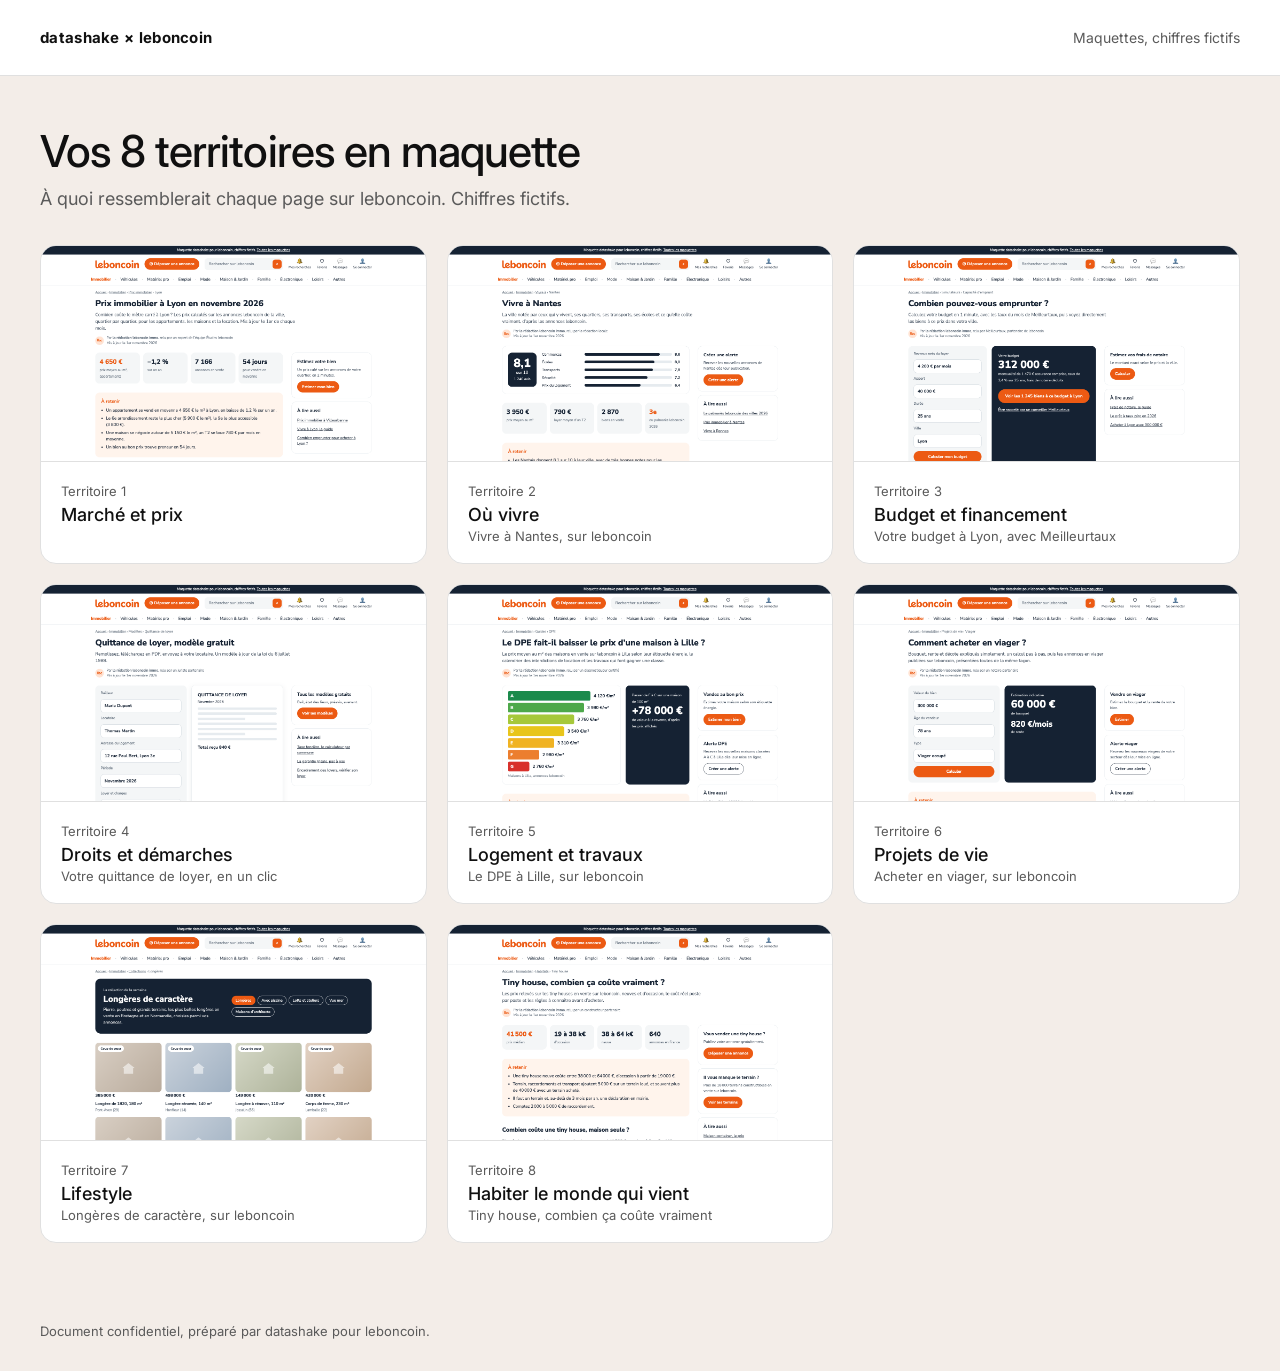
<file: index.html>
<!doctype html><html lang="fr"><head><meta charset="utf-8"><meta name="viewport" content="width=device-width,initial-scale=1"><meta name="robots" content="noindex,nofollow"><title>Maquettes leboncoin immo</title><link rel="preconnect" href="https://fonts.googleapis.com"><link href="https://fonts.googleapis.com/css2?family=Inter:wght@400;500;600&display=swap" rel="stylesheet"><style>*{box-sizing:border-box;margin:0}body{font-family:Inter,system-ui,sans-serif;background:#F3EDE8;color:#101010}
header{padding:28px 40px;display:flex;justify-content:space-between;align-items:center;border-bottom:1px solid #E0E0E0;background:#fff}
header b{font-size:15px;letter-spacing:.02em}header span{font-size:14px;color:#5A5A5A}
main{max-width:1440px;margin:0 auto;padding:48px 40px}h1{font-size:44px;font-weight:500;letter-spacing:-.02em;margin-bottom:10px}
p.s{color:#5A5A5A;font-size:18px;margin-bottom:36px}.grid{display:grid;grid-template-columns:repeat(auto-fill,minmax(320px,1fr));gap:20px}
.card{display:block;background:#fff;border:1px solid #E0E0E0;border-radius:16px;overflow:hidden;text-decoration:none;color:inherit;transition:transform .15s}
.card:hover{transform:translateY(-3px)}.card img{width:100%;aspect-ratio:16/9;object-fit:cover;object-position:top;display:block;border-bottom:1px solid #E0E0E0}
.card div{padding:18px 20px}.card small{color:#5A5A5A;font-size:13px}.card h2{font-size:18px;font-weight:500;margin-top:4px}
.frame{background:#fff;border:1px solid #E0E0E0;border-radius:16px;padding:16px}.frame img{width:100%;display:block;border-radius:10px}
nav{display:flex;justify-content:space-between;margin-top:24px;font-size:15px}nav a{color:#101010}
footer{padding:32px 40px;color:#5A5A5A;font-size:13px}</style></head><body><header><b>datashake × leboncoin</b><span>Maquettes, chiffres fictifs</span></header><main><h1>Vos 8 territoires en maquette</h1><p class="s">À quoi ressemblerait chaque page sur leboncoin. Chiffres fictifs.</p><div class="grid"><a class="card" href="t1.html"><img src="img/t1.png" alt="Les prix de Lyon, sur leboncoin"><div><small>Territoire 1</small><h2>Marché et prix</h2></div></a><a class="card" href="t2.html"><img src="img/t2.png" alt="Vivre à Nantes, sur leboncoin"><div><small>Territoire 2</small><h2>Où vivre</h2><small>Vivre à Nantes, sur leboncoin</small></div></a><a class="card" href="t3.html"><img src="img/t3.png" alt="Votre budget à Lyon, avec Meilleurtaux"><div><small>Territoire 3</small><h2>Budget et financement</h2><small>Votre budget à Lyon, avec Meilleurtaux</small></div></a><a class="card" href="t4.html"><img src="img/t4.png" alt="Votre quittance de loyer, en un clic"><div><small>Territoire 4</small><h2>Droits et démarches</h2><small>Votre quittance de loyer, en un clic</small></div></a><a class="card" href="t5.html"><img src="img/t5.png" alt="Le DPE à Lille, sur leboncoin"><div><small>Territoire 5</small><h2>Logement et travaux</h2><small>Le DPE à Lille, sur leboncoin</small></div></a><a class="card" href="t6.html"><img src="img/t6.png" alt="Acheter en viager, sur leboncoin"><div><small>Territoire 6</small><h2>Projets de vie</h2><small>Acheter en viager, sur leboncoin</small></div></a><a class="card" href="t7.html"><img src="img/t7.png" alt="Longères de caractère, sur leboncoin"><div><small>Territoire 7</small><h2>Lifestyle</h2><small>Longères de caractère, sur leboncoin</small></div></a><a class="card" href="t8.html"><img src="img/t8.png" alt="Tiny house, combien ça coûte vraiment"><div><small>Territoire 8</small><h2>Habiter le monde qui vient</h2><small>Tiny house, combien ça coûte vraiment</small></div></a></div></main><footer>Document confidentiel, préparé par datashake pour leboncoin.</footer></body></html>
</file>
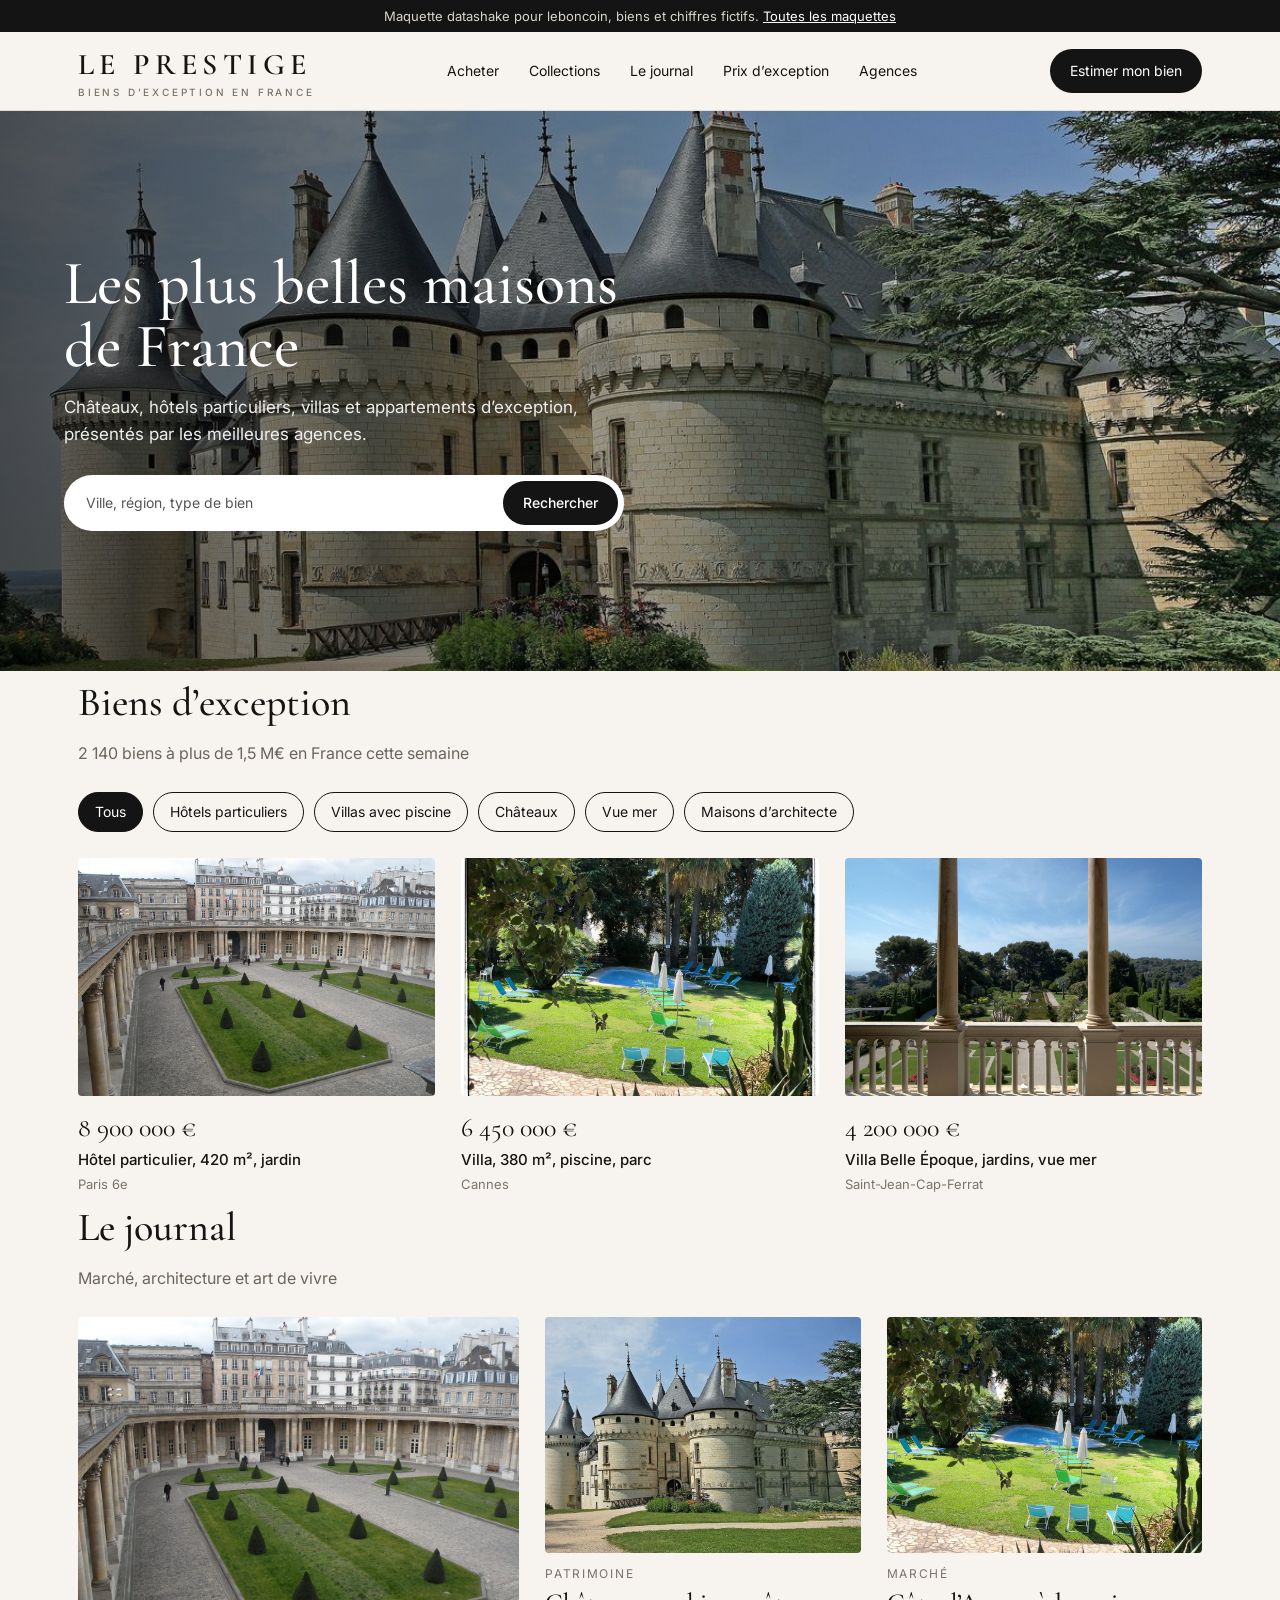
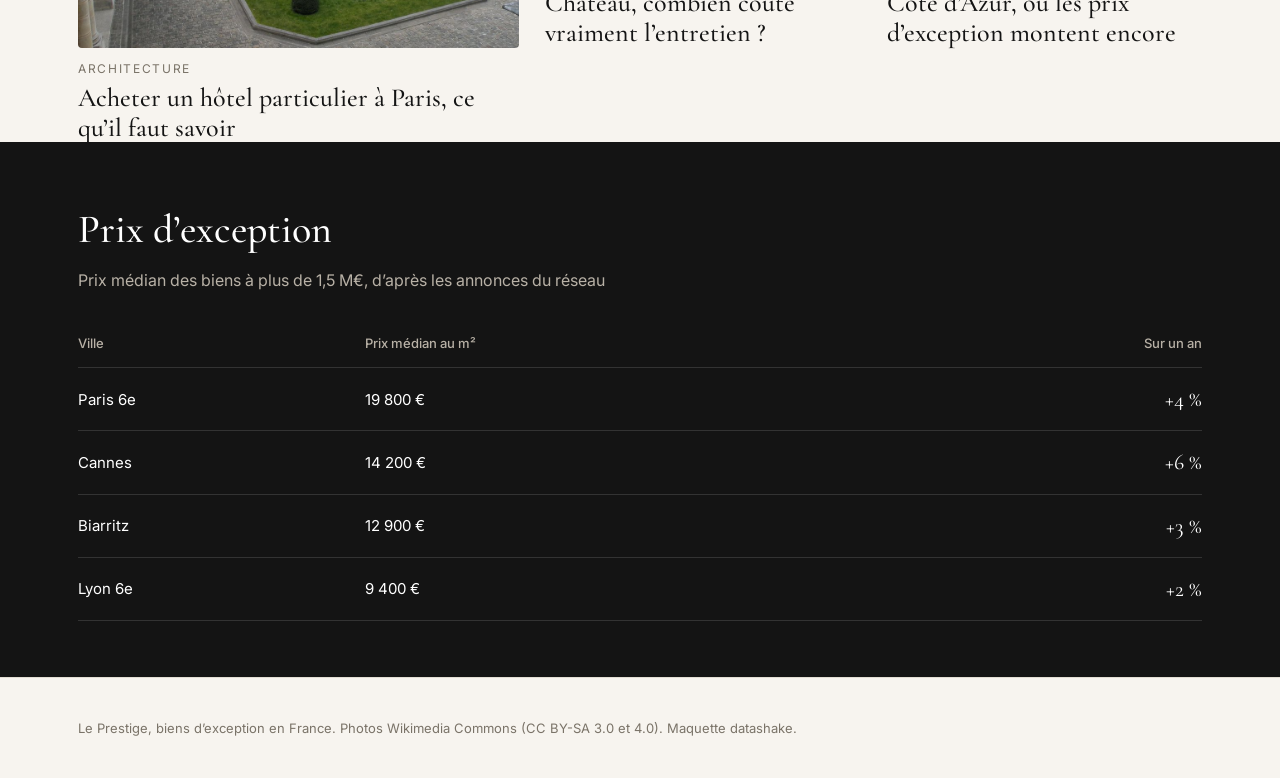
<file: prestige/index.html>
<!doctype html><html lang="fr"><head><meta charset="utf-8"><meta name="viewport" content="width=device-width,initial-scale=1"><meta name="robots" content="noindex,nofollow"><link href="https://fonts.googleapis.com/css2?family=Cormorant+Garamond:wght@500;600&family=Inter:wght@400;500&display=swap" rel="stylesheet"><link rel="stylesheet" href="style.css"><title>Le Prestige, biens d’exception en France</title></head><body><div class="proto">Maquette datashake pour leboncoin, biens et chiffres fictifs. <a href="../index.html">Toutes les maquettes</a></div><header><div class="wrap nav"><a href="index.html" style="text-decoration:none" class="brand">LE PRESTIGE<small>BIENS D’EXCEPTION EN FRANCE</small></a><nav class="menu"><a href="#">Acheter</a><a href="#">Collections</a><a href="#">Le journal</a><a href="#">Prix d’exception</a><a href="#">Agences</a></nav><a class="cta" href="#">Estimer mon bien</a></div></header>
<div class="hero"><img src="../img/prestige/p3.jpg" alt="Château au bord de la Loire"><div class="in"><h1>Les plus belles maisons de France</h1><p>Châteaux, hôtels particuliers, villas et appartements d’exception, présentés par les meilleures agences.</p><div class="search">Ville, région, type de bien<b>Rechercher</b></div></div></div>
<section class="wrap"><h2>Biens d’exception</h2><p class="sub">2 140 biens à plus de 1,5 M€ en France cette semaine</p>
<div class="chips"><a class="chip on" href="#">Tous</a><a class="chip" href="#">Hôtels particuliers</a><a class="chip" href="#">Villas avec piscine</a><a class="chip" href="#">Châteaux</a><a class="chip" href="#">Vue mer</a><a class="chip" href="#">Maisons d’architecte</a></div>
<div class="grid"><a class="bien" href="#" style="text-decoration:none"><img src="../img/prestige/p1.jpg" alt=""><div class="p">8 900 000 €</div><h3>Hôtel particulier, 420 m², jardin</h3><small>Paris 6e</small></a><a class="bien" href="#" style="text-decoration:none"><img src="../img/prestige/p2.jpg" alt=""><div class="p">6 450 000 €</div><h3>Villa, 380 m², piscine, parc</h3><small>Cannes</small></a><a class="bien" href="#" style="text-decoration:none"><img src="../img/prestige/p4.jpg" alt=""><div class="p">4 200 000 €</div><h3>Villa Belle Époque, jardins, vue mer</h3><small>Saint-Jean-Cap-Ferrat</small></a></div></section>
<section class="wrap"><h2>Le journal</h2><p class="sub">Marché, architecture et art de vivre</p><div class="journal"><a class="art" href="hotel-particulier-paris.html" style="text-decoration:none"><img src="../img/prestige/p1.jpg" alt=""><div class="t">Architecture</div><h3>Acheter un hôtel particulier à Paris, ce qu’il faut savoir</h3></a><a class="art" href="#" style="text-decoration:none"><img src="../img/prestige/p3.jpg" alt=""><div class="t">Patrimoine</div><h3>Château, combien coûte vraiment l’entretien ?</h3></a><a class="art" href="#" style="text-decoration:none"><img src="../img/prestige/p2.jpg" alt=""><div class="t">Marché</div><h3>Côte d’Azur, où les prix d’exception montent encore</h3></a></div></section>
<section class="baro"><div class="wrap"><h2>Prix d’exception</h2><p class="sub">Prix médian des biens à plus de 1,5 M€, d’après les annonces du réseau</p><table class="bt"><tr><th>Ville</th><th>Prix médian au m²</th><th style="text-align:right">Sur un an</th></tr><tr><td>Paris 6e</td><td>19 800 €</td><td class="n">+4 %</td></tr><tr><td>Cannes</td><td>14 200 €</td><td class="n">+6 %</td></tr><tr><td>Biarritz</td><td>12 900 €</td><td class="n">+3 %</td></tr><tr><td>Lyon 6e</td><td>9 400 €</td><td class="n">+2 %</td></tr></table></div></section>
<footer><div class="wrap">Le Prestige, biens d’exception en France. Photos Wikimedia Commons (CC BY-SA 3.0 et 4.0). Maquette datashake.</div></footer></body></html>
</file>
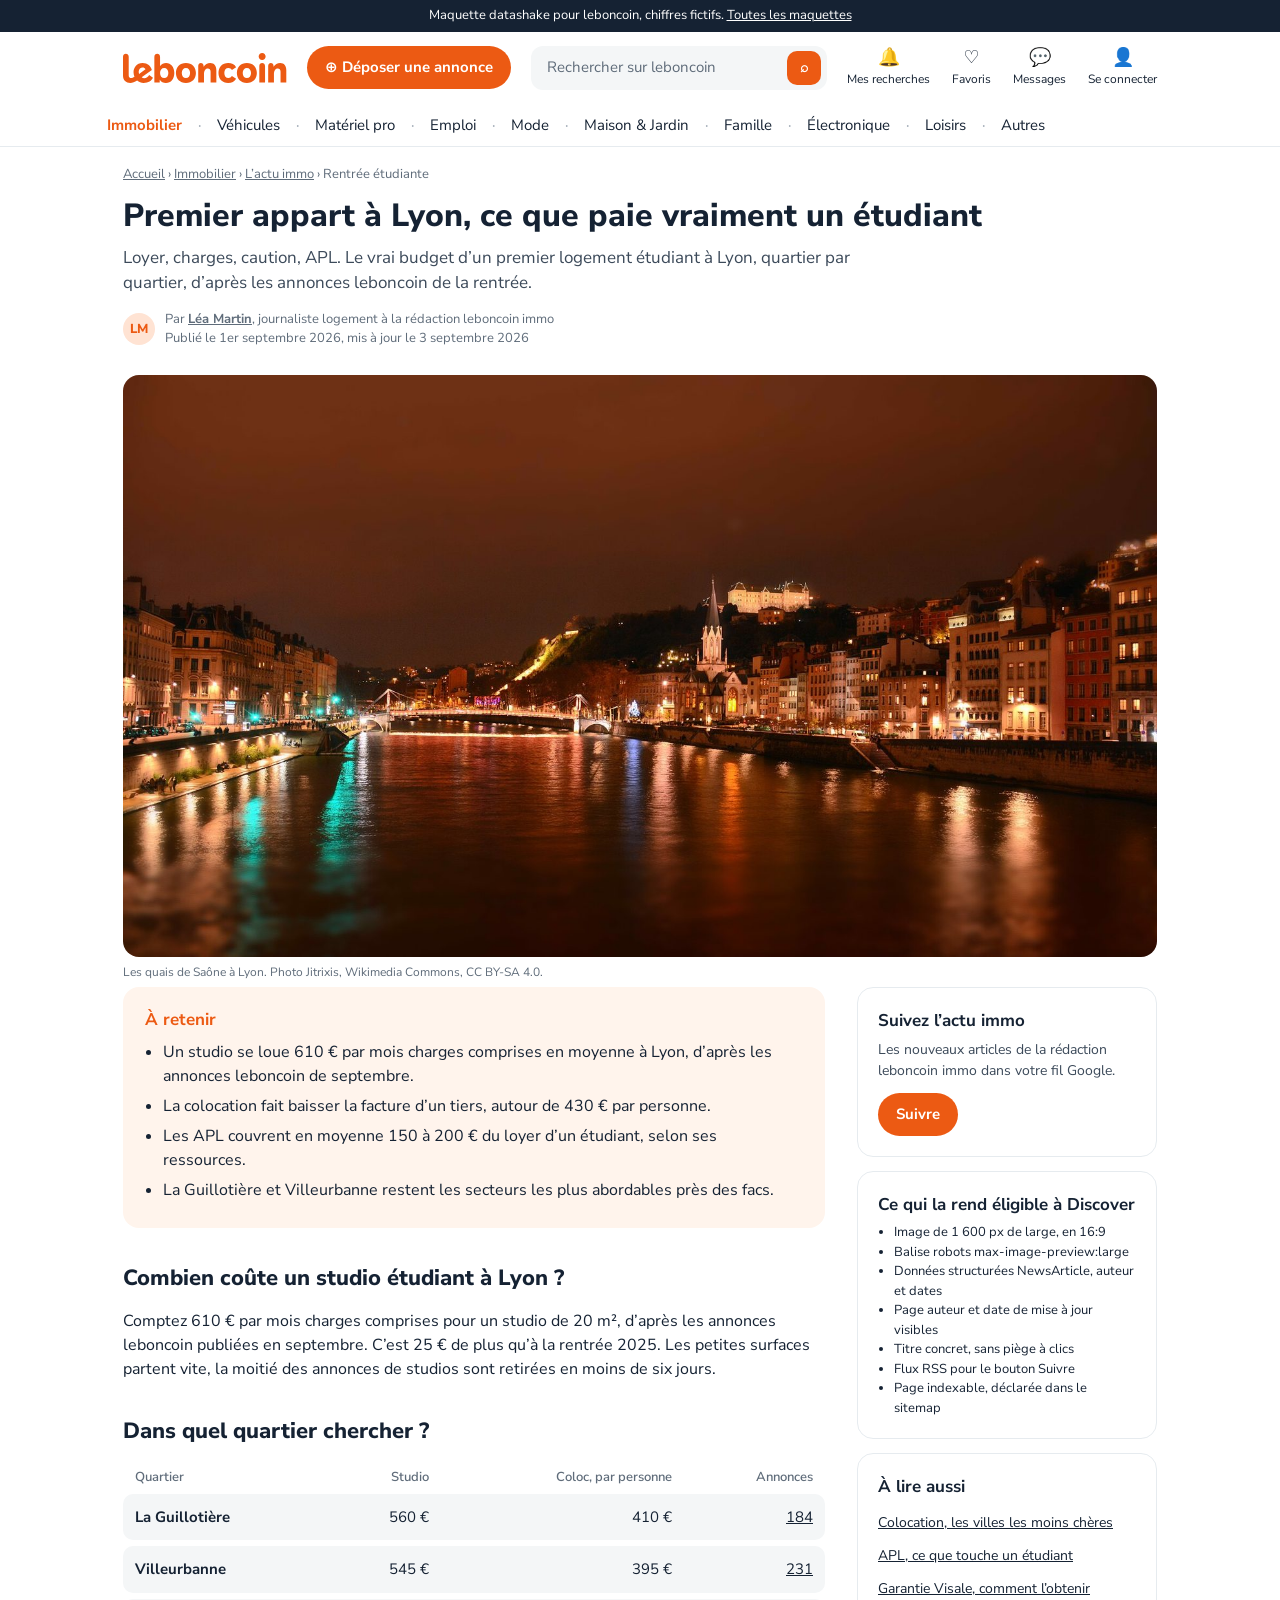
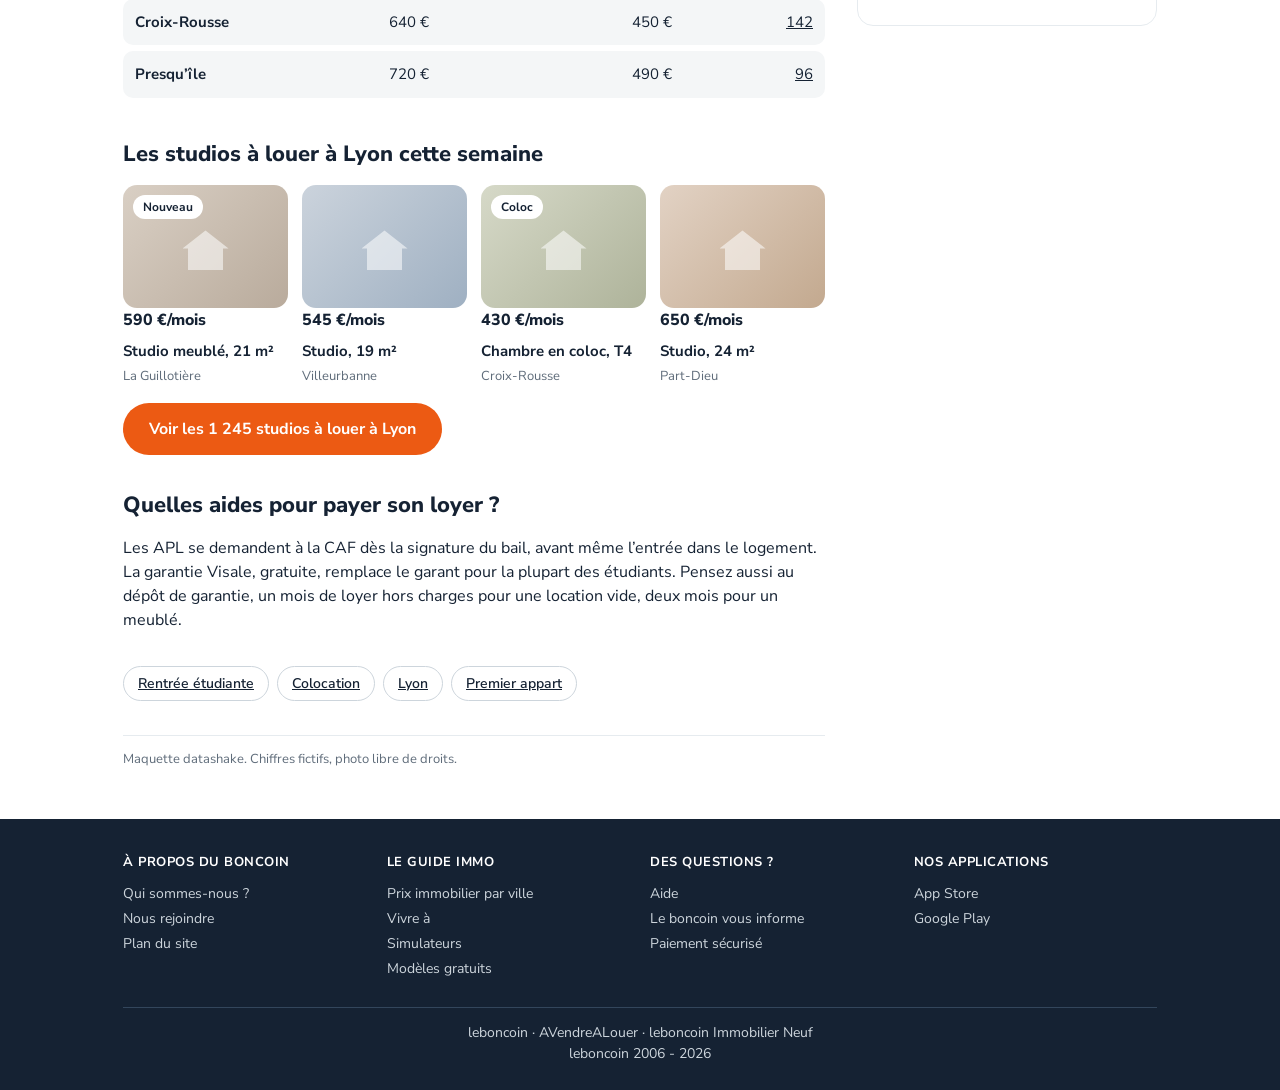
<file: discover.html>
<!doctype html><html lang="fr"><head><meta charset="utf-8"><meta name="viewport" content="width=device-width,initial-scale=1"><meta name="robots" content="noindex,nofollow">
<title>Premier appart à Lyon, ce que paie vraiment un étudiant | leboncoin immo</title>
<meta name="description" content="Loyer, charges, APL, colocation. Ce que coûte un premier appartement étudiant à Lyon quartier par quartier, d’après les annonces leboncoin.">
<!-- En production, robots = "index, follow, max-image-preview:large". Ici noindex car maquette. -->
<link rel="canonical" href="https://www.leboncoin.fr/service/immobilier/actu/premier-appart-lyon-etudiant">
<link rel="alternate" type="application/rss+xml" title="leboncoin immo, l’actu" href="https://www.leboncoin.fr/service/immobilier/actu/rss.xml">
<meta property="og:type" content="article"><meta property="og:title" content="Premier appart à Lyon, ce que paie vraiment un étudiant"><meta property="og:image" content="img/discover-lyon.jpg"><meta property="og:image:width" content="1600"><meta property="og:image:height" content="900">
<meta property="article:published_time" content="2026-09-01T08:00:00+02:00"><meta property="article:modified_time" content="2026-09-03T09:30:00+02:00">
<script type="application/ld+json">{"@context":"https://schema.org","@type":"NewsArticle","headline":"Premier appart à Lyon, ce que paie vraiment un étudiant","image":["img/discover-lyon.jpg"],"datePublished":"2026-09-01T08:00:00+02:00","dateModified":"2026-09-03T09:30:00+02:00","author":{"@type":"Person","name":"Léa Martin","url":"https://www.leboncoin.fr/service/immobilier/auteurs/lea-martin"},"publisher":{"@type":"Organization","name":"leboncoin"}}</script><link rel="preconnect" href="https://fonts.googleapis.com"><link href="https://fonts.googleapis.com/css2?family=Nunito+Sans:wght@400;600;700;800&display=swap" rel="stylesheet"><link rel="stylesheet" href="style.css"></head><body>
<div class="proto">Maquette datashake pour leboncoin, chiffres fictifs. <a href="index.html">Toutes les maquettes</a></div>
<header class="top"><div class="wrap row"><svg width="164" height="30" viewBox="0 0 164 30" xmlns="http://www.w3.org/2000/svg"  class="logo"><path fill="currentColor" fill-rule="evenodd" clip-rule="evenodd" d="M41.1935 25.077C43.7647 25.0728 45.3528 23.0338 45.3528 20.0045C45.3528 16.9725 43.769 14.9392 41.2007 14.9392C38.6323 14.9392 37.0556 16.9653 37.0556 20.0045C37.0556 23.0409 38.6295 25.0728 41.1935 25.077ZM43.1198 10.0236C48.0211 10.0236 51.2529 14.2472 51.3242 19.9332C51.3242 25.712 47.9426 29.9926 42.9842 29.9926C40.4887 30.0482 38.1457 28.7954 36.8059 26.6894H36.7274V29.6216H31.3482V3.88099C31.3482 1.91906 32.6538 0.691957 34.2019 0.691957C35.75 0.691957 37.0556 1.91906 37.0556 3.88099V13.0557H37.1341C38.5174 11.1316 40.7505 10.0008 43.1198 10.0236ZM62.9246 25.077C65.5001 25.077 67.0697 23.0366 67.0697 20.0045C67.0697 16.9725 65.5001 14.9392 62.9246 14.9392C60.3492 14.9392 58.7796 16.9653 58.7796 20.0045C58.7796 23.0438 60.3492 25.077 62.9246 25.077ZM62.9246 10.0236C68.9888 10.0236 72.9127 14.1687 72.9127 20.0117C72.9127 25.8547 68.9959 29.9997 62.9246 29.9997C56.8533 29.9997 52.9366 25.8547 52.9366 20.0117C52.9366 14.1687 56.8533 10.0236 62.9246 10.0236ZM139.155 10.0239C140.724 10.0239 142.03 11.251 142.058 13.213V29.6219H136.301V13.213C136.301 11.251 137.579 10.0239 139.155 10.0239ZM139.155 0C141.086 0 142.65 1.56527 142.65 3.49581C142.65 5.42636 141.086 6.99163 139.155 6.99163H139.153C137.223 6.99091 135.658 5.42564 135.659 3.4951C135.659 1.56455 137.225 0 139.155 0ZM157.162 10.0239C161.158 10.0239 163.304 12.8627 163.304 17.1654V29.6219H157.547V18.7777C157.547 16.245 156.355 15.4032 154.858 15.4032C152.631 15.4032 150.941 17.2795 150.941 21.2747V29.6219H145.183V13.0346C145.183 11.1511 146.417 10.0382 147.873 10.0382C149.329 10.0382 150.555 11.1511 150.555 13.0346V13.748H150.634C152 11.4408 154.481 10.0254 157.162 10.0239ZM123.866 25.077C126.441 25.077 128.018 23.0366 128.018 20.0045C128.018 16.9725 126.435 14.9392 123.866 14.9392C121.298 14.9392 119.721 16.9653 119.721 20.0045C119.721 23.0438 121.298 25.077 123.866 25.077ZM123.866 10.0236C129.938 10.0236 133.854 14.1687 133.854 20.0117C133.854 25.8547 129.938 29.9997 123.866 29.9997C117.795 29.9997 113.878 25.8547 113.878 20.0117C113.878 14.1687 117.802 10.0236 123.866 10.0236ZM105.36 15.0179C102.863 15.0179 101.329 16.8586 101.329 20.012C101.329 23.1653 102.863 25.006 105.36 25.006C106.791 25.0645 108.137 24.3254 108.855 23.0869H108.927L113.115 25.7765C111.659 28.6159 108.619 30 105.166 30C99.1744 30 95.4859 25.8543 95.4859 20.012C95.4859 14.169 99.1744 10.0239 105.166 10.0239C108.619 10.0239 111.688 11.3937 113.115 14.2474L108.927 16.9364H108.855C108.137 15.6978 106.791 14.9594 105.36 15.0179ZM87.1959 10.0239C91.1911 10.0239 93.3379 12.8627 93.3528 17.1654V29.6219H87.5954V18.7777C87.5954 16.245 86.404 15.4032 84.9058 15.4032C82.6799 15.4032 80.9891 17.2795 80.9891 21.2747V29.6219H75.2246V13.0203C75.2246 11.1369 76.4374 10.0382 77.8999 10.0382C79.3625 10.0382 80.5896 11.1511 80.5896 13.0346V13.748H80.668C82.0328 11.4394 84.5141 10.0239 87.1959 10.0239ZM15.6884 18.87C15.7055 19.6013 15.8353 20.3262 16.0736 21.0182L22.4945 16.2589C21.9138 15.1873 20.773 14.5402 19.5552 14.5895C17.7359 14.5895 15.6884 15.9592 15.6884 18.87ZM21.2674 25.2909C23.3485 25.1718 25.2148 23.9689 26.1829 22.124L29.9713 24.8629C28.523 27.8093 25.5694 29.9924 20.5754 29.9924C18.2125 29.9882 15.9309 29.1263 14.1545 27.5668C11.6432 29.2362 9.5029 29.9496 7.36261 29.9496C3.04635 29.9496 0 27.0602 0 22.7226V3.83091C0 1.87611 1.29844 0.649008 2.85373 0.649008C4.40901 0.649008 5.70745 1.87611 5.70745 3.83091V22.2446C5.70745 24.0995 6.52076 25.0983 8.22586 25.0983C9.15332 25.0983 10.1593 24.5632 11.4648 23.8498C10.8413 22.3666 10.526 20.7721 10.5374 19.1626C10.5374 15.0889 13.441 10.0242 19.5409 10.0242C24.8274 10.0242 27.6669 13.0984 28.8512 16.958L18.6705 24.2643C19.3689 24.9328 20.3007 25.3016 21.2674 25.2909Z"></path></svg><a class="btn btn-main" href="#">⊕ Déposer une annonce</a><div class="search"><span>Rechercher sur leboncoin</span><b>⌕</b></div>
<div class="icons"><div><i>🔔</i>Mes recherches</div><div><i>♡</i>Favoris</div><div><i>💬</i>Messages</div><div><i>👤</i>Se connecter</div></div></div>
<div class="wrap cats"><span class="on">Immobilier</span><span>Véhicules</span><span>Matériel pro</span><span>Emploi</span><span>Mode</span><span>Maison &amp; Jardin</span><span>Famille</span><span>Électronique</span><span>Loisirs</span><span>Autres</span></div></header>
<main class="wrap"><div class="crumb"><a href="#">Accueil</a> › <a href="#">Immobilier</a> › <a href="#">L’actu immo</a> › Rentrée étudiante</div>
<h1>Premier appart à Lyon, ce que paie vraiment un étudiant</h1>
<p class="lead">Loyer, charges, caution, APL. Le vrai budget d’un premier logement étudiant à Lyon, quartier par quartier, d’après les annonces leboncoin de la rentrée.</p>
<div class="byline"><div class="av">LM</div><div>Par <a href="#"><b>Léa Martin</b></a>, journaliste logement à la rédaction leboncoin immo<br>Publié le 1er septembre 2026, mis à jour le 3 septembre 2026</div></div>
<figure style="margin:18px 0 6px"><img src="img/discover-lyon.jpg" width="1600" height="900" alt="Les quais de Saône à Lyon, le soir" style="width:100%;height:auto;border-radius:16px;display:block"><figcaption style="font-size:12px;color:#5f6c7a;margin-top:6px">Les quais de Saône à Lyon. Photo Jitrixis, Wikimedia Commons, CC BY-SA 4.0.</figcaption></figure>
<div class="layout"><div>
<section class="retenir"><h3>À retenir</h3><ul><li>Un studio se loue 610 € par mois charges comprises en moyenne à Lyon, d’après les annonces leboncoin de septembre.</li><li>La colocation fait baisser la facture d’un tiers, autour de 430 € par personne.</li><li>Les APL couvrent en moyenne 150 à 200 € du loyer d’un étudiant, selon ses ressources.</li><li>La Guillotière et Villeurbanne restent les secteurs les plus abordables près des facs.</li></ul></section>
<section><h2>Combien coûte un studio étudiant à Lyon ?</h2><p>Comptez 610 € par mois charges comprises pour un studio de 20 m², d’après les annonces leboncoin publiées en septembre. C’est 25 € de plus qu’à la rentrée 2025. Les petites surfaces partent vite, la moitié des annonces de studios sont retirées en moins de six jours.</p></section>
<section><h2>Dans quel quartier chercher ?</h2><table><tr><th>Quartier</th><th class="num">Studio</th><th class="num">Coloc, par personne</th><th class="num">Annonces</th></tr><tr><td>La Guillotière</td><td class="num">560 €</td><td class="num">410 €</td><td class="num"><a href="#">184</a></td></tr><tr><td>Villeurbanne</td><td class="num">545 €</td><td class="num">395 €</td><td class="num"><a href="#">231</a></td></tr><tr><td>Croix-Rousse</td><td class="num">640 €</td><td class="num">450 €</td><td class="num"><a href="#">142</a></td></tr><tr><td>Presqu’île</td><td class="num">720 €</td><td class="num">490 €</td><td class="num"><a href="#">96</a></td></tr></table></section>
<section><h2>Les studios à louer à Lyon cette semaine</h2><div class="ads"><a class="ad" href="#"><div class="ph" style="--a:#d9cfc4;--b:#b9ab9c"><span class="badge">Nouveau</span></div><div class="p">590 €/mois</div><h3>Studio meublé, 21 m²</h3><small>La Guillotière</small></a><a class="ad" href="#"><div class="ph" style="--a:#cbd3dc;--b:#9fb0c2"></div><div class="p">545 €/mois</div><h3>Studio, 19 m²</h3><small>Villeurbanne</small></a><a class="ad" href="#"><div class="ph" style="--a:#d6d9c8;--b:#aeb39a"><span class="badge">Coloc</span></div><div class="p">430 €/mois</div><h3>Chambre en coloc, T4</h3><small>Croix-Rousse</small></a><a class="ad" href="#"><div class="ph" style="--a:#e2d2c4;--b:#c3a98f"></div><div class="p">650 €/mois</div><h3>Studio, 24 m²</h3><small>Part-Dieu</small></a></div><p style="margin-top:16px"><a class="btn btn-main btn-lg" href="#">Voir les 1 245 studios à louer à Lyon</a></p></section>
<section><h2>Quelles aides pour payer son loyer ?</h2><p>Les APL se demandent à la CAF dès la signature du bail, avant même l’entrée dans le logement. La garantie Visale, gratuite, remplace le garant pour la plupart des étudiants. Pensez aussi au dépôt de garantie, un mois de loyer hors charges pour une location vide, deux mois pour un meublé.</p></section>
<section><div class="chips"><a class="chip" href="#">Rentrée étudiante</a><a class="chip" href="#">Colocation</a><a class="chip" href="#">Lyon</a><a class="chip" href="#">Premier appart</a></div></section>
<p class="method">Maquette datashake. Chiffres fictifs, photo libre de droits.</p>
</div><aside class="side"><div class="card"><h3>Suivez l’actu immo</h3><p>Les nouveaux articles de la rédaction leboncoin immo dans votre fil Google.</p><a class="btn btn-main" href="#">Suivre</a></div>
<div class="card"><h3>Ce qui la rend éligible à Discover</h3><ul style="font-size:13px;line-height:1.5;margin:6px 0 0 16px;color:#152233"><li>Image de 1 600 px de large, en 16:9</li><li>Balise robots max-image-preview:large</li><li>Données structurées NewsArticle, auteur et dates</li><li>Page auteur et date de mise à jour visibles</li><li>Titre concret, sans piège à clics</li><li>Flux RSS pour le bouton Suivre</li><li>Page indexable, déclarée dans le sitemap</li></ul></div>
<div class="card links"><h3>À lire aussi</h3><a href=#>Colocation, les villes les moins chères</a><a href=#>APL, ce que touche un étudiant</a><a href=#>Garantie Visale, comment l’obtenir</a></div></aside></div></main><footer class="site"><div class="wrap"><div class="cols">
<div><h4>À propos du boncoin</h4><p>Qui sommes-nous ?</p><p>Nous rejoindre</p><p>Plan du site</p></div>
<div><h4>Le guide immo</h4><p>Prix immobilier par ville</p><p>Vivre à</p><p>Simulateurs</p><p>Modèles gratuits</p></div>
<div><h4>Des questions ?</h4><p>Aide</p><p>Le boncoin vous informe</p><p>Paiement sécurisé</p></div>
<div><h4>Nos applications</h4><p>App Store</p><p>Google Play</p></div></div>
<div class="sis">leboncoin · AVendreALouer · leboncoin Immobilier Neuf<br>leboncoin 2006 - 2026</div></div></footer></body></html>
</file>
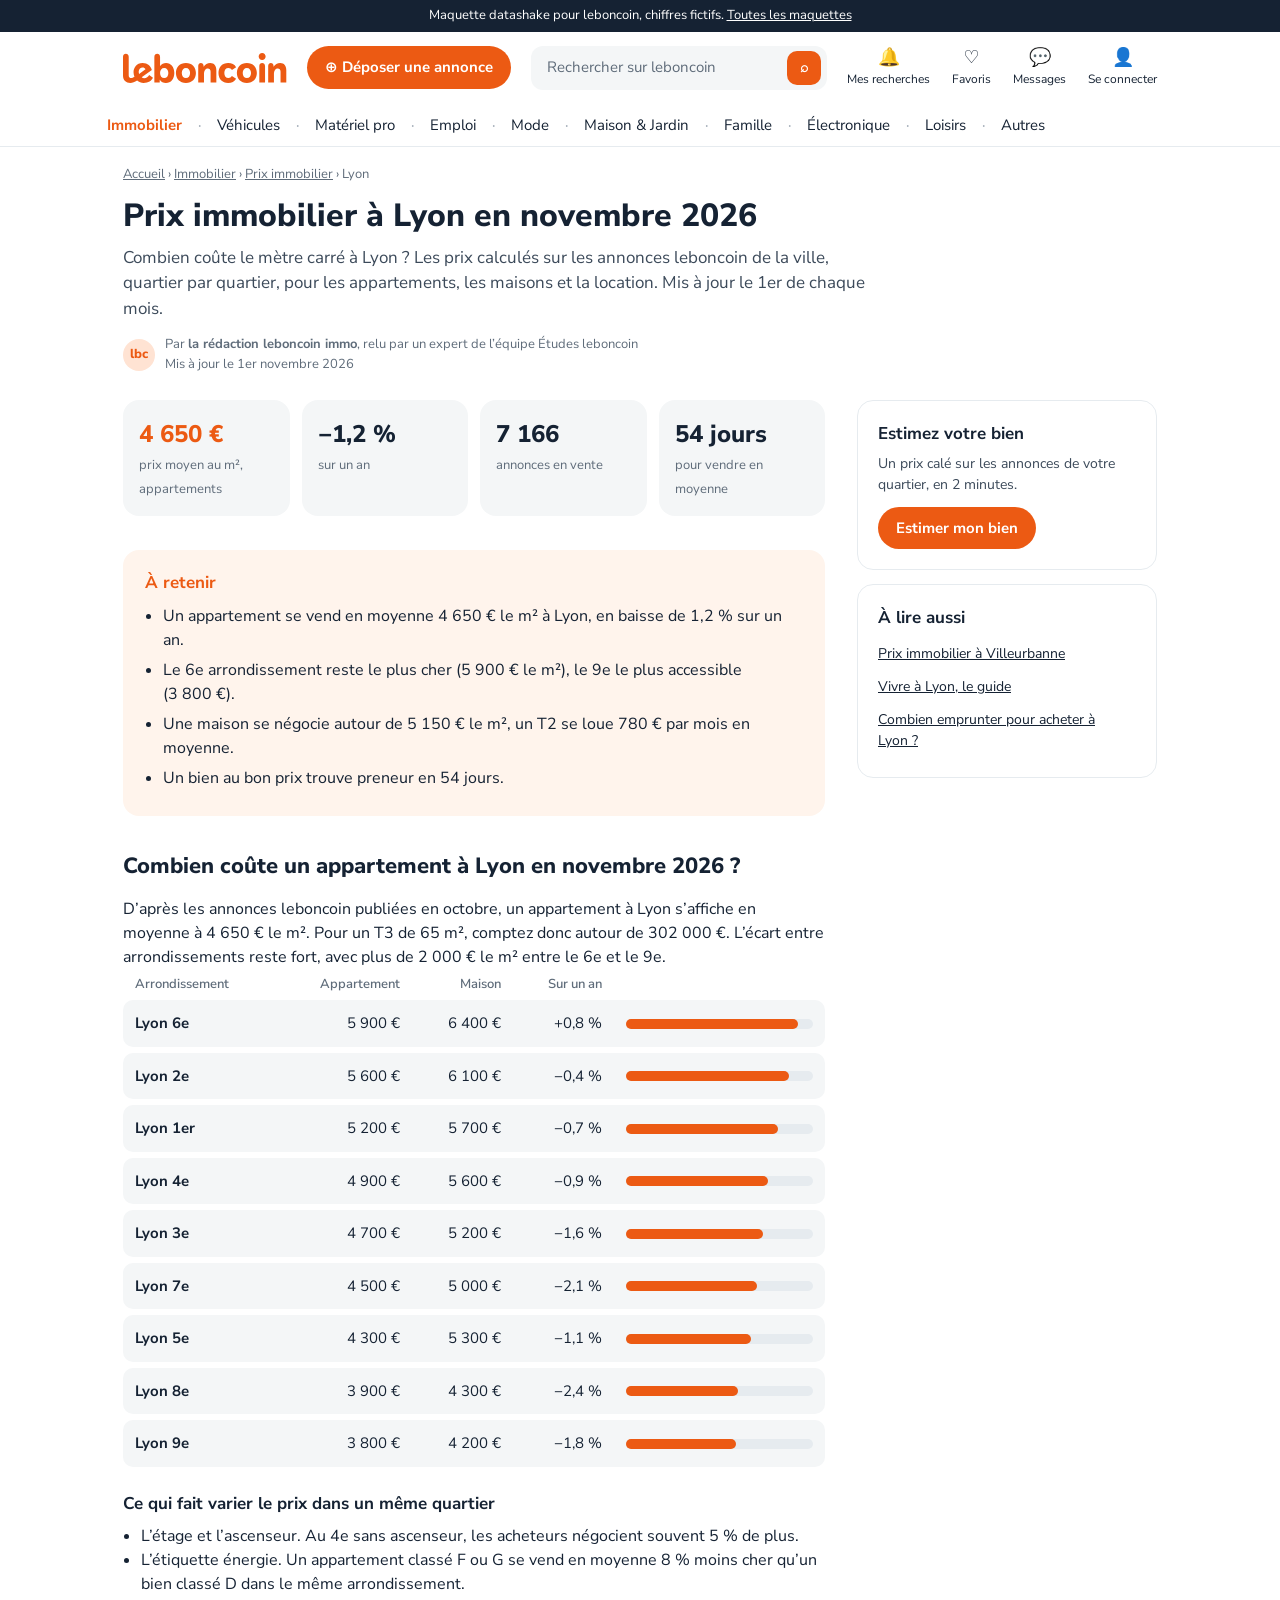
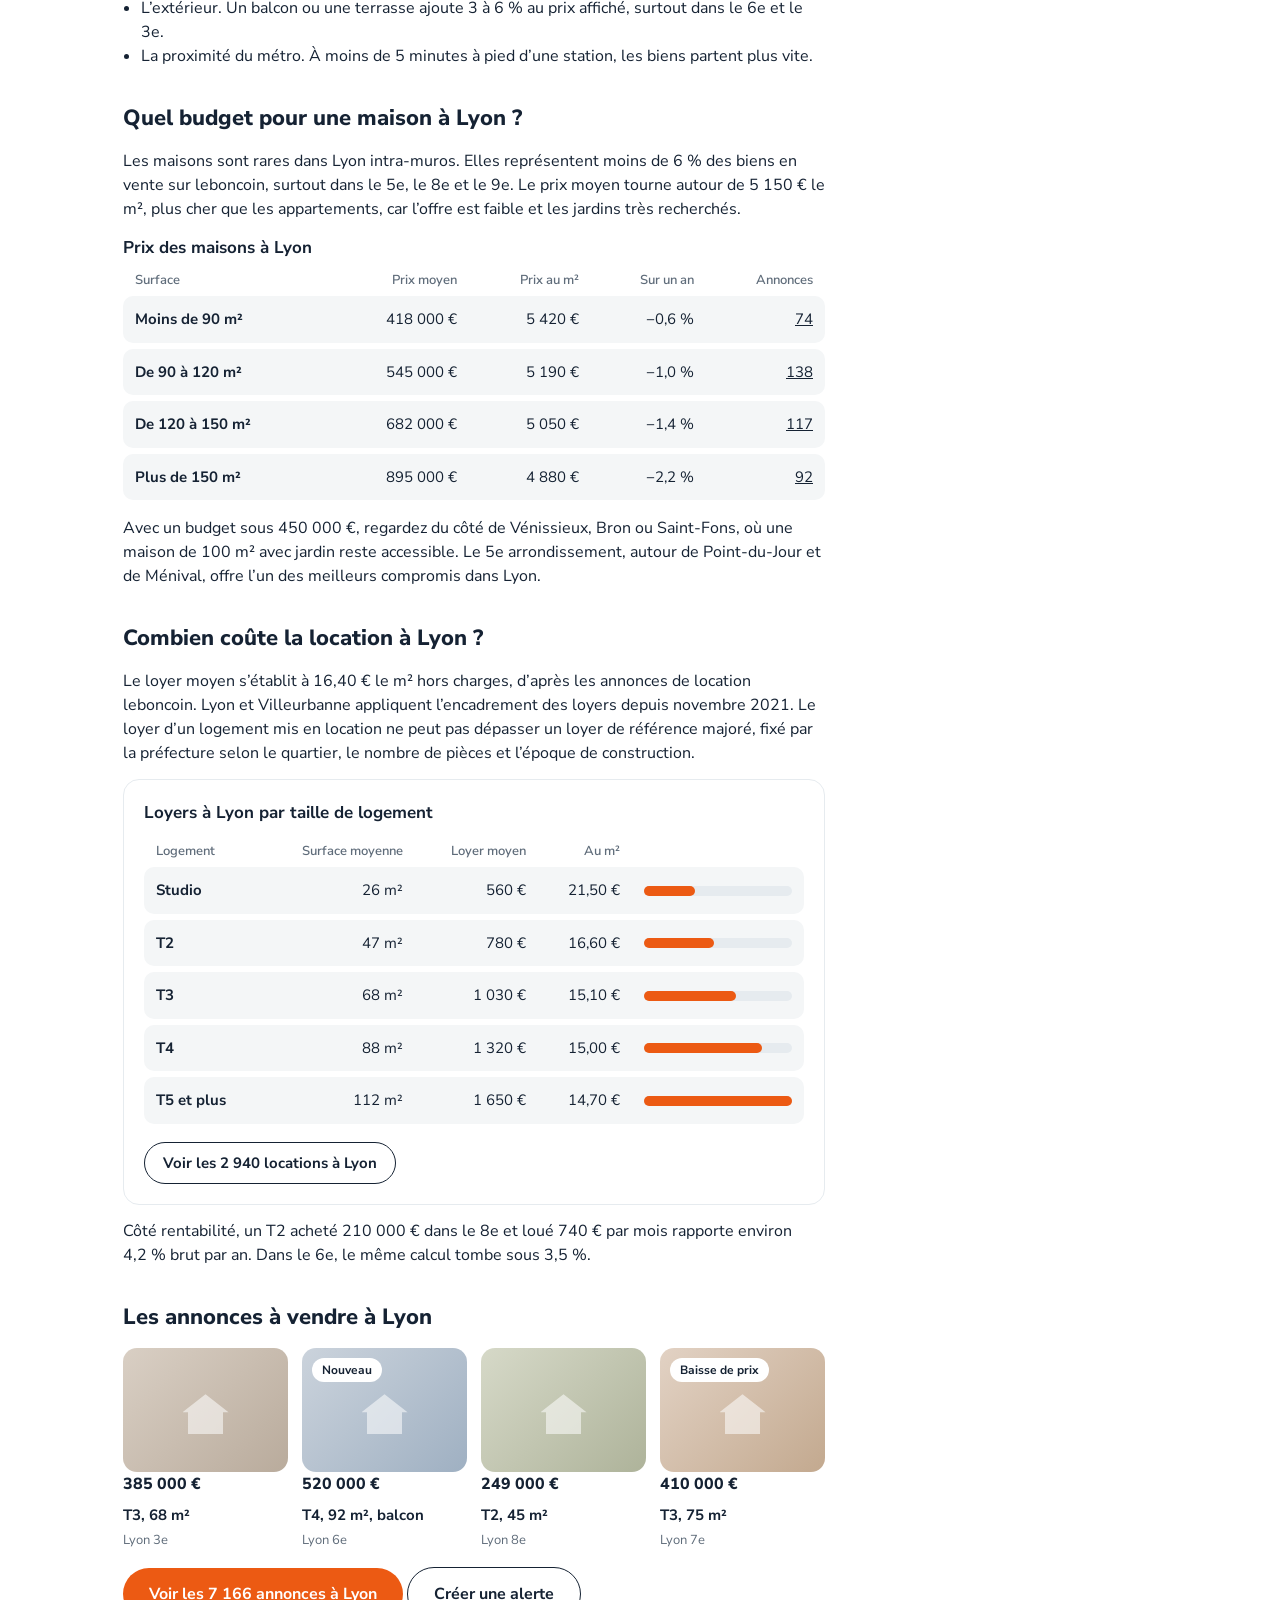
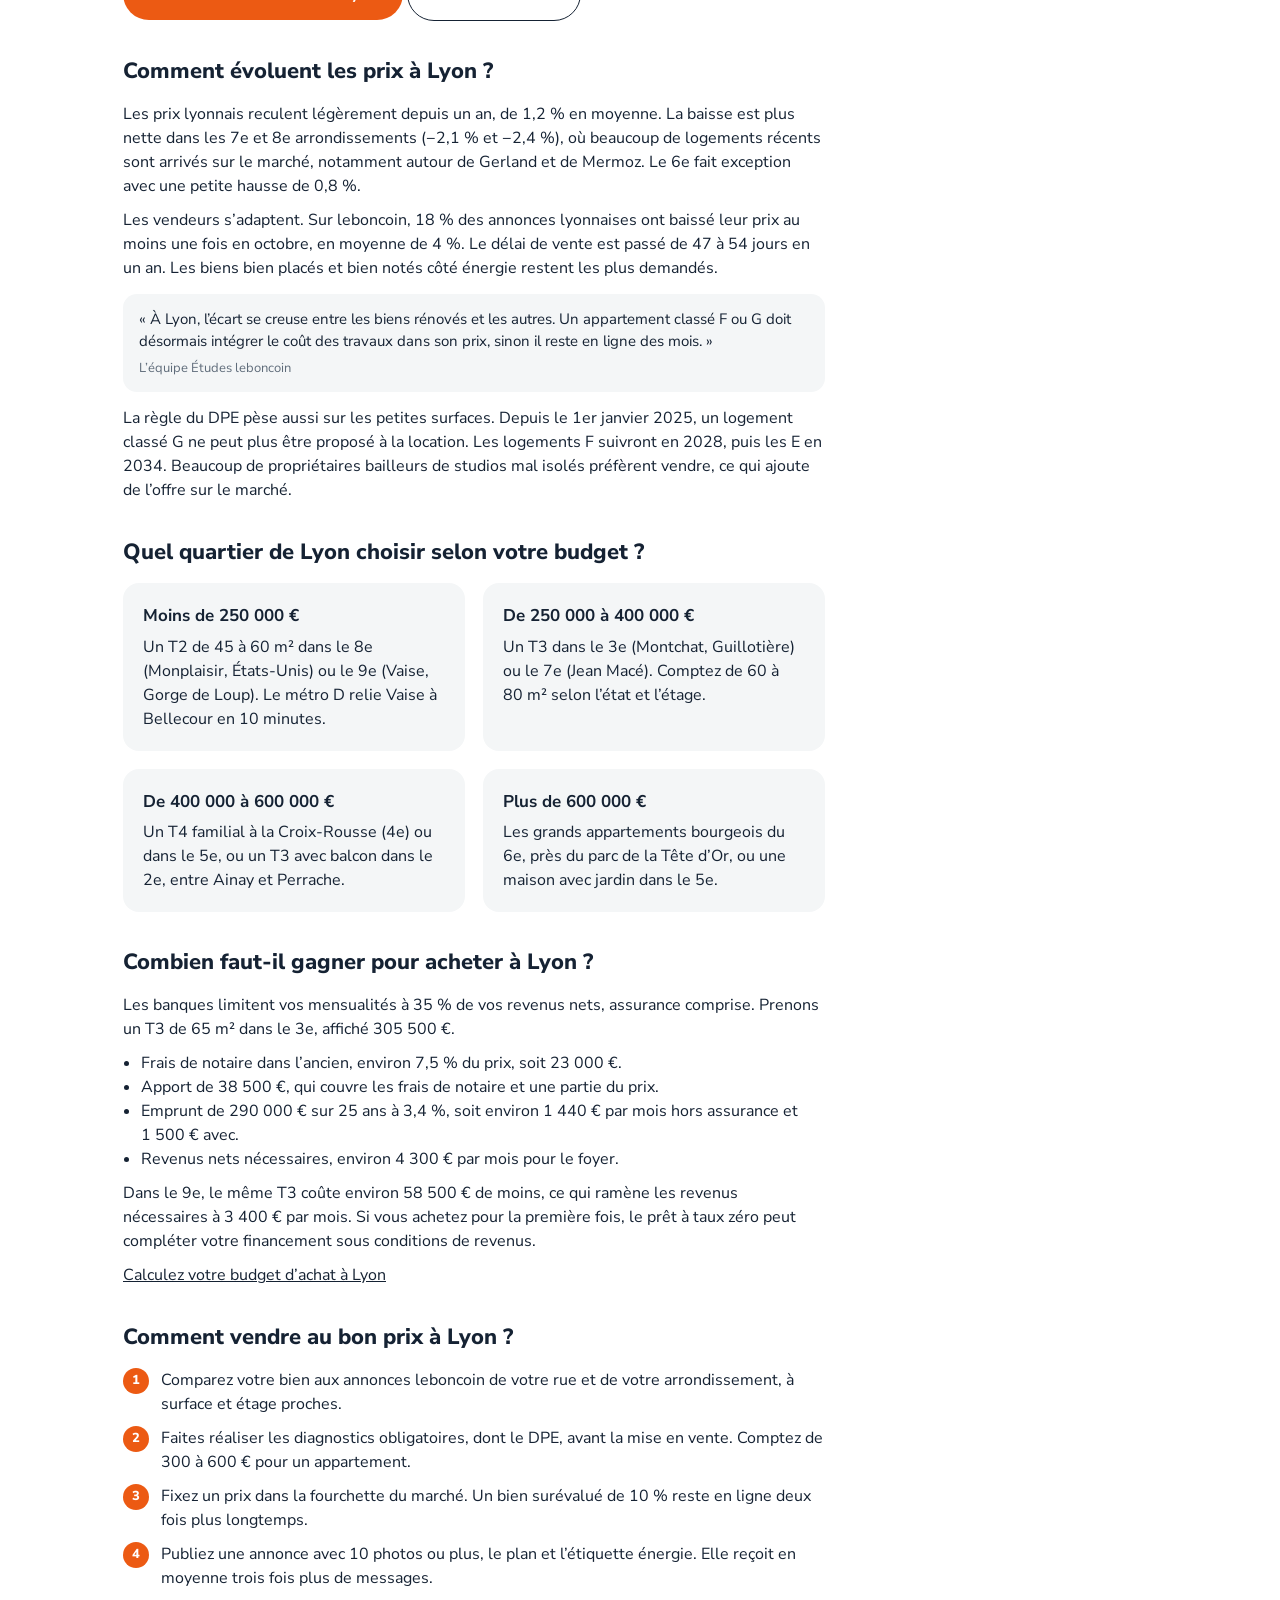
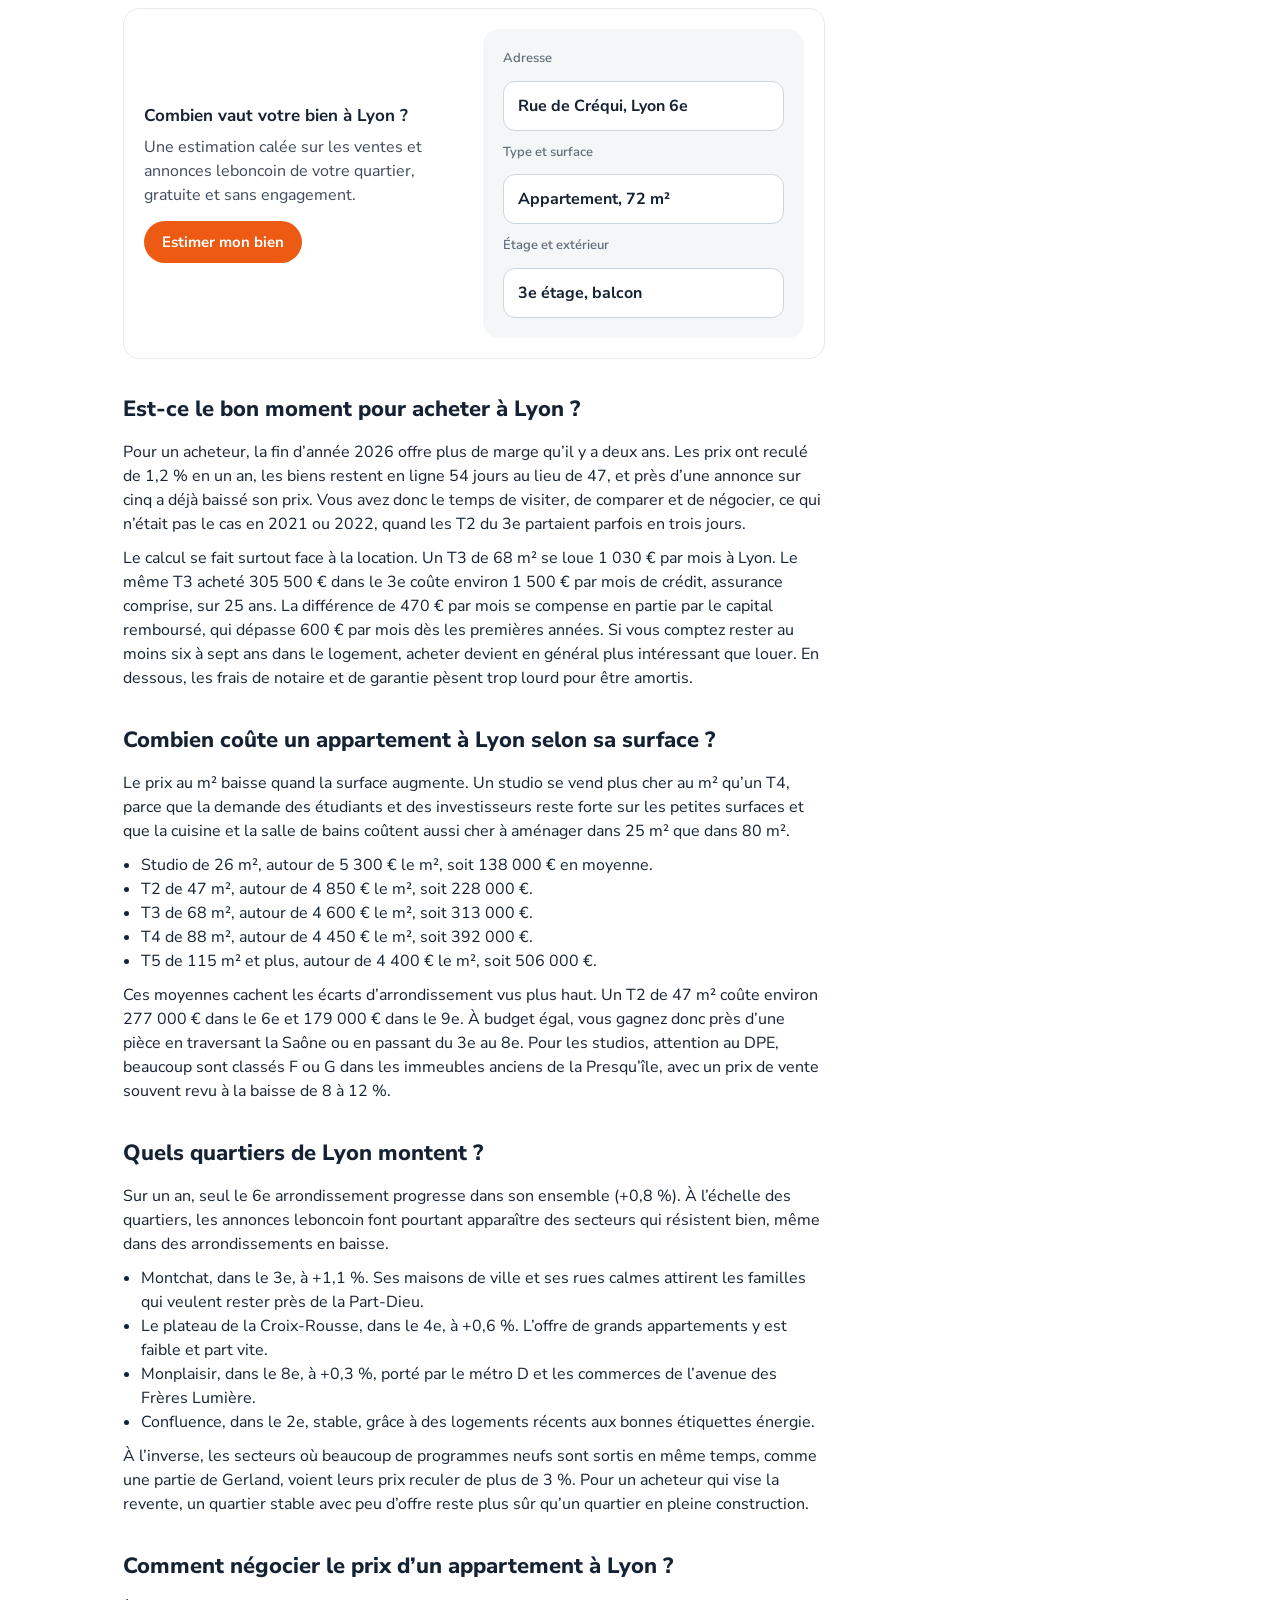
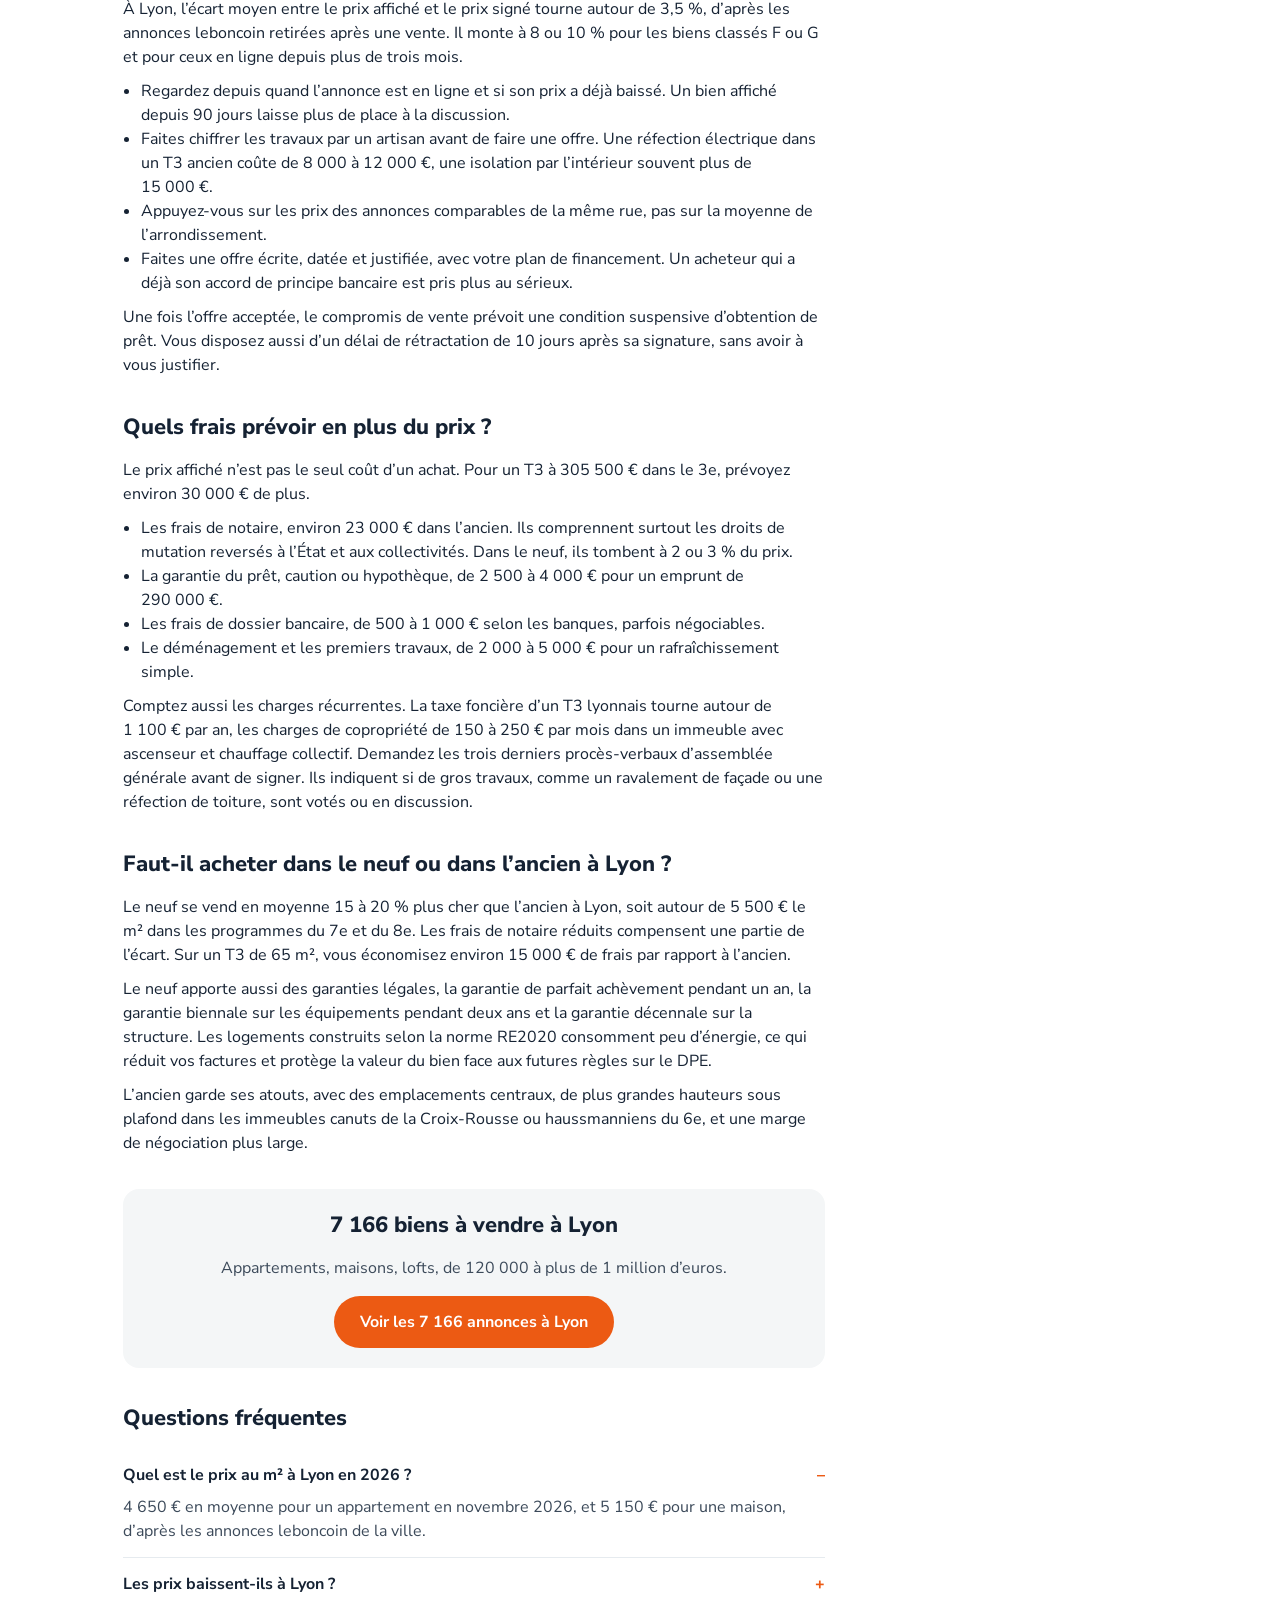
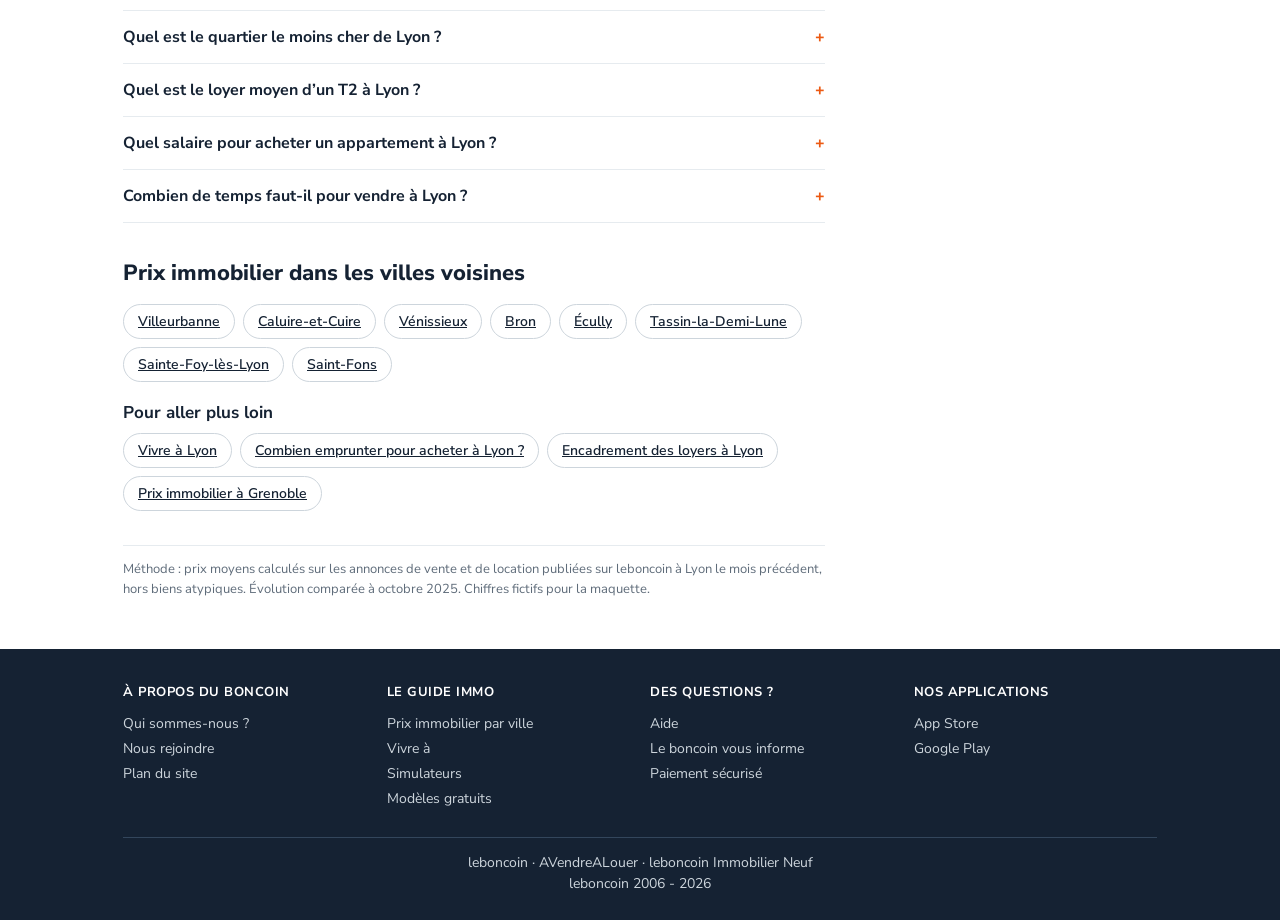
<file: t1.html>
<!doctype html><html lang="fr"><head><meta charset="utf-8"><meta name="viewport" content="width=device-width,initial-scale=1"><meta name="robots" content="noindex,nofollow">
<title>Prix immobilier à Lyon en novembre 2026, prix au m² par quartier | leboncoin</title><link rel="preconnect" href="https://fonts.googleapis.com"><link href="https://fonts.googleapis.com/css2?family=Nunito+Sans:wght@400;600;700;800&display=swap" rel="stylesheet"><link rel="stylesheet" href="style.css"></head><body>
<div class="proto">Maquette datashake pour leboncoin, chiffres fictifs. <a href="index.html">Toutes les maquettes</a></div>
<header class="top"><div class="wrap row"><svg width="164" height="30" viewBox="0 0 164 30" xmlns="http://www.w3.org/2000/svg"  class="logo"><path fill="currentColor" fill-rule="evenodd" clip-rule="evenodd" d="M41.1935 25.077C43.7647 25.0728 45.3528 23.0338 45.3528 20.0045C45.3528 16.9725 43.769 14.9392 41.2007 14.9392C38.6323 14.9392 37.0556 16.9653 37.0556 20.0045C37.0556 23.0409 38.6295 25.0728 41.1935 25.077ZM43.1198 10.0236C48.0211 10.0236 51.2529 14.2472 51.3242 19.9332C51.3242 25.712 47.9426 29.9926 42.9842 29.9926C40.4887 30.0482 38.1457 28.7954 36.8059 26.6894H36.7274V29.6216H31.3482V3.88099C31.3482 1.91906 32.6538 0.691957 34.2019 0.691957C35.75 0.691957 37.0556 1.91906 37.0556 3.88099V13.0557H37.1341C38.5174 11.1316 40.7505 10.0008 43.1198 10.0236ZM62.9246 25.077C65.5001 25.077 67.0697 23.0366 67.0697 20.0045C67.0697 16.9725 65.5001 14.9392 62.9246 14.9392C60.3492 14.9392 58.7796 16.9653 58.7796 20.0045C58.7796 23.0438 60.3492 25.077 62.9246 25.077ZM62.9246 10.0236C68.9888 10.0236 72.9127 14.1687 72.9127 20.0117C72.9127 25.8547 68.9959 29.9997 62.9246 29.9997C56.8533 29.9997 52.9366 25.8547 52.9366 20.0117C52.9366 14.1687 56.8533 10.0236 62.9246 10.0236ZM139.155 10.0239C140.724 10.0239 142.03 11.251 142.058 13.213V29.6219H136.301V13.213C136.301 11.251 137.579 10.0239 139.155 10.0239ZM139.155 0C141.086 0 142.65 1.56527 142.65 3.49581C142.65 5.42636 141.086 6.99163 139.155 6.99163H139.153C137.223 6.99091 135.658 5.42564 135.659 3.4951C135.659 1.56455 137.225 0 139.155 0ZM157.162 10.0239C161.158 10.0239 163.304 12.8627 163.304 17.1654V29.6219H157.547V18.7777C157.547 16.245 156.355 15.4032 154.858 15.4032C152.631 15.4032 150.941 17.2795 150.941 21.2747V29.6219H145.183V13.0346C145.183 11.1511 146.417 10.0382 147.873 10.0382C149.329 10.0382 150.555 11.1511 150.555 13.0346V13.748H150.634C152 11.4408 154.481 10.0254 157.162 10.0239ZM123.866 25.077C126.441 25.077 128.018 23.0366 128.018 20.0045C128.018 16.9725 126.435 14.9392 123.866 14.9392C121.298 14.9392 119.721 16.9653 119.721 20.0045C119.721 23.0438 121.298 25.077 123.866 25.077ZM123.866 10.0236C129.938 10.0236 133.854 14.1687 133.854 20.0117C133.854 25.8547 129.938 29.9997 123.866 29.9997C117.795 29.9997 113.878 25.8547 113.878 20.0117C113.878 14.1687 117.802 10.0236 123.866 10.0236ZM105.36 15.0179C102.863 15.0179 101.329 16.8586 101.329 20.012C101.329 23.1653 102.863 25.006 105.36 25.006C106.791 25.0645 108.137 24.3254 108.855 23.0869H108.927L113.115 25.7765C111.659 28.6159 108.619 30 105.166 30C99.1744 30 95.4859 25.8543 95.4859 20.012C95.4859 14.169 99.1744 10.0239 105.166 10.0239C108.619 10.0239 111.688 11.3937 113.115 14.2474L108.927 16.9364H108.855C108.137 15.6978 106.791 14.9594 105.36 15.0179ZM87.1959 10.0239C91.1911 10.0239 93.3379 12.8627 93.3528 17.1654V29.6219H87.5954V18.7777C87.5954 16.245 86.404 15.4032 84.9058 15.4032C82.6799 15.4032 80.9891 17.2795 80.9891 21.2747V29.6219H75.2246V13.0203C75.2246 11.1369 76.4374 10.0382 77.8999 10.0382C79.3625 10.0382 80.5896 11.1511 80.5896 13.0346V13.748H80.668C82.0328 11.4394 84.5141 10.0239 87.1959 10.0239ZM15.6884 18.87C15.7055 19.6013 15.8353 20.3262 16.0736 21.0182L22.4945 16.2589C21.9138 15.1873 20.773 14.5402 19.5552 14.5895C17.7359 14.5895 15.6884 15.9592 15.6884 18.87ZM21.2674 25.2909C23.3485 25.1718 25.2148 23.9689 26.1829 22.124L29.9713 24.8629C28.523 27.8093 25.5694 29.9924 20.5754 29.9924C18.2125 29.9882 15.9309 29.1263 14.1545 27.5668C11.6432 29.2362 9.5029 29.9496 7.36261 29.9496C3.04635 29.9496 0 27.0602 0 22.7226V3.83091C0 1.87611 1.29844 0.649008 2.85373 0.649008C4.40901 0.649008 5.70745 1.87611 5.70745 3.83091V22.2446C5.70745 24.0995 6.52076 25.0983 8.22586 25.0983C9.15332 25.0983 10.1593 24.5632 11.4648 23.8498C10.8413 22.3666 10.526 20.7721 10.5374 19.1626C10.5374 15.0889 13.441 10.0242 19.5409 10.0242C24.8274 10.0242 27.6669 13.0984 28.8512 16.958L18.6705 24.2643C19.3689 24.9328 20.3007 25.3016 21.2674 25.2909Z"></path></svg><a class="btn btn-main" href="#">⊕ Déposer une annonce</a><div class="search"><span>Rechercher sur leboncoin</span><b>⌕</b></div>
<div class="icons"><div><i>🔔</i>Mes recherches</div><div><i>♡</i>Favoris</div><div><i>💬</i>Messages</div><div><i>👤</i>Se connecter</div></div></div>
<div class="wrap cats"><span class="on">Immobilier</span><span>Véhicules</span><span>Matériel pro</span><span>Emploi</span><span>Mode</span><span>Maison &amp; Jardin</span><span>Famille</span><span>Électronique</span><span>Loisirs</span><span>Autres</span></div></header>
<main class="wrap"><div class="crumb"><a href="#">Accueil</a> › <a href="#">Immobilier</a> › <a href="#">Prix immobilier</a> › Lyon</div>
<h1>Prix immobilier à Lyon en novembre 2026</h1><p class="lead">Combien coûte le mètre carré à Lyon ? Les prix calculés sur les annonces leboncoin de la ville, quartier par quartier, pour les appartements, les maisons et la location. Mis à jour le 1er de chaque mois.</p><div class="byline"><div class="av">lbc</div><div>Par <b>la rédaction leboncoin immo</b>, relu par un expert de l’équipe Études leboncoin<br>Mis à jour le 1er novembre 2026</div></div>
<div class="layout"><div>
<section class="kpis"><div class="kpi hot"><b>4 650 €</b><span>prix moyen au m², appartements</span></div><div class="kpi"><b>−1,2 %</b><span>sur un an</span></div><div class="kpi"><b>7 166</b><span>annonces en vente</span></div><div class="kpi"><b>54 jours</b><span>pour vendre en moyenne</span></div></section>
<section class="retenir"><h3>À retenir</h3><ul><li>Un appartement se vend en moyenne 4 650 € le m² à Lyon, en baisse de 1,2 % sur un an.</li><li>Le 6e arrondissement reste le plus cher (5 900 € le m²), le 9e le plus accessible (3 800 €).</li><li>Une maison se négocie autour de 5 150 € le m², un T2 se loue 780 € par mois en moyenne.</li><li>Un bien au bon prix trouve preneur en 54 jours.</li></ul></section>

<section><h2>Combien coûte un appartement à Lyon en novembre 2026 ?</h2>
<p>D’après les annonces leboncoin publiées en octobre, un appartement à Lyon s’affiche en moyenne à 4 650 € le m². Pour un T3 de 65 m², comptez donc autour de 302 000 €. L’écart entre arrondissements reste fort, avec plus de 2 000 € le m² entre le 6e et le 9e.</p>
<table><tr><th>Arrondissement</th><th class="num">Appartement</th><th class="num">Maison</th><th class="num">Sur un an</th><th></th></tr><tr><td>Lyon 6e</td><td class="num">5 900 €</td><td class="num">6 400 €</td><td class="num">+0,8 %</td><td style="width:30%"><div class="bar"><i style="width:92%"></i></div></td></tr><tr><td>Lyon 2e</td><td class="num">5 600 €</td><td class="num">6 100 €</td><td class="num">−0,4 %</td><td style="width:30%"><div class="bar"><i style="width:87%"></i></div></td></tr><tr><td>Lyon 1er</td><td class="num">5 200 €</td><td class="num">5 700 €</td><td class="num">−0,7 %</td><td style="width:30%"><div class="bar"><i style="width:81%"></i></div></td></tr><tr><td>Lyon 4e</td><td class="num">4 900 €</td><td class="num">5 600 €</td><td class="num">−0,9 %</td><td style="width:30%"><div class="bar"><i style="width:76%"></i></div></td></tr><tr><td>Lyon 3e</td><td class="num">4 700 €</td><td class="num">5 200 €</td><td class="num">−1,6 %</td><td style="width:30%"><div class="bar"><i style="width:73%"></i></div></td></tr><tr><td>Lyon 7e</td><td class="num">4 500 €</td><td class="num">5 000 €</td><td class="num">−2,1 %</td><td style="width:30%"><div class="bar"><i style="width:70%"></i></div></td></tr><tr><td>Lyon 5e</td><td class="num">4 300 €</td><td class="num">5 300 €</td><td class="num">−1,1 %</td><td style="width:30%"><div class="bar"><i style="width:67%"></i></div></td></tr><tr><td>Lyon 8e</td><td class="num">3 900 €</td><td class="num">4 300 €</td><td class="num">−2,4 %</td><td style="width:30%"><div class="bar"><i style="width:60%"></i></div></td></tr><tr><td>Lyon 9e</td><td class="num">3 800 €</td><td class="num">4 200 €</td><td class="num">−1,8 %</td><td style="width:30%"><div class="bar"><i style="width:59%"></i></div></td></tr></table>
<h3 style="margin-top:18px">Ce qui fait varier le prix dans un même quartier</h3>
<ul style="margin:8px 0 0 18px"><li>L’étage et l’ascenseur. Au 4e sans ascenseur, les acheteurs négocient souvent 5 % de plus.</li><li>L’étiquette énergie. Un appartement classé F ou G se vend en moyenne 8 % moins cher qu’un bien classé D dans le même arrondissement.</li><li>L’extérieur. Un balcon ou une terrasse ajoute 3 à 6 % au prix affiché, surtout dans le 6e et le 3e.</li><li>La proximité du métro. À moins de 5 minutes à pied d’une station, les biens partent plus vite.</li></ul>
</section>

<section><h2>Quel budget pour une maison à Lyon ?</h2>
<p>Les maisons sont rares dans Lyon intra-muros. Elles représentent moins de 6 % des biens en vente sur leboncoin, surtout dans le 5e, le 8e et le 9e. Le prix moyen tourne autour de 5 150 € le m², plus cher que les appartements, car l’offre est faible et les jardins très recherchés.</p>
<h3 style="margin:14px 0 4px">Prix des maisons à Lyon</h3>
<table><tr><th>Surface</th><th class="num">Prix moyen</th><th class="num">Prix au m²</th><th class="num">Sur un an</th><th class="num">Annonces</th></tr><tr><td>Moins de 90 m²</td><td class="num">418 000 €</td><td class="num">5 420 €</td><td class="num">−0,6 %</td><td class="num"><a href="#">74</a></td></tr><tr><td>De 90 à 120 m²</td><td class="num">545 000 €</td><td class="num">5 190 €</td><td class="num">−1,0 %</td><td class="num"><a href="#">138</a></td></tr><tr><td>De 120 à 150 m²</td><td class="num">682 000 €</td><td class="num">5 050 €</td><td class="num">−1,4 %</td><td class="num"><a href="#">117</a></td></tr><tr><td>Plus de 150 m²</td><td class="num">895 000 €</td><td class="num">4 880 €</td><td class="num">−2,2 %</td><td class="num"><a href="#">92</a></td></tr></table>
<p style="margin-top:10px">Avec un budget sous 450 000 €, regardez du côté de Vénissieux, Bron ou Saint-Fons, où une maison de 100 m² avec jardin reste accessible. Le 5e arrondissement, autour de Point-du-Jour et de Ménival, offre l’un des meilleurs compromis dans Lyon.</p>
</section>

<section><h2>Combien coûte la location à Lyon ?</h2>
<p>Le loyer moyen s’établit à 16,40 € le m² hors charges, d’après les annonces de location leboncoin. Lyon et Villeurbanne appliquent l’encadrement des loyers depuis novembre 2021. Le loyer d’un logement mis en location ne peut pas dépasser un loyer de référence majoré, fixé par la préfecture selon le quartier, le nombre de pièces et l’époque de construction.</p>
<div class="card" style="margin-top:14px"><h3 style="margin-bottom:10px">Loyers à Lyon par taille de logement</h3>
<table><tr><th>Logement</th><th class="num">Surface moyenne</th><th class="num">Loyer moyen</th><th class="num">Au m²</th><th></th></tr><tr><td>Studio</td><td class="num">26 m²</td><td class="num">560 €</td><td class="num">21,50 €</td><td style="width:26%"><div class="bar"><i style="width:34%"></i></div></td></tr><tr><td>T2</td><td class="num">47 m²</td><td class="num">780 €</td><td class="num">16,60 €</td><td style="width:26%"><div class="bar"><i style="width:47%"></i></div></td></tr><tr><td>T3</td><td class="num">68 m²</td><td class="num">1 030 €</td><td class="num">15,10 €</td><td style="width:26%"><div class="bar"><i style="width:62%"></i></div></td></tr><tr><td>T4</td><td class="num">88 m²</td><td class="num">1 320 €</td><td class="num">15,00 €</td><td style="width:26%"><div class="bar"><i style="width:80%"></i></div></td></tr><tr><td>T5 et plus</td><td class="num">112 m²</td><td class="num">1 650 €</td><td class="num">14,70 €</td><td style="width:26%"><div class="bar"><i style="width:100%"></i></div></td></tr></table>
<p style="margin-top:12px"><a class="btn btn-ghost" href="#">Voir les 2 940 locations à Lyon</a></p></div>
<p style="margin-top:14px">Côté rentabilité, un T2 acheté 210 000 € dans le 8e et loué 740 € par mois rapporte environ 4,2 % brut par an. Dans le 6e, le même calcul tombe sous 3,5 %.</p>
</section>

<section><h2>Les annonces à vendre à Lyon</h2><div class="ads"><a class="ad" href="#"><div class="ph" style="--a:#d9cfc4;--b:#b9ab9c"></div><div class="p">385 000 €</div><h3>T3, 68 m²</h3><small>Lyon 3e</small></a><a class="ad" href="#"><div class="ph" style="--a:#cbd3dc;--b:#9fb0c2"><span class="badge">Nouveau</span></div><div class="p">520 000 €</div><h3>T4, 92 m², balcon</h3><small>Lyon 6e</small></a><a class="ad" href="#"><div class="ph" style="--a:#d6d9c8;--b:#aeb39a"></div><div class="p">249 000 €</div><h3>T2, 45 m²</h3><small>Lyon 8e</small></a><a class="ad" href="#"><div class="ph" style="--a:#e2d2c4;--b:#c3a98f"><span class="badge">Baisse de prix</span></div><div class="p">410 000 €</div><h3>T3, 75 m²</h3><small>Lyon 7e</small></a></div><p style="margin-top:16px"><a class="btn btn-main btn-lg" href="#">Voir les 7 166 annonces à Lyon</a> <a class="btn btn-ghost btn-lg" href="#">Créer une alerte</a></p></section>

<section><h2>Comment évoluent les prix à Lyon ?</h2>
<p>Les prix lyonnais reculent légèrement depuis un an, de 1,2 % en moyenne. La baisse est plus nette dans les 7e et 8e arrondissements (−2,1 % et −2,4 %), où beaucoup de logements récents sont arrivés sur le marché, notamment autour de Gerland et de Mermoz. Le 6e fait exception avec une petite hausse de 0,8 %.</p>
<p style="margin-top:10px">Les vendeurs s’adaptent. Sur leboncoin, 18 % des annonces lyonnaises ont baissé leur prix au moins une fois en octobre, en moyenne de 4 %. Le délai de vente est passé de 47 à 54 jours en un an. Les biens bien placés et bien notés côté énergie restent les plus demandés.</p>
<blockquote style="margin-top:14px">« À Lyon, l’écart se creuse entre les biens rénovés et les autres. Un appartement classé F ou G doit désormais intégrer le coût des travaux dans son prix, sinon il reste en ligne des mois. »<footer>L’équipe Études leboncoin</footer></blockquote>
<p style="margin-top:14px">La règle du DPE pèse aussi sur les petites surfaces. Depuis le 1er janvier 2025, un logement classé G ne peut plus être proposé à la location. Les logements F suivront en 2028, puis les E en 2034. Beaucoup de propriétaires bailleurs de studios mal isolés préfèrent vendre, ce qui ajoute de l’offre sur le marché.</p>
</section>

<section><h2>Quel quartier de Lyon choisir selon votre budget ?</h2>
<div class="two">
<div class="soft"><h3>Moins de 250 000 €</h3><p style="margin-top:6px">Un T2 de 45 à 60 m² dans le 8e (Monplaisir, États-Unis) ou le 9e (Vaise, Gorge de Loup). Le métro D relie Vaise à Bellecour en 10 minutes.</p></div>
<div class="soft"><h3>De 250 000 à 400 000 €</h3><p style="margin-top:6px">Un T3 dans le 3e (Montchat, Guillotière) ou le 7e (Jean Macé). Comptez de 60 à 80 m² selon l’état et l’étage.</p></div>
<div class="soft"><h3>De 400 000 à 600 000 €</h3><p style="margin-top:6px">Un T4 familial à la Croix-Rousse (4e) ou dans le 5e, ou un T3 avec balcon dans le 2e, entre Ainay et Perrache.</p></div>
<div class="soft"><h3>Plus de 600 000 €</h3><p style="margin-top:6px">Les grands appartements bourgeois du 6e, près du parc de la Tête d’Or, ou une maison avec jardin dans le 5e.</p></div>
</div>
</section>

<section><h2>Combien faut-il gagner pour acheter à Lyon ?</h2>
<p>Les banques limitent vos mensualités à 35 % de vos revenus nets, assurance comprise. Prenons un T3 de 65 m² dans le 3e, affiché 305 500 €.</p>
<ul style="margin:10px 0 0 18px"><li>Frais de notaire dans l’ancien, environ 7,5 % du prix, soit 23 000 €.</li><li>Apport de 38 500 €, qui couvre les frais de notaire et une partie du prix.</li><li>Emprunt de 290 000 € sur 25 ans à 3,4 %, soit environ 1 440 € par mois hors assurance et 1 500 € avec.</li><li>Revenus nets nécessaires, environ 4 300 € par mois pour le foyer.</li></ul>
<p style="margin-top:10px">Dans le 9e, le même T3 coûte environ 58 500 € de moins, ce qui ramène les revenus nécessaires à 3 400 € par mois. Si vous achetez pour la première fois, le prêt à taux zéro peut compléter votre financement sous conditions de revenus.</p>
<p style="margin-top:10px"><a href="#">Calculez votre budget d’achat à Lyon</a></p>
</section>

<section><h2>Comment vendre au bon prix à Lyon ?</h2>
<ol class="steps"><li><span>Comparez votre bien aux annonces leboncoin de votre rue et de votre arrondissement, à surface et étage proches.</span></li><li><span>Faites réaliser les diagnostics obligatoires, dont le DPE, avant la mise en vente. Comptez de 300 à 600 € pour un appartement.</span></li><li><span>Fixez un prix dans la fourchette du marché. Un bien surévalué de 10 % reste en ligne deux fois plus longtemps.</span></li><li><span>Publiez une annonce avec 10 photos ou plus, le plan et l’étiquette énergie. Elle reçoit en moyenne trois fois plus de messages.</span></li></ol>
<div class="card two" style="margin-top:18px;align-items:center"><div><h3>Combien vaut votre bien à Lyon ?</h3><p style="margin:6px 0 14px;color:#3c4a5a">Une estimation calée sur les ventes et annonces leboncoin de votre quartier, gratuite et sans engagement.</p><a class="btn btn-main" href="#">Estimer mon bien</a></div><div class="soft form"><label>Adresse</label><div class="f">Rue de Créqui, Lyon 6e</div><label>Type et surface</label><div class="f">Appartement, 72 m²</div><label>Étage et extérieur</label><div class="f">3e étage, balcon</div></div></div>
</section>

<section><h2>Est-ce le bon moment pour acheter à Lyon ?</h2>
<p>Pour un acheteur, la fin d’année 2026 offre plus de marge qu’il y a deux ans. Les prix ont reculé de 1,2 % en un an, les biens restent en ligne 54 jours au lieu de 47, et près d’une annonce sur cinq a déjà baissé son prix. Vous avez donc le temps de visiter, de comparer et de négocier, ce qui n’était pas le cas en 2021 ou 2022, quand les T2 du 3e partaient parfois en trois jours.</p>
<p style="margin-top:10px">Le calcul se fait surtout face à la location. Un T3 de 68 m² se loue 1 030 € par mois à Lyon. Le même T3 acheté 305 500 € dans le 3e coûte environ 1 500 € par mois de crédit, assurance comprise, sur 25 ans. La différence de 470 € par mois se compense en partie par le capital remboursé, qui dépasse 600 € par mois dès les premières années. Si vous comptez rester au moins six à sept ans dans le logement, acheter devient en général plus intéressant que louer. En dessous, les frais de notaire et de garantie pèsent trop lourd pour être amortis.</p>
</section>

<section><h2>Combien coûte un appartement à Lyon selon sa surface ?</h2>
<p>Le prix au m² baisse quand la surface augmente. Un studio se vend plus cher au m² qu’un T4, parce que la demande des étudiants et des investisseurs reste forte sur les petites surfaces et que la cuisine et la salle de bains coûtent aussi cher à aménager dans 25 m² que dans 80 m².</p>
<ul style="margin:10px 0 0 18px"><li>Studio de 26 m², autour de 5 300 € le m², soit 138 000 € en moyenne.</li><li>T2 de 47 m², autour de 4 850 € le m², soit 228 000 €.</li><li>T3 de 68 m², autour de 4 600 € le m², soit 313 000 €.</li><li>T4 de 88 m², autour de 4 450 € le m², soit 392 000 €.</li><li>T5 de 115 m² et plus, autour de 4 400 € le m², soit 506 000 €.</li></ul>
<p style="margin-top:10px">Ces moyennes cachent les écarts d’arrondissement vus plus haut. Un T2 de 47 m² coûte environ 277 000 € dans le 6e et 179 000 € dans le 9e. À budget égal, vous gagnez donc près d’une pièce en traversant la Saône ou en passant du 3e au 8e. Pour les studios, attention au DPE, beaucoup sont classés F ou G dans les immeubles anciens de la Presqu’île, avec un prix de vente souvent revu à la baisse de 8 à 12 %.</p>
</section>

<section><h2>Quels quartiers de Lyon montent ?</h2>
<p>Sur un an, seul le 6e arrondissement progresse dans son ensemble (+0,8 %). À l’échelle des quartiers, les annonces leboncoin font pourtant apparaître des secteurs qui résistent bien, même dans des arrondissements en baisse.</p>
<ul style="margin:10px 0 0 18px"><li>Montchat, dans le 3e, à +1,1 %. Ses maisons de ville et ses rues calmes attirent les familles qui veulent rester près de la Part-Dieu.</li><li>Le plateau de la Croix-Rousse, dans le 4e, à +0,6 %. L’offre de grands appartements y est faible et part vite.</li><li>Monplaisir, dans le 8e, à +0,3 %, porté par le métro D et les commerces de l’avenue des Frères Lumière.</li><li>Confluence, dans le 2e, stable, grâce à des logements récents aux bonnes étiquettes énergie.</li></ul>
<p style="margin-top:10px">À l’inverse, les secteurs où beaucoup de programmes neufs sont sortis en même temps, comme une partie de Gerland, voient leurs prix reculer de plus de 3 %. Pour un acheteur qui vise la revente, un quartier stable avec peu d’offre reste plus sûr qu’un quartier en pleine construction.</p>
</section>

<section><h2>Comment négocier le prix d’un appartement à Lyon ?</h2>
<p>À Lyon, l’écart moyen entre le prix affiché et le prix signé tourne autour de 3,5 %, d’après les annonces leboncoin retirées après une vente. Il monte à 8 ou 10 % pour les biens classés F ou G et pour ceux en ligne depuis plus de trois mois.</p>
<ul style="margin:10px 0 0 18px"><li>Regardez depuis quand l’annonce est en ligne et si son prix a déjà baissé. Un bien affiché depuis 90 jours laisse plus de place à la discussion.</li><li>Faites chiffrer les travaux par un artisan avant de faire une offre. Une réfection électrique dans un T3 ancien coûte de 8 000 à 12 000 €, une isolation par l’intérieur souvent plus de 15 000 €.</li><li>Appuyez-vous sur les prix des annonces comparables de la même rue, pas sur la moyenne de l’arrondissement.</li><li>Faites une offre écrite, datée et justifiée, avec votre plan de financement. Un acheteur qui a déjà son accord de principe bancaire est pris plus au sérieux.</li></ul>
<p style="margin-top:10px">Une fois l’offre acceptée, le compromis de vente prévoit une condition suspensive d’obtention de prêt. Vous disposez aussi d’un délai de rétractation de 10 jours après sa signature, sans avoir à vous justifier.</p>
</section>

<section><h2>Quels frais prévoir en plus du prix ?</h2>
<p>Le prix affiché n’est pas le seul coût d’un achat. Pour un T3 à 305 500 € dans le 3e, prévoyez environ 30 000 € de plus.</p>
<ul style="margin:10px 0 0 18px"><li>Les frais de notaire, environ 23 000 € dans l’ancien. Ils comprennent surtout les droits de mutation reversés à l’État et aux collectivités. Dans le neuf, ils tombent à 2 ou 3 % du prix.</li><li>La garantie du prêt, caution ou hypothèque, de 2 500 à 4 000 € pour un emprunt de 290 000 €.</li><li>Les frais de dossier bancaire, de 500 à 1 000 € selon les banques, parfois négociables.</li><li>Le déménagement et les premiers travaux, de 2 000 à 5 000 € pour un rafraîchissement simple.</li></ul>
<p style="margin-top:10px">Comptez aussi les charges récurrentes. La taxe foncière d’un T3 lyonnais tourne autour de 1 100 € par an, les charges de copropriété de 150 à 250 € par mois dans un immeuble avec ascenseur et chauffage collectif. Demandez les trois derniers procès-verbaux d’assemblée générale avant de signer. Ils indiquent si de gros travaux, comme un ravalement de façade ou une réfection de toiture, sont votés ou en discussion.</p>
</section>

<section><h2>Faut-il acheter dans le neuf ou dans l’ancien à Lyon ?</h2>
<p>Le neuf se vend en moyenne 15 à 20 % plus cher que l’ancien à Lyon, soit autour de 5 500 € le m² dans les programmes du 7e et du 8e. Les frais de notaire réduits compensent une partie de l’écart. Sur un T3 de 65 m², vous économisez environ 15 000 € de frais par rapport à l’ancien.</p>
<p style="margin-top:10px">Le neuf apporte aussi des garanties légales, la garantie de parfait achèvement pendant un an, la garantie biennale sur les équipements pendant deux ans et la garantie décennale sur la structure. Les logements construits selon la norme RE2020 consomment peu d’énergie, ce qui réduit vos factures et protège la valeur du bien face aux futures règles sur le DPE.</p>
<p style="margin-top:10px">L’ancien garde ses atouts, avec des emplacements centraux, de plus grandes hauteurs sous plafond dans les immeubles canuts de la Croix-Rousse ou haussmanniens du 6e, et une marge de négociation plus large.</p>
</section>

<section class="soft" style="text-align:center"><h2>7 166 biens à vendre à Lyon</h2><p style="margin-bottom:16px;color:#3c4a5a">Appartements, maisons, lofts, de 120 000 à plus de 1 million d’euros.</p><a class="btn btn-main btn-lg" href="#">Voir les 7 166 annonces à Lyon</a></section>

<section class="faq"><h2>Questions fréquentes</h2>
<details open><summary>Quel est le prix au m² à Lyon en 2026 ?</summary><p>4 650 € en moyenne pour un appartement en novembre 2026, et 5 150 € pour une maison, d’après les annonces leboncoin de la ville.</p></details>
<details><summary>Les prix baissent-ils à Lyon ?</summary><p>Oui, de 1,2 % sur un an. La baisse est plus marquée dans les 7e et 8e arrondissements, le 6e reste en légère hausse.</p></details>
<details><summary>Quel est le quartier le moins cher de Lyon ?</summary><p>Le 9e arrondissement, autour de 3 800 € le m² pour un appartement, suivi du 8e à 3 900 €.</p></details>
<details><summary>Quel est le loyer moyen d’un T2 à Lyon ?</summary><p>780 € par mois hors charges pour 47 m² en moyenne. Les loyers sont encadrés à Lyon et Villeurbanne.</p></details>
<details><summary>Quel salaire pour acheter un appartement à Lyon ?</summary><p>Pour un T3 de 65 m² à 305 000 €, il faut environ 4 300 € nets par mois pour le foyer, avec 38 500 € d’apport et un prêt sur 25 ans.</p></details>
<details><summary>Combien de temps faut-il pour vendre à Lyon ?</summary><p>54 jours en moyenne pour un bien affiché au prix du marché. Un prix trop élevé peut doubler ce délai.</p></details>
</section>

<section><h2>Prix immobilier dans les villes voisines</h2><div class="chips"><a class="chip" href="#">Villeurbanne</a><a class="chip" href="#">Caluire-et-Cuire</a><a class="chip" href="#">Vénissieux</a><a class="chip" href="#">Bron</a><a class="chip" href="#">Écully</a><a class="chip" href="#">Tassin-la-Demi-Lune</a><a class="chip" href="#">Sainte-Foy-lès-Lyon</a><a class="chip" href="#">Saint-Fons</a></div>
<h3 style="margin:18px 0 8px">Pour aller plus loin</h3><div class="chips"><a class="chip" href="#">Vivre à Lyon</a><a class="chip" href="#">Combien emprunter pour acheter à Lyon ?</a><a class="chip" href="#">Encadrement des loyers à Lyon</a><a class="chip" href="#">Prix immobilier à Grenoble</a></div></section>

<p class="method">Méthode : prix moyens calculés sur les annonces de vente et de location publiées sur leboncoin à Lyon le mois précédent, hors biens atypiques. Évolution comparée à octobre 2025. Chiffres fictifs pour la maquette.</p>
</div><aside class="side"><div class="card"><h3>Estimez votre bien</h3><p>Un prix calé sur les annonces de votre quartier, en 2 minutes.</p><a class="btn btn-main" href="#">Estimer mon bien</a></div><div class="card links"><h3>À lire aussi</h3><a href=#>Prix immobilier à Villeurbanne</a><a href=#>Vivre à Lyon, le guide</a><a href=#>Combien emprunter pour acheter à Lyon ?</a></div></aside></div></main><footer class="site"><div class="wrap"><div class="cols">
<div><h4>À propos du boncoin</h4><p>Qui sommes-nous ?</p><p>Nous rejoindre</p><p>Plan du site</p></div>
<div><h4>Le guide immo</h4><p>Prix immobilier par ville</p><p>Vivre à</p><p>Simulateurs</p><p>Modèles gratuits</p></div>
<div><h4>Des questions ?</h4><p>Aide</p><p>Le boncoin vous informe</p><p>Paiement sécurisé</p></div>
<div><h4>Nos applications</h4><p>App Store</p><p>Google Play</p></div></div>
<div class="sis">leboncoin · AVendreALouer · leboncoin Immobilier Neuf<br>leboncoin 2006 - 2026</div></div></footer></body></html>
</file>
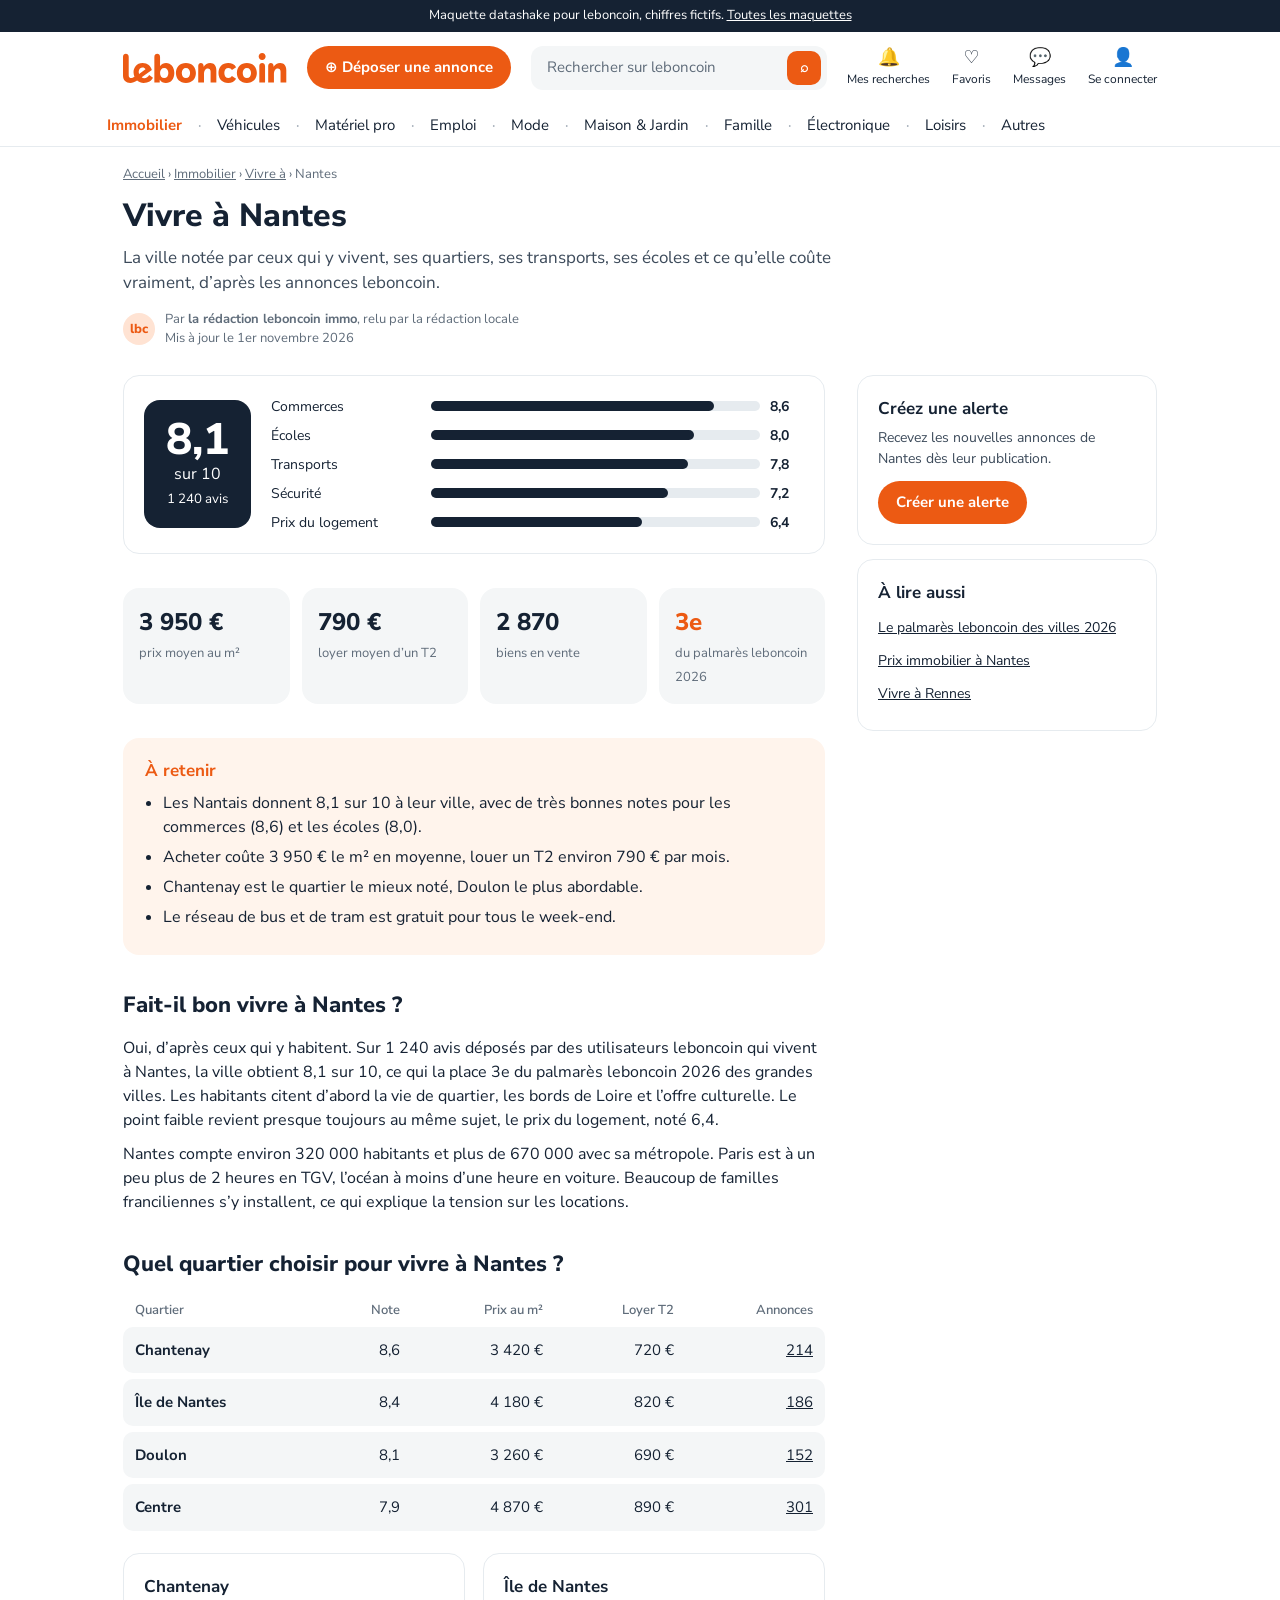
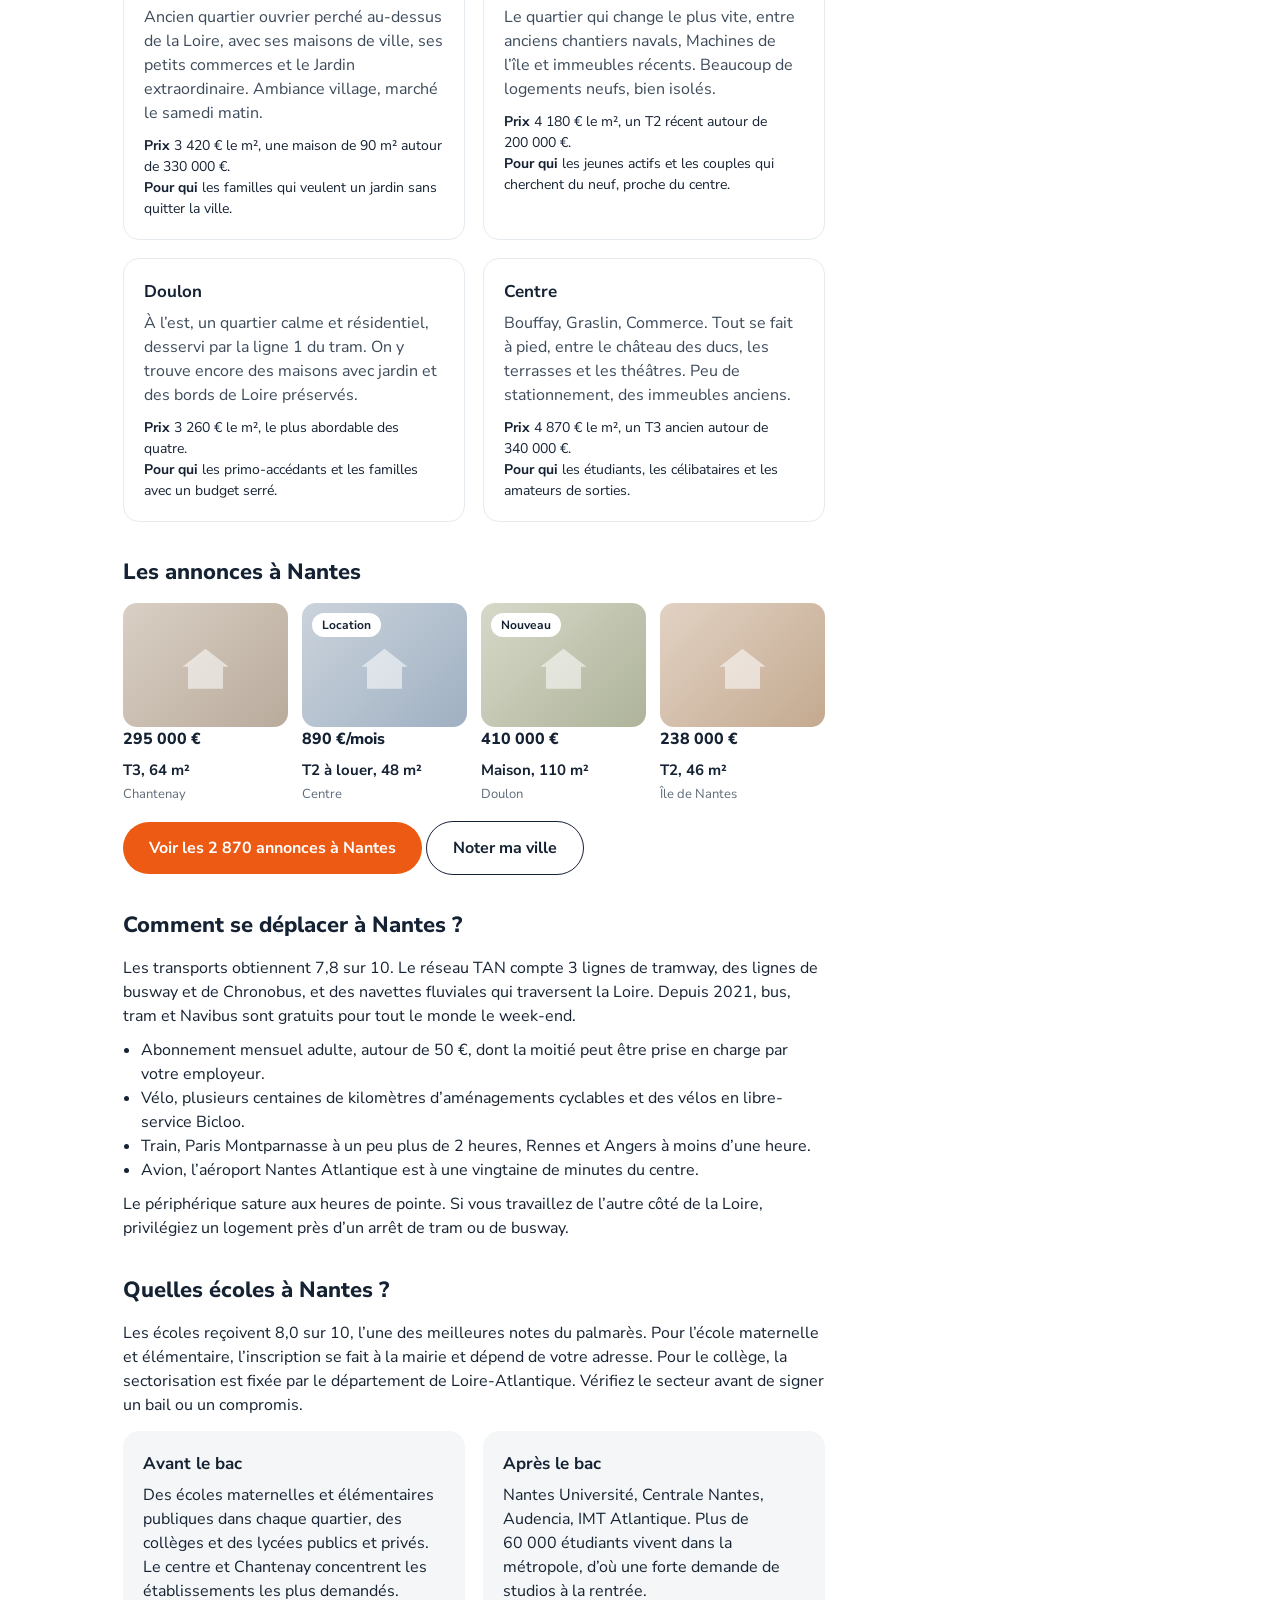
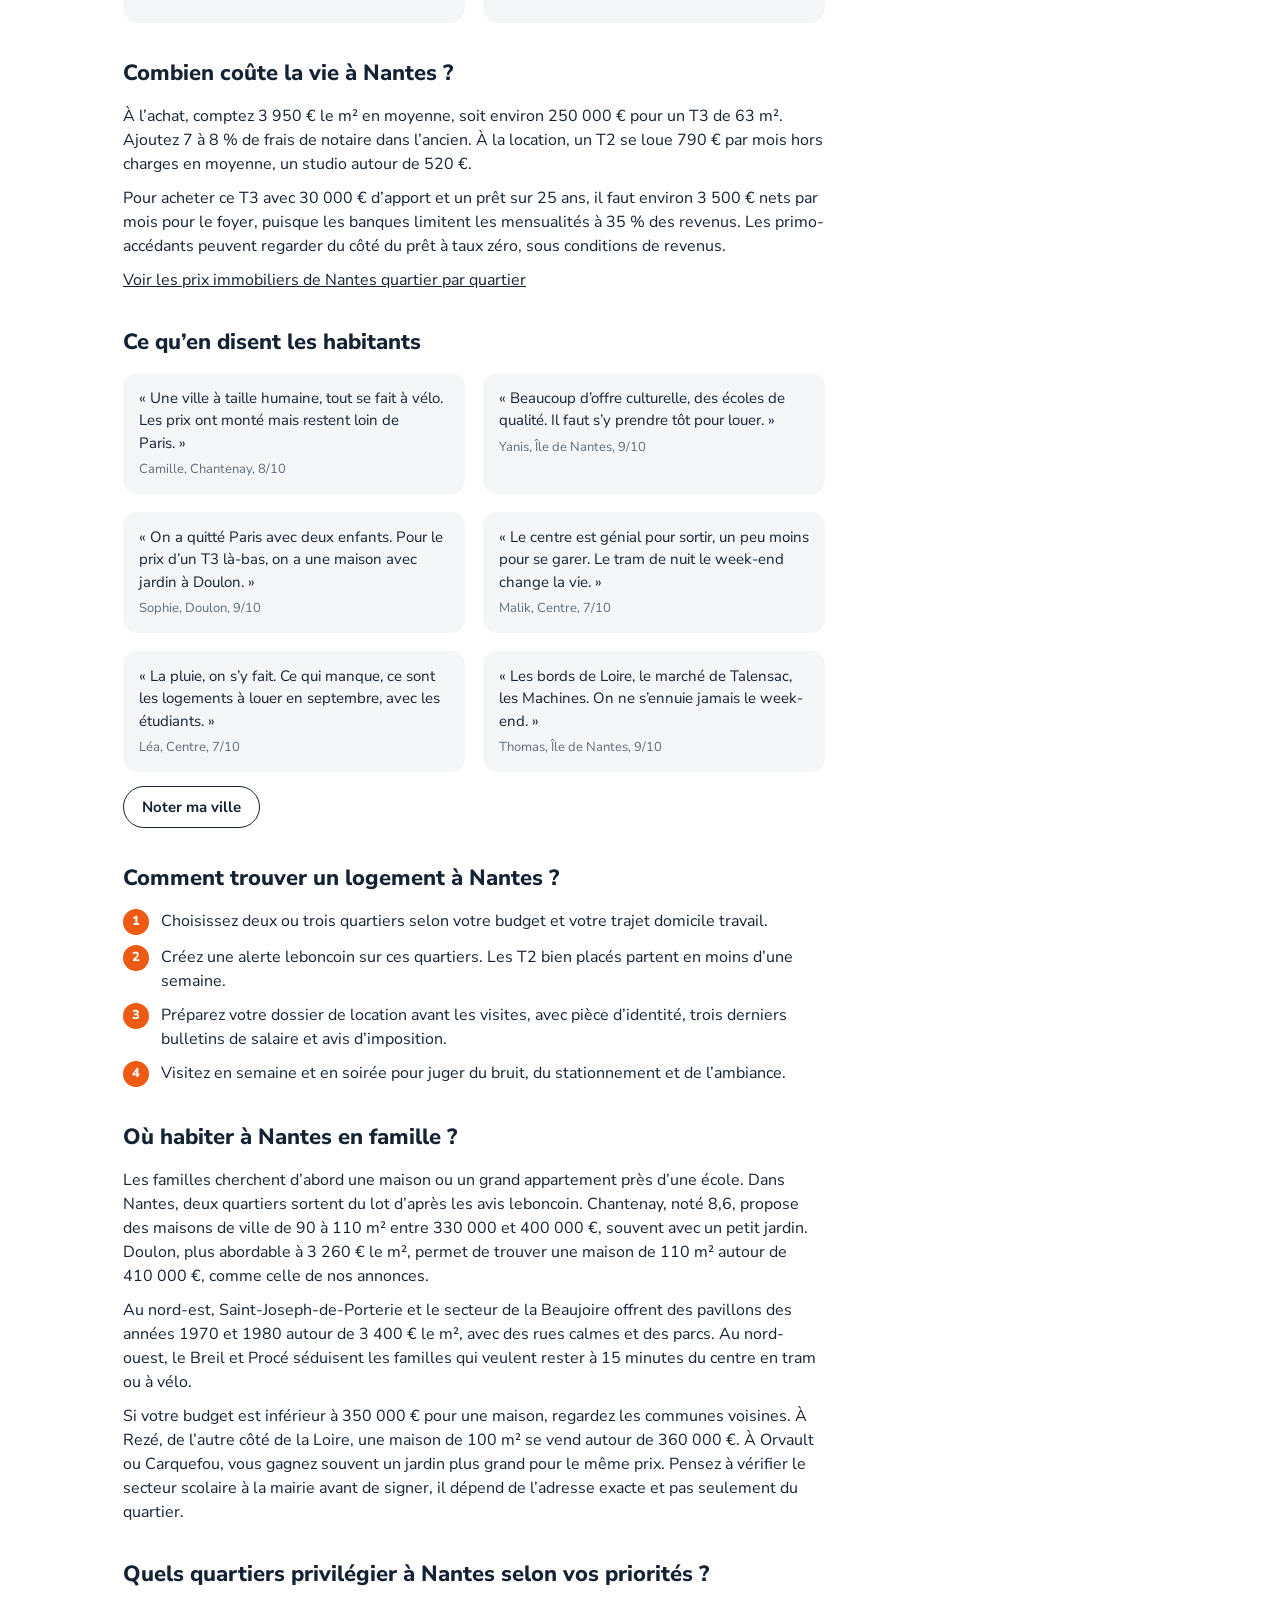
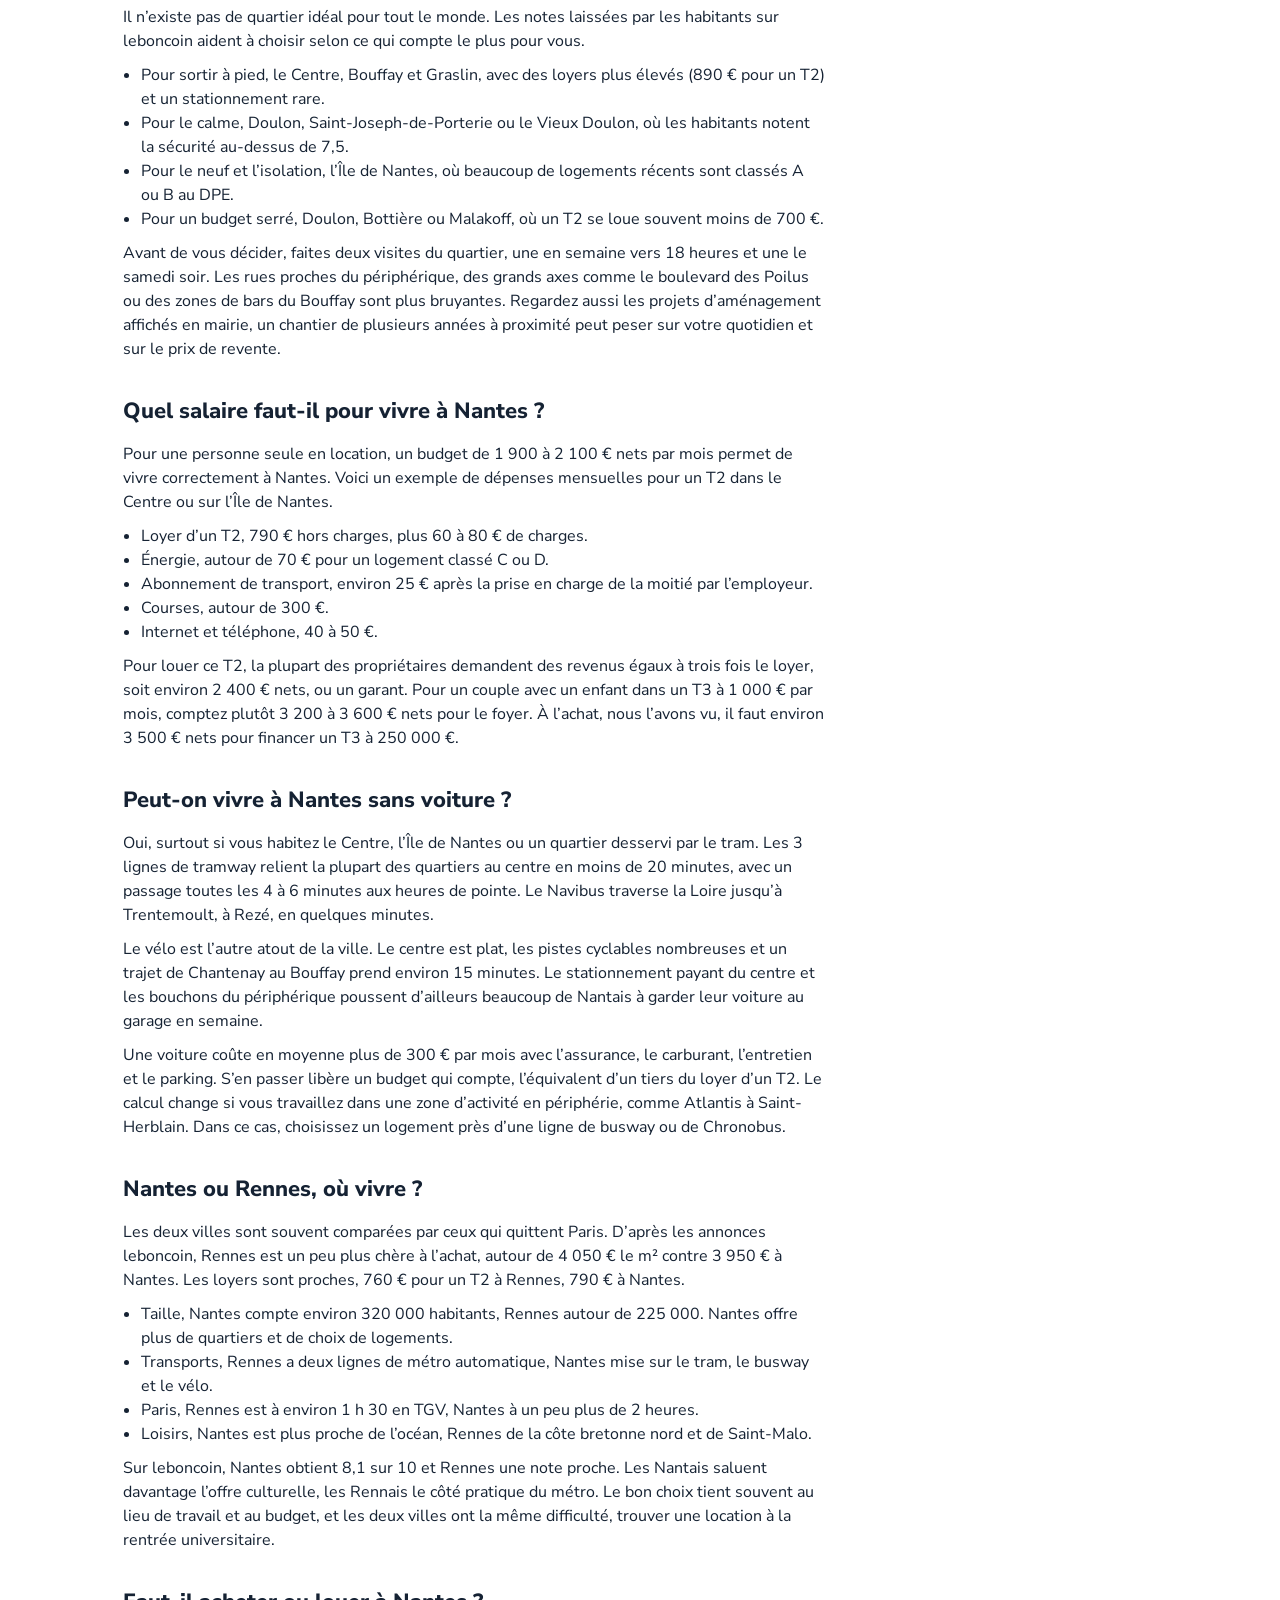
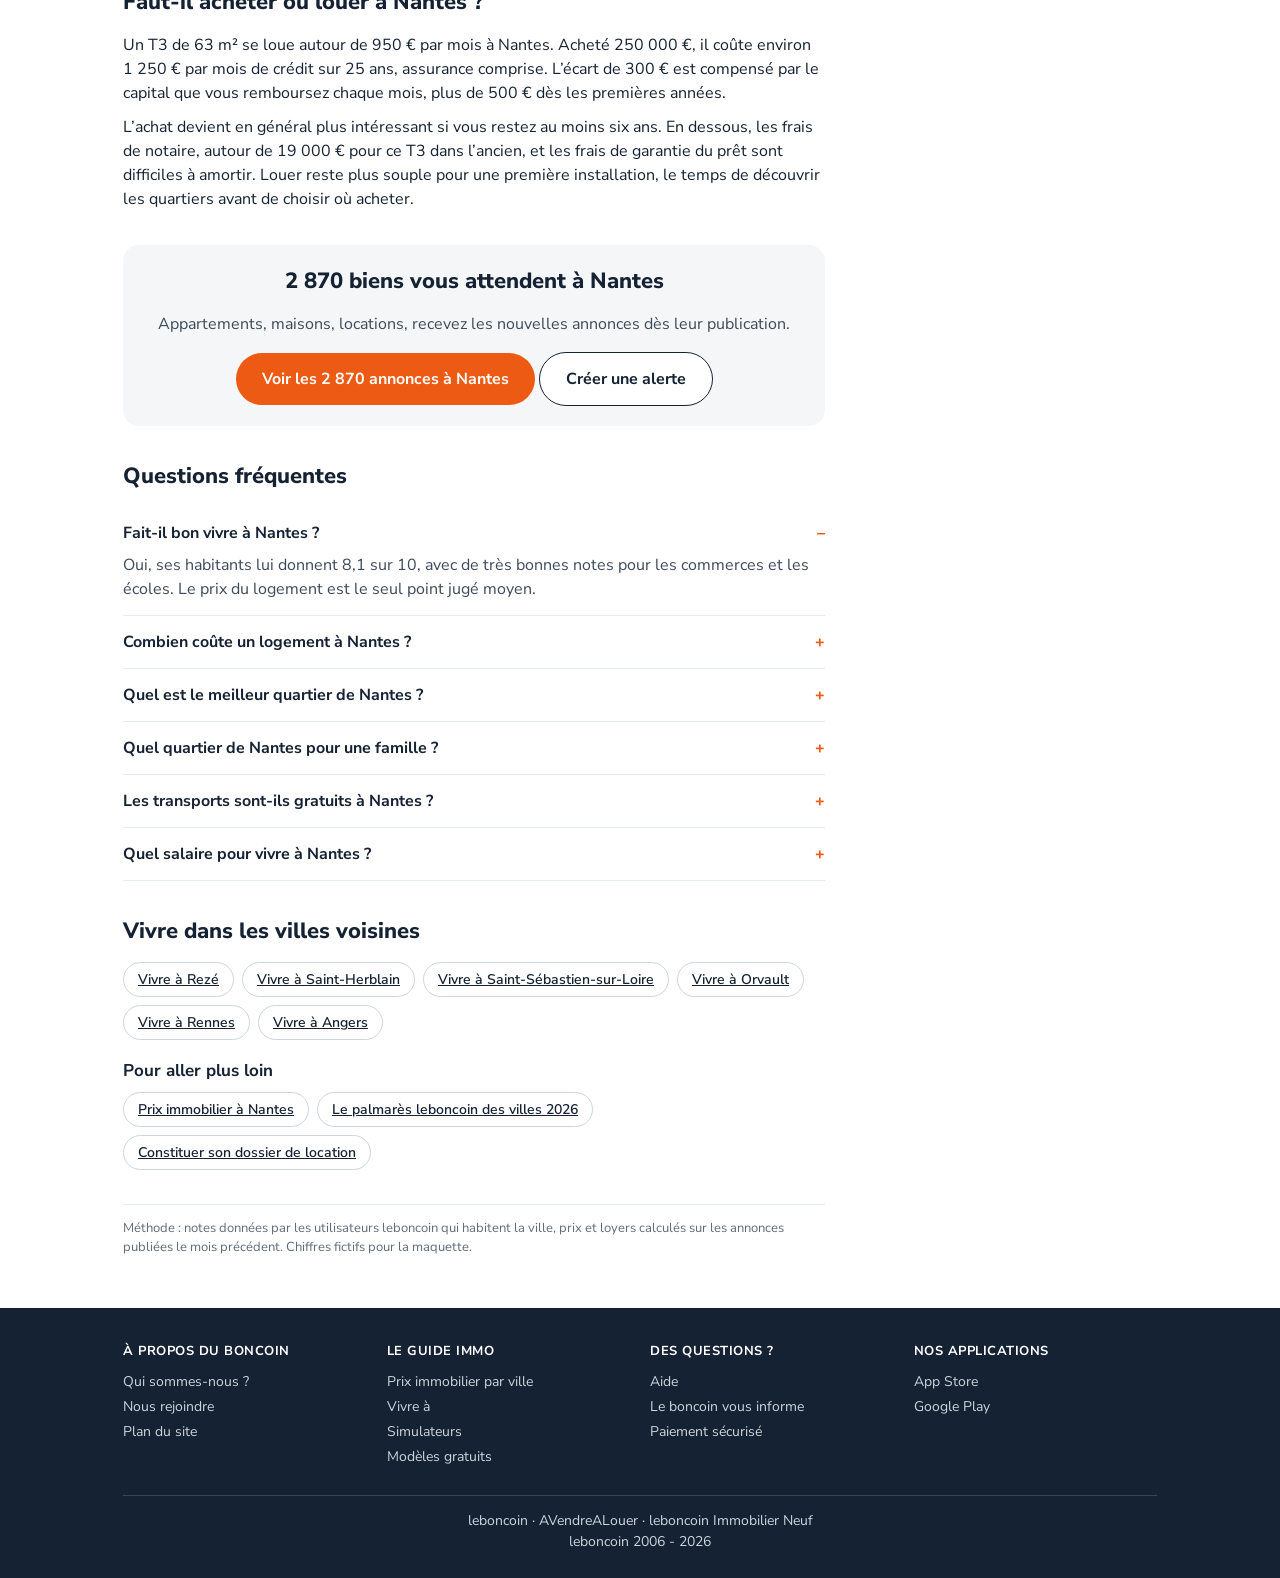
<file: t2.html>
<!doctype html><html lang="fr"><head><meta charset="utf-8"><meta name="viewport" content="width=device-width,initial-scale=1"><meta name="robots" content="noindex,nofollow">
<title>Vivre à Nantes, la ville notée par ses habitants | leboncoin</title><link rel="preconnect" href="https://fonts.googleapis.com"><link href="https://fonts.googleapis.com/css2?family=Nunito+Sans:wght@400;600;700;800&display=swap" rel="stylesheet"><link rel="stylesheet" href="style.css"></head><body>
<div class="proto">Maquette datashake pour leboncoin, chiffres fictifs. <a href="index.html">Toutes les maquettes</a></div>
<header class="top"><div class="wrap row"><svg width="164" height="30" viewBox="0 0 164 30" xmlns="http://www.w3.org/2000/svg"  class="logo"><path fill="currentColor" fill-rule="evenodd" clip-rule="evenodd" d="M41.1935 25.077C43.7647 25.0728 45.3528 23.0338 45.3528 20.0045C45.3528 16.9725 43.769 14.9392 41.2007 14.9392C38.6323 14.9392 37.0556 16.9653 37.0556 20.0045C37.0556 23.0409 38.6295 25.0728 41.1935 25.077ZM43.1198 10.0236C48.0211 10.0236 51.2529 14.2472 51.3242 19.9332C51.3242 25.712 47.9426 29.9926 42.9842 29.9926C40.4887 30.0482 38.1457 28.7954 36.8059 26.6894H36.7274V29.6216H31.3482V3.88099C31.3482 1.91906 32.6538 0.691957 34.2019 0.691957C35.75 0.691957 37.0556 1.91906 37.0556 3.88099V13.0557H37.1341C38.5174 11.1316 40.7505 10.0008 43.1198 10.0236ZM62.9246 25.077C65.5001 25.077 67.0697 23.0366 67.0697 20.0045C67.0697 16.9725 65.5001 14.9392 62.9246 14.9392C60.3492 14.9392 58.7796 16.9653 58.7796 20.0045C58.7796 23.0438 60.3492 25.077 62.9246 25.077ZM62.9246 10.0236C68.9888 10.0236 72.9127 14.1687 72.9127 20.0117C72.9127 25.8547 68.9959 29.9997 62.9246 29.9997C56.8533 29.9997 52.9366 25.8547 52.9366 20.0117C52.9366 14.1687 56.8533 10.0236 62.9246 10.0236ZM139.155 10.0239C140.724 10.0239 142.03 11.251 142.058 13.213V29.6219H136.301V13.213C136.301 11.251 137.579 10.0239 139.155 10.0239ZM139.155 0C141.086 0 142.65 1.56527 142.65 3.49581C142.65 5.42636 141.086 6.99163 139.155 6.99163H139.153C137.223 6.99091 135.658 5.42564 135.659 3.4951C135.659 1.56455 137.225 0 139.155 0ZM157.162 10.0239C161.158 10.0239 163.304 12.8627 163.304 17.1654V29.6219H157.547V18.7777C157.547 16.245 156.355 15.4032 154.858 15.4032C152.631 15.4032 150.941 17.2795 150.941 21.2747V29.6219H145.183V13.0346C145.183 11.1511 146.417 10.0382 147.873 10.0382C149.329 10.0382 150.555 11.1511 150.555 13.0346V13.748H150.634C152 11.4408 154.481 10.0254 157.162 10.0239ZM123.866 25.077C126.441 25.077 128.018 23.0366 128.018 20.0045C128.018 16.9725 126.435 14.9392 123.866 14.9392C121.298 14.9392 119.721 16.9653 119.721 20.0045C119.721 23.0438 121.298 25.077 123.866 25.077ZM123.866 10.0236C129.938 10.0236 133.854 14.1687 133.854 20.0117C133.854 25.8547 129.938 29.9997 123.866 29.9997C117.795 29.9997 113.878 25.8547 113.878 20.0117C113.878 14.1687 117.802 10.0236 123.866 10.0236ZM105.36 15.0179C102.863 15.0179 101.329 16.8586 101.329 20.012C101.329 23.1653 102.863 25.006 105.36 25.006C106.791 25.0645 108.137 24.3254 108.855 23.0869H108.927L113.115 25.7765C111.659 28.6159 108.619 30 105.166 30C99.1744 30 95.4859 25.8543 95.4859 20.012C95.4859 14.169 99.1744 10.0239 105.166 10.0239C108.619 10.0239 111.688 11.3937 113.115 14.2474L108.927 16.9364H108.855C108.137 15.6978 106.791 14.9594 105.36 15.0179ZM87.1959 10.0239C91.1911 10.0239 93.3379 12.8627 93.3528 17.1654V29.6219H87.5954V18.7777C87.5954 16.245 86.404 15.4032 84.9058 15.4032C82.6799 15.4032 80.9891 17.2795 80.9891 21.2747V29.6219H75.2246V13.0203C75.2246 11.1369 76.4374 10.0382 77.8999 10.0382C79.3625 10.0382 80.5896 11.1511 80.5896 13.0346V13.748H80.668C82.0328 11.4394 84.5141 10.0239 87.1959 10.0239ZM15.6884 18.87C15.7055 19.6013 15.8353 20.3262 16.0736 21.0182L22.4945 16.2589C21.9138 15.1873 20.773 14.5402 19.5552 14.5895C17.7359 14.5895 15.6884 15.9592 15.6884 18.87ZM21.2674 25.2909C23.3485 25.1718 25.2148 23.9689 26.1829 22.124L29.9713 24.8629C28.523 27.8093 25.5694 29.9924 20.5754 29.9924C18.2125 29.9882 15.9309 29.1263 14.1545 27.5668C11.6432 29.2362 9.5029 29.9496 7.36261 29.9496C3.04635 29.9496 0 27.0602 0 22.7226V3.83091C0 1.87611 1.29844 0.649008 2.85373 0.649008C4.40901 0.649008 5.70745 1.87611 5.70745 3.83091V22.2446C5.70745 24.0995 6.52076 25.0983 8.22586 25.0983C9.15332 25.0983 10.1593 24.5632 11.4648 23.8498C10.8413 22.3666 10.526 20.7721 10.5374 19.1626C10.5374 15.0889 13.441 10.0242 19.5409 10.0242C24.8274 10.0242 27.6669 13.0984 28.8512 16.958L18.6705 24.2643C19.3689 24.9328 20.3007 25.3016 21.2674 25.2909Z"></path></svg><a class="btn btn-main" href="#">⊕ Déposer une annonce</a><div class="search"><span>Rechercher sur leboncoin</span><b>⌕</b></div>
<div class="icons"><div><i>🔔</i>Mes recherches</div><div><i>♡</i>Favoris</div><div><i>💬</i>Messages</div><div><i>👤</i>Se connecter</div></div></div>
<div class="wrap cats"><span class="on">Immobilier</span><span>Véhicules</span><span>Matériel pro</span><span>Emploi</span><span>Mode</span><span>Maison &amp; Jardin</span><span>Famille</span><span>Électronique</span><span>Loisirs</span><span>Autres</span></div></header>
<main class="wrap"><div class="crumb"><a href="#">Accueil</a> › <a href="#">Immobilier</a> › <a href="#">Vivre à</a> › Nantes</div>
<h1>Vivre à Nantes</h1><p class="lead">La ville notée par ceux qui y vivent, ses quartiers, ses transports, ses écoles et ce qu’elle coûte vraiment, d’après les annonces leboncoin.</p><div class="byline"><div class="av">lbc</div><div>Par <b>la rédaction leboncoin immo</b>, relu par la rédaction locale<br>Mis à jour le 1er novembre 2026</div></div>
<div class="layout"><div>
<section class="card note"><div class="big"><b>8,1</b>sur 10<br><small>1 240 avis</small></div><div class="crit"><div><span>Commerces</span><div class="bar"><i style="width:86.0%"></i></div><b>8,6</b></div><div><span>Écoles</span><div class="bar"><i style="width:80.0%"></i></div><b>8,0</b></div><div><span>Transports</span><div class="bar"><i style="width:78.0%"></i></div><b>7,8</b></div><div><span>Sécurité</span><div class="bar"><i style="width:72.0%"></i></div><b>7,2</b></div><div><span>Prix du logement</span><div class="bar"><i style="width:64.0%"></i></div><b>6,4</b></div></div></section>
<section class="kpis"><div class="kpi"><b>3 950 €</b><span>prix moyen au m²</span></div><div class="kpi"><b>790 €</b><span>loyer moyen d’un T2</span></div><div class="kpi"><b>2 870</b><span>biens en vente</span></div><div class="kpi hot"><b>3e</b><span>du palmarès leboncoin 2026</span></div></section>
<section class="retenir"><h3>À retenir</h3><ul><li>Les Nantais donnent 8,1 sur 10 à leur ville, avec de très bonnes notes pour les commerces (8,6) et les écoles (8,0).</li><li>Acheter coûte 3 950 € le m² en moyenne, louer un T2 environ 790 € par mois.</li><li>Chantenay est le quartier le mieux noté, Doulon le plus abordable.</li><li>Le réseau de bus et de tram est gratuit pour tous le week-end.</li></ul></section>

<section><h2>Fait-il bon vivre à Nantes ?</h2>
<p>Oui, d’après ceux qui y habitent. Sur 1 240 avis déposés par des utilisateurs leboncoin qui vivent à Nantes, la ville obtient 8,1 sur 10, ce qui la place 3e du palmarès leboncoin 2026 des grandes villes. Les habitants citent d’abord la vie de quartier, les bords de Loire et l’offre culturelle. Le point faible revient presque toujours au même sujet, le prix du logement, noté 6,4.</p>
<p style="margin-top:10px">Nantes compte environ 320 000 habitants et plus de 670 000 avec sa métropole. Paris est à un peu plus de 2 heures en TGV, l’océan à moins d’une heure en voiture. Beaucoup de familles franciliennes s’y installent, ce qui explique la tension sur les locations.</p>
</section>

<section><h2>Quel quartier choisir pour vivre à Nantes ?</h2>
<table><tr><th>Quartier</th><th class="num">Note</th><th class="num">Prix au m²</th><th class="num">Loyer T2</th><th class="num">Annonces</th></tr>
<tr><td>Chantenay</td><td class="num">8,6</td><td class="num">3 420 €</td><td class="num">720 €</td><td class="num"><a href="#">214</a></td></tr><tr><td>Île de Nantes</td><td class="num">8,4</td><td class="num">4 180 €</td><td class="num">820 €</td><td class="num"><a href="#">186</a></td></tr><tr><td>Doulon</td><td class="num">8,1</td><td class="num">3 260 €</td><td class="num">690 €</td><td class="num"><a href="#">152</a></td></tr><tr><td>Centre</td><td class="num">7,9</td><td class="num">4 870 €</td><td class="num">890 €</td><td class="num"><a href="#">301</a></td></tr></table>
<div class="two" style="margin-top:16px">
<div class="card"><h3>Chantenay</h3><p style="margin:6px 0 10px;color:#3c4a5a">Ancien quartier ouvrier perché au-dessus de la Loire, avec ses maisons de ville, ses petits commerces et le Jardin extraordinaire. Ambiance village, marché le samedi matin.</p><p style="font-size:14px"><b>Prix</b> 3 420 € le m², une maison de 90 m² autour de 330 000 €.<br><b>Pour qui</b> les familles qui veulent un jardin sans quitter la ville.</p></div>
<div class="card"><h3>Île de Nantes</h3><p style="margin:6px 0 10px;color:#3c4a5a">Le quartier qui change le plus vite, entre anciens chantiers navals, Machines de l’île et immeubles récents. Beaucoup de logements neufs, bien isolés.</p><p style="font-size:14px"><b>Prix</b> 4 180 € le m², un T2 récent autour de 200 000 €.<br><b>Pour qui</b> les jeunes actifs et les couples qui cherchent du neuf, proche du centre.</p></div>
<div class="card"><h3>Doulon</h3><p style="margin:6px 0 10px;color:#3c4a5a">À l’est, un quartier calme et résidentiel, desservi par la ligne 1 du tram. On y trouve encore des maisons avec jardin et des bords de Loire préservés.</p><p style="font-size:14px"><b>Prix</b> 3 260 € le m², le plus abordable des quatre.<br><b>Pour qui</b> les primo-accédants et les familles avec un budget serré.</p></div>
<div class="card"><h3>Centre</h3><p style="margin:6px 0 10px;color:#3c4a5a">Bouffay, Graslin, Commerce. Tout se fait à pied, entre le château des ducs, les terrasses et les théâtres. Peu de stationnement, des immeubles anciens.</p><p style="font-size:14px"><b>Prix</b> 4 870 € le m², un T3 ancien autour de 340 000 €.<br><b>Pour qui</b> les étudiants, les célibataires et les amateurs de sorties.</p></div>
</div>
</section>

<section><h2>Les annonces à Nantes</h2><div class="ads"><a class="ad" href="#"><div class="ph" style="--a:#d9cfc4;--b:#b9ab9c"></div><div class="p">295 000 €</div><h3>T3, 64 m²</h3><small>Chantenay</small></a><a class="ad" href="#"><div class="ph" style="--a:#cbd3dc;--b:#9fb0c2"><span class="badge">Location</span></div><div class="p">890 €/mois</div><h3>T2 à louer, 48 m²</h3><small>Centre</small></a><a class="ad" href="#"><div class="ph" style="--a:#d6d9c8;--b:#aeb39a"><span class="badge">Nouveau</span></div><div class="p">410 000 €</div><h3>Maison, 110 m²</h3><small>Doulon</small></a><a class="ad" href="#"><div class="ph" style="--a:#e2d2c4;--b:#c3a98f"></div><div class="p">238 000 €</div><h3>T2, 46 m²</h3><small>Île de Nantes</small></a></div><p style="margin-top:16px"><a class="btn btn-main btn-lg" href="#">Voir les 2 870 annonces à Nantes</a> <a class="btn btn-ghost btn-lg" href="#">Noter ma ville</a></p></section>

<section><h2>Comment se déplacer à Nantes ?</h2>
<p>Les transports obtiennent 7,8 sur 10. Le réseau TAN compte 3 lignes de tramway, des lignes de busway et de Chronobus, et des navettes fluviales qui traversent la Loire. Depuis 2021, bus, tram et Navibus sont gratuits pour tout le monde le week-end.</p>
<ul style="margin:10px 0 0 18px"><li>Abonnement mensuel adulte, autour de 50 €, dont la moitié peut être prise en charge par votre employeur.</li><li>Vélo, plusieurs centaines de kilomètres d’aménagements cyclables et des vélos en libre-service Bicloo.</li><li>Train, Paris Montparnasse à un peu plus de 2 heures, Rennes et Angers à moins d’une heure.</li><li>Avion, l’aéroport Nantes Atlantique est à une vingtaine de minutes du centre.</li></ul>
<p style="margin-top:10px">Le périphérique sature aux heures de pointe. Si vous travaillez de l’autre côté de la Loire, privilégiez un logement près d’un arrêt de tram ou de busway.</p>
</section>

<section><h2>Quelles écoles à Nantes ?</h2>
<p>Les écoles reçoivent 8,0 sur 10, l’une des meilleures notes du palmarès. Pour l’école maternelle et élémentaire, l’inscription se fait à la mairie et dépend de votre adresse. Pour le collège, la sectorisation est fixée par le département de Loire-Atlantique. Vérifiez le secteur avant de signer un bail ou un compromis.</p>
<div class="two" style="margin-top:14px"><div class="soft"><h3>Avant le bac</h3><p style="margin-top:6px">Des écoles maternelles et élémentaires publiques dans chaque quartier, des collèges et des lycées publics et privés. Le centre et Chantenay concentrent les établissements les plus demandés.</p></div><div class="soft"><h3>Après le bac</h3><p style="margin-top:6px">Nantes Université, Centrale Nantes, Audencia, IMT Atlantique. Plus de 60 000 étudiants vivent dans la métropole, d’où une forte demande de studios à la rentrée.</p></div></div>
</section>

<section><h2>Combien coûte la vie à Nantes ?</h2>
<p>À l’achat, comptez 3 950 € le m² en moyenne, soit environ 250 000 € pour un T3 de 63 m². Ajoutez 7 à 8 % de frais de notaire dans l’ancien. À la location, un T2 se loue 790 € par mois hors charges en moyenne, un studio autour de 520 €.</p>
<p style="margin-top:10px">Pour acheter ce T3 avec 30 000 € d’apport et un prêt sur 25 ans, il faut environ 3 500 € nets par mois pour le foyer, puisque les banques limitent les mensualités à 35 % des revenus. Les primo-accédants peuvent regarder du côté du prêt à taux zéro, sous conditions de revenus.</p>
<p style="margin-top:10px"><a href="#">Voir les prix immobiliers de Nantes quartier par quartier</a></p>
</section>

<section><h2>Ce qu’en disent les habitants</h2><div class="two"><blockquote>« Une ville à taille humaine, tout se fait à vélo. Les prix ont monté mais restent loin de Paris. »<footer>Camille, Chantenay, 8/10</footer></blockquote><blockquote>« Beaucoup d’offre culturelle, des écoles de qualité. Il faut s’y prendre tôt pour louer. »<footer>Yanis, Île de Nantes, 9/10</footer></blockquote><blockquote>« On a quitté Paris avec deux enfants. Pour le prix d’un T3 là-bas, on a une maison avec jardin à Doulon. »<footer>Sophie, Doulon, 9/10</footer></blockquote><blockquote>« Le centre est génial pour sortir, un peu moins pour se garer. Le tram de nuit le week-end change la vie. »<footer>Malik, Centre, 7/10</footer></blockquote><blockquote>« La pluie, on s’y fait. Ce qui manque, ce sont les logements à louer en septembre, avec les étudiants. »<footer>Léa, Centre, 7/10</footer></blockquote><blockquote>« Les bords de Loire, le marché de Talensac, les Machines. On ne s’ennuie jamais le week-end. »<footer>Thomas, Île de Nantes, 9/10</footer></blockquote></div><p style="margin-top:14px"><a class="btn btn-ghost" href="#">Noter ma ville</a></p></section>

<section><h2>Comment trouver un logement à Nantes ?</h2>
<ol class="steps"><li><span>Choisissez deux ou trois quartiers selon votre budget et votre trajet domicile travail.</span></li><li><span>Créez une alerte leboncoin sur ces quartiers. Les T2 bien placés partent en moins d’une semaine.</span></li><li><span>Préparez votre dossier de location avant les visites, avec pièce d’identité, trois derniers bulletins de salaire et avis d’imposition.</span></li><li><span>Visitez en semaine et en soirée pour juger du bruit, du stationnement et de l’ambiance.</span></li></ol>
</section>

<section><h2>Où habiter à Nantes en famille ?</h2>
<p>Les familles cherchent d’abord une maison ou un grand appartement près d’une école. Dans Nantes, deux quartiers sortent du lot d’après les avis leboncoin. Chantenay, noté 8,6, propose des maisons de ville de 90 à 110 m² entre 330 000 et 400 000 €, souvent avec un petit jardin. Doulon, plus abordable à 3 260 € le m², permet de trouver une maison de 110 m² autour de 410 000 €, comme celle de nos annonces.</p>
<p style="margin-top:10px">Au nord-est, Saint-Joseph-de-Porterie et le secteur de la Beaujoire offrent des pavillons des années 1970 et 1980 autour de 3 400 € le m², avec des rues calmes et des parcs. Au nord-ouest, le Breil et Procé séduisent les familles qui veulent rester à 15 minutes du centre en tram ou à vélo.</p>
<p style="margin-top:10px">Si votre budget est inférieur à 350 000 € pour une maison, regardez les communes voisines. À Rezé, de l’autre côté de la Loire, une maison de 100 m² se vend autour de 360 000 €. À Orvault ou Carquefou, vous gagnez souvent un jardin plus grand pour le même prix. Pensez à vérifier le secteur scolaire à la mairie avant de signer, il dépend de l’adresse exacte et pas seulement du quartier.</p>
</section>

<section><h2>Quels quartiers privilégier à Nantes selon vos priorités ?</h2>
<p>Il n’existe pas de quartier idéal pour tout le monde. Les notes laissées par les habitants sur leboncoin aident à choisir selon ce qui compte le plus pour vous.</p>
<ul style="margin:10px 0 0 18px"><li>Pour sortir à pied, le Centre, Bouffay et Graslin, avec des loyers plus élevés (890 € pour un T2) et un stationnement rare.</li><li>Pour le calme, Doulon, Saint-Joseph-de-Porterie ou le Vieux Doulon, où les habitants notent la sécurité au-dessus de 7,5.</li><li>Pour le neuf et l’isolation, l’Île de Nantes, où beaucoup de logements récents sont classés A ou B au DPE.</li><li>Pour un budget serré, Doulon, Bottière ou Malakoff, où un T2 se loue souvent moins de 700 €.</li></ul>
<p style="margin-top:10px">Avant de vous décider, faites deux visites du quartier, une en semaine vers 18 heures et une le samedi soir. Les rues proches du périphérique, des grands axes comme le boulevard des Poilus ou des zones de bars du Bouffay sont plus bruyantes. Regardez aussi les projets d’aménagement affichés en mairie, un chantier de plusieurs années à proximité peut peser sur votre quotidien et sur le prix de revente.</p>
</section>

<section><h2>Quel salaire faut-il pour vivre à Nantes ?</h2>
<p>Pour une personne seule en location, un budget de 1 900 à 2 100 € nets par mois permet de vivre correctement à Nantes. Voici un exemple de dépenses mensuelles pour un T2 dans le Centre ou sur l’Île de Nantes.</p>
<ul style="margin:10px 0 0 18px"><li>Loyer d’un T2, 790 € hors charges, plus 60 à 80 € de charges.</li><li>Énergie, autour de 70 € pour un logement classé C ou D.</li><li>Abonnement de transport, environ 25 € après la prise en charge de la moitié par l’employeur.</li><li>Courses, autour de 300 €.</li><li>Internet et téléphone, 40 à 50 €.</li></ul>
<p style="margin-top:10px">Pour louer ce T2, la plupart des propriétaires demandent des revenus égaux à trois fois le loyer, soit environ 2 400 € nets, ou un garant. Pour un couple avec un enfant dans un T3 à 1 000 € par mois, comptez plutôt 3 200 à 3 600 € nets pour le foyer. À l’achat, nous l’avons vu, il faut environ 3 500 € nets pour financer un T3 à 250 000 €.</p>
</section>

<section><h2>Peut-on vivre à Nantes sans voiture ?</h2>
<p>Oui, surtout si vous habitez le Centre, l’Île de Nantes ou un quartier desservi par le tram. Les 3 lignes de tramway relient la plupart des quartiers au centre en moins de 20 minutes, avec un passage toutes les 4 à 6 minutes aux heures de pointe. Le Navibus traverse la Loire jusqu’à Trentemoult, à Rezé, en quelques minutes.</p>
<p style="margin-top:10px">Le vélo est l’autre atout de la ville. Le centre est plat, les pistes cyclables nombreuses et un trajet de Chantenay au Bouffay prend environ 15 minutes. Le stationnement payant du centre et les bouchons du périphérique poussent d’ailleurs beaucoup de Nantais à garder leur voiture au garage en semaine.</p>
<p style="margin-top:10px">Une voiture coûte en moyenne plus de 300 € par mois avec l’assurance, le carburant, l’entretien et le parking. S’en passer libère un budget qui compte, l’équivalent d’un tiers du loyer d’un T2. Le calcul change si vous travaillez dans une zone d’activité en périphérie, comme Atlantis à Saint-Herblain. Dans ce cas, choisissez un logement près d’une ligne de busway ou de Chronobus.</p>
</section>

<section><h2>Nantes ou Rennes, où vivre ?</h2>
<p>Les deux villes sont souvent comparées par ceux qui quittent Paris. D’après les annonces leboncoin, Rennes est un peu plus chère à l’achat, autour de 4 050 € le m² contre 3 950 € à Nantes. Les loyers sont proches, 760 € pour un T2 à Rennes, 790 € à Nantes.</p>
<ul style="margin:10px 0 0 18px"><li>Taille, Nantes compte environ 320 000 habitants, Rennes autour de 225 000. Nantes offre plus de quartiers et de choix de logements.</li><li>Transports, Rennes a deux lignes de métro automatique, Nantes mise sur le tram, le busway et le vélo.</li><li>Paris, Rennes est à environ 1 h 30 en TGV, Nantes à un peu plus de 2 heures.</li><li>Loisirs, Nantes est plus proche de l’océan, Rennes de la côte bretonne nord et de Saint-Malo.</li></ul>
<p style="margin-top:10px">Sur leboncoin, Nantes obtient 8,1 sur 10 et Rennes une note proche. Les Nantais saluent davantage l’offre culturelle, les Rennais le côté pratique du métro. Le bon choix tient souvent au lieu de travail et au budget, et les deux villes ont la même difficulté, trouver une location à la rentrée universitaire.</p>
</section>

<section><h2>Faut-il acheter ou louer à Nantes ?</h2>
<p>Un T3 de 63 m² se loue autour de 950 € par mois à Nantes. Acheté 250 000 €, il coûte environ 1 250 € par mois de crédit sur 25 ans, assurance comprise. L’écart de 300 € est compensé par le capital que vous remboursez chaque mois, plus de 500 € dès les premières années.</p>
<p style="margin-top:10px">L’achat devient en général plus intéressant si vous restez au moins six ans. En dessous, les frais de notaire, autour de 19 000 € pour ce T3 dans l’ancien, et les frais de garantie du prêt sont difficiles à amortir. Louer reste plus souple pour une première installation, le temps de découvrir les quartiers avant de choisir où acheter.</p>
</section>

<section class="soft" style="text-align:center"><h2>2 870 biens vous attendent à Nantes</h2><p style="margin-bottom:16px;color:#3c4a5a">Appartements, maisons, locations, recevez les nouvelles annonces dès leur publication.</p><a class="btn btn-main btn-lg" href="#">Voir les 2 870 annonces à Nantes</a> <a class="btn btn-ghost btn-lg" href="#">Créer une alerte</a></section>

<section class="faq"><h2>Questions fréquentes</h2>
<details open><summary>Fait-il bon vivre à Nantes ?</summary><p>Oui, ses habitants lui donnent 8,1 sur 10, avec de très bonnes notes pour les commerces et les écoles. Le prix du logement est le seul point jugé moyen.</p></details>
<details><summary>Combien coûte un logement à Nantes ?</summary><p>3 950 € le m² en moyenne à l’achat, 790 € par mois pour louer un T2, d’après les annonces leboncoin.</p></details>
<details><summary>Quel est le meilleur quartier de Nantes ?</summary><p>Chantenay est le mieux noté par les habitants, avec 8,6 sur 10, devant l’Île de Nantes à 8,4.</p></details>
<details><summary>Quel quartier de Nantes pour une famille ?</summary><p>Chantenay et Doulon, pour leurs maisons avec jardin et leurs écoles. Doulon est le plus abordable, à 3 260 € le m².</p></details>
<details><summary>Les transports sont-ils gratuits à Nantes ?</summary><p>Oui, le week-end, pour tout le monde. En semaine, l’abonnement mensuel adulte coûte autour de 50 €.</p></details>
<details><summary>Quel salaire pour vivre à Nantes ?</summary><p>Pour louer un T2 à 790 €, les propriétaires demandent souvent des revenus de trois fois le loyer, soit environ 2 400 € nets par mois.</p></details>
</section>

<section><h2>Vivre dans les villes voisines</h2><div class="chips"><a class="chip" href="#">Vivre à Rezé</a><a class="chip" href="#">Vivre à Saint-Herblain</a><a class="chip" href="#">Vivre à Saint-Sébastien-sur-Loire</a><a class="chip" href="#">Vivre à Orvault</a><a class="chip" href="#">Vivre à Rennes</a><a class="chip" href="#">Vivre à Angers</a></div>
<h3 style="margin:18px 0 8px">Pour aller plus loin</h3><div class="chips"><a class="chip" href="#">Prix immobilier à Nantes</a><a class="chip" href="#">Le palmarès leboncoin des villes 2026</a><a class="chip" href="#">Constituer son dossier de location</a></div></section>

<p class="method">Méthode : notes données par les utilisateurs leboncoin qui habitent la ville, prix et loyers calculés sur les annonces publiées le mois précédent. Chiffres fictifs pour la maquette.</p>
</div><aside class="side"><div class="card"><h3>Créez une alerte</h3><p>Recevez les nouvelles annonces de Nantes dès leur publication.</p><a class="btn btn-main" href="#">Créer une alerte</a></div><div class="card links"><h3>À lire aussi</h3><a href=#>Le palmarès leboncoin des villes 2026</a><a href=#>Prix immobilier à Nantes</a><a href=#>Vivre à Rennes</a></div></aside></div></main><footer class="site"><div class="wrap"><div class="cols">
<div><h4>À propos du boncoin</h4><p>Qui sommes-nous ?</p><p>Nous rejoindre</p><p>Plan du site</p></div>
<div><h4>Le guide immo</h4><p>Prix immobilier par ville</p><p>Vivre à</p><p>Simulateurs</p><p>Modèles gratuits</p></div>
<div><h4>Des questions ?</h4><p>Aide</p><p>Le boncoin vous informe</p><p>Paiement sécurisé</p></div>
<div><h4>Nos applications</h4><p>App Store</p><p>Google Play</p></div></div>
<div class="sis">leboncoin · AVendreALouer · leboncoin Immobilier Neuf<br>leboncoin 2006 - 2026</div></div></footer></body></html>
</file>
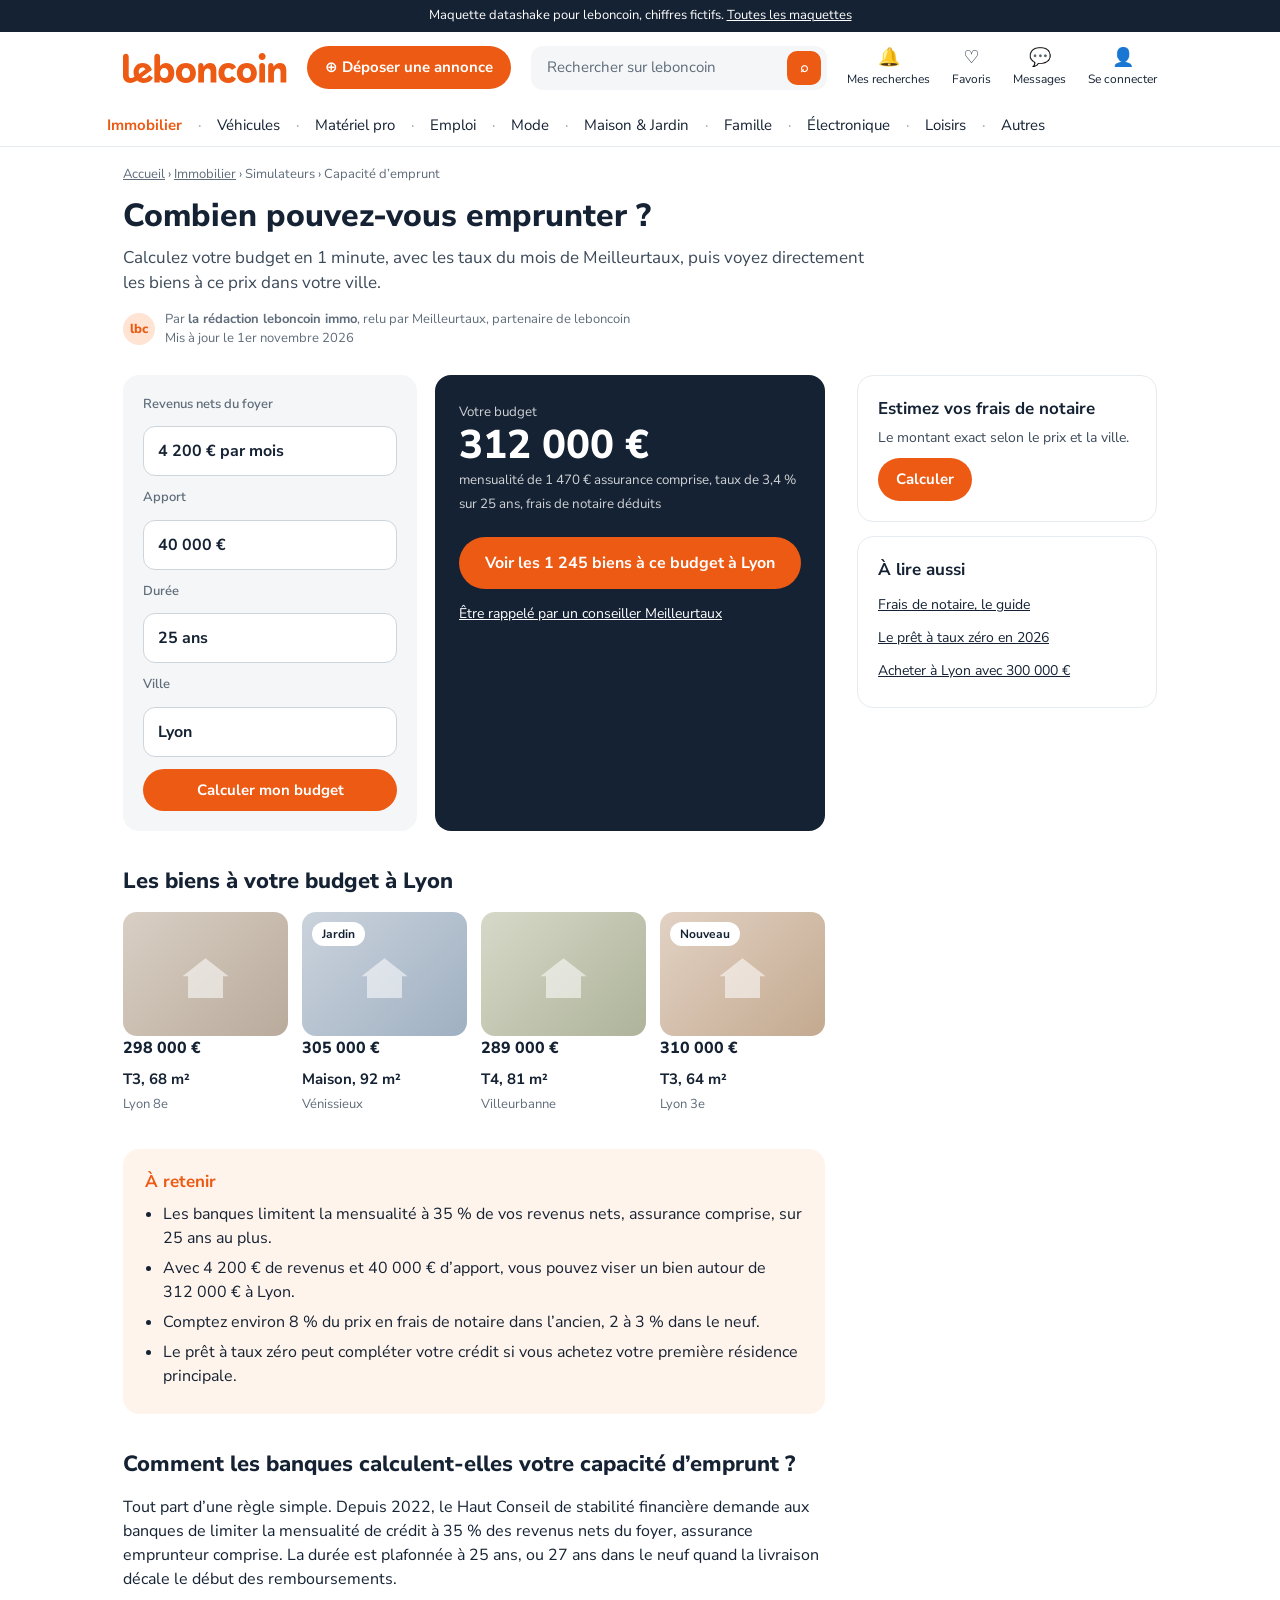
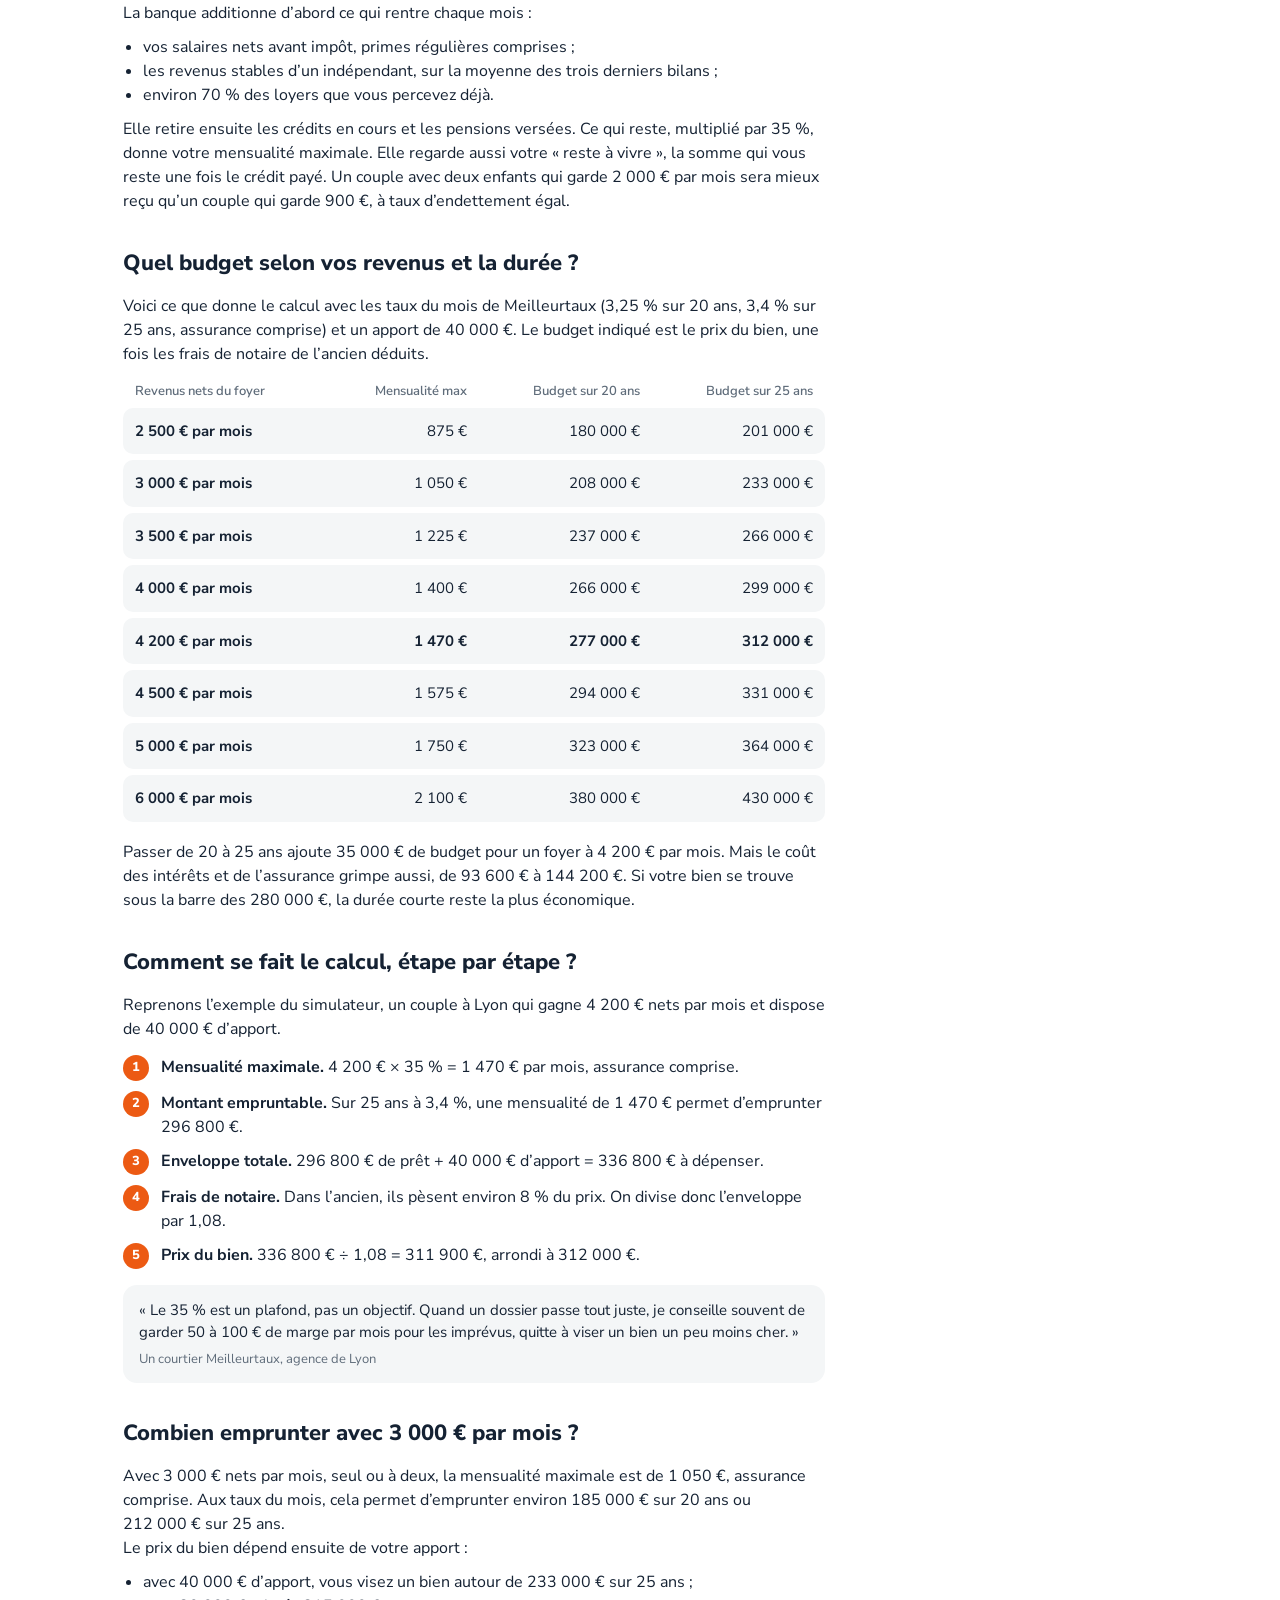
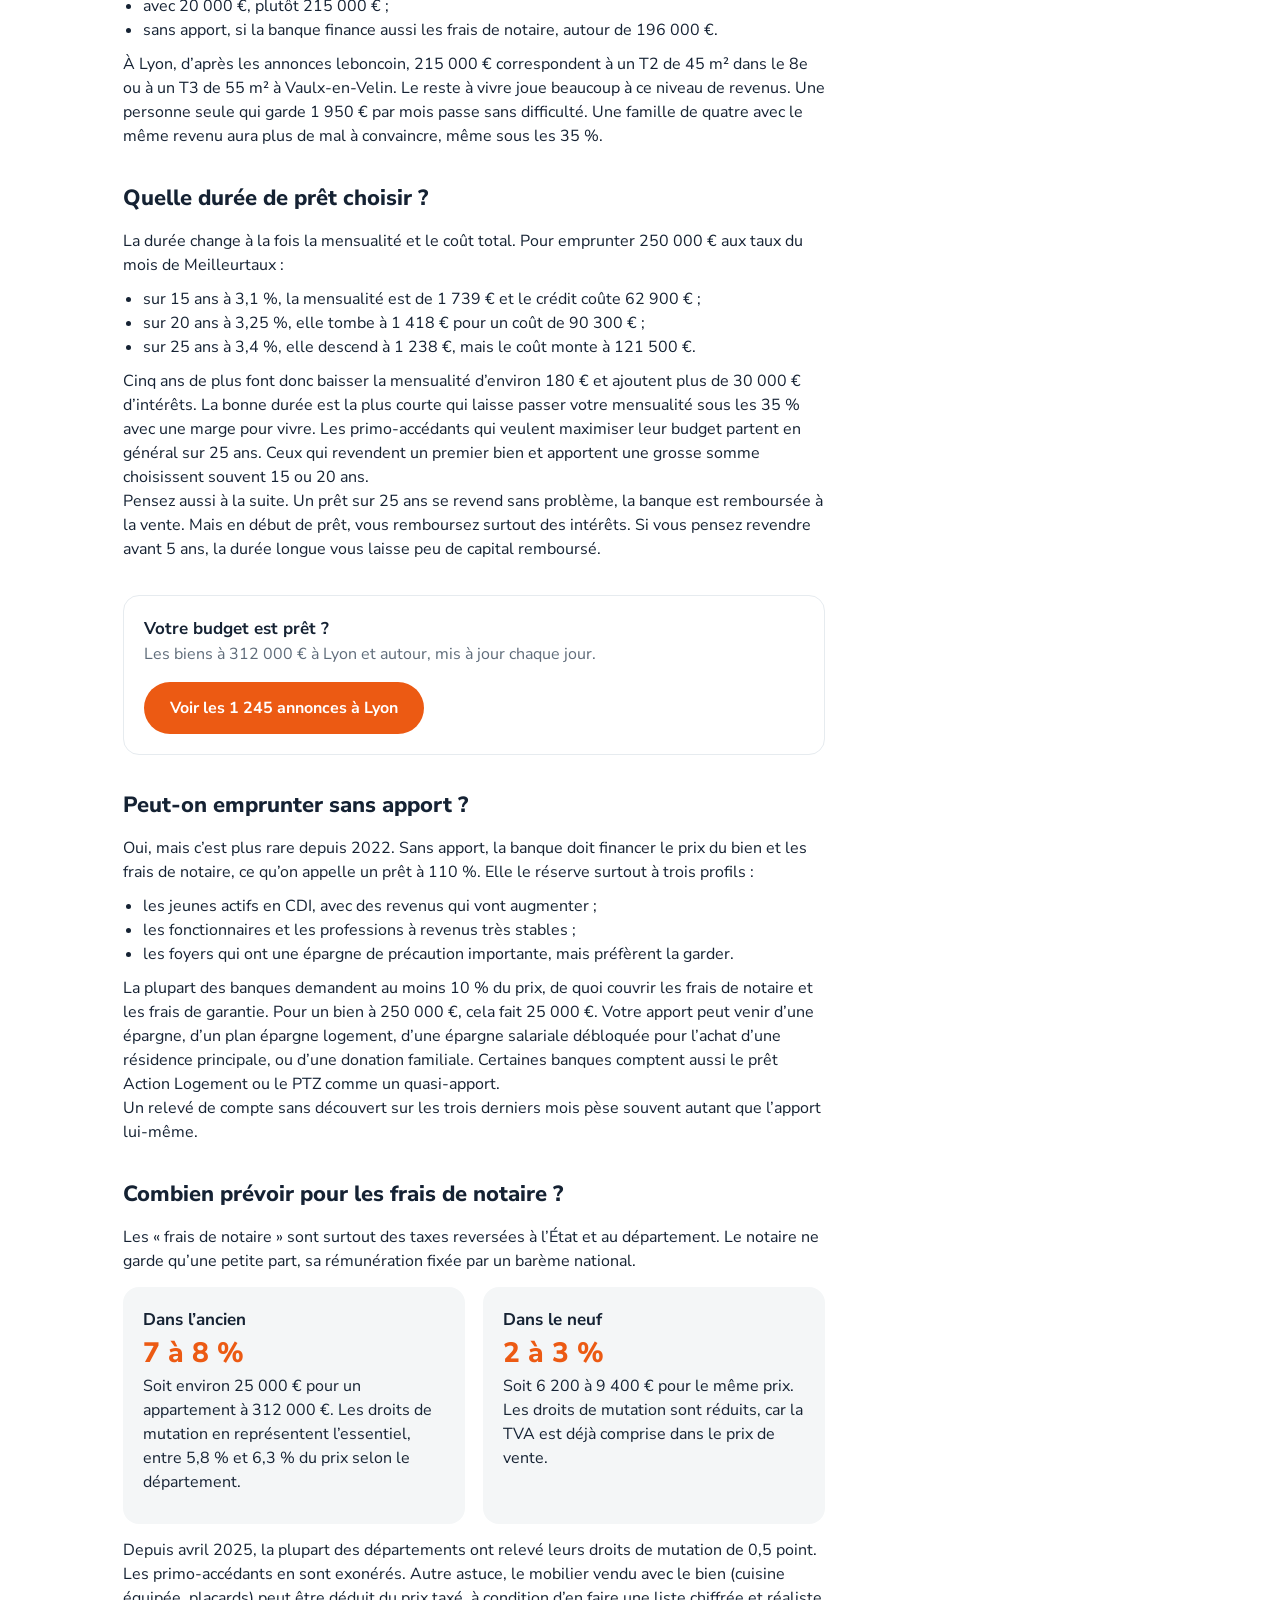
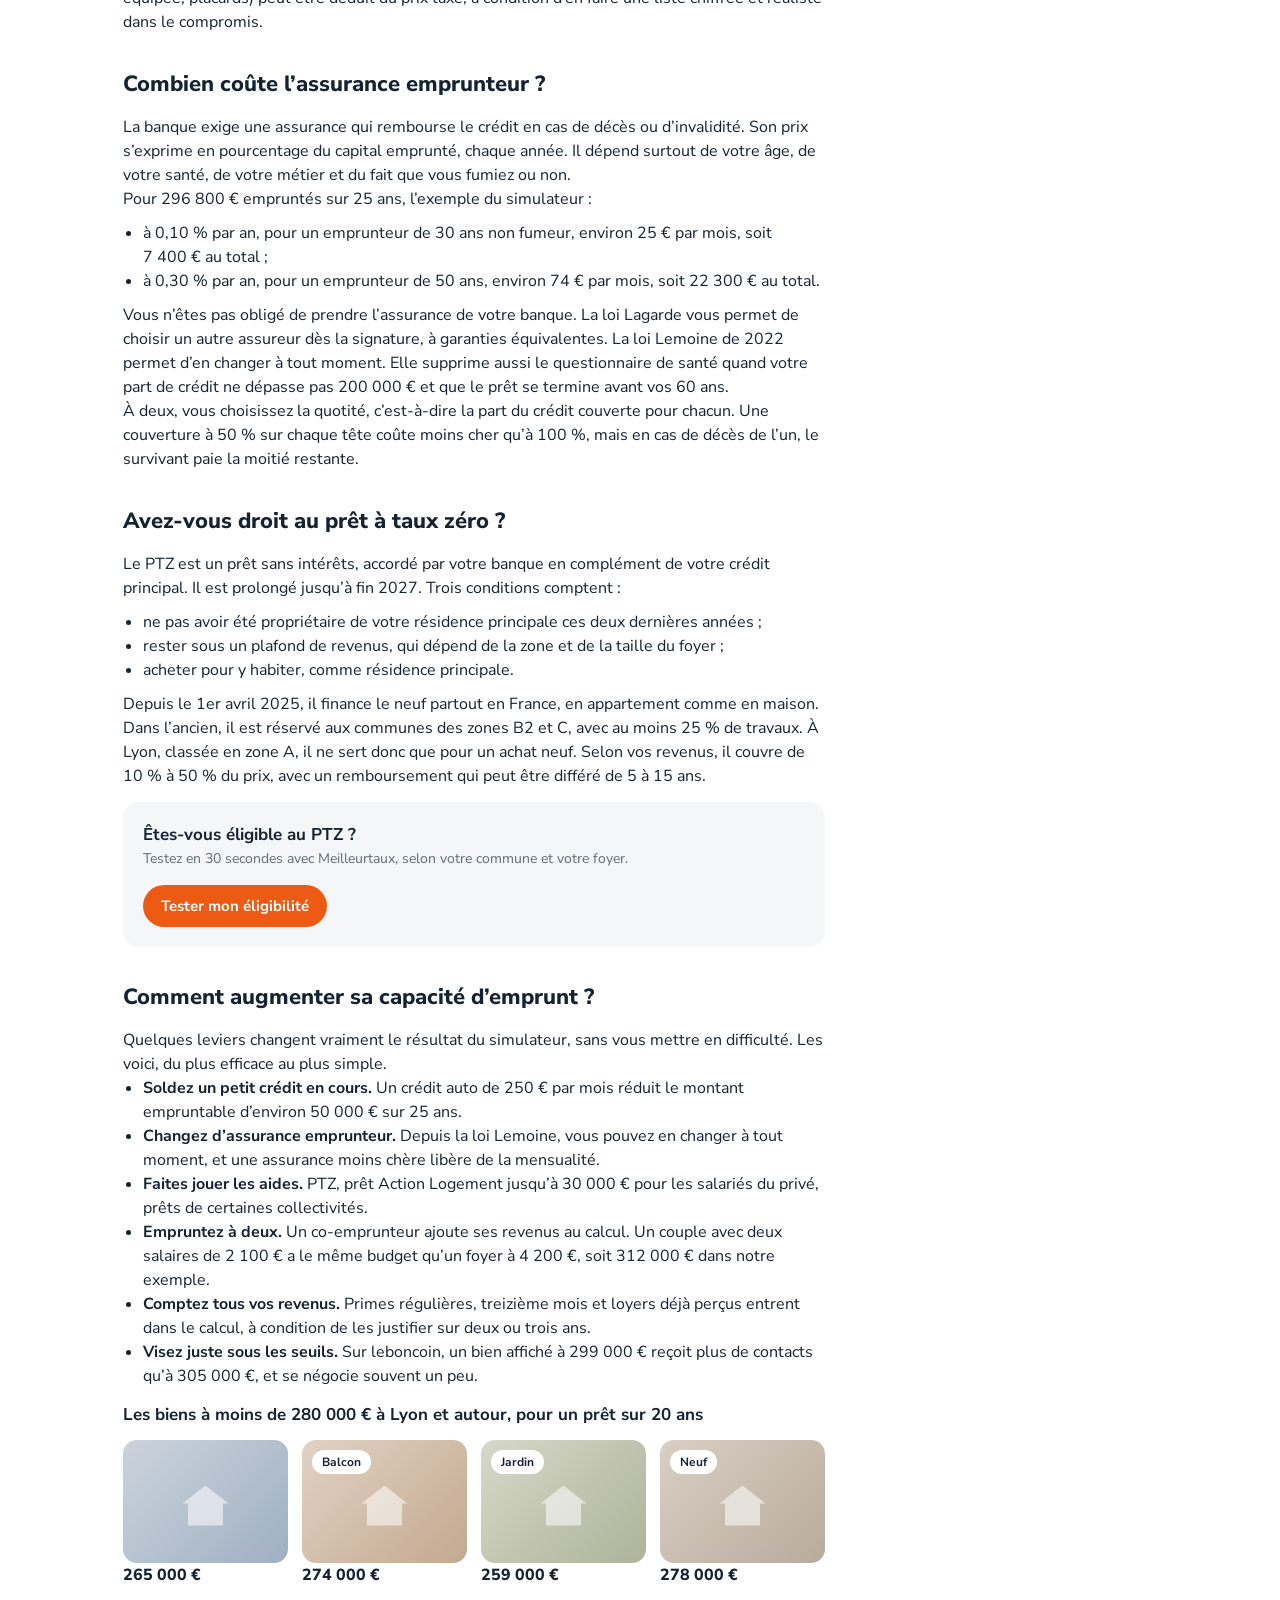
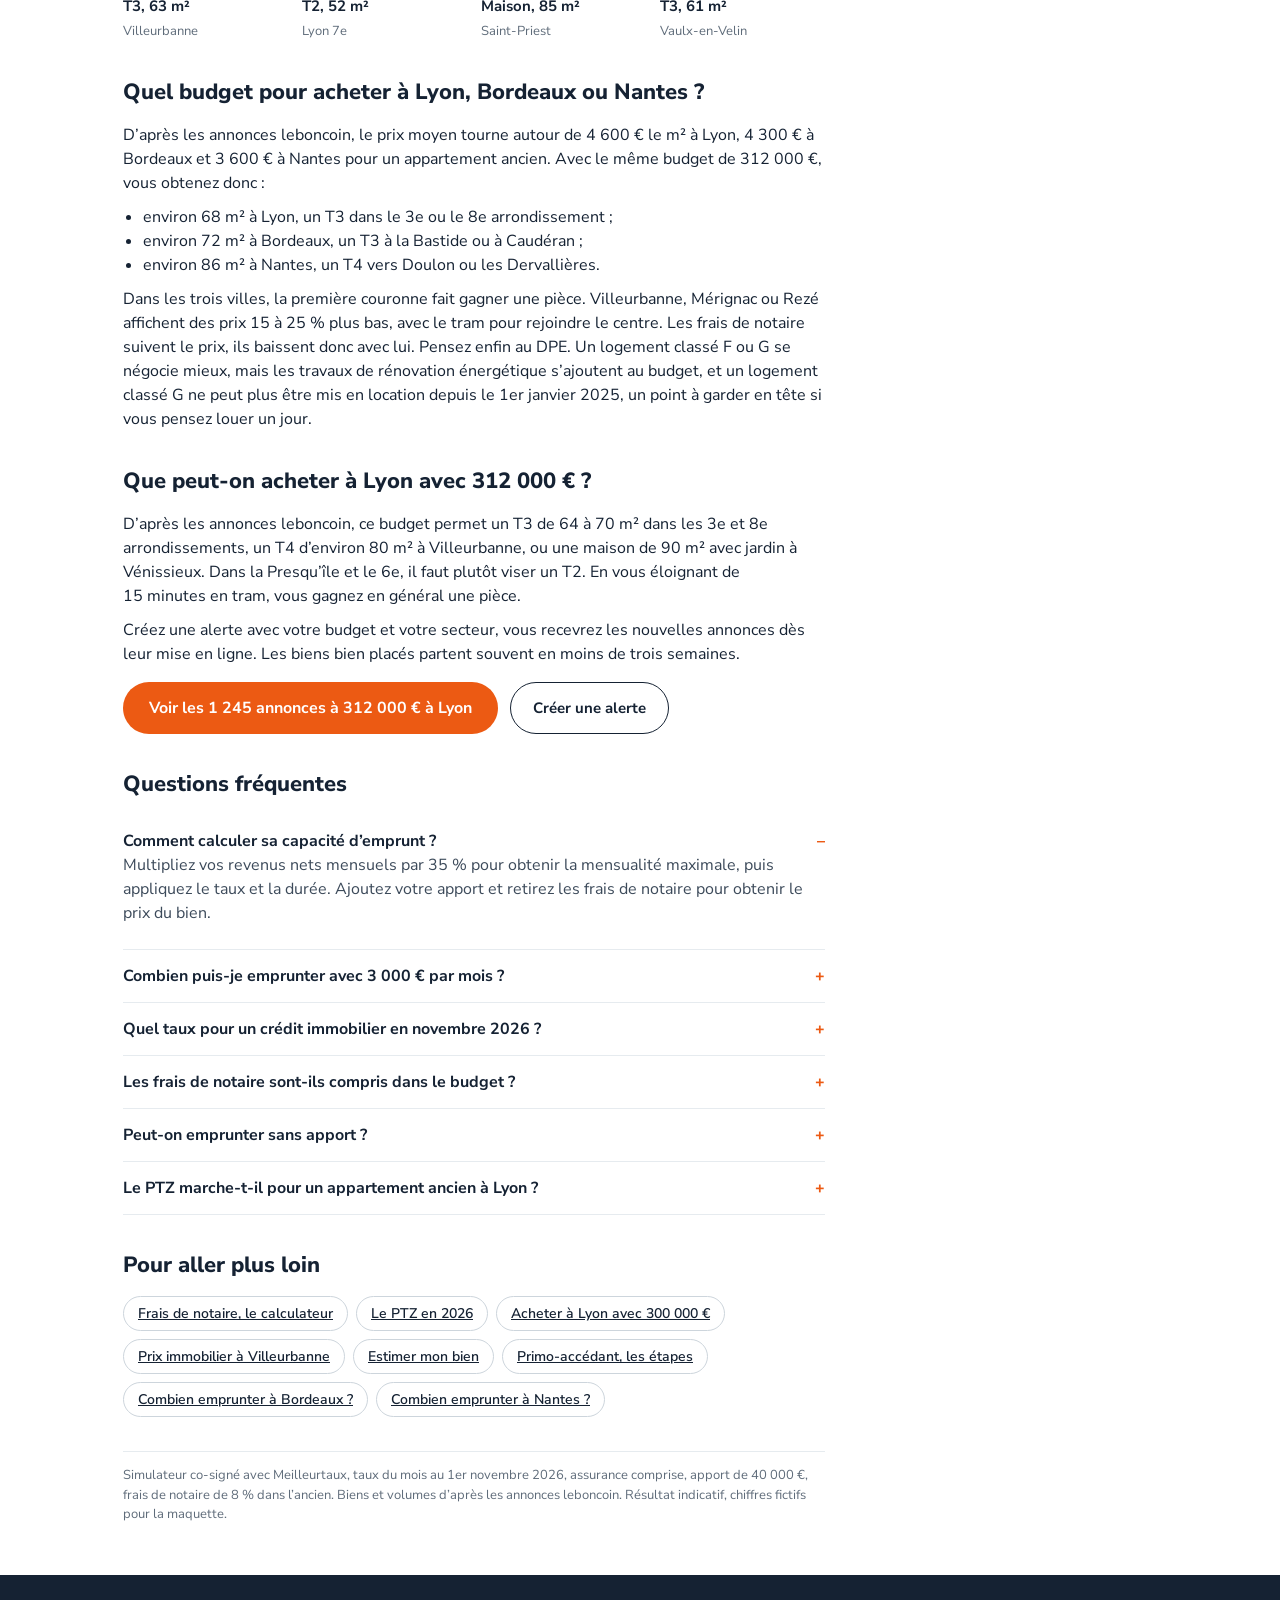
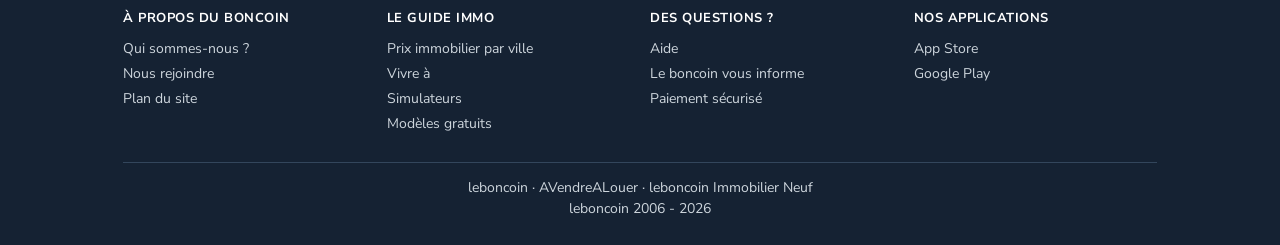
<file: t3.html>
<!doctype html><html lang="fr"><head><meta charset="utf-8"><meta name="viewport" content="width=device-width,initial-scale=1"><meta name="robots" content="noindex,nofollow">
<title>Combien pouvez-vous emprunter ? Simulateur avec Meilleurtaux | leboncoin</title><link rel="preconnect" href="https://fonts.googleapis.com"><link href="https://fonts.googleapis.com/css2?family=Nunito+Sans:wght@400;600;700;800&display=swap" rel="stylesheet"><link rel="stylesheet" href="style.css"></head><body>
<div class="proto">Maquette datashake pour leboncoin, chiffres fictifs. <a href="index.html">Toutes les maquettes</a></div>
<header class="top"><div class="wrap row"><svg width="164" height="30" viewBox="0 0 164 30" xmlns="http://www.w3.org/2000/svg"  class="logo"><path fill="currentColor" fill-rule="evenodd" clip-rule="evenodd" d="M41.1935 25.077C43.7647 25.0728 45.3528 23.0338 45.3528 20.0045C45.3528 16.9725 43.769 14.9392 41.2007 14.9392C38.6323 14.9392 37.0556 16.9653 37.0556 20.0045C37.0556 23.0409 38.6295 25.0728 41.1935 25.077ZM43.1198 10.0236C48.0211 10.0236 51.2529 14.2472 51.3242 19.9332C51.3242 25.712 47.9426 29.9926 42.9842 29.9926C40.4887 30.0482 38.1457 28.7954 36.8059 26.6894H36.7274V29.6216H31.3482V3.88099C31.3482 1.91906 32.6538 0.691957 34.2019 0.691957C35.75 0.691957 37.0556 1.91906 37.0556 3.88099V13.0557H37.1341C38.5174 11.1316 40.7505 10.0008 43.1198 10.0236ZM62.9246 25.077C65.5001 25.077 67.0697 23.0366 67.0697 20.0045C67.0697 16.9725 65.5001 14.9392 62.9246 14.9392C60.3492 14.9392 58.7796 16.9653 58.7796 20.0045C58.7796 23.0438 60.3492 25.077 62.9246 25.077ZM62.9246 10.0236C68.9888 10.0236 72.9127 14.1687 72.9127 20.0117C72.9127 25.8547 68.9959 29.9997 62.9246 29.9997C56.8533 29.9997 52.9366 25.8547 52.9366 20.0117C52.9366 14.1687 56.8533 10.0236 62.9246 10.0236ZM139.155 10.0239C140.724 10.0239 142.03 11.251 142.058 13.213V29.6219H136.301V13.213C136.301 11.251 137.579 10.0239 139.155 10.0239ZM139.155 0C141.086 0 142.65 1.56527 142.65 3.49581C142.65 5.42636 141.086 6.99163 139.155 6.99163H139.153C137.223 6.99091 135.658 5.42564 135.659 3.4951C135.659 1.56455 137.225 0 139.155 0ZM157.162 10.0239C161.158 10.0239 163.304 12.8627 163.304 17.1654V29.6219H157.547V18.7777C157.547 16.245 156.355 15.4032 154.858 15.4032C152.631 15.4032 150.941 17.2795 150.941 21.2747V29.6219H145.183V13.0346C145.183 11.1511 146.417 10.0382 147.873 10.0382C149.329 10.0382 150.555 11.1511 150.555 13.0346V13.748H150.634C152 11.4408 154.481 10.0254 157.162 10.0239ZM123.866 25.077C126.441 25.077 128.018 23.0366 128.018 20.0045C128.018 16.9725 126.435 14.9392 123.866 14.9392C121.298 14.9392 119.721 16.9653 119.721 20.0045C119.721 23.0438 121.298 25.077 123.866 25.077ZM123.866 10.0236C129.938 10.0236 133.854 14.1687 133.854 20.0117C133.854 25.8547 129.938 29.9997 123.866 29.9997C117.795 29.9997 113.878 25.8547 113.878 20.0117C113.878 14.1687 117.802 10.0236 123.866 10.0236ZM105.36 15.0179C102.863 15.0179 101.329 16.8586 101.329 20.012C101.329 23.1653 102.863 25.006 105.36 25.006C106.791 25.0645 108.137 24.3254 108.855 23.0869H108.927L113.115 25.7765C111.659 28.6159 108.619 30 105.166 30C99.1744 30 95.4859 25.8543 95.4859 20.012C95.4859 14.169 99.1744 10.0239 105.166 10.0239C108.619 10.0239 111.688 11.3937 113.115 14.2474L108.927 16.9364H108.855C108.137 15.6978 106.791 14.9594 105.36 15.0179ZM87.1959 10.0239C91.1911 10.0239 93.3379 12.8627 93.3528 17.1654V29.6219H87.5954V18.7777C87.5954 16.245 86.404 15.4032 84.9058 15.4032C82.6799 15.4032 80.9891 17.2795 80.9891 21.2747V29.6219H75.2246V13.0203C75.2246 11.1369 76.4374 10.0382 77.8999 10.0382C79.3625 10.0382 80.5896 11.1511 80.5896 13.0346V13.748H80.668C82.0328 11.4394 84.5141 10.0239 87.1959 10.0239ZM15.6884 18.87C15.7055 19.6013 15.8353 20.3262 16.0736 21.0182L22.4945 16.2589C21.9138 15.1873 20.773 14.5402 19.5552 14.5895C17.7359 14.5895 15.6884 15.9592 15.6884 18.87ZM21.2674 25.2909C23.3485 25.1718 25.2148 23.9689 26.1829 22.124L29.9713 24.8629C28.523 27.8093 25.5694 29.9924 20.5754 29.9924C18.2125 29.9882 15.9309 29.1263 14.1545 27.5668C11.6432 29.2362 9.5029 29.9496 7.36261 29.9496C3.04635 29.9496 0 27.0602 0 22.7226V3.83091C0 1.87611 1.29844 0.649008 2.85373 0.649008C4.40901 0.649008 5.70745 1.87611 5.70745 3.83091V22.2446C5.70745 24.0995 6.52076 25.0983 8.22586 25.0983C9.15332 25.0983 10.1593 24.5632 11.4648 23.8498C10.8413 22.3666 10.526 20.7721 10.5374 19.1626C10.5374 15.0889 13.441 10.0242 19.5409 10.0242C24.8274 10.0242 27.6669 13.0984 28.8512 16.958L18.6705 24.2643C19.3689 24.9328 20.3007 25.3016 21.2674 25.2909Z"></path></svg><a class="btn btn-main" href="#">⊕ Déposer une annonce</a><div class="search"><span>Rechercher sur leboncoin</span><b>⌕</b></div>
<div class="icons"><div><i>🔔</i>Mes recherches</div><div><i>♡</i>Favoris</div><div><i>💬</i>Messages</div><div><i>👤</i>Se connecter</div></div></div>
<div class="wrap cats"><span class="on">Immobilier</span><span>Véhicules</span><span>Matériel pro</span><span>Emploi</span><span>Mode</span><span>Maison &amp; Jardin</span><span>Famille</span><span>Électronique</span><span>Loisirs</span><span>Autres</span></div></header>
<main class="wrap"><div class="crumb"><a href="#">Accueil</a> › <a href="#">Immobilier</a> › Simulateurs › Capacité d’emprunt</div>
<h1>Combien pouvez-vous emprunter ?</h1><p class="lead">Calculez votre budget en 1 minute, avec les taux du mois de Meilleurtaux, puis voyez directement les biens à ce prix dans votre ville.</p><div class="byline"><div class="av">lbc</div><div>Par <b>la rédaction leboncoin immo</b>, relu par Meilleurtaux, partenaire de leboncoin<br>Mis à jour le 1er novembre 2026</div></div>
<div class="layout"><div>
<section class="two"><div class="soft form"><label>Revenus nets du foyer</label><div class="f">4 200 € par mois</div><label>Apport</label><div class="f">40 000 €</div><label>Durée</label><div class="f">25 ans</div><label>Ville</label><div class="f">Lyon</div><a class="btn btn-main" href="#" style="justify-content:center">Calculer mon budget</a></div>
<div class="result"><small>Votre budget</small><b>312 000 €</b><small>mensualité de 1 470 € assurance comprise, taux de 3,4 % sur 25 ans, frais de notaire déduits</small><p style="margin:22px 0 12px"><a class="btn btn-main btn-lg" href="#">Voir les 1 245 biens à ce budget à Lyon</a></p><a href="#" style="font-size:14px">Être rappelé par un conseiller Meilleurtaux</a></div></section>
<section><h2>Les biens à votre budget à Lyon</h2><div class="ads"><a class="ad" href="#"><div class="ph" style="--a:#d9cfc4;--b:#b9ab9c"></div><div class="p">298 000 €</div><h3>T3, 68 m²</h3><small>Lyon 8e</small></a><a class="ad" href="#"><div class="ph" style="--a:#cbd3dc;--b:#9fb0c2"><span class="badge">Jardin</span></div><div class="p">305 000 €</div><h3>Maison, 92 m²</h3><small>Vénissieux</small></a><a class="ad" href="#"><div class="ph" style="--a:#d6d9c8;--b:#aeb39a"></div><div class="p">289 000 €</div><h3>T4, 81 m²</h3><small>Villeurbanne</small></a><a class="ad" href="#"><div class="ph" style="--a:#e2d2c4;--b:#c3a98f"><span class="badge">Nouveau</span></div><div class="p">310 000 €</div><h3>T3, 64 m²</h3><small>Lyon 3e</small></a></div></section>
<section class="retenir"><h3>À retenir</h3><ul><li>Les banques limitent la mensualité à 35 % de vos revenus nets, assurance comprise, sur 25 ans au plus.</li><li>Avec 4 200 € de revenus et 40 000 € d’apport, vous pouvez viser un bien autour de 312 000 € à Lyon.</li><li>Comptez environ 8 % du prix en frais de notaire dans l’ancien, 2 à 3 % dans le neuf.</li><li>Le prêt à taux zéro peut compléter votre crédit si vous achetez votre première résidence principale.</li></ul></section>

<section><h2>Comment les banques calculent-elles votre capacité d’emprunt ?</h2>
<p style="margin:0 0 10px">Tout part d’une règle simple. Depuis 2022, le Haut Conseil de stabilité financière demande aux banques de limiter la mensualité de crédit à 35 % des revenus nets du foyer, assurance emprunteur comprise. La durée est plafonnée à 25 ans, ou 27 ans dans le neuf quand la livraison décale le début des remboursements.</p>
<p style="margin:0 0 10px">La banque additionne d’abord ce qui rentre chaque mois :</p>
<ul style="margin:10px 0 10px 20px"><li>vos salaires nets avant impôt, primes régulières comprises ;</li><li>les revenus stables d’un indépendant, sur la moyenne des trois derniers bilans ;</li><li>environ 70 % des loyers que vous percevez déjà.</li></ul>
<p style="margin:0 0 10px">Elle retire ensuite les crédits en cours et les pensions versées. Ce qui reste, multiplié par 35 %, donne votre mensualité maximale. Elle regarde aussi votre « reste à vivre », la somme qui vous reste une fois le crédit payé. Un couple avec deux enfants qui garde 2 000 € par mois sera mieux reçu qu’un couple qui garde 900 €, à taux d’endettement égal.</p>
</section>

<section><h2>Quel budget selon vos revenus et la durée ?</h2>
<p style="margin:0 0 10px">Voici ce que donne le calcul avec les taux du mois de Meilleurtaux (3,25 % sur 20 ans, 3,4 % sur 25 ans, assurance comprise) et un apport de 40 000 €. Le budget indiqué est le prix du bien, une fois les frais de notaire de l’ancien déduits.</p>
<table><thead><tr><th>Revenus nets du foyer</th><th class="num">Mensualité max</th><th class="num">Budget sur 20 ans</th><th class="num">Budget sur 25 ans</th></tr></thead><tbody>
<tr><td>2 500 € par mois</td><td class="num">875 €</td><td class="num">180 000 €</td><td class="num">201 000 €</td></tr>
<tr><td>3 000 € par mois</td><td class="num">1 050 €</td><td class="num">208 000 €</td><td class="num">233 000 €</td></tr>
<tr><td>3 500 € par mois</td><td class="num">1 225 €</td><td class="num">237 000 €</td><td class="num">266 000 €</td></tr>
<tr><td>4 000 € par mois</td><td class="num">1 400 €</td><td class="num">266 000 €</td><td class="num">299 000 €</td></tr>
<tr style="font-weight:700"><td>4 200 € par mois</td><td class="num">1 470 €</td><td class="num">277 000 €</td><td class="num">312 000 €</td></tr>
<tr><td>4 500 € par mois</td><td class="num">1 575 €</td><td class="num">294 000 €</td><td class="num">331 000 €</td></tr>
<tr><td>5 000 € par mois</td><td class="num">1 750 €</td><td class="num">323 000 €</td><td class="num">364 000 €</td></tr>
<tr><td>6 000 € par mois</td><td class="num">2 100 €</td><td class="num">380 000 €</td><td class="num">430 000 €</td></tr>
</tbody></table>
<p style="margin-top:12px">Passer de 20 à 25 ans ajoute 35 000 € de budget pour un foyer à 4 200 € par mois. Mais le coût des intérêts et de l’assurance grimpe aussi, de 93 600 € à 144 200 €. Si votre bien se trouve sous la barre des 280 000 €, la durée courte reste la plus économique.</p>
</section>

<section><h2>Comment se fait le calcul, étape par étape ?</h2>
<p style="margin:0 0 10px">Reprenons l’exemple du simulateur, un couple à Lyon qui gagne 4 200 € nets par mois et dispose de 40 000 € d’apport.</p>
<ol class="steps" style="margin-top:14px"><li><span><b>Mensualité maximale.</b> 4 200 € × 35 % = 1 470 € par mois, assurance comprise.</span></li><li><span><b>Montant empruntable.</b> Sur 25 ans à 3,4 %, une mensualité de 1 470 € permet d’emprunter 296 800 €.</span></li><li><span><b>Enveloppe totale.</b> 296 800 € de prêt + 40 000 € d’apport = 336 800 € à dépenser.</span></li><li><span><b>Frais de notaire.</b> Dans l’ancien, ils pèsent environ 8 % du prix. On divise donc l’enveloppe par 1,08.</span></li><li><span><b>Prix du bien.</b> 336 800 € ÷ 1,08 = 311 900 €, arrondi à 312 000 €.</span></li></ol>
<blockquote style="margin-top:16px">« Le 35 % est un plafond, pas un objectif. Quand un dossier passe tout juste, je conseille souvent de garder 50 à 100 € de marge par mois pour les imprévus, quitte à viser un bien un peu moins cher. »<footer>Un courtier Meilleurtaux, agence de Lyon</footer></blockquote>
</section>

<section><h2>Combien emprunter avec 3 000 € par mois ?</h2>
<p>Avec 3 000 € nets par mois, seul ou à deux, la mensualité maximale est de 1 050 €, assurance comprise. Aux taux du mois, cela permet d’emprunter environ 185 000 € sur 20 ans ou 212 000 € sur 25 ans.</p>
<p>Le prix du bien dépend ensuite de votre apport :</p>
<ul style="margin:10px 0 10px 20px"><li>avec 40 000 € d’apport, vous visez un bien autour de 233 000 € sur 25 ans ;</li><li>avec 20 000 €, plutôt 215 000 € ;</li><li>sans apport, si la banque finance aussi les frais de notaire, autour de 196 000 €.</li></ul>
<p>À Lyon, d’après les annonces leboncoin, 215 000 € correspondent à un T2 de 45 m² dans le 8e ou à un T3 de 55 m² à Vaulx-en-Velin. Le reste à vivre joue beaucoup à ce niveau de revenus. Une personne seule qui garde 1 950 € par mois passe sans difficulté. Une famille de quatre avec le même revenu aura plus de mal à convaincre, même sous les 35 %.</p>
</section>

<section><h2>Quelle durée de prêt choisir ?</h2>
<p>La durée change à la fois la mensualité et le coût total. Pour emprunter 250 000 € aux taux du mois de Meilleurtaux :</p>
<ul style="margin:10px 0 10px 20px"><li>sur 15 ans à 3,1 %, la mensualité est de 1 739 € et le crédit coûte 62 900 € ;</li><li>sur 20 ans à 3,25 %, elle tombe à 1 418 € pour un coût de 90 300 € ;</li><li>sur 25 ans à 3,4 %, elle descend à 1 238 €, mais le coût monte à 121 500 €.</li></ul>
<p>Cinq ans de plus font donc baisser la mensualité d’environ 180 € et ajoutent plus de 30 000 € d’intérêts. La bonne durée est la plus courte qui laisse passer votre mensualité sous les 35 % avec une marge pour vivre. Les primo-accédants qui veulent maximiser leur budget partent en général sur 25 ans. Ceux qui revendent un premier bien et apportent une grosse somme choisissent souvent 15 ou 20 ans.</p>
<p>Pensez aussi à la suite. Un prêt sur 25 ans se revend sans problème, la banque est remboursée à la vente. Mais en début de prêt, vous remboursez surtout des intérêts. Si vous pensez revendre avant 5 ans, la durée longue vous laisse peu de capital remboursé.</p>
</section>
<section class="card" style="display:flex;justify-content:space-between;gap:16px;align-items:center;flex-wrap:wrap"><div><h3>Votre budget est prêt ?</h3><p style="color:#5f6c7a">Les biens à 312 000 € à Lyon et autour, mis à jour chaque jour.</p></div><a class="btn btn-main btn-lg" href="#">Voir les 1 245 annonces à Lyon</a></section>

<section><h2>Peut-on emprunter sans apport ?</h2>
<p>Oui, mais c’est plus rare depuis 2022. Sans apport, la banque doit financer le prix du bien et les frais de notaire, ce qu’on appelle un prêt à 110 %. Elle le réserve surtout à trois profils :</p>
<ul style="margin:10px 0 10px 20px"><li>les jeunes actifs en CDI, avec des revenus qui vont augmenter ;</li><li>les fonctionnaires et les professions à revenus très stables ;</li><li>les foyers qui ont une épargne de précaution importante, mais préfèrent la garder.</li></ul>
<p>La plupart des banques demandent au moins 10 % du prix, de quoi couvrir les frais de notaire et les frais de garantie. Pour un bien à 250 000 €, cela fait 25 000 €. Votre apport peut venir d’une épargne, d’un plan épargne logement, d’une épargne salariale débloquée pour l’achat d’une résidence principale, ou d’une donation familiale. Certaines banques comptent aussi le prêt Action Logement ou le PTZ comme un quasi-apport.</p>
<p>Un relevé de compte sans découvert sur les trois derniers mois pèse souvent autant que l’apport lui-même.</p>
</section>
<section><h2>Combien prévoir pour les frais de notaire ?</h2>
<p style="margin:0 0 10px">Les « frais de notaire » sont surtout des taxes reversées à l’État et au département. Le notaire ne garde qu’une petite part, sa rémunération fixée par un barème national.</p>
<div class="two" style="margin:14px 0"><div class="soft"><h3>Dans l’ancien</h3><p style="font-size:28px;font-weight:800;color:#ec5a13">7 à 8 %</p><p style="margin:0 0 10px">Soit environ 25 000 € pour un appartement à 312 000 €. Les droits de mutation en représentent l’essentiel, entre 5,8 % et 6,3 % du prix selon le département.</p></div><div class="soft"><h3>Dans le neuf</h3><p style="font-size:28px;font-weight:800;color:#ec5a13">2 à 3 %</p><p style="margin:0 0 10px">Soit 6 200 à 9 400 € pour le même prix. Les droits de mutation sont réduits, car la TVA est déjà comprise dans le prix de vente.</p></div></div>
<p style="margin:0 0 10px">Depuis avril 2025, la plupart des départements ont relevé leurs droits de mutation de 0,5 point. Les primo-accédants en sont exonérés. Autre astuce, le mobilier vendu avec le bien (cuisine équipée, placards) peut être déduit du prix taxé, à condition d’en faire une liste chiffrée et réaliste dans le compromis.</p>
</section>

<section><h2>Combien coûte l’assurance emprunteur ?</h2>
<p>La banque exige une assurance qui rembourse le crédit en cas de décès ou d’invalidité. Son prix s’exprime en pourcentage du capital emprunté, chaque année. Il dépend surtout de votre âge, de votre santé, de votre métier et du fait que vous fumiez ou non.</p>
<p>Pour 296 800 € empruntés sur 25 ans, l’exemple du simulateur :</p>
<ul style="margin:10px 0 10px 20px"><li>à 0,10 % par an, pour un emprunteur de 30 ans non fumeur, environ 25 € par mois, soit 7 400 € au total ;</li><li>à 0,30 % par an, pour un emprunteur de 50 ans, environ 74 € par mois, soit 22 300 € au total.</li></ul>
<p>Vous n’êtes pas obligé de prendre l’assurance de votre banque. La loi Lagarde vous permet de choisir un autre assureur dès la signature, à garanties équivalentes. La loi Lemoine de 2022 permet d’en changer à tout moment. Elle supprime aussi le questionnaire de santé quand votre part de crédit ne dépasse pas 200 000 € et que le prêt se termine avant vos 60 ans.</p>
<p>À deux, vous choisissez la quotité, c’est-à-dire la part du crédit couverte pour chacun. Une couverture à 50 % sur chaque tête coûte moins cher qu’à 100 %, mais en cas de décès de l’un, le survivant paie la moitié restante.</p>
</section>
<section><h2>Avez-vous droit au prêt à taux zéro ?</h2>
<p style="margin:0 0 10px">Le PTZ est un prêt sans intérêts, accordé par votre banque en complément de votre crédit principal. Il est prolongé jusqu’à fin 2027. Trois conditions comptent :</p>
<ul style="margin:10px 0 10px 20px"><li>ne pas avoir été propriétaire de votre résidence principale ces deux dernières années ;</li><li>rester sous un plafond de revenus, qui dépend de la zone et de la taille du foyer ;</li><li>acheter pour y habiter, comme résidence principale.</li></ul>
<p style="margin:0 0 10px">Depuis le 1er avril 2025, il finance le neuf partout en France, en appartement comme en maison. Dans l’ancien, il est réservé aux communes des zones B2 et C, avec au moins 25 % de travaux. À Lyon, classée en zone A, il ne sert donc que pour un achat neuf. Selon vos revenus, il couvre de 10 % à 50 % du prix, avec un remboursement qui peut être différé de 5 à 15 ans.</p>
<div class="soft" style="display:flex;justify-content:space-between;gap:16px;align-items:center;flex-wrap:wrap;margin-top:14px"><div><h3>Êtes-vous éligible au PTZ ?</h3><p style="color:#5f6c7a;font-size:14px">Testez en 30 secondes avec Meilleurtaux, selon votre commune et votre foyer.</p></div><a class="btn btn-main" href="#">Tester mon éligibilité</a></div>
</section>

<section><h2>Comment augmenter sa capacité d’emprunt ?</h2>
<p>Quelques leviers changent vraiment le résultat du simulateur, sans vous mettre en difficulté. Les voici, du plus efficace au plus simple.</p>
<ul style="margin:0 0 14px 20px"><li><b>Soldez un petit crédit en cours.</b> Un crédit auto de 250 € par mois réduit le montant empruntable d’environ 50 000 € sur 25 ans.</li><li><b>Changez d’assurance emprunteur.</b> Depuis la loi Lemoine, vous pouvez en changer à tout moment, et une assurance moins chère libère de la mensualité.</li><li><b>Faites jouer les aides.</b> PTZ, prêt Action Logement jusqu’à 30 000 € pour les salariés du privé, prêts de certaines collectivités.</li><li><b>Empruntez à deux.</b> Un co-emprunteur ajoute ses revenus au calcul. Un couple avec deux salaires de 2 100 € a le même budget qu’un foyer à 4 200 €, soit 312 000 € dans notre exemple.</li><li><b>Comptez tous vos revenus.</b> Primes régulières, treizième mois et loyers déjà perçus entrent dans le calcul, à condition de les justifier sur deux ou trois ans.</li><li><b>Visez juste sous les seuils.</b> Sur leboncoin, un bien affiché à 299 000 € reçoit plus de contacts qu’à 305 000 €, et se négocie souvent un peu.</li></ul>
<h3 style="margin-bottom:12px">Les biens à moins de 280 000 € à Lyon et autour, pour un prêt sur 20 ans</h3>
<div class="ads"><a class="ad" href="#"><div class="ph" style="--a:#cbd3dc;--b:#9fb0c2"></div><div class="p">265 000 €</div><h3>T3, 63 m²</h3><small>Villeurbanne</small></a><a class="ad" href="#"><div class="ph" style="--a:#e2d2c4;--b:#c3a98f"><span class="badge">Balcon</span></div><div class="p">274 000 €</div><h3>T2, 52 m²</h3><small>Lyon 7e</small></a><a class="ad" href="#"><div class="ph" style="--a:#d6d9c8;--b:#aeb39a"><span class="badge">Jardin</span></div><div class="p">259 000 €</div><h3>Maison, 85 m²</h3><small>Saint-Priest</small></a><a class="ad" href="#"><div class="ph" style="--a:#d9cfc4;--b:#b9ab9c"><span class="badge">Neuf</span></div><div class="p">278 000 €</div><h3>T3, 61 m²</h3><small>Vaulx-en-Velin</small></a></div>
</section>

<section><h2>Quel budget pour acheter à Lyon, Bordeaux ou Nantes ?</h2>
<p>D’après les annonces leboncoin, le prix moyen tourne autour de 4 600 € le m² à Lyon, 4 300 € à Bordeaux et 3 600 € à Nantes pour un appartement ancien. Avec le même budget de 312 000 €, vous obtenez donc :</p>
<ul style="margin:10px 0 10px 20px"><li>environ 68 m² à Lyon, un T3 dans le 3e ou le 8e arrondissement ;</li><li>environ 72 m² à Bordeaux, un T3 à la Bastide ou à Caudéran ;</li><li>environ 86 m² à Nantes, un T4 vers Doulon ou les Dervallières.</li></ul>
<p>Dans les trois villes, la première couronne fait gagner une pièce. Villeurbanne, Mérignac ou Rezé affichent des prix 15 à 25 % plus bas, avec le tram pour rejoindre le centre. Les frais de notaire suivent le prix, ils baissent donc avec lui. Pensez enfin au DPE. Un logement classé F ou G se négocie mieux, mais les travaux de rénovation énergétique s’ajoutent au budget, et un logement classé G ne peut plus être mis en location depuis le 1er janvier 2025, un point à garder en tête si vous pensez louer un jour.</p>
</section>
<section><h2>Que peut-on acheter à Lyon avec 312 000 € ?</h2>
<p style="margin:0 0 10px">D’après les annonces leboncoin, ce budget permet un T3 de 64 à 70 m² dans les 3e et 8e arrondissements, un T4 d’environ 80 m² à Villeurbanne, ou une maison de 90 m² avec jardin à Vénissieux. Dans la Presqu’île et le 6e, il faut plutôt viser un T2. En vous éloignant de 15 minutes en tram, vous gagnez en général une pièce.</p>
<p style="margin:0 0 10px">Créez une alerte avec votre budget et votre secteur, vous recevrez les nouvelles annonces dès leur mise en ligne. Les biens bien placés partent souvent en moins de trois semaines.</p>
<p style="margin-top:16px;display:flex;gap:12px;flex-wrap:wrap"><a class="btn btn-main btn-lg" href="#">Voir les 1 245 annonces à 312 000 € à Lyon</a><a class="btn btn-ghost" href="#" style="padding:14px 22px">Créer une alerte</a></p>
</section>

<section class="faq"><h2>Questions fréquentes</h2>
<details open><summary>Comment calculer sa capacité d’emprunt ?</summary><p style="margin:0 0 10px">Multipliez vos revenus nets mensuels par 35 % pour obtenir la mensualité maximale, puis appliquez le taux et la durée. Ajoutez votre apport et retirez les frais de notaire pour obtenir le prix du bien.</p></details>
<details><summary>Combien puis-je emprunter avec 3 000 € par mois ?</summary><p style="margin:0 0 10px">Environ 212 000 € sur 25 ans à 3,4 %, pour une mensualité de 1 050 €. Avec 40 000 € d’apport, cela donne un bien autour de 233 000 € dans l’ancien.</p></details>
<details><summary>Quel taux pour un crédit immobilier en novembre 2026 ?</summary><p style="margin:0 0 10px">Autour de 3,4 % sur 25 ans et 3,25 % sur 20 ans selon Meilleurtaux, assurance comprise. Votre taux réel dépend de votre profil, de votre apport et de votre banque.</p></details>
<details><summary>Les frais de notaire sont-ils compris dans le budget ?</summary><p style="margin:0 0 10px">Oui, le budget affiché est le prix du bien une fois retirés environ 8 % de frais de notaire dans l’ancien. Dans le neuf, ils tombent à 2 ou 3 %.</p></details>
<details><summary>Peut-on emprunter sans apport ?</summary><p style="margin:0 0 10px">C’est possible mais plus rare. La plupart des banques demandent au moins 10 % du prix, de quoi couvrir les frais de notaire.</p></details>
<details><summary>Le PTZ marche-t-il pour un appartement ancien à Lyon ?</summary><p style="margin:0 0 10px">Non. À Lyon, en zone A, le PTZ ne finance que le neuf. Dans l’ancien, il est réservé aux zones B2 et C, avec des travaux.</p></details>
</section>

<section><h2>Pour aller plus loin</h2><div class="chips"><a class="chip" href="#">Frais de notaire, le calculateur</a><a class="chip" href="#">Le PTZ en 2026</a><a class="chip" href="#">Acheter à Lyon avec 300 000 €</a><a class="chip" href="#">Prix immobilier à Villeurbanne</a><a class="chip" href="#">Estimer mon bien</a><a class="chip" href="#">Primo-accédant, les étapes</a><a class="chip" href="#">Combien emprunter à Bordeaux ?</a><a class="chip" href="#">Combien emprunter à Nantes ?</a></div></section>

<p class="method">Simulateur co-signé avec Meilleurtaux, taux du mois au 1er novembre 2026, assurance comprise, apport de 40 000 €, frais de notaire de 8 % dans l’ancien. Biens et volumes d’après les annonces leboncoin. Résultat indicatif, chiffres fictifs pour la maquette.</p>
</div><aside class="side"><div class="card"><h3>Estimez vos frais de notaire</h3><p style="margin:0 0 10px">Le montant exact selon le prix et la ville.</p><a class="btn btn-main" href="#">Calculer</a></div><div class="card links"><h3>À lire aussi</h3><a href=#>Frais de notaire, le guide</a><a href=#>Le prêt à taux zéro en 2026</a><a href=#>Acheter à Lyon avec 300 000 €</a></div></aside></div></main><footer class="site"><div class="wrap"><div class="cols">
<div><h4>À propos du boncoin</h4><p>Qui sommes-nous ?</p><p>Nous rejoindre</p><p>Plan du site</p></div>
<div><h4>Le guide immo</h4><p>Prix immobilier par ville</p><p>Vivre à</p><p>Simulateurs</p><p>Modèles gratuits</p></div>
<div><h4>Des questions ?</h4><p>Aide</p><p>Le boncoin vous informe</p><p>Paiement sécurisé</p></div>
<div><h4>Nos applications</h4><p>App Store</p><p>Google Play</p></div></div>
<div class="sis">leboncoin · AVendreALouer · leboncoin Immobilier Neuf<br>leboncoin 2006 - 2026</div></div></footer></body></html>
</file>
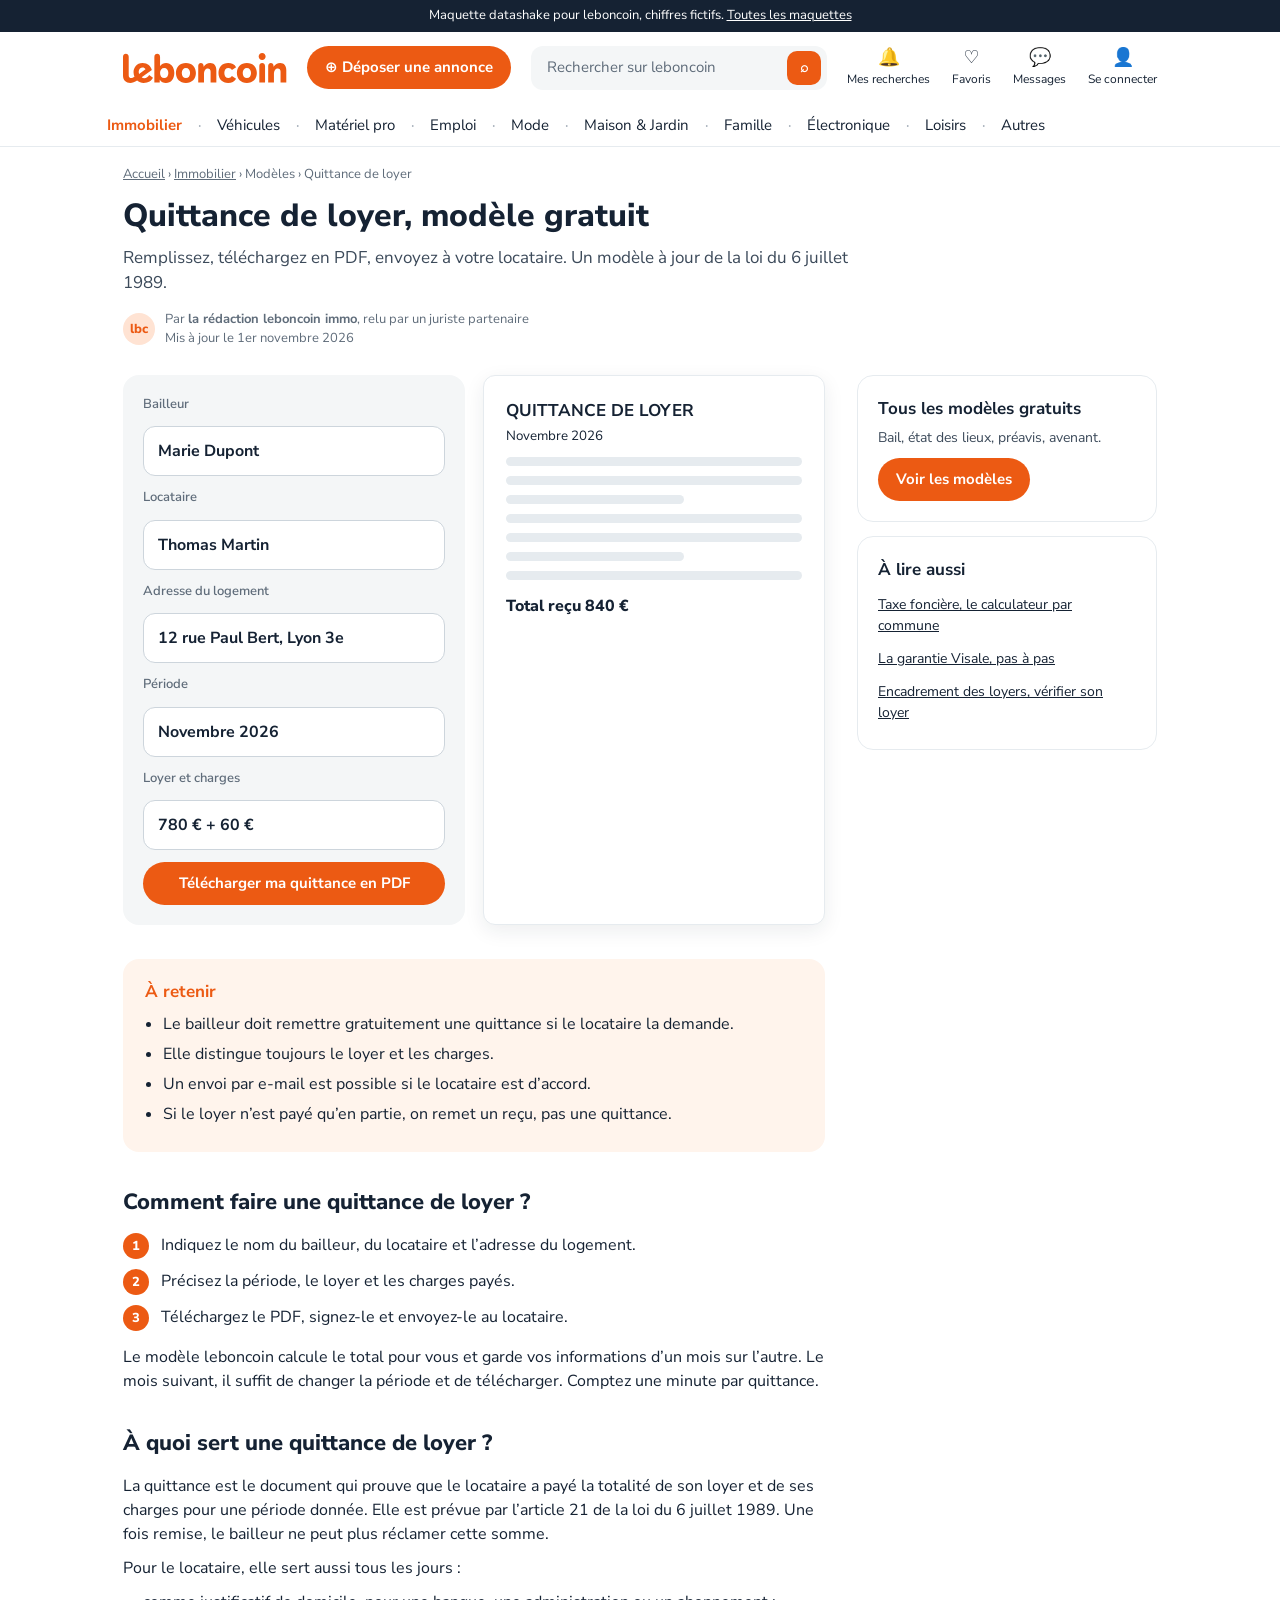
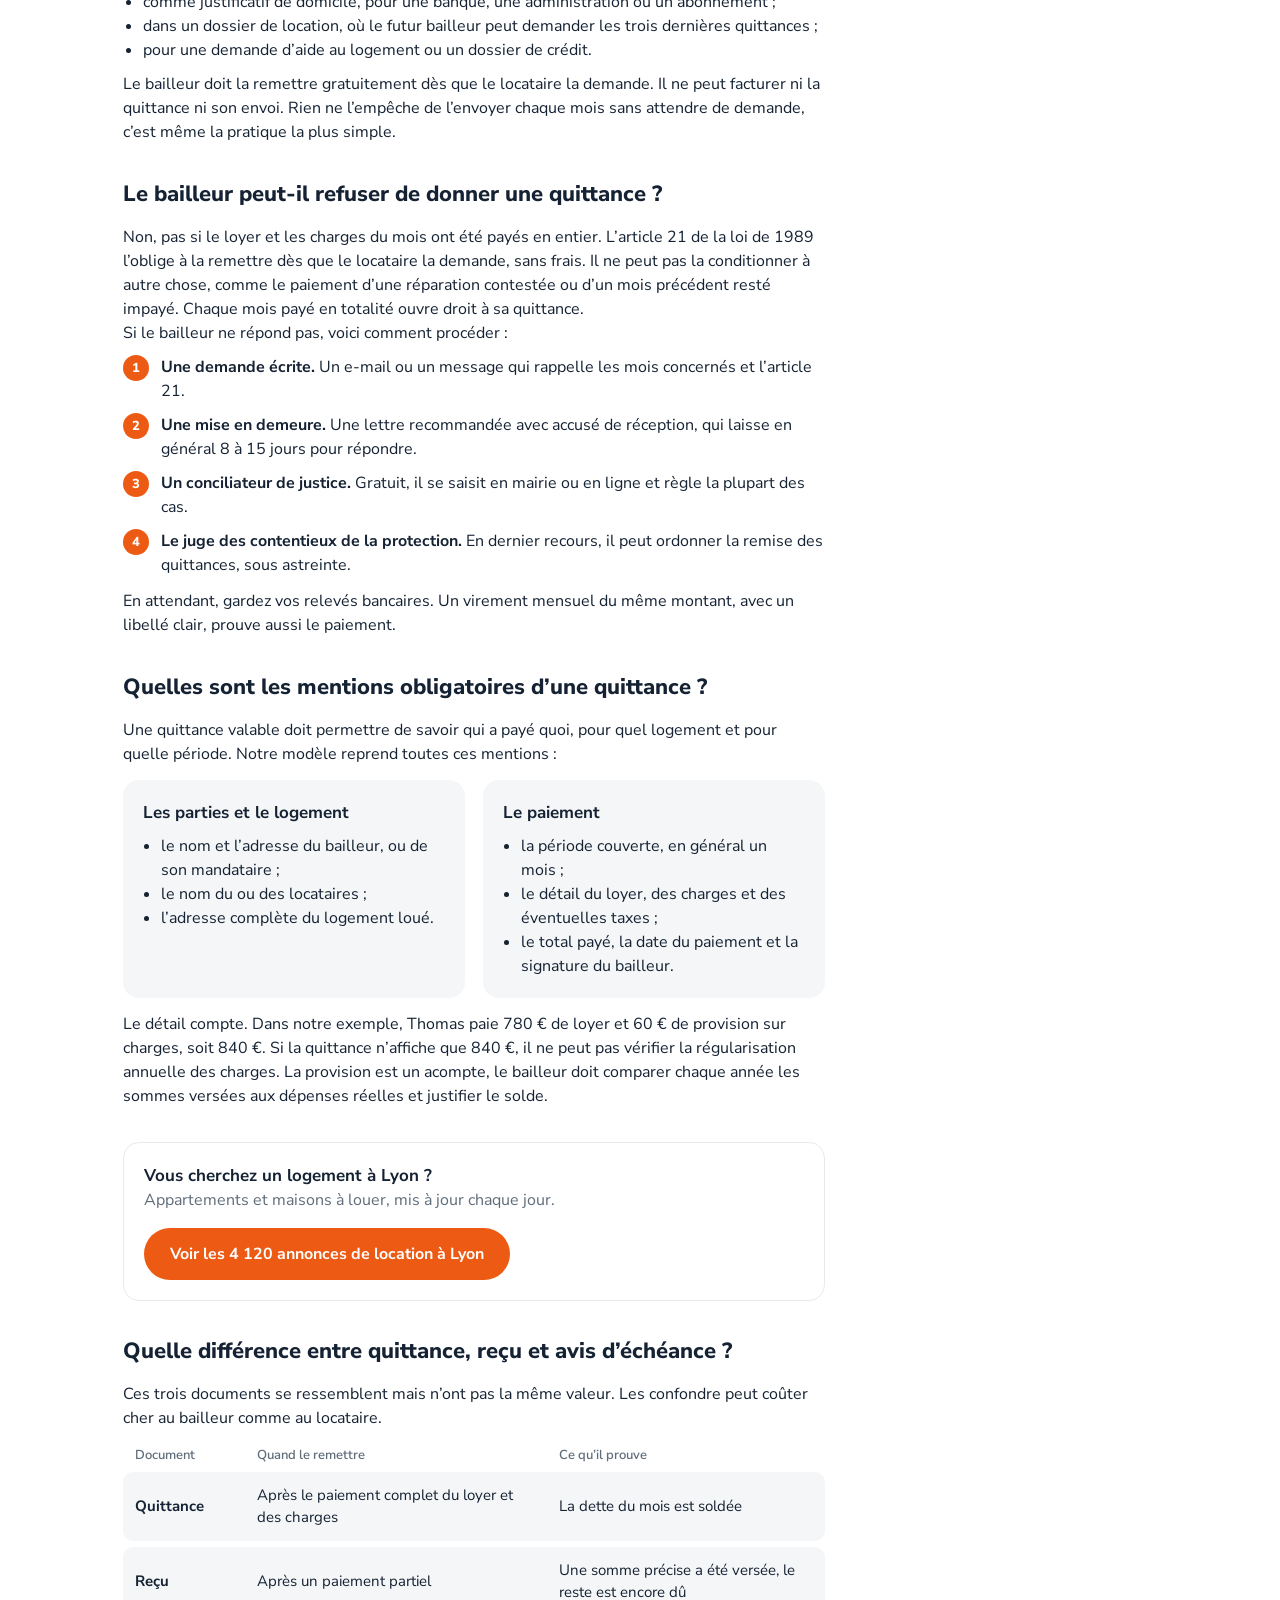
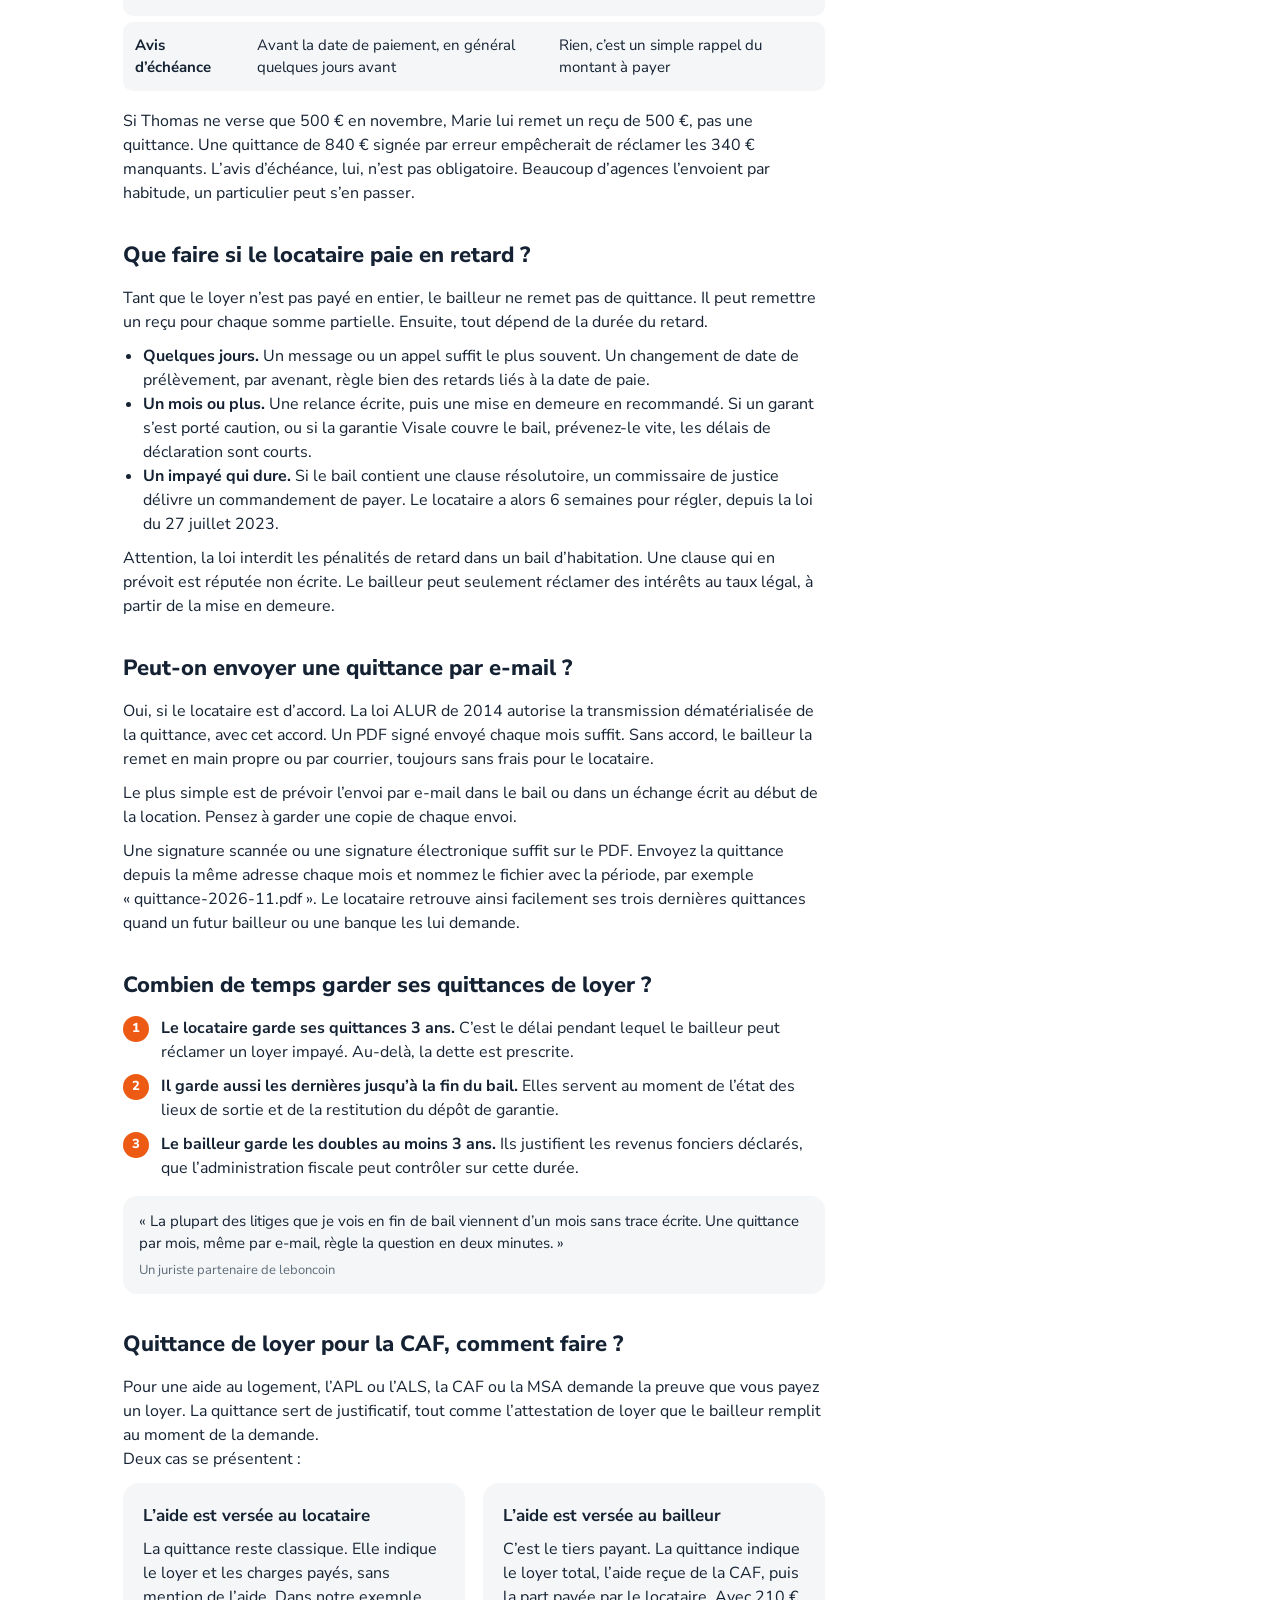
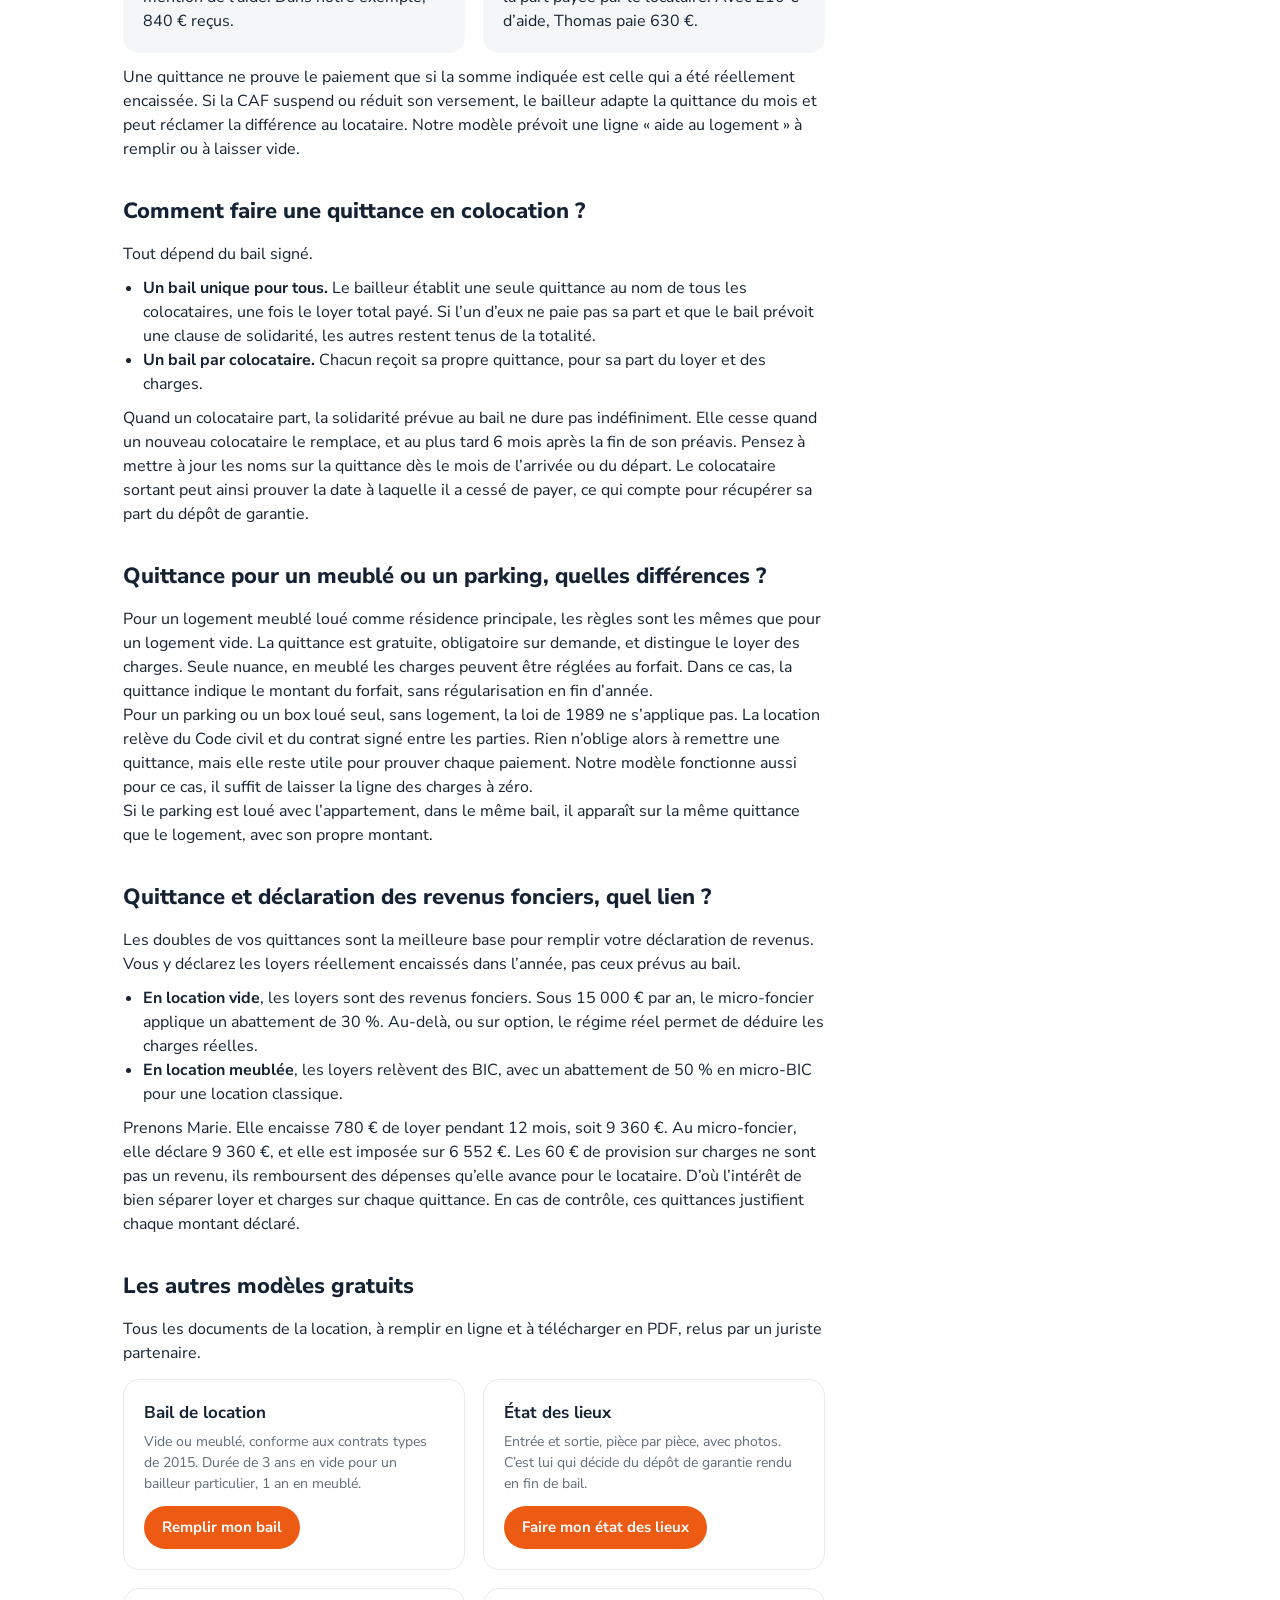
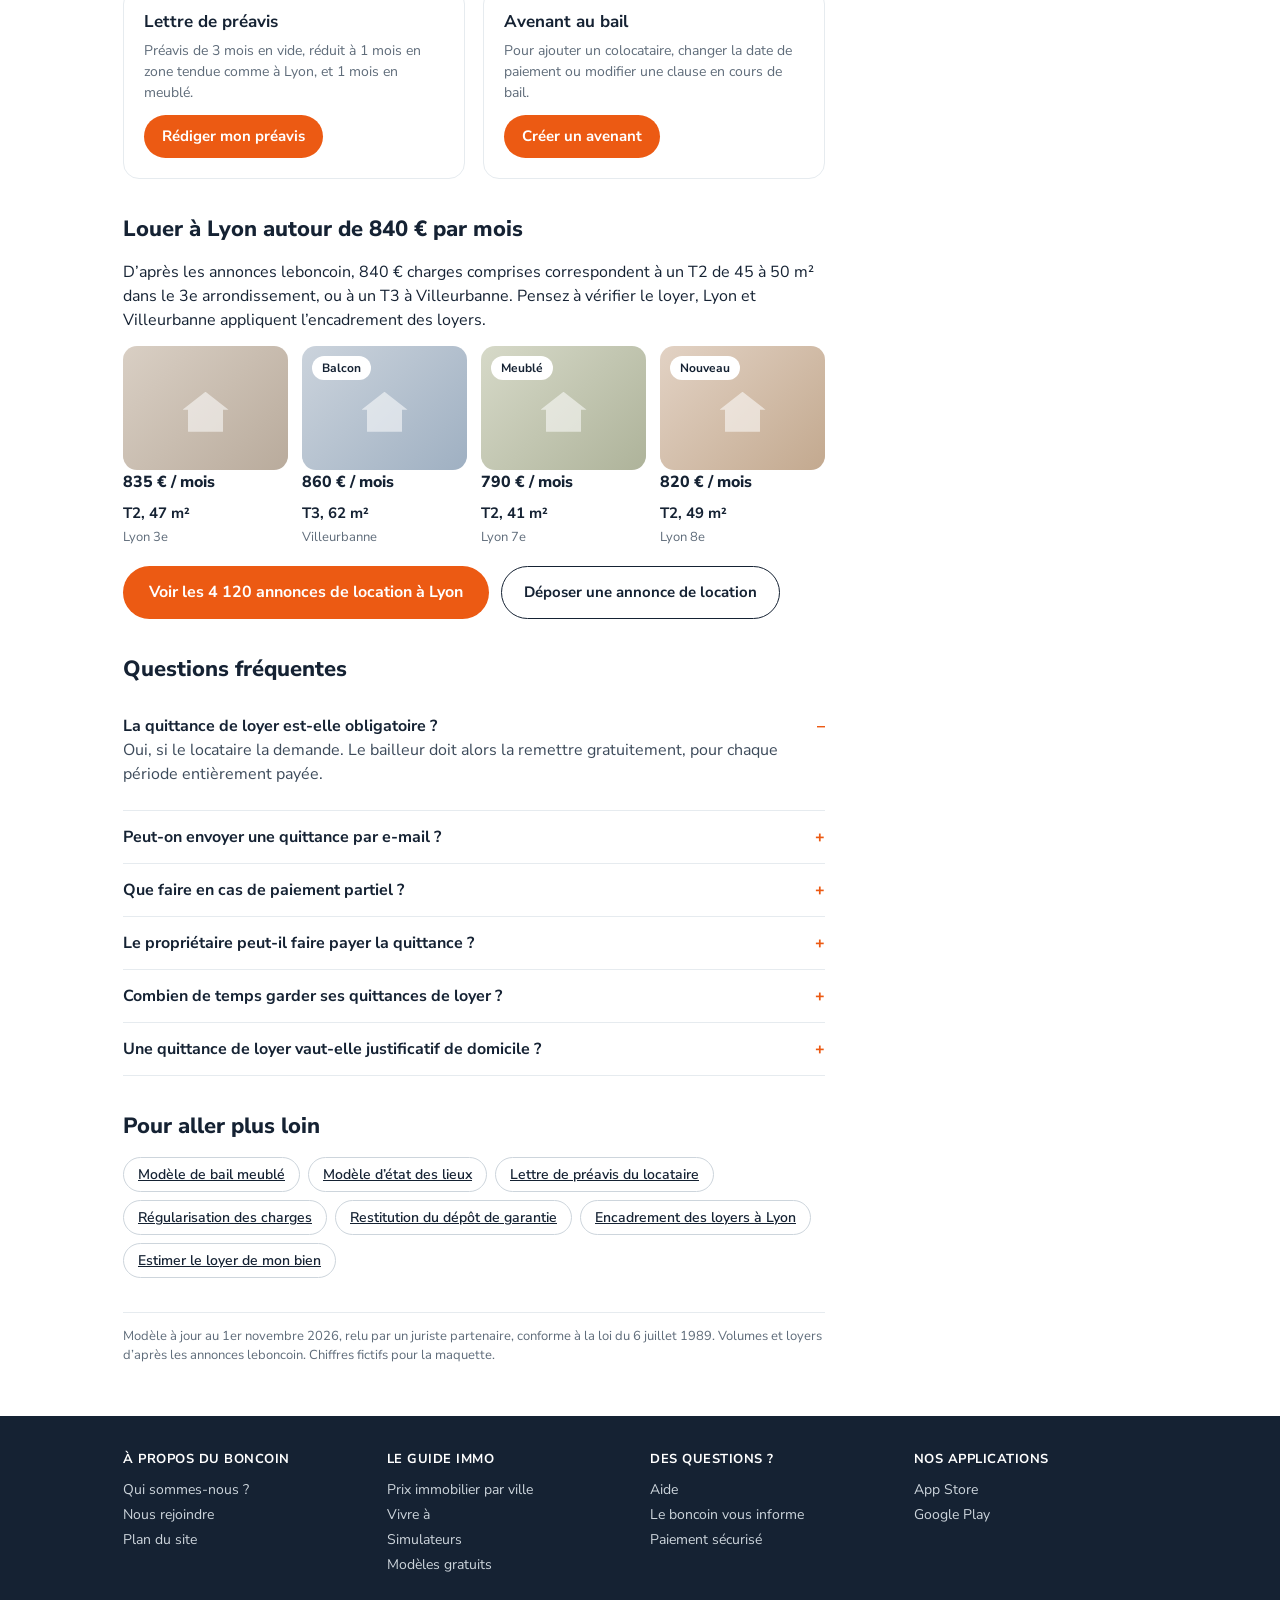
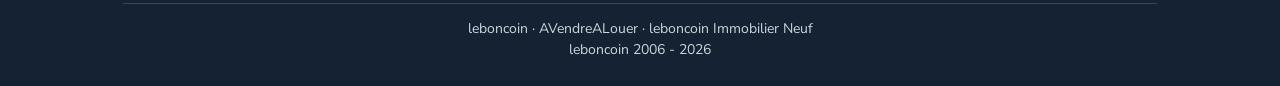
<file: t4.html>
<!doctype html><html lang="fr"><head><meta charset="utf-8"><meta name="viewport" content="width=device-width,initial-scale=1"><meta name="robots" content="noindex,nofollow">
<title>Quittance de loyer, modèle gratuit à remplir en ligne | leboncoin</title><link rel="preconnect" href="https://fonts.googleapis.com"><link href="https://fonts.googleapis.com/css2?family=Nunito+Sans:wght@400;600;700;800&display=swap" rel="stylesheet"><link rel="stylesheet" href="style.css"></head><body>
<div class="proto">Maquette datashake pour leboncoin, chiffres fictifs. <a href="index.html">Toutes les maquettes</a></div>
<header class="top"><div class="wrap row"><svg width="164" height="30" viewBox="0 0 164 30" xmlns="http://www.w3.org/2000/svg"  class="logo"><path fill="currentColor" fill-rule="evenodd" clip-rule="evenodd" d="M41.1935 25.077C43.7647 25.0728 45.3528 23.0338 45.3528 20.0045C45.3528 16.9725 43.769 14.9392 41.2007 14.9392C38.6323 14.9392 37.0556 16.9653 37.0556 20.0045C37.0556 23.0409 38.6295 25.0728 41.1935 25.077ZM43.1198 10.0236C48.0211 10.0236 51.2529 14.2472 51.3242 19.9332C51.3242 25.712 47.9426 29.9926 42.9842 29.9926C40.4887 30.0482 38.1457 28.7954 36.8059 26.6894H36.7274V29.6216H31.3482V3.88099C31.3482 1.91906 32.6538 0.691957 34.2019 0.691957C35.75 0.691957 37.0556 1.91906 37.0556 3.88099V13.0557H37.1341C38.5174 11.1316 40.7505 10.0008 43.1198 10.0236ZM62.9246 25.077C65.5001 25.077 67.0697 23.0366 67.0697 20.0045C67.0697 16.9725 65.5001 14.9392 62.9246 14.9392C60.3492 14.9392 58.7796 16.9653 58.7796 20.0045C58.7796 23.0438 60.3492 25.077 62.9246 25.077ZM62.9246 10.0236C68.9888 10.0236 72.9127 14.1687 72.9127 20.0117C72.9127 25.8547 68.9959 29.9997 62.9246 29.9997C56.8533 29.9997 52.9366 25.8547 52.9366 20.0117C52.9366 14.1687 56.8533 10.0236 62.9246 10.0236ZM139.155 10.0239C140.724 10.0239 142.03 11.251 142.058 13.213V29.6219H136.301V13.213C136.301 11.251 137.579 10.0239 139.155 10.0239ZM139.155 0C141.086 0 142.65 1.56527 142.65 3.49581C142.65 5.42636 141.086 6.99163 139.155 6.99163H139.153C137.223 6.99091 135.658 5.42564 135.659 3.4951C135.659 1.56455 137.225 0 139.155 0ZM157.162 10.0239C161.158 10.0239 163.304 12.8627 163.304 17.1654V29.6219H157.547V18.7777C157.547 16.245 156.355 15.4032 154.858 15.4032C152.631 15.4032 150.941 17.2795 150.941 21.2747V29.6219H145.183V13.0346C145.183 11.1511 146.417 10.0382 147.873 10.0382C149.329 10.0382 150.555 11.1511 150.555 13.0346V13.748H150.634C152 11.4408 154.481 10.0254 157.162 10.0239ZM123.866 25.077C126.441 25.077 128.018 23.0366 128.018 20.0045C128.018 16.9725 126.435 14.9392 123.866 14.9392C121.298 14.9392 119.721 16.9653 119.721 20.0045C119.721 23.0438 121.298 25.077 123.866 25.077ZM123.866 10.0236C129.938 10.0236 133.854 14.1687 133.854 20.0117C133.854 25.8547 129.938 29.9997 123.866 29.9997C117.795 29.9997 113.878 25.8547 113.878 20.0117C113.878 14.1687 117.802 10.0236 123.866 10.0236ZM105.36 15.0179C102.863 15.0179 101.329 16.8586 101.329 20.012C101.329 23.1653 102.863 25.006 105.36 25.006C106.791 25.0645 108.137 24.3254 108.855 23.0869H108.927L113.115 25.7765C111.659 28.6159 108.619 30 105.166 30C99.1744 30 95.4859 25.8543 95.4859 20.012C95.4859 14.169 99.1744 10.0239 105.166 10.0239C108.619 10.0239 111.688 11.3937 113.115 14.2474L108.927 16.9364H108.855C108.137 15.6978 106.791 14.9594 105.36 15.0179ZM87.1959 10.0239C91.1911 10.0239 93.3379 12.8627 93.3528 17.1654V29.6219H87.5954V18.7777C87.5954 16.245 86.404 15.4032 84.9058 15.4032C82.6799 15.4032 80.9891 17.2795 80.9891 21.2747V29.6219H75.2246V13.0203C75.2246 11.1369 76.4374 10.0382 77.8999 10.0382C79.3625 10.0382 80.5896 11.1511 80.5896 13.0346V13.748H80.668C82.0328 11.4394 84.5141 10.0239 87.1959 10.0239ZM15.6884 18.87C15.7055 19.6013 15.8353 20.3262 16.0736 21.0182L22.4945 16.2589C21.9138 15.1873 20.773 14.5402 19.5552 14.5895C17.7359 14.5895 15.6884 15.9592 15.6884 18.87ZM21.2674 25.2909C23.3485 25.1718 25.2148 23.9689 26.1829 22.124L29.9713 24.8629C28.523 27.8093 25.5694 29.9924 20.5754 29.9924C18.2125 29.9882 15.9309 29.1263 14.1545 27.5668C11.6432 29.2362 9.5029 29.9496 7.36261 29.9496C3.04635 29.9496 0 27.0602 0 22.7226V3.83091C0 1.87611 1.29844 0.649008 2.85373 0.649008C4.40901 0.649008 5.70745 1.87611 5.70745 3.83091V22.2446C5.70745 24.0995 6.52076 25.0983 8.22586 25.0983C9.15332 25.0983 10.1593 24.5632 11.4648 23.8498C10.8413 22.3666 10.526 20.7721 10.5374 19.1626C10.5374 15.0889 13.441 10.0242 19.5409 10.0242C24.8274 10.0242 27.6669 13.0984 28.8512 16.958L18.6705 24.2643C19.3689 24.9328 20.3007 25.3016 21.2674 25.2909Z"></path></svg><a class="btn btn-main" href="#">⊕ Déposer une annonce</a><div class="search"><span>Rechercher sur leboncoin</span><b>⌕</b></div>
<div class="icons"><div><i>🔔</i>Mes recherches</div><div><i>♡</i>Favoris</div><div><i>💬</i>Messages</div><div><i>👤</i>Se connecter</div></div></div>
<div class="wrap cats"><span class="on">Immobilier</span><span>Véhicules</span><span>Matériel pro</span><span>Emploi</span><span>Mode</span><span>Maison &amp; Jardin</span><span>Famille</span><span>Électronique</span><span>Loisirs</span><span>Autres</span></div></header>
<main class="wrap"><div class="crumb"><a href="#">Accueil</a> › <a href="#">Immobilier</a> › Modèles › Quittance de loyer</div>
<h1>Quittance de loyer, modèle gratuit</h1><p class="lead">Remplissez, téléchargez en PDF, envoyez à votre locataire. Un modèle à jour de la loi du 6 juillet 1989.</p><div class="byline"><div class="av">lbc</div><div>Par <b>la rédaction leboncoin immo</b>, relu par un juriste partenaire<br>Mis à jour le 1er novembre 2026</div></div>
<div class="layout"><div>
<section class="two"><div class="soft form"><label>Bailleur</label><div class="f">Marie Dupont</div><label>Locataire</label><div class="f">Thomas Martin</div><label>Adresse du logement</label><div class="f">12 rue Paul Bert, Lyon 3e</div><label>Période</label><div class="f">Novembre 2026</div><label>Loyer et charges</label><div class="f">780 € + 60 €</div><a class="btn btn-main" href="#" style="justify-content:center">Télécharger ma quittance en PDF</a></div>
<div class="doc"><h3>QUITTANCE DE LOYER</h3><small>Novembre 2026</small><i></i><i></i><i style="width:60%"></i><i></i><i></i><i style="width:60%"></i><i></i><p style="margin-top:14px;font-weight:800">Total reçu 840 €</p></div></section>
<section class="retenir"><h3>À retenir</h3><ul><li>Le bailleur doit remettre gratuitement une quittance si le locataire la demande.</li><li>Elle distingue toujours le loyer et les charges.</li><li>Un envoi par e-mail est possible si le locataire est d’accord.</li><li>Si le loyer n’est payé qu’en partie, on remet un reçu, pas une quittance.</li></ul></section>
<section><h2>Comment faire une quittance de loyer ?</h2><ol class="steps"><li>Indiquez le nom du bailleur, du locataire et l’adresse du logement.</li><li>Précisez la période, le loyer et les charges payés.</li><li>Téléchargez le PDF, signez-le et envoyez-le au locataire.</li></ol>
<p style="margin-top:14px">Le modèle leboncoin calcule le total pour vous et garde vos informations d’un mois sur l’autre. Le mois suivant, il suffit de changer la période et de télécharger. Comptez une minute par quittance.</p></section>

<section><h2>À quoi sert une quittance de loyer ?</h2>
<p style="margin:0 0 10px">La quittance est le document qui prouve que le locataire a payé la totalité de son loyer et de ses charges pour une période donnée. Elle est prévue par l’article 21 de la loi du 6 juillet 1989. Une fois remise, le bailleur ne peut plus réclamer cette somme.</p>
<p style="margin:0 0 10px">Pour le locataire, elle sert aussi tous les jours :</p>
<ul style="margin:10px 0 10px 20px"><li>comme justificatif de domicile, pour une banque, une administration ou un abonnement ;</li><li>dans un dossier de location, où le futur bailleur peut demander les trois dernières quittances ;</li><li>pour une demande d’aide au logement ou un dossier de crédit.</li></ul>
<p style="margin:0 0 10px">Le bailleur doit la remettre gratuitement dès que le locataire la demande. Il ne peut facturer ni la quittance ni son envoi. Rien ne l’empêche de l’envoyer chaque mois sans attendre de demande, c’est même la pratique la plus simple.</p>
</section>

<section><h2>Le bailleur peut-il refuser de donner une quittance ?</h2>
<p>Non, pas si le loyer et les charges du mois ont été payés en entier. L’article 21 de la loi de 1989 l’oblige à la remettre dès que le locataire la demande, sans frais. Il ne peut pas la conditionner à autre chose, comme le paiement d’une réparation contestée ou d’un mois précédent resté impayé. Chaque mois payé en totalité ouvre droit à sa quittance.</p>
<p>Si le bailleur ne répond pas, voici comment procéder :</p>
<ol class="steps" style="margin-top:10px"><li><span><b>Une demande écrite.</b> Un e-mail ou un message qui rappelle les mois concernés et l’article 21.</span></li><li><span><b>Une mise en demeure.</b> Une lettre recommandée avec accusé de réception, qui laisse en général 8 à 15 jours pour répondre.</span></li><li><span><b>Un conciliateur de justice.</b> Gratuit, il se saisit en mairie ou en ligne et règle la plupart des cas.</span></li><li><span><b>Le juge des contentieux de la protection.</b> En dernier recours, il peut ordonner la remise des quittances, sous astreinte.</span></li></ol>
<p style="margin-top:12px">En attendant, gardez vos relevés bancaires. Un virement mensuel du même montant, avec un libellé clair, prouve aussi le paiement.</p>
</section>
<section><h2>Quelles sont les mentions obligatoires d’une quittance ?</h2>
<p style="margin:0 0 10px">Une quittance valable doit permettre de savoir qui a payé quoi, pour quel logement et pour quelle période. Notre modèle reprend toutes ces mentions :</p>
<div class="two" style="margin-top:14px"><div class="soft"><h3 style="margin-bottom:8px">Les parties et le logement</h3><ul style="margin-left:18px"><li>le nom et l’adresse du bailleur, ou de son mandataire ;</li><li>le nom du ou des locataires ;</li><li>l’adresse complète du logement loué.</li></ul></div><div class="soft"><h3 style="margin-bottom:8px">Le paiement</h3><ul style="margin-left:18px"><li>la période couverte, en général un mois ;</li><li>le détail du loyer, des charges et des éventuelles taxes ;</li><li>le total payé, la date du paiement et la signature du bailleur.</li></ul></div></div>
<p style="margin-top:14px">Le détail compte. Dans notre exemple, Thomas paie 780 € de loyer et 60 € de provision sur charges, soit 840 €. Si la quittance n’affiche que 840 €, il ne peut pas vérifier la régularisation annuelle des charges. La provision est un acompte, le bailleur doit comparer chaque année les sommes versées aux dépenses réelles et justifier le solde.</p>
</section>

<section class="card" style="display:flex;justify-content:space-between;gap:16px;align-items:center;flex-wrap:wrap"><div><h3>Vous cherchez un logement à Lyon ?</h3><p style="color:#5f6c7a">Appartements et maisons à louer, mis à jour chaque jour.</p></div><a class="btn btn-main btn-lg" href="#">Voir les 4 120 annonces de location à Lyon</a></section>

<section><h2>Quelle différence entre quittance, reçu et avis d’échéance ?</h2>
<p style="margin:0 0 10px">Ces trois documents se ressemblent mais n’ont pas la même valeur. Les confondre peut coûter cher au bailleur comme au locataire.</p>
<table><thead><tr><th>Document</th><th>Quand le remettre</th><th>Ce qu’il prouve</th></tr></thead><tbody>
<tr><td>Quittance</td><td>Après le paiement complet du loyer et des charges</td><td>La dette du mois est soldée</td></tr>
<tr><td>Reçu</td><td>Après un paiement partiel</td><td>Une somme précise a été versée, le reste est encore dû</td></tr>
<tr><td>Avis d’échéance</td><td>Avant la date de paiement, en général quelques jours avant</td><td>Rien, c’est un simple rappel du montant à payer</td></tr>
</tbody></table>
<p style="margin-top:12px">Si Thomas ne verse que 500 € en novembre, Marie lui remet un reçu de 500 €, pas une quittance. Une quittance de 840 € signée par erreur empêcherait de réclamer les 340 € manquants. L’avis d’échéance, lui, n’est pas obligatoire. Beaucoup d’agences l’envoient par habitude, un particulier peut s’en passer.</p>
</section>

<section><h2>Que faire si le locataire paie en retard ?</h2>
<p>Tant que le loyer n’est pas payé en entier, le bailleur ne remet pas de quittance. Il peut remettre un reçu pour chaque somme partielle. Ensuite, tout dépend de la durée du retard.</p>
<ul style="margin:10px 0 10px 20px"><li><b>Quelques jours.</b> Un message ou un appel suffit le plus souvent. Un changement de date de prélèvement, par avenant, règle bien des retards liés à la date de paie.</li><li><b>Un mois ou plus.</b> Une relance écrite, puis une mise en demeure en recommandé. Si un garant s’est porté caution, ou si la garantie Visale couvre le bail, prévenez-le vite, les délais de déclaration sont courts.</li><li><b>Un impayé qui dure.</b> Si le bail contient une clause résolutoire, un commissaire de justice délivre un commandement de payer. Le locataire a alors 6 semaines pour régler, depuis la loi du 27 juillet 2023.</li></ul>
<p>Attention, la loi interdit les pénalités de retard dans un bail d’habitation. Une clause qui en prévoit est réputée non écrite. Le bailleur peut seulement réclamer des intérêts au taux légal, à partir de la mise en demeure.</p>
</section>
<section><h2>Peut-on envoyer une quittance par e-mail ?</h2>
<p style="margin:0 0 10px">Oui, si le locataire est d’accord. La loi ALUR de 2014 autorise la transmission dématérialisée de la quittance, avec cet accord. Un PDF signé envoyé chaque mois suffit. Sans accord, le bailleur la remet en main propre ou par courrier, toujours sans frais pour le locataire.</p>
<p style="margin:0 0 10px">Le plus simple est de prévoir l’envoi par e-mail dans le bail ou dans un échange écrit au début de la location. Pensez à garder une copie de chaque envoi.</p>
<p style="margin:0 0 10px">Une signature scannée ou une signature électronique suffit sur le PDF. Envoyez la quittance depuis la même adresse chaque mois et nommez le fichier avec la période, par exemple « quittance-2026-11.pdf ». Le locataire retrouve ainsi facilement ses trois dernières quittances quand un futur bailleur ou une banque les lui demande.</p>
</section>

<section><h2>Combien de temps garder ses quittances de loyer ?</h2>
<ol class="steps" style="margin-top:6px"><li><span><b>Le locataire garde ses quittances 3 ans.</b> C’est le délai pendant lequel le bailleur peut réclamer un loyer impayé. Au-delà, la dette est prescrite.</span></li><li><span><b>Il garde aussi les dernières jusqu’à la fin du bail.</b> Elles servent au moment de l’état des lieux de sortie et de la restitution du dépôt de garantie.</span></li><li><span><b>Le bailleur garde les doubles au moins 3 ans.</b> Ils justifient les revenus fonciers déclarés, que l’administration fiscale peut contrôler sur cette durée.</span></li></ol>
<blockquote style="margin-top:16px">« La plupart des litiges que je vois en fin de bail viennent d’un mois sans trace écrite. Une quittance par mois, même par e-mail, règle la question en deux minutes. »<footer>Un juriste partenaire de leboncoin</footer></blockquote>
</section>

<section><h2>Quittance de loyer pour la CAF, comment faire ?</h2>
<p>Pour une aide au logement, l’APL ou l’ALS, la CAF ou la MSA demande la preuve que vous payez un loyer. La quittance sert de justificatif, tout comme l’attestation de loyer que le bailleur remplit au moment de la demande.</p>
<p>Deux cas se présentent :</p>
<div class="two" style="margin:12px 0"><div class="soft"><h3 style="margin-bottom:8px">L’aide est versée au locataire</h3><p>La quittance reste classique. Elle indique le loyer et les charges payés, sans mention de l’aide. Dans notre exemple, 840 € reçus.</p></div><div class="soft"><h3 style="margin-bottom:8px">L’aide est versée au bailleur</h3><p>C’est le tiers payant. La quittance indique le loyer total, l’aide reçue de la CAF, puis la part payée par le locataire. Avec 210 € d’aide, Thomas paie 630 €.</p></div></div>
<p>Une quittance ne prouve le paiement que si la somme indiquée est celle qui a été réellement encaissée. Si la CAF suspend ou réduit son versement, le bailleur adapte la quittance du mois et peut réclamer la différence au locataire. Notre modèle prévoit une ligne « aide au logement » à remplir ou à laisser vide.</p>
</section>
<section><h2>Comment faire une quittance en colocation ?</h2>
<p>Tout dépend du bail signé.</p>
<ul style="margin:10px 0 10px 20px"><li><b>Un bail unique pour tous.</b> Le bailleur établit une seule quittance au nom de tous les colocataires, une fois le loyer total payé. Si l’un d’eux ne paie pas sa part et que le bail prévoit une clause de solidarité, les autres restent tenus de la totalité.</li><li><b>Un bail par colocataire.</b> Chacun reçoit sa propre quittance, pour sa part du loyer et des charges.</li></ul>
<p>Quand un colocataire part, la solidarité prévue au bail ne dure pas indéfiniment. Elle cesse quand un nouveau colocataire le remplace, et au plus tard 6 mois après la fin de son préavis. Pensez à mettre à jour les noms sur la quittance dès le mois de l’arrivée ou du départ. Le colocataire sortant peut ainsi prouver la date à laquelle il a cessé de payer, ce qui compte pour récupérer sa part du dépôt de garantie.</p>
</section>
<section><h2>Quittance pour un meublé ou un parking, quelles différences ?</h2>
<p>Pour un logement meublé loué comme résidence principale, les règles sont les mêmes que pour un logement vide. La quittance est gratuite, obligatoire sur demande, et distingue le loyer des charges. Seule nuance, en meublé les charges peuvent être réglées au forfait. Dans ce cas, la quittance indique le montant du forfait, sans régularisation en fin d’année.</p>
<p>Pour un parking ou un box loué seul, sans logement, la loi de 1989 ne s’applique pas. La location relève du Code civil et du contrat signé entre les parties. Rien n’oblige alors à remettre une quittance, mais elle reste utile pour prouver chaque paiement. Notre modèle fonctionne aussi pour ce cas, il suffit de laisser la ligne des charges à zéro.</p>
<p>Si le parking est loué avec l’appartement, dans le même bail, il apparaît sur la même quittance que le logement, avec son propre montant.</p>
</section>
<section><h2>Quittance et déclaration des revenus fonciers, quel lien ?</h2>
<p>Les doubles de vos quittances sont la meilleure base pour remplir votre déclaration de revenus. Vous y déclarez les loyers réellement encaissés dans l’année, pas ceux prévus au bail.</p>
<ul style="margin:10px 0 10px 20px"><li><b>En location vide</b>, les loyers sont des revenus fonciers. Sous 15 000 € par an, le micro-foncier applique un abattement de 30 %. Au-delà, ou sur option, le régime réel permet de déduire les charges réelles.</li><li><b>En location meublée</b>, les loyers relèvent des BIC, avec un abattement de 50 % en micro-BIC pour une location classique.</li></ul>
<p>Prenons Marie. Elle encaisse 780 € de loyer pendant 12 mois, soit 9 360 €. Au micro-foncier, elle déclare 9 360 €, et elle est imposée sur 6 552 €. Les 60 € de provision sur charges ne sont pas un revenu, ils remboursent des dépenses qu’elle avance pour le locataire. D’où l’intérêt de bien séparer loyer et charges sur chaque quittance. En cas de contrôle, ces quittances justifient chaque montant déclaré.</p>
</section>
<section><h2>Les autres modèles gratuits</h2>
<p style="margin-bottom:14px">Tous les documents de la location, à remplir en ligne et à télécharger en PDF, relus par un juriste partenaire.</p>
<div class="two">
<div class="card"><h3>Bail de location</h3><p style="font-size:14px;color:#5f6c7a;margin:6px 0 12px">Vide ou meublé, conforme aux contrats types de 2015. Durée de 3 ans en vide pour un bailleur particulier, 1 an en meublé.</p><a class="btn btn-main" href="#">Remplir mon bail</a></div>
<div class="card"><h3>État des lieux</h3><p style="font-size:14px;color:#5f6c7a;margin:6px 0 12px">Entrée et sortie, pièce par pièce, avec photos. C’est lui qui décide du dépôt de garantie rendu en fin de bail.</p><a class="btn btn-main" href="#">Faire mon état des lieux</a></div>
<div class="card"><h3>Lettre de préavis</h3><p style="font-size:14px;color:#5f6c7a;margin:6px 0 12px">Préavis de 3 mois en vide, réduit à 1 mois en zone tendue comme à Lyon, et 1 mois en meublé.</p><a class="btn btn-main" href="#">Rédiger mon préavis</a></div>
<div class="card"><h3>Avenant au bail</h3><p style="font-size:14px;color:#5f6c7a;margin:6px 0 12px">Pour ajouter un colocataire, changer la date de paiement ou modifier une clause en cours de bail.</p><a class="btn btn-main" href="#">Créer un avenant</a></div>
</div></section>

<section><h2>Louer à Lyon autour de 840 € par mois</h2>
<p style="margin-bottom:14px">D’après les annonces leboncoin, 840 € charges comprises correspondent à un T2 de 45 à 50 m² dans le 3e arrondissement, ou à un T3 à Villeurbanne. Pensez à vérifier le loyer, Lyon et Villeurbanne appliquent l’encadrement des loyers.</p>
<div class="ads"><a class="ad" href="#"><div class="ph" style="--a:#d9cfc4;--b:#b9ab9c"></div><div class="p">835 € / mois</div><h3>T2, 47 m²</h3><small>Lyon 3e</small></a><a class="ad" href="#"><div class="ph" style="--a:#cbd3dc;--b:#9fb0c2"><span class="badge">Balcon</span></div><div class="p">860 € / mois</div><h3>T3, 62 m²</h3><small>Villeurbanne</small></a><a class="ad" href="#"><div class="ph" style="--a:#d6d9c8;--b:#aeb39a"><span class="badge">Meublé</span></div><div class="p">790 € / mois</div><h3>T2, 41 m²</h3><small>Lyon 7e</small></a><a class="ad" href="#"><div class="ph" style="--a:#e2d2c4;--b:#c3a98f"><span class="badge">Nouveau</span></div><div class="p">820 € / mois</div><h3>T2, 49 m²</h3><small>Lyon 8e</small></a></div>
<p style="margin-top:18px;display:flex;gap:12px;flex-wrap:wrap"><a class="btn btn-main btn-lg" href="#">Voir les 4 120 annonces de location à Lyon</a><a class="btn btn-ghost" href="#" style="padding:14px 22px">Déposer une annonce de location</a></p>
</section>

<section class="faq"><h2>Questions fréquentes</h2>
<details open><summary>La quittance de loyer est-elle obligatoire ?</summary><p style="margin:0 0 10px">Oui, si le locataire la demande. Le bailleur doit alors la remettre gratuitement, pour chaque période entièrement payée.</p></details>
<details><summary>Peut-on envoyer une quittance par e-mail ?</summary><p style="margin:0 0 10px">Oui, avec l’accord du locataire. Un PDF signé a la même valeur qu’une quittance papier.</p></details>
<details><summary>Que faire en cas de paiement partiel ?</summary><p style="margin:0 0 10px">On remet un reçu, pas une quittance, en précisant la somme reçue et la période. Le reste du loyer reste dû.</p></details>
<details><summary>Le propriétaire peut-il faire payer la quittance ?</summary><p style="margin:0 0 10px">Non. La quittance et son envoi sont gratuits pour le locataire, la loi interdit tout frais à ce titre.</p></details>
<details><summary>Combien de temps garder ses quittances de loyer ?</summary><p style="margin:0 0 10px">Au moins 3 ans, le délai pendant lequel un loyer impayé peut être réclamé. Gardez aussi les dernières jusqu’à la restitution du dépôt de garantie.</p></details>
<details><summary>Une quittance de loyer vaut-elle justificatif de domicile ?</summary><p style="margin:0 0 10px">Oui, la plupart des administrations et des banques l’acceptent, en général si elle date de moins de 3 mois.</p></details>
</section>

<section><h2>Pour aller plus loin</h2><div class="chips"><a class="chip" href="#">Modèle de bail meublé</a><a class="chip" href="#">Modèle d’état des lieux</a><a class="chip" href="#">Lettre de préavis du locataire</a><a class="chip" href="#">Régularisation des charges</a><a class="chip" href="#">Restitution du dépôt de garantie</a><a class="chip" href="#">Encadrement des loyers à Lyon</a><a class="chip" href="#">Estimer le loyer de mon bien</a></div></section>

<p class="method">Modèle à jour au 1er novembre 2026, relu par un juriste partenaire, conforme à la loi du 6 juillet 1989. Volumes et loyers d’après les annonces leboncoin. Chiffres fictifs pour la maquette.</p>
</div><aside class="side"><div class="card"><h3>Tous les modèles gratuits</h3><p style="margin:0 0 10px">Bail, état des lieux, préavis, avenant.</p><a class="btn btn-main" href="#">Voir les modèles</a></div><div class="card links"><h3>À lire aussi</h3><a href=#>Taxe foncière, le calculateur par commune</a><a href=#>La garantie Visale, pas à pas</a><a href=#>Encadrement des loyers, vérifier son loyer</a></div></aside></div></main><footer class="site"><div class="wrap"><div class="cols">
<div><h4>À propos du boncoin</h4><p>Qui sommes-nous ?</p><p>Nous rejoindre</p><p>Plan du site</p></div>
<div><h4>Le guide immo</h4><p>Prix immobilier par ville</p><p>Vivre à</p><p>Simulateurs</p><p>Modèles gratuits</p></div>
<div><h4>Des questions ?</h4><p>Aide</p><p>Le boncoin vous informe</p><p>Paiement sécurisé</p></div>
<div><h4>Nos applications</h4><p>App Store</p><p>Google Play</p></div></div>
<div class="sis">leboncoin · AVendreALouer · leboncoin Immobilier Neuf<br>leboncoin 2006 - 2026</div></div></footer></body></html>
</file>
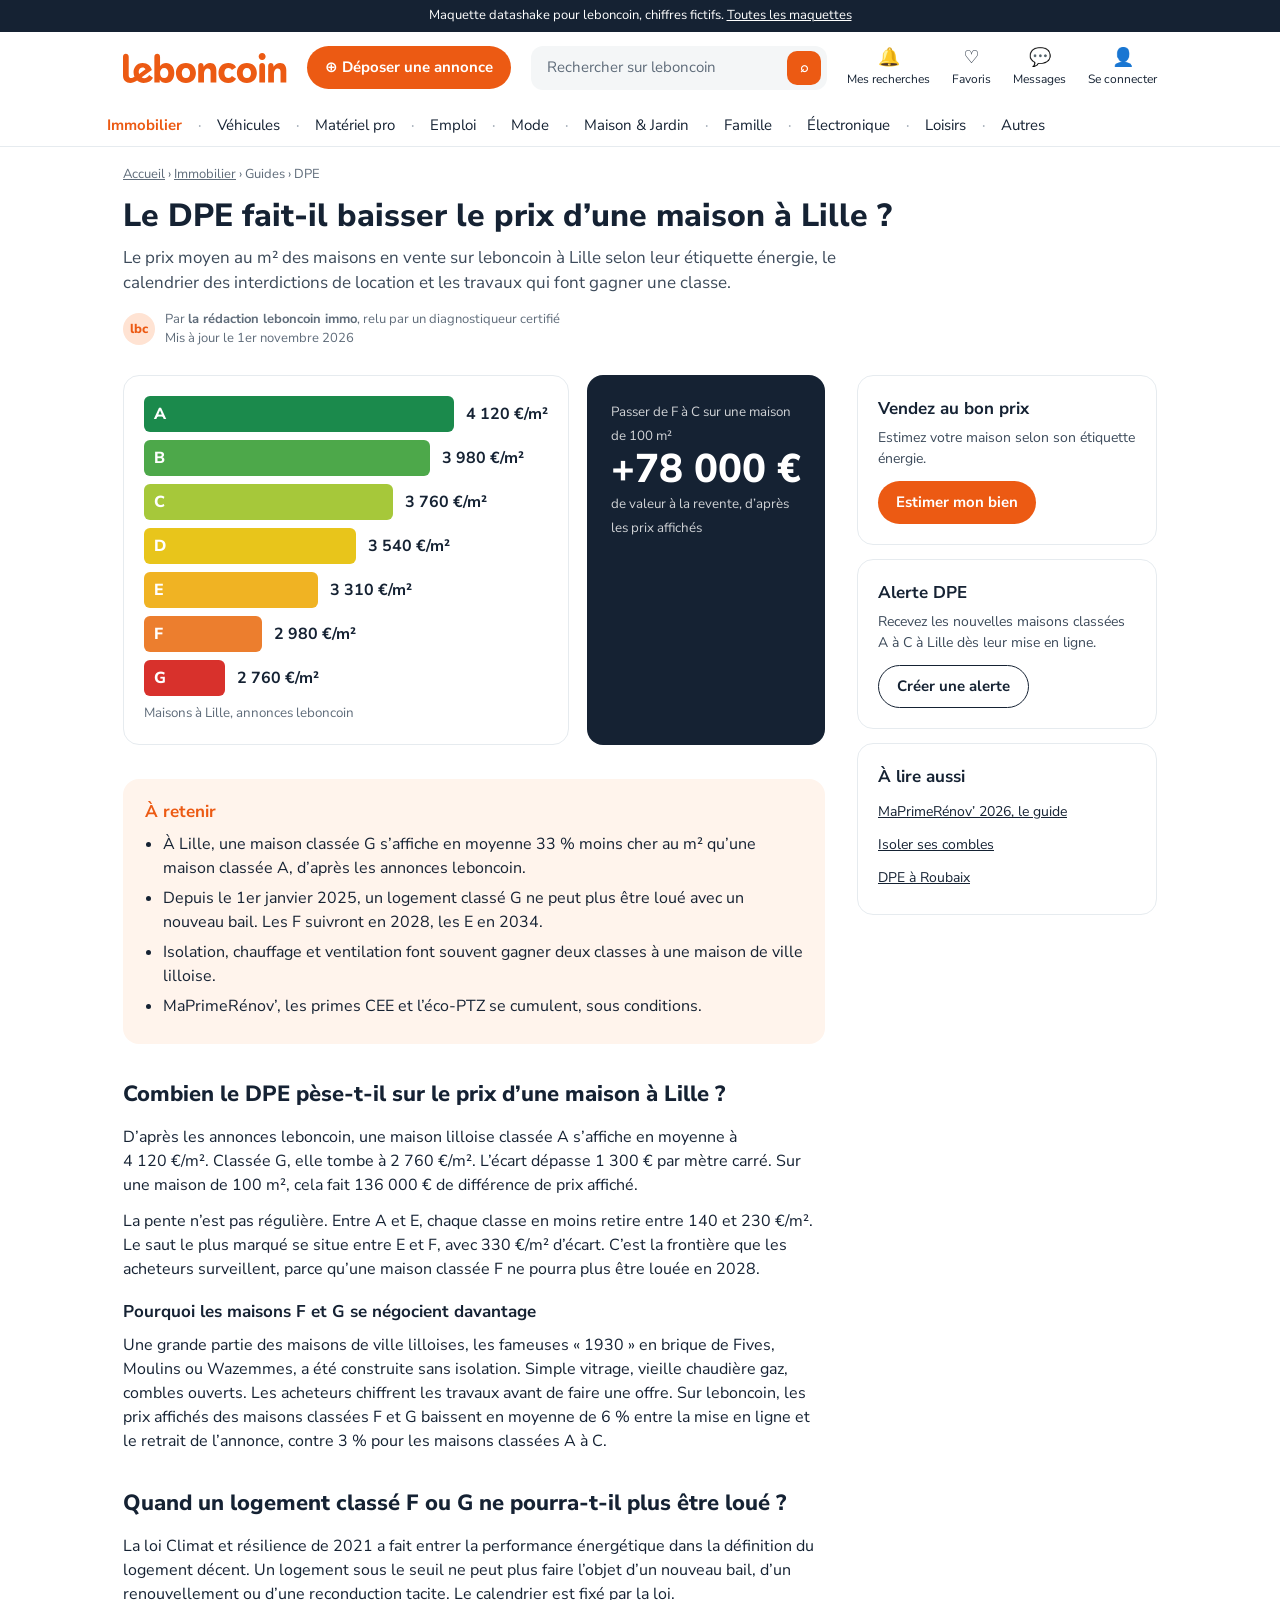
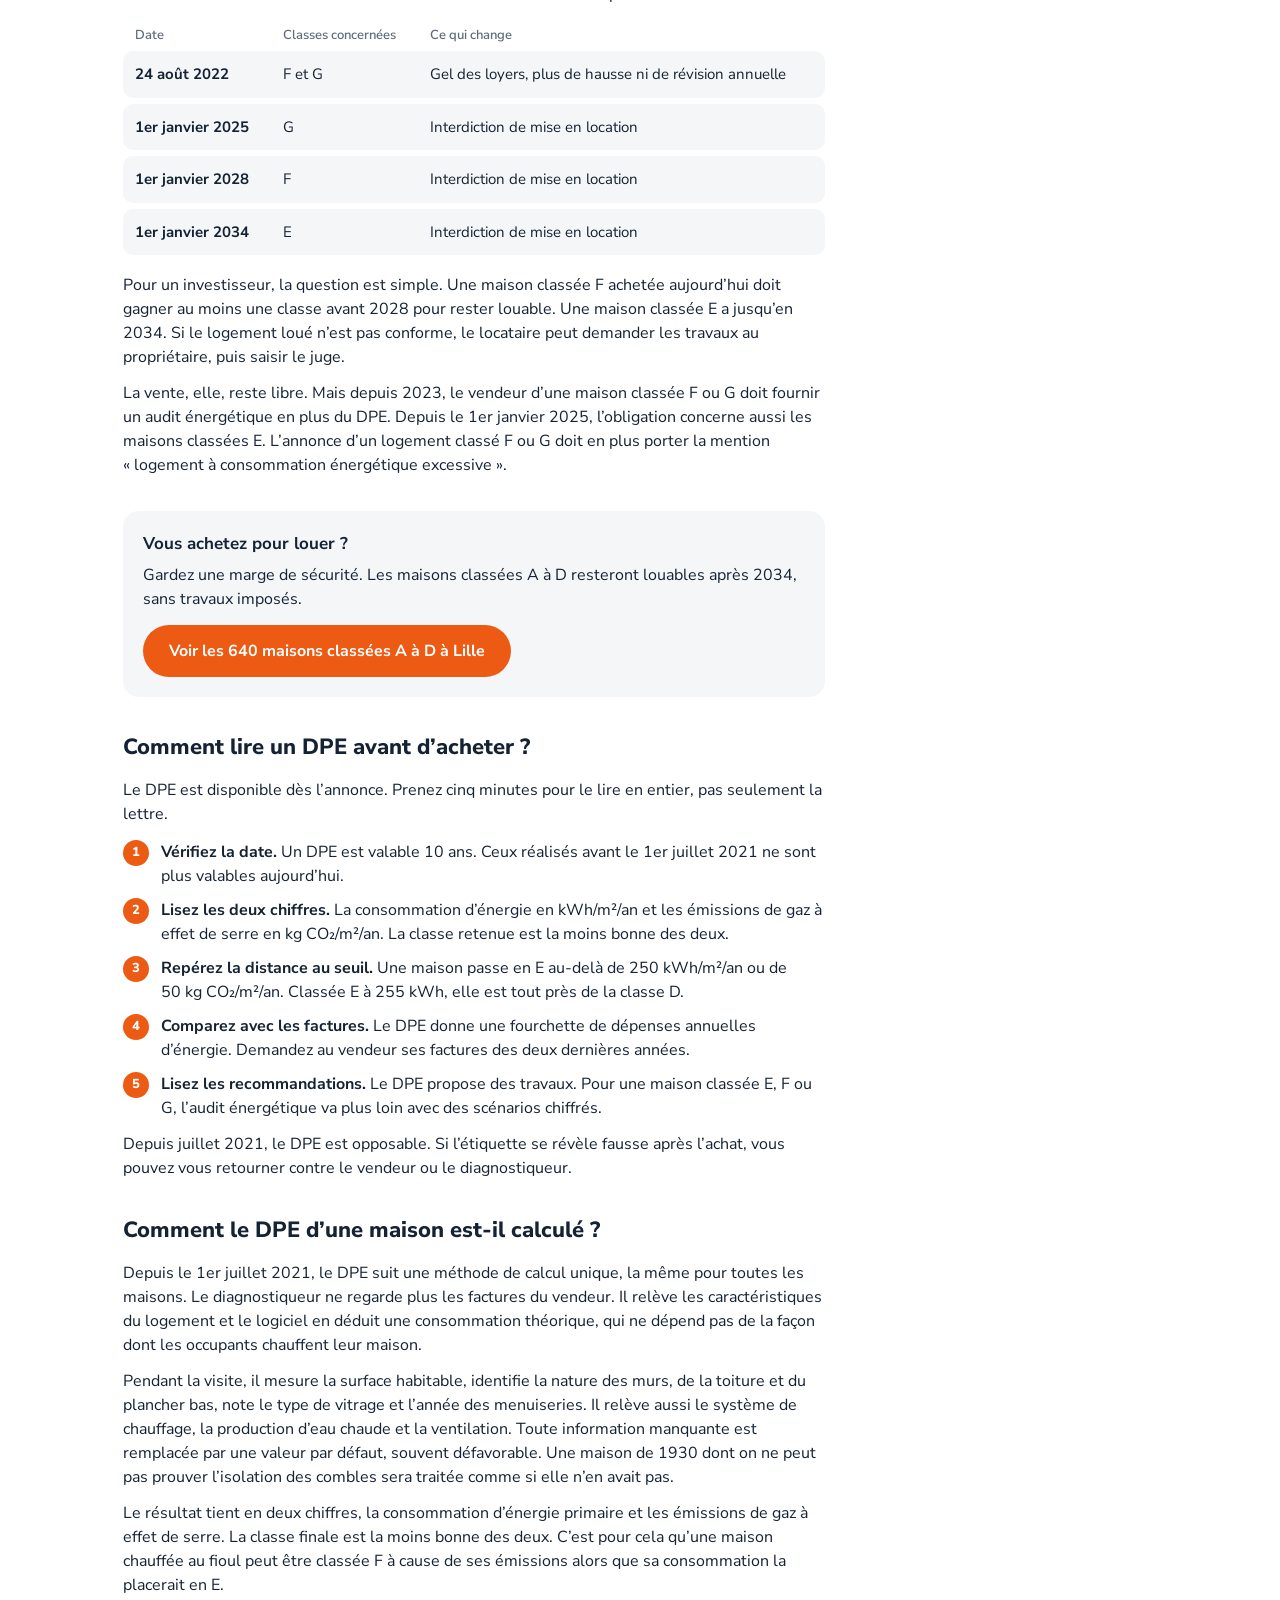
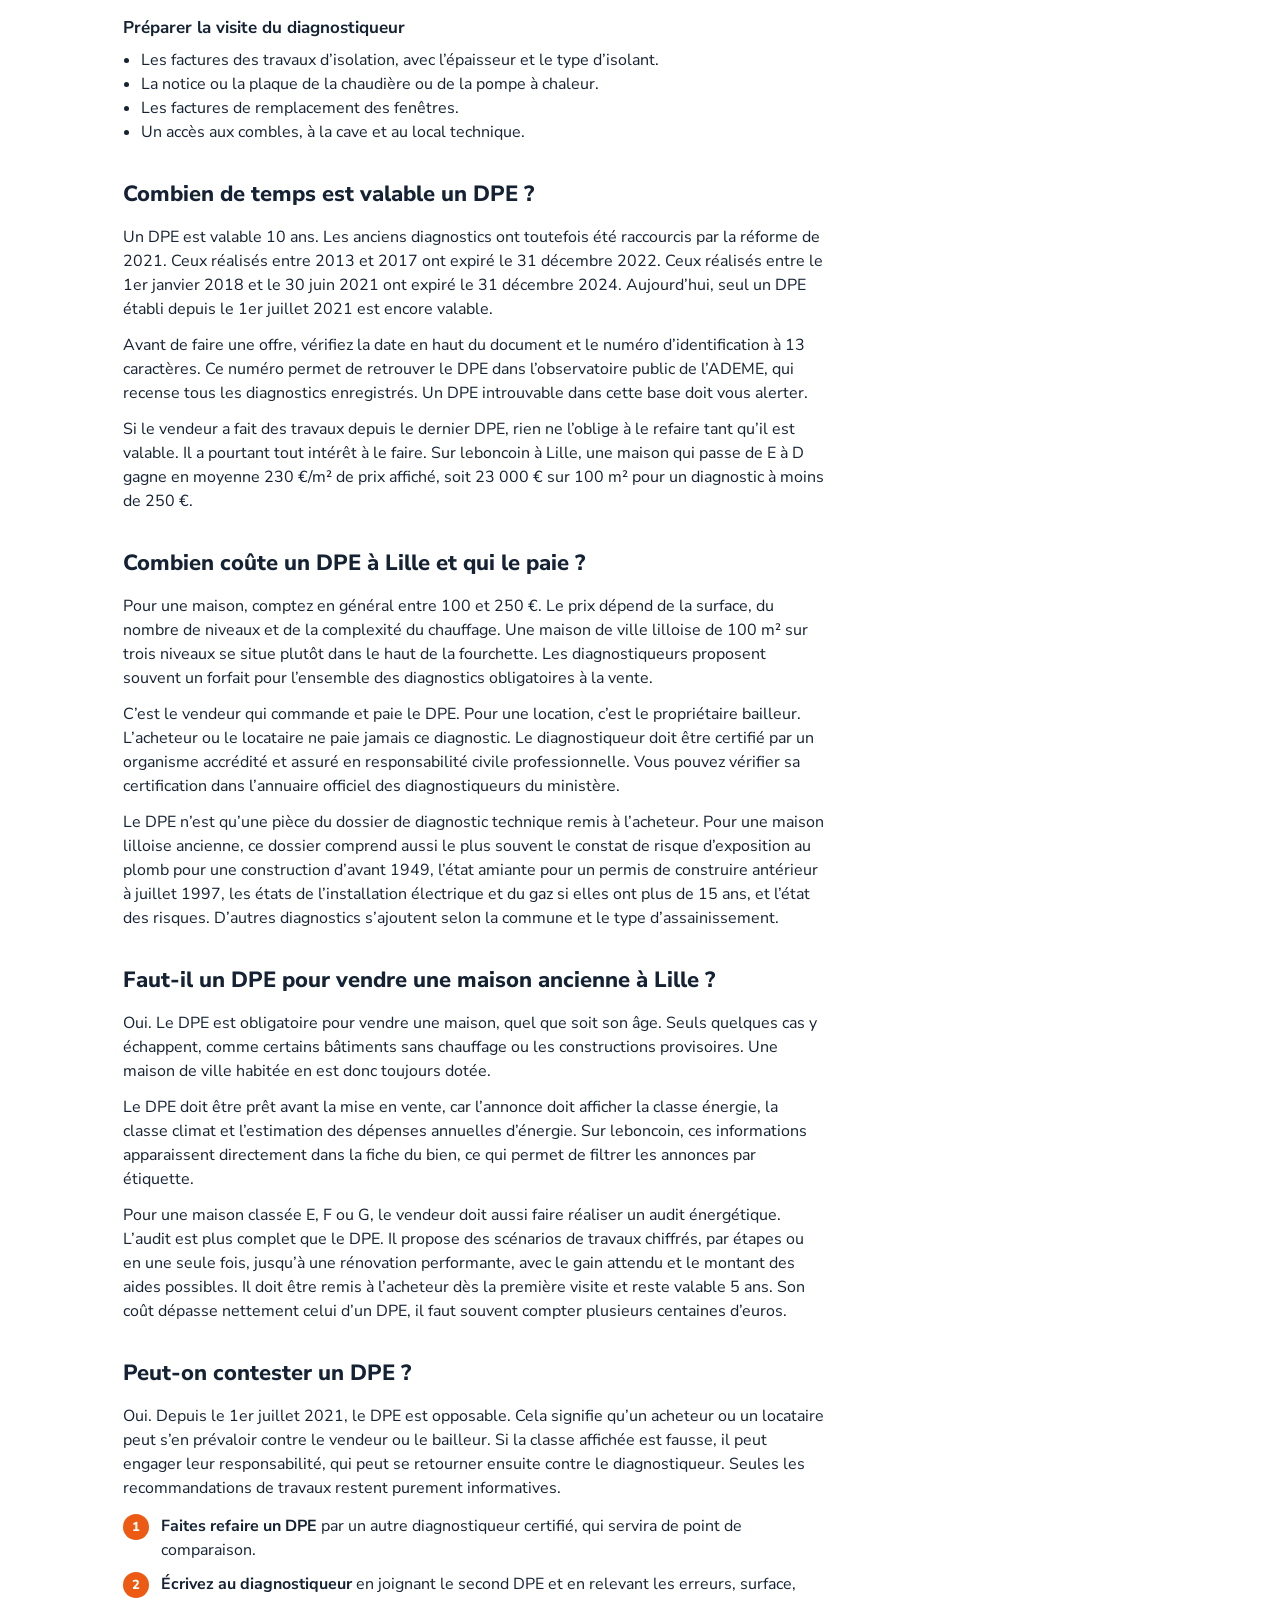
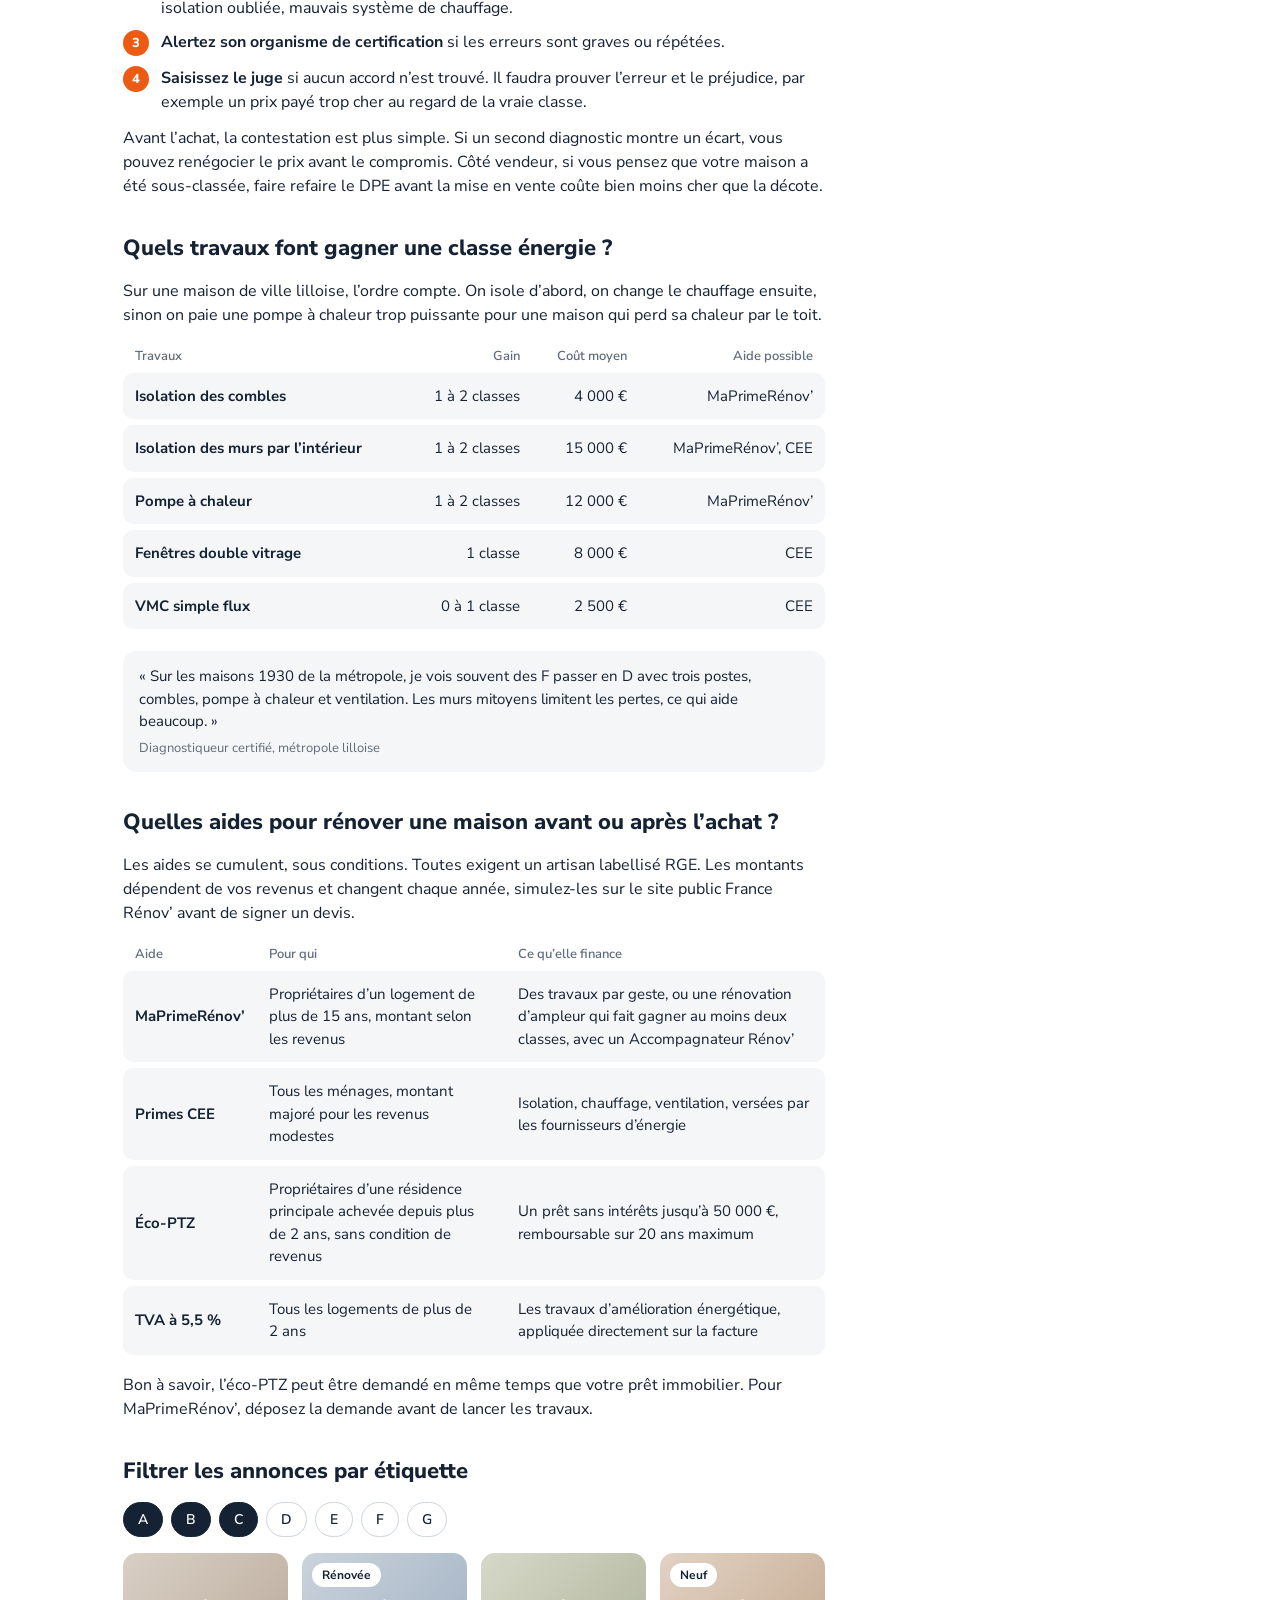
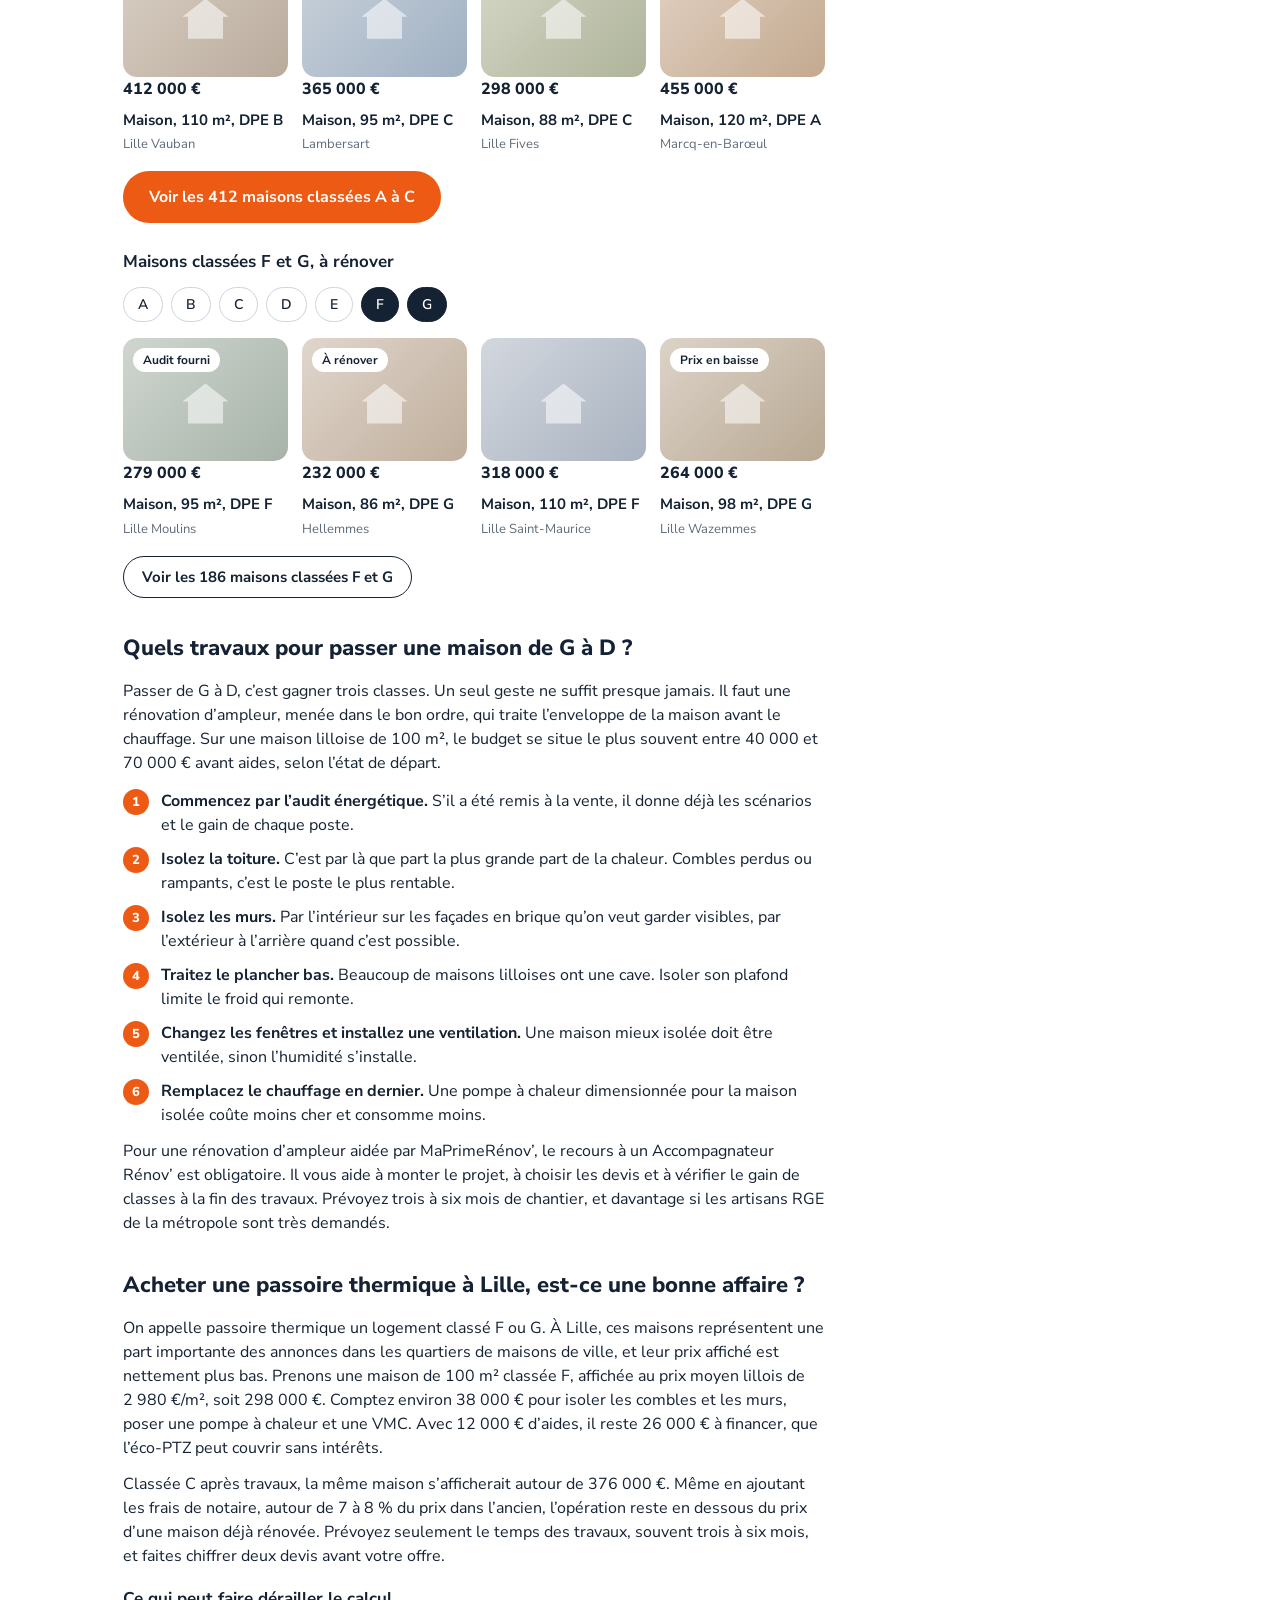
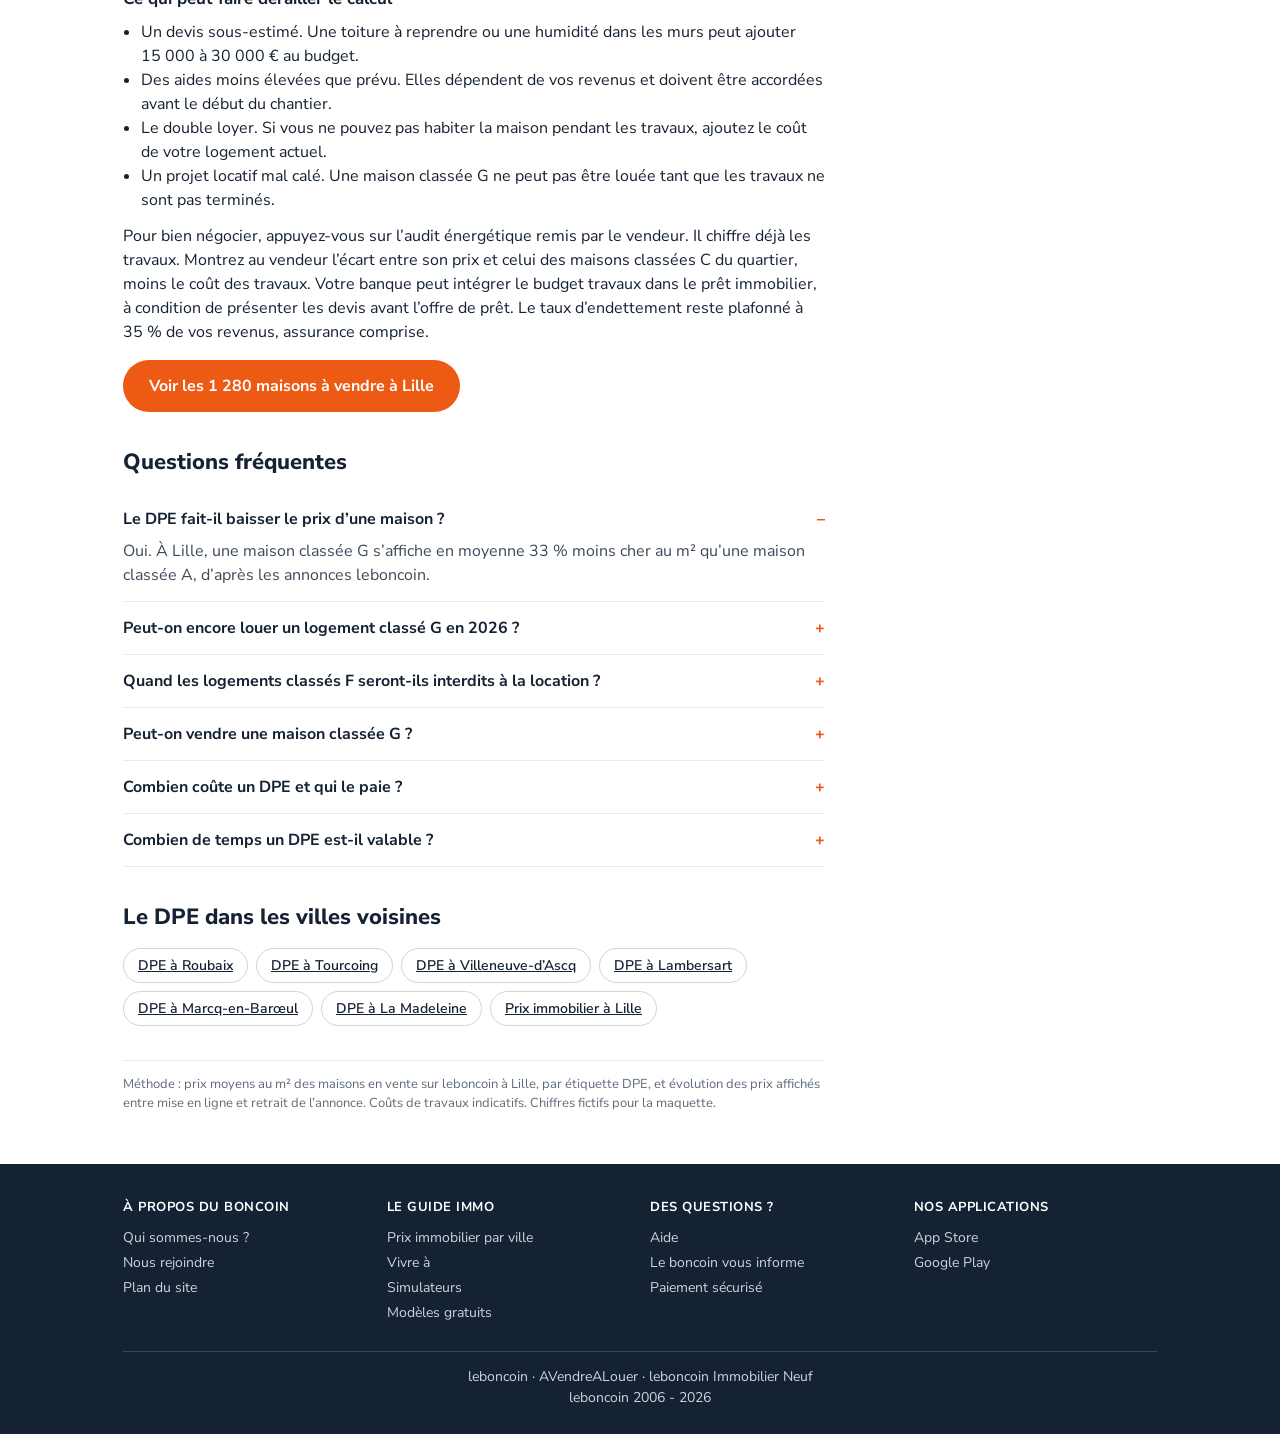
<file: t5.html>
<!doctype html><html lang="fr"><head><meta charset="utf-8"><meta name="viewport" content="width=device-width,initial-scale=1"><meta name="robots" content="noindex,nofollow">
<title>DPE à Lille, ce que l’étiquette énergie change au prix | leboncoin</title><link rel="preconnect" href="https://fonts.googleapis.com"><link href="https://fonts.googleapis.com/css2?family=Nunito+Sans:wght@400;600;700;800&display=swap" rel="stylesheet"><link rel="stylesheet" href="style.css"></head><body>
<div class="proto">Maquette datashake pour leboncoin, chiffres fictifs. <a href="index.html">Toutes les maquettes</a></div>
<header class="top"><div class="wrap row"><svg width="164" height="30" viewBox="0 0 164 30" xmlns="http://www.w3.org/2000/svg"  class="logo"><path fill="currentColor" fill-rule="evenodd" clip-rule="evenodd" d="M41.1935 25.077C43.7647 25.0728 45.3528 23.0338 45.3528 20.0045C45.3528 16.9725 43.769 14.9392 41.2007 14.9392C38.6323 14.9392 37.0556 16.9653 37.0556 20.0045C37.0556 23.0409 38.6295 25.0728 41.1935 25.077ZM43.1198 10.0236C48.0211 10.0236 51.2529 14.2472 51.3242 19.9332C51.3242 25.712 47.9426 29.9926 42.9842 29.9926C40.4887 30.0482 38.1457 28.7954 36.8059 26.6894H36.7274V29.6216H31.3482V3.88099C31.3482 1.91906 32.6538 0.691957 34.2019 0.691957C35.75 0.691957 37.0556 1.91906 37.0556 3.88099V13.0557H37.1341C38.5174 11.1316 40.7505 10.0008 43.1198 10.0236ZM62.9246 25.077C65.5001 25.077 67.0697 23.0366 67.0697 20.0045C67.0697 16.9725 65.5001 14.9392 62.9246 14.9392C60.3492 14.9392 58.7796 16.9653 58.7796 20.0045C58.7796 23.0438 60.3492 25.077 62.9246 25.077ZM62.9246 10.0236C68.9888 10.0236 72.9127 14.1687 72.9127 20.0117C72.9127 25.8547 68.9959 29.9997 62.9246 29.9997C56.8533 29.9997 52.9366 25.8547 52.9366 20.0117C52.9366 14.1687 56.8533 10.0236 62.9246 10.0236ZM139.155 10.0239C140.724 10.0239 142.03 11.251 142.058 13.213V29.6219H136.301V13.213C136.301 11.251 137.579 10.0239 139.155 10.0239ZM139.155 0C141.086 0 142.65 1.56527 142.65 3.49581C142.65 5.42636 141.086 6.99163 139.155 6.99163H139.153C137.223 6.99091 135.658 5.42564 135.659 3.4951C135.659 1.56455 137.225 0 139.155 0ZM157.162 10.0239C161.158 10.0239 163.304 12.8627 163.304 17.1654V29.6219H157.547V18.7777C157.547 16.245 156.355 15.4032 154.858 15.4032C152.631 15.4032 150.941 17.2795 150.941 21.2747V29.6219H145.183V13.0346C145.183 11.1511 146.417 10.0382 147.873 10.0382C149.329 10.0382 150.555 11.1511 150.555 13.0346V13.748H150.634C152 11.4408 154.481 10.0254 157.162 10.0239ZM123.866 25.077C126.441 25.077 128.018 23.0366 128.018 20.0045C128.018 16.9725 126.435 14.9392 123.866 14.9392C121.298 14.9392 119.721 16.9653 119.721 20.0045C119.721 23.0438 121.298 25.077 123.866 25.077ZM123.866 10.0236C129.938 10.0236 133.854 14.1687 133.854 20.0117C133.854 25.8547 129.938 29.9997 123.866 29.9997C117.795 29.9997 113.878 25.8547 113.878 20.0117C113.878 14.1687 117.802 10.0236 123.866 10.0236ZM105.36 15.0179C102.863 15.0179 101.329 16.8586 101.329 20.012C101.329 23.1653 102.863 25.006 105.36 25.006C106.791 25.0645 108.137 24.3254 108.855 23.0869H108.927L113.115 25.7765C111.659 28.6159 108.619 30 105.166 30C99.1744 30 95.4859 25.8543 95.4859 20.012C95.4859 14.169 99.1744 10.0239 105.166 10.0239C108.619 10.0239 111.688 11.3937 113.115 14.2474L108.927 16.9364H108.855C108.137 15.6978 106.791 14.9594 105.36 15.0179ZM87.1959 10.0239C91.1911 10.0239 93.3379 12.8627 93.3528 17.1654V29.6219H87.5954V18.7777C87.5954 16.245 86.404 15.4032 84.9058 15.4032C82.6799 15.4032 80.9891 17.2795 80.9891 21.2747V29.6219H75.2246V13.0203C75.2246 11.1369 76.4374 10.0382 77.8999 10.0382C79.3625 10.0382 80.5896 11.1511 80.5896 13.0346V13.748H80.668C82.0328 11.4394 84.5141 10.0239 87.1959 10.0239ZM15.6884 18.87C15.7055 19.6013 15.8353 20.3262 16.0736 21.0182L22.4945 16.2589C21.9138 15.1873 20.773 14.5402 19.5552 14.5895C17.7359 14.5895 15.6884 15.9592 15.6884 18.87ZM21.2674 25.2909C23.3485 25.1718 25.2148 23.9689 26.1829 22.124L29.9713 24.8629C28.523 27.8093 25.5694 29.9924 20.5754 29.9924C18.2125 29.9882 15.9309 29.1263 14.1545 27.5668C11.6432 29.2362 9.5029 29.9496 7.36261 29.9496C3.04635 29.9496 0 27.0602 0 22.7226V3.83091C0 1.87611 1.29844 0.649008 2.85373 0.649008C4.40901 0.649008 5.70745 1.87611 5.70745 3.83091V22.2446C5.70745 24.0995 6.52076 25.0983 8.22586 25.0983C9.15332 25.0983 10.1593 24.5632 11.4648 23.8498C10.8413 22.3666 10.526 20.7721 10.5374 19.1626C10.5374 15.0889 13.441 10.0242 19.5409 10.0242C24.8274 10.0242 27.6669 13.0984 28.8512 16.958L18.6705 24.2643C19.3689 24.9328 20.3007 25.3016 21.2674 25.2909Z"></path></svg><a class="btn btn-main" href="#">⊕ Déposer une annonce</a><div class="search"><span>Rechercher sur leboncoin</span><b>⌕</b></div>
<div class="icons"><div><i>🔔</i>Mes recherches</div><div><i>♡</i>Favoris</div><div><i>💬</i>Messages</div><div><i>👤</i>Se connecter</div></div></div>
<div class="wrap cats"><span class="on">Immobilier</span><span>Véhicules</span><span>Matériel pro</span><span>Emploi</span><span>Mode</span><span>Maison &amp; Jardin</span><span>Famille</span><span>Électronique</span><span>Loisirs</span><span>Autres</span></div></header>
<main class="wrap"><div class="crumb"><a href="#">Accueil</a> › <a href="#">Immobilier</a> › Guides › DPE</div>
<h1>Le DPE fait-il baisser le prix d’une maison à Lille ?</h1><p class="lead">Le prix moyen au m² des maisons en vente sur leboncoin à Lille selon leur étiquette énergie, le calendrier des interdictions de location et les travaux qui font gagner une classe.</p><div class="byline"><div class="av">lbc</div><div>Par <b>la rédaction leboncoin immo</b>, relu par un diagnostiqueur certifié<br>Mis à jour le 1er novembre 2026</div></div>
<div class="layout"><div>
<section class="two"><div class="card dpe"><div><span class="l" style="background:#1b8a4c;width:310px">A</span><b>4 120 €/m²</b></div><div><span class="l" style="background:#4da84a;width:286px">B</span><b>3 980 €/m²</b></div><div><span class="l" style="background:#a6c83a;width:249px">C</span><b>3 760 €/m²</b></div><div><span class="l" style="background:#e8c51b;width:212px">D</span><b>3 540 €/m²</b></div><div><span class="l" style="background:#f0b323;width:174px">E</span><b>3 310 €/m²</b></div><div><span class="l" style="background:#ec7e2e;width:118px">F</span><b>2 980 €/m²</b></div><div><span class="l" style="background:#d8312c;width:81px">G</span><b>2 760 €/m²</b></div><small style="color:#5f6c7a">Maisons à Lille, annonces leboncoin</small></div><div class="result"><small>Passer de F à C sur une maison de 100 m²</small><b>+78 000 €</b><small>de valeur à la revente, d’après les prix affichés</small></div></section>

<section class="retenir"><h3>À retenir</h3><ul><li>À Lille, une maison classée G s’affiche en moyenne 33 % moins cher au m² qu’une maison classée A, d’après les annonces leboncoin.</li><li>Depuis le 1er janvier 2025, un logement classé G ne peut plus être loué avec un nouveau bail. Les F suivront en 2028, les E en 2034.</li><li>Isolation, chauffage et ventilation font souvent gagner deux classes à une maison de ville lilloise.</li><li>MaPrimeRénov’, les primes CEE et l’éco-PTZ se cumulent, sous conditions.</li></ul></section>

<section><h2>Combien le DPE pèse-t-il sur le prix d’une maison à Lille ?</h2>
<p>D’après les annonces leboncoin, une maison lilloise classée A s’affiche en moyenne à 4 120 €/m². Classée G, elle tombe à 2 760 €/m². L’écart dépasse 1 300 € par mètre carré. Sur une maison de 100 m², cela fait 136 000 € de différence de prix affiché.</p>
<p style="margin-top:12px">La pente n’est pas régulière. Entre A et E, chaque classe en moins retire entre 140 et 230 €/m². Le saut le plus marqué se situe entre E et F, avec 330 €/m² d’écart. C’est la frontière que les acheteurs surveillent, parce qu’une maison classée F ne pourra plus être louée en 2028.</p>
<h3 style="margin:18px 0 8px">Pourquoi les maisons F et G se négocient davantage</h3>
<p>Une grande partie des maisons de ville lilloises, les fameuses « 1930 » en brique de Fives, Moulins ou Wazemmes, a été construite sans isolation. Simple vitrage, vieille chaudière gaz, combles ouverts. Les acheteurs chiffrent les travaux avant de faire une offre. Sur leboncoin, les prix affichés des maisons classées F et G baissent en moyenne de 6 % entre la mise en ligne et le retrait de l’annonce, contre 3 % pour les maisons classées A à C.</p></section>

<section><h2>Quand un logement classé F ou G ne pourra-t-il plus être loué ?</h2>
<p>La loi Climat et résilience de 2021 a fait entrer la performance énergétique dans la définition du logement décent. Un logement sous le seuil ne peut plus faire l’objet d’un nouveau bail, d’un renouvellement ou d’une reconduction tacite. Le calendrier est fixé par la loi.</p>
<table style="margin-top:14px"><tr><th>Date</th><th>Classes concernées</th><th>Ce qui change</th></tr><tr><td>24 août 2022</td><td>F et G</td><td>Gel des loyers, plus de hausse ni de révision annuelle</td></tr><tr><td>1er janvier 2025</td><td>G</td><td>Interdiction de mise en location</td></tr><tr><td>1er janvier 2028</td><td>F</td><td>Interdiction de mise en location</td></tr><tr><td>1er janvier 2034</td><td>E</td><td>Interdiction de mise en location</td></tr></table>
<p style="margin-top:12px">Pour un investisseur, la question est simple. Une maison classée F achetée aujourd’hui doit gagner au moins une classe avant 2028 pour rester louable. Une maison classée E a jusqu’en 2034. Si le logement loué n’est pas conforme, le locataire peut demander les travaux au propriétaire, puis saisir le juge.</p>
<p style="margin-top:12px">La vente, elle, reste libre. Mais depuis 2023, le vendeur d’une maison classée F ou G doit fournir un audit énergétique en plus du DPE. Depuis le 1er janvier 2025, l’obligation concerne aussi les maisons classées E. L’annonce d’un logement classé F ou G doit en plus porter la mention « logement à consommation énergétique excessive ».</p></section>

<section class="soft"><h3 style="margin-bottom:6px">Vous achetez pour louer ?</h3><p style="margin-bottom:14px">Gardez une marge de sécurité. Les maisons classées A à D resteront louables après 2034, sans travaux imposés.</p><a class="btn btn-main btn-lg" href="#">Voir les 640 maisons classées A à D à Lille</a></section>

<section><h2>Comment lire un DPE avant d’acheter ?</h2>
<p style="margin-bottom:14px">Le DPE est disponible dès l’annonce. Prenez cinq minutes pour le lire en entier, pas seulement la lettre.</p>
<ol class="steps"><li><span><b>Vérifiez la date.</b> Un DPE est valable 10 ans. Ceux réalisés avant le 1er juillet 2021 ne sont plus valables aujourd’hui.</span></li><li><span><b>Lisez les deux chiffres.</b> La consommation d’énergie en kWh/m²/an et les émissions de gaz à effet de serre en kg CO₂/m²/an. La classe retenue est la moins bonne des deux.</span></li><li><span><b>Repérez la distance au seuil.</b> Une maison passe en E au-delà de 250 kWh/m²/an ou de 50 kg CO₂/m²/an. Classée E à 255 kWh, elle est tout près de la classe D.</span></li><li><span><b>Comparez avec les factures.</b> Le DPE donne une fourchette de dépenses annuelles d’énergie. Demandez au vendeur ses factures des deux dernières années.</span></li><li><span><b>Lisez les recommandations.</b> Le DPE propose des travaux. Pour une maison classée E, F ou G, l’audit énergétique va plus loin avec des scénarios chiffrés.</span></li></ol>
<p style="margin-top:12px">Depuis juillet 2021, le DPE est opposable. Si l’étiquette se révèle fausse après l’achat, vous pouvez vous retourner contre le vendeur ou le diagnostiqueur.</p></section>

<section><h2>Comment le DPE d’une maison est-il calculé ?</h2>
<p>Depuis le 1er juillet 2021, le DPE suit une méthode de calcul unique, la même pour toutes les maisons. Le diagnostiqueur ne regarde plus les factures du vendeur. Il relève les caractéristiques du logement et le logiciel en déduit une consommation théorique, qui ne dépend pas de la façon dont les occupants chauffent leur maison.</p>
<p style="margin-top:12px">Pendant la visite, il mesure la surface habitable, identifie la nature des murs, de la toiture et du plancher bas, note le type de vitrage et l’année des menuiseries. Il relève aussi le système de chauffage, la production d’eau chaude et la ventilation. Toute information manquante est remplacée par une valeur par défaut, souvent défavorable. Une maison de 1930 dont on ne peut pas prouver l’isolation des combles sera traitée comme si elle n’en avait pas.</p>
<p style="margin-top:12px">Le résultat tient en deux chiffres, la consommation d’énergie primaire et les émissions de gaz à effet de serre. La classe finale est la moins bonne des deux. C’est pour cela qu’une maison chauffée au fioul peut être classée F à cause de ses émissions alors que sa consommation la placerait en E.</p>
<h3 style="margin:18px 0 8px">Préparer la visite du diagnostiqueur</h3>
<ul style="margin-left:18px"><li>Les factures des travaux d’isolation, avec l’épaisseur et le type d’isolant.</li><li>La notice ou la plaque de la chaudière ou de la pompe à chaleur.</li><li>Les factures de remplacement des fenêtres.</li><li>Un accès aux combles, à la cave et au local technique.</li></ul>
</section>

<section><h2>Combien de temps est valable un DPE ?</h2>
<p>Un DPE est valable 10 ans. Les anciens diagnostics ont toutefois été raccourcis par la réforme de 2021. Ceux réalisés entre 2013 et 2017 ont expiré le 31 décembre 2022. Ceux réalisés entre le 1er janvier 2018 et le 30 juin 2021 ont expiré le 31 décembre 2024. Aujourd’hui, seul un DPE établi depuis le 1er juillet 2021 est encore valable.</p>
<p style="margin-top:12px">Avant de faire une offre, vérifiez la date en haut du document et le numéro d’identification à 13 caractères. Ce numéro permet de retrouver le DPE dans l’observatoire public de l’ADEME, qui recense tous les diagnostics enregistrés. Un DPE introuvable dans cette base doit vous alerter.</p>
<p style="margin-top:12px">Si le vendeur a fait des travaux depuis le dernier DPE, rien ne l’oblige à le refaire tant qu’il est valable. Il a pourtant tout intérêt à le faire. Sur leboncoin à Lille, une maison qui passe de E à D gagne en moyenne 230 €/m² de prix affiché, soit 23 000 € sur 100 m² pour un diagnostic à moins de 250 €.</p></section>

<section><h2>Combien coûte un DPE à Lille et qui le paie ?</h2>
<p>Pour une maison, comptez en général entre 100 et 250 €. Le prix dépend de la surface, du nombre de niveaux et de la complexité du chauffage. Une maison de ville lilloise de 100 m² sur trois niveaux se situe plutôt dans le haut de la fourchette. Les diagnostiqueurs proposent souvent un forfait pour l’ensemble des diagnostics obligatoires à la vente.</p>
<p style="margin-top:12px">C’est le vendeur qui commande et paie le DPE. Pour une location, c’est le propriétaire bailleur. L’acheteur ou le locataire ne paie jamais ce diagnostic. Le diagnostiqueur doit être certifié par un organisme accrédité et assuré en responsabilité civile professionnelle. Vous pouvez vérifier sa certification dans l’annuaire officiel des diagnostiqueurs du ministère.</p>
<p style="margin-top:12px">Le DPE n’est qu’une pièce du dossier de diagnostic technique remis à l’acheteur. Pour une maison lilloise ancienne, ce dossier comprend aussi le plus souvent le constat de risque d’exposition au plomb pour une construction d’avant 1949, l’état amiante pour un permis de construire antérieur à juillet 1997, les états de l’installation électrique et du gaz si elles ont plus de 15 ans, et l’état des risques. D’autres diagnostics s’ajoutent selon la commune et le type d’assainissement.</p></section>

<section><h2>Faut-il un DPE pour vendre une maison ancienne à Lille ?</h2>
<p>Oui. Le DPE est obligatoire pour vendre une maison, quel que soit son âge. Seuls quelques cas y échappent, comme certains bâtiments sans chauffage ou les constructions provisoires. Une maison de ville habitée en est donc toujours dotée.</p>
<p style="margin-top:12px">Le DPE doit être prêt avant la mise en vente, car l’annonce doit afficher la classe énergie, la classe climat et l’estimation des dépenses annuelles d’énergie. Sur leboncoin, ces informations apparaissent directement dans la fiche du bien, ce qui permet de filtrer les annonces par étiquette.</p>
<p style="margin-top:12px">Pour une maison classée E, F ou G, le vendeur doit aussi faire réaliser un audit énergétique. L’audit est plus complet que le DPE. Il propose des scénarios de travaux chiffrés, par étapes ou en une seule fois, jusqu’à une rénovation performante, avec le gain attendu et le montant des aides possibles. Il doit être remis à l’acheteur dès la première visite et reste valable 5 ans. Son coût dépasse nettement celui d’un DPE, il faut souvent compter plusieurs centaines d’euros.</p>
</section>

<section><h2>Peut-on contester un DPE ?</h2>
<p>Oui. Depuis le 1er juillet 2021, le DPE est opposable. Cela signifie qu’un acheteur ou un locataire peut s’en prévaloir contre le vendeur ou le bailleur. Si la classe affichée est fausse, il peut engager leur responsabilité, qui peut se retourner ensuite contre le diagnostiqueur. Seules les recommandations de travaux restent purement informatives.</p>
<ol class="steps" style="margin-top:14px"><li><span><b>Faites refaire un DPE</b> par un autre diagnostiqueur certifié, qui servira de point de comparaison.</span></li><li><span><b>Écrivez au diagnostiqueur</b> en joignant le second DPE et en relevant les erreurs, surface, isolation oubliée, mauvais système de chauffage.</span></li><li><span><b>Alertez son organisme de certification</b> si les erreurs sont graves ou répétées.</span></li><li><span><b>Saisissez le juge</b> si aucun accord n’est trouvé. Il faudra prouver l’erreur et le préjudice, par exemple un prix payé trop cher au regard de la vraie classe.</span></li></ol>
<p style="margin-top:12px">Avant l’achat, la contestation est plus simple. Si un second diagnostic montre un écart, vous pouvez renégocier le prix avant le compromis. Côté vendeur, si vous pensez que votre maison a été sous-classée, faire refaire le DPE avant la mise en vente coûte bien moins cher que la décote.</p></section>

<section><h2>Quels travaux font gagner une classe énergie ?</h2>
<p style="margin-bottom:14px">Sur une maison de ville lilloise, l’ordre compte. On isole d’abord, on change le chauffage ensuite, sinon on paie une pompe à chaleur trop puissante pour une maison qui perd sa chaleur par le toit.</p>
<table><tr><th>Travaux</th><th class="num">Gain</th><th class="num">Coût moyen</th><th class="num">Aide possible</th></tr><tr><td>Isolation des combles</td><td class="num">1 à 2 classes</td><td class="num">4 000 €</td><td class="num">MaPrimeRénov’</td></tr><tr><td>Isolation des murs par l’intérieur</td><td class="num">1 à 2 classes</td><td class="num">15 000 €</td><td class="num">MaPrimeRénov’, CEE</td></tr><tr><td>Pompe à chaleur</td><td class="num">1 à 2 classes</td><td class="num">12 000 €</td><td class="num">MaPrimeRénov’</td></tr><tr><td>Fenêtres double vitrage</td><td class="num">1 classe</td><td class="num">8 000 €</td><td class="num">CEE</td></tr><tr><td>VMC simple flux</td><td class="num">0 à 1 classe</td><td class="num">2 500 €</td><td class="num">CEE</td></tr></table>
<blockquote style="margin-top:16px">« Sur les maisons 1930 de la métropole, je vois souvent des F passer en D avec trois postes, combles, pompe à chaleur et ventilation. Les murs mitoyens limitent les pertes, ce qui aide beaucoup. »<footer>Diagnostiqueur certifié, métropole lilloise</footer></blockquote></section>

<section><h2>Quelles aides pour rénover une maison avant ou après l’achat ?</h2>
<p style="margin-bottom:14px">Les aides se cumulent, sous conditions. Toutes exigent un artisan labellisé RGE. Les montants dépendent de vos revenus et changent chaque année, simulez-les sur le site public France Rénov’ avant de signer un devis.</p>
<table><tr><th>Aide</th><th>Pour qui</th><th>Ce qu’elle finance</th></tr><tr><td>MaPrimeRénov’</td><td>Propriétaires d’un logement de plus de 15 ans, montant selon les revenus</td><td>Des travaux par geste, ou une rénovation d’ampleur qui fait gagner au moins deux classes, avec un Accompagnateur Rénov’</td></tr><tr><td>Primes CEE</td><td>Tous les ménages, montant majoré pour les revenus modestes</td><td>Isolation, chauffage, ventilation, versées par les fournisseurs d’énergie</td></tr><tr><td>Éco-PTZ</td><td>Propriétaires d’une résidence principale achevée depuis plus de 2 ans, sans condition de revenus</td><td>Un prêt sans intérêts jusqu’à 50 000 €, remboursable sur 20 ans maximum</td></tr><tr><td>TVA à 5,5 %</td><td>Tous les logements de plus de 2 ans</td><td>Les travaux d’amélioration énergétique, appliquée directement sur la facture</td></tr></table>
<p style="margin-top:12px">Bon à savoir, l’éco-PTZ peut être demandé en même temps que votre prêt immobilier. Pour MaPrimeRénov’, déposez la demande avant de lancer les travaux.</p></section>

<section><h2>Filtrer les annonces par étiquette</h2><div class="chips" style="margin-bottom:16px"><span class="chip on">A</span><span class="chip on">B</span><span class="chip on">C</span><span class="chip">D</span><span class="chip">E</span><span class="chip">F</span><span class="chip">G</span></div><div class="ads"><a class="ad" href="#"><div class="ph" style="--a:#d9cfc4;--b:#b9ab9c"></div><div class="p">412 000 €</div><h3>Maison, 110 m², DPE B</h3><small>Lille Vauban</small></a><a class="ad" href="#"><div class="ph" style="--a:#cbd3dc;--b:#9fb0c2"><span class="badge">Rénovée</span></div><div class="p">365 000 €</div><h3>Maison, 95 m², DPE C</h3><small>Lambersart</small></a><a class="ad" href="#"><div class="ph" style="--a:#d6d9c8;--b:#aeb39a"></div><div class="p">298 000 €</div><h3>Maison, 88 m², DPE C</h3><small>Lille Fives</small></a><a class="ad" href="#"><div class="ph" style="--a:#e2d2c4;--b:#c3a98f"><span class="badge">Neuf</span></div><div class="p">455 000 €</div><h3>Maison, 120 m², DPE A</h3><small>Marcq-en-Barœul</small></a></div><p style="margin-top:16px"><a class="btn btn-main btn-lg" href="#">Voir les 412 maisons classées A à C</a></p>
<h3 style="margin:26px 0 12px">Maisons classées F et G, à rénover</h3><div class="chips" style="margin-bottom:16px"><span class="chip">A</span><span class="chip">B</span><span class="chip">C</span><span class="chip">D</span><span class="chip">E</span><span class="chip on">F</span><span class="chip on">G</span></div><div class="ads"><a class="ad" href="#"><div class="ph" style="--a:#cfd6d0;--b:#a7b3a8"><span class="badge">Audit fourni</span></div><div class="p">279 000 €</div><h3>Maison, 95 m², DPE F</h3><small>Lille Moulins</small></a><a class="ad" href="#"><div class="ph" style="--a:#e0d6cc;--b:#bfae9c"><span class="badge">À rénover</span></div><div class="p">232 000 €</div><h3>Maison, 86 m², DPE G</h3><small>Hellemmes</small></a><a class="ad" href="#"><div class="ph" style="--a:#d3d7de;--b:#a9b3c0"></div><div class="p">318 000 €</div><h3>Maison, 110 m², DPE F</h3><small>Lille Saint-Maurice</small></a><a class="ad" href="#"><div class="ph" style="--a:#dcd3c8;--b:#b8a893"><span class="badge">Prix en baisse</span></div><div class="p">264 000 €</div><h3>Maison, 98 m², DPE G</h3><small>Lille Wazemmes</small></a></div><p style="margin-top:16px"><a class="btn btn-ghost" href="#">Voir les 186 maisons classées F et G</a></p></section>

<section><h2>Quels travaux pour passer une maison de G à D ?</h2>
<p>Passer de G à D, c’est gagner trois classes. Un seul geste ne suffit presque jamais. Il faut une rénovation d’ampleur, menée dans le bon ordre, qui traite l’enveloppe de la maison avant le chauffage. Sur une maison lilloise de 100 m², le budget se situe le plus souvent entre 40 000 et 70 000 € avant aides, selon l’état de départ.</p>
<ol class="steps" style="margin-top:14px"><li><span><b>Commencez par l’audit énergétique.</b> S’il a été remis à la vente, il donne déjà les scénarios et le gain de chaque poste.</span></li><li><span><b>Isolez la toiture.</b> C’est par là que part la plus grande part de la chaleur. Combles perdus ou rampants, c’est le poste le plus rentable.</span></li><li><span><b>Isolez les murs.</b> Par l’intérieur sur les façades en brique qu’on veut garder visibles, par l’extérieur à l’arrière quand c’est possible.</span></li><li><span><b>Traitez le plancher bas.</b> Beaucoup de maisons lilloises ont une cave. Isoler son plafond limite le froid qui remonte.</span></li><li><span><b>Changez les fenêtres et installez une ventilation.</b> Une maison mieux isolée doit être ventilée, sinon l’humidité s’installe.</span></li><li><span><b>Remplacez le chauffage en dernier.</b> Une pompe à chaleur dimensionnée pour la maison isolée coûte moins cher et consomme moins.</span></li></ol>
<p style="margin-top:12px">Pour une rénovation d’ampleur aidée par MaPrimeRénov’, le recours à un Accompagnateur Rénov’ est obligatoire. Il vous aide à monter le projet, à choisir les devis et à vérifier le gain de classes à la fin des travaux. Prévoyez trois à six mois de chantier, et davantage si les artisans RGE de la métropole sont très demandés.</p></section>

<section><h2>Acheter une passoire thermique à Lille, est-ce une bonne affaire ?</h2>
<p>On appelle passoire thermique un logement classé F ou G. À Lille, ces maisons représentent une part importante des annonces dans les quartiers de maisons de ville, et leur prix affiché est nettement plus bas. Prenons une maison de 100 m² classée F, affichée au prix moyen lillois de 2 980 €/m², soit 298 000 €. Comptez environ 38 000 € pour isoler les combles et les murs, poser une pompe à chaleur et une VMC. Avec 12 000 € d’aides, il reste 26 000 € à financer, que l’éco-PTZ peut couvrir sans intérêts.</p>
<p style="margin-top:12px">Classée C après travaux, la même maison s’afficherait autour de 376 000 €. Même en ajoutant les frais de notaire, autour de 7 à 8 % du prix dans l’ancien, l’opération reste en dessous du prix d’une maison déjà rénovée. Prévoyez seulement le temps des travaux, souvent trois à six mois, et faites chiffrer deux devis avant votre offre.</p>
<h3 style="margin:18px 0 8px">Ce qui peut faire dérailler le calcul</h3>
<ul style="margin-left:18px"><li>Un devis sous-estimé. Une toiture à reprendre ou une humidité dans les murs peut ajouter 15 000 à 30 000 € au budget.</li><li>Des aides moins élevées que prévu. Elles dépendent de vos revenus et doivent être accordées avant le début du chantier.</li><li>Le double loyer. Si vous ne pouvez pas habiter la maison pendant les travaux, ajoutez le coût de votre logement actuel.</li><li>Un projet locatif mal calé. Une maison classée G ne peut pas être louée tant que les travaux ne sont pas terminés.</li></ul>
<p style="margin-top:12px">Pour bien négocier, appuyez-vous sur l’audit énergétique remis par le vendeur. Il chiffre déjà les travaux. Montrez au vendeur l’écart entre son prix et celui des maisons classées C du quartier, moins le coût des travaux. Votre banque peut intégrer le budget travaux dans le prêt immobilier, à condition de présenter les devis avant l’offre de prêt. Le taux d’endettement reste plafonné à 35 % de vos revenus, assurance comprise.</p>
<p style="margin-top:16px"><a class="btn btn-main btn-lg" href="#">Voir les 1 280 maisons à vendre à Lille</a></p></section>

<section class="faq"><h2>Questions fréquentes</h2>
<details open><summary>Le DPE fait-il baisser le prix d’une maison ?</summary><p>Oui. À Lille, une maison classée G s’affiche en moyenne 33 % moins cher au m² qu’une maison classée A, d’après les annonces leboncoin.</p></details>
<details><summary>Peut-on encore louer un logement classé G en 2026 ?</summary><p>Non, pas avec un nouveau bail. Depuis le 1er janvier 2025, un logement classé G n’est plus considéré comme décent. Le locataire déjà en place peut demander des travaux au propriétaire.</p></details>
<details><summary>Quand les logements classés F seront-ils interdits à la location ?</summary><p>Le 1er janvier 2028. Les logements classés E suivront le 1er janvier 2034.</p></details>
<details><summary>Peut-on vendre une maison classée G ?</summary><p>Oui, aucune règle n’interdit la vente. Le vendeur doit fournir le DPE et un audit énergétique, et l’annonce doit indiquer « logement à consommation énergétique excessive ».</p></details>
<details><summary>Combien coûte un DPE et qui le paie ?</summary><p>Entre 100 et 250 € selon la surface. C’est le vendeur qui le commande et le paie, avant la mise en vente.</p></details>
<details><summary>Combien de temps un DPE est-il valable ?</summary><p>10 ans. Un DPE réalisé avant le 1er juillet 2021 n’est plus valable et doit être refait.</p></details></section>

<section><h2>Le DPE dans les villes voisines</h2><div class="chips"><a class="chip" href="#">DPE à Roubaix</a><a class="chip" href="#">DPE à Tourcoing</a><a class="chip" href="#">DPE à Villeneuve-d’Ascq</a><a class="chip" href="#">DPE à Lambersart</a><a class="chip" href="#">DPE à Marcq-en-Barœul</a><a class="chip" href="#">DPE à La Madeleine</a><a class="chip" href="#">Prix immobilier à Lille</a></div></section>

<p class="method">Méthode : prix moyens au m² des maisons en vente sur leboncoin à Lille, par étiquette DPE, et évolution des prix affichés entre mise en ligne et retrait de l’annonce. Coûts de travaux indicatifs. Chiffres fictifs pour la maquette.</p>
</div><aside class="side"><div class="card"><h3>Vendez au bon prix</h3><p>Estimez votre maison selon son étiquette énergie.</p><a class="btn btn-main" href="#">Estimer mon bien</a></div><div class="card"><h3>Alerte DPE</h3><p>Recevez les nouvelles maisons classées A à C à Lille dès leur mise en ligne.</p><a class="btn btn-ghost" href="#">Créer une alerte</a></div><div class="card links"><h3>À lire aussi</h3><a href=#>MaPrimeRénov’ 2026, le guide</a><a href=#>Isoler ses combles</a><a href=#>DPE à Roubaix</a></div></aside></div></main><footer class="site"><div class="wrap"><div class="cols">
<div><h4>À propos du boncoin</h4><p>Qui sommes-nous ?</p><p>Nous rejoindre</p><p>Plan du site</p></div>
<div><h4>Le guide immo</h4><p>Prix immobilier par ville</p><p>Vivre à</p><p>Simulateurs</p><p>Modèles gratuits</p></div>
<div><h4>Des questions ?</h4><p>Aide</p><p>Le boncoin vous informe</p><p>Paiement sécurisé</p></div>
<div><h4>Nos applications</h4><p>App Store</p><p>Google Play</p></div></div>
<div class="sis">leboncoin · AVendreALouer · leboncoin Immobilier Neuf<br>leboncoin 2006 - 2026</div></div></footer></body></html>
</file>
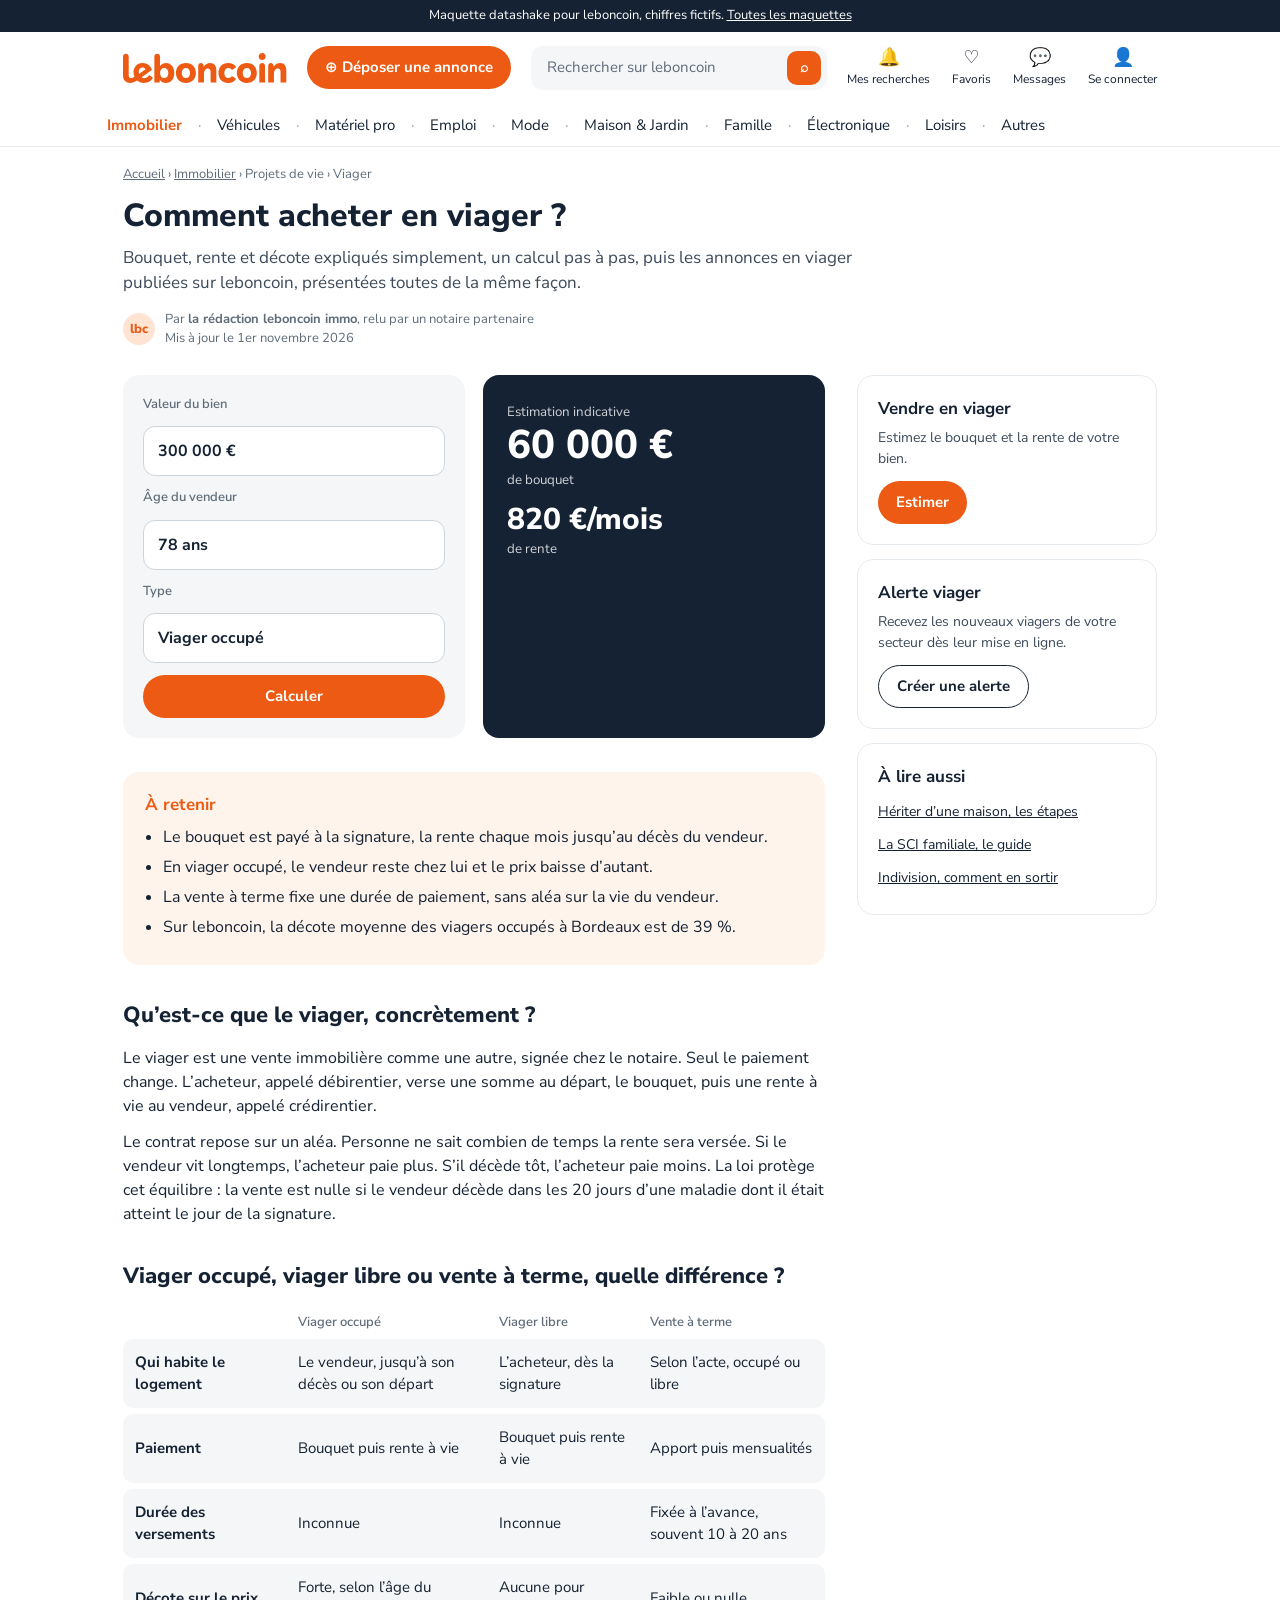
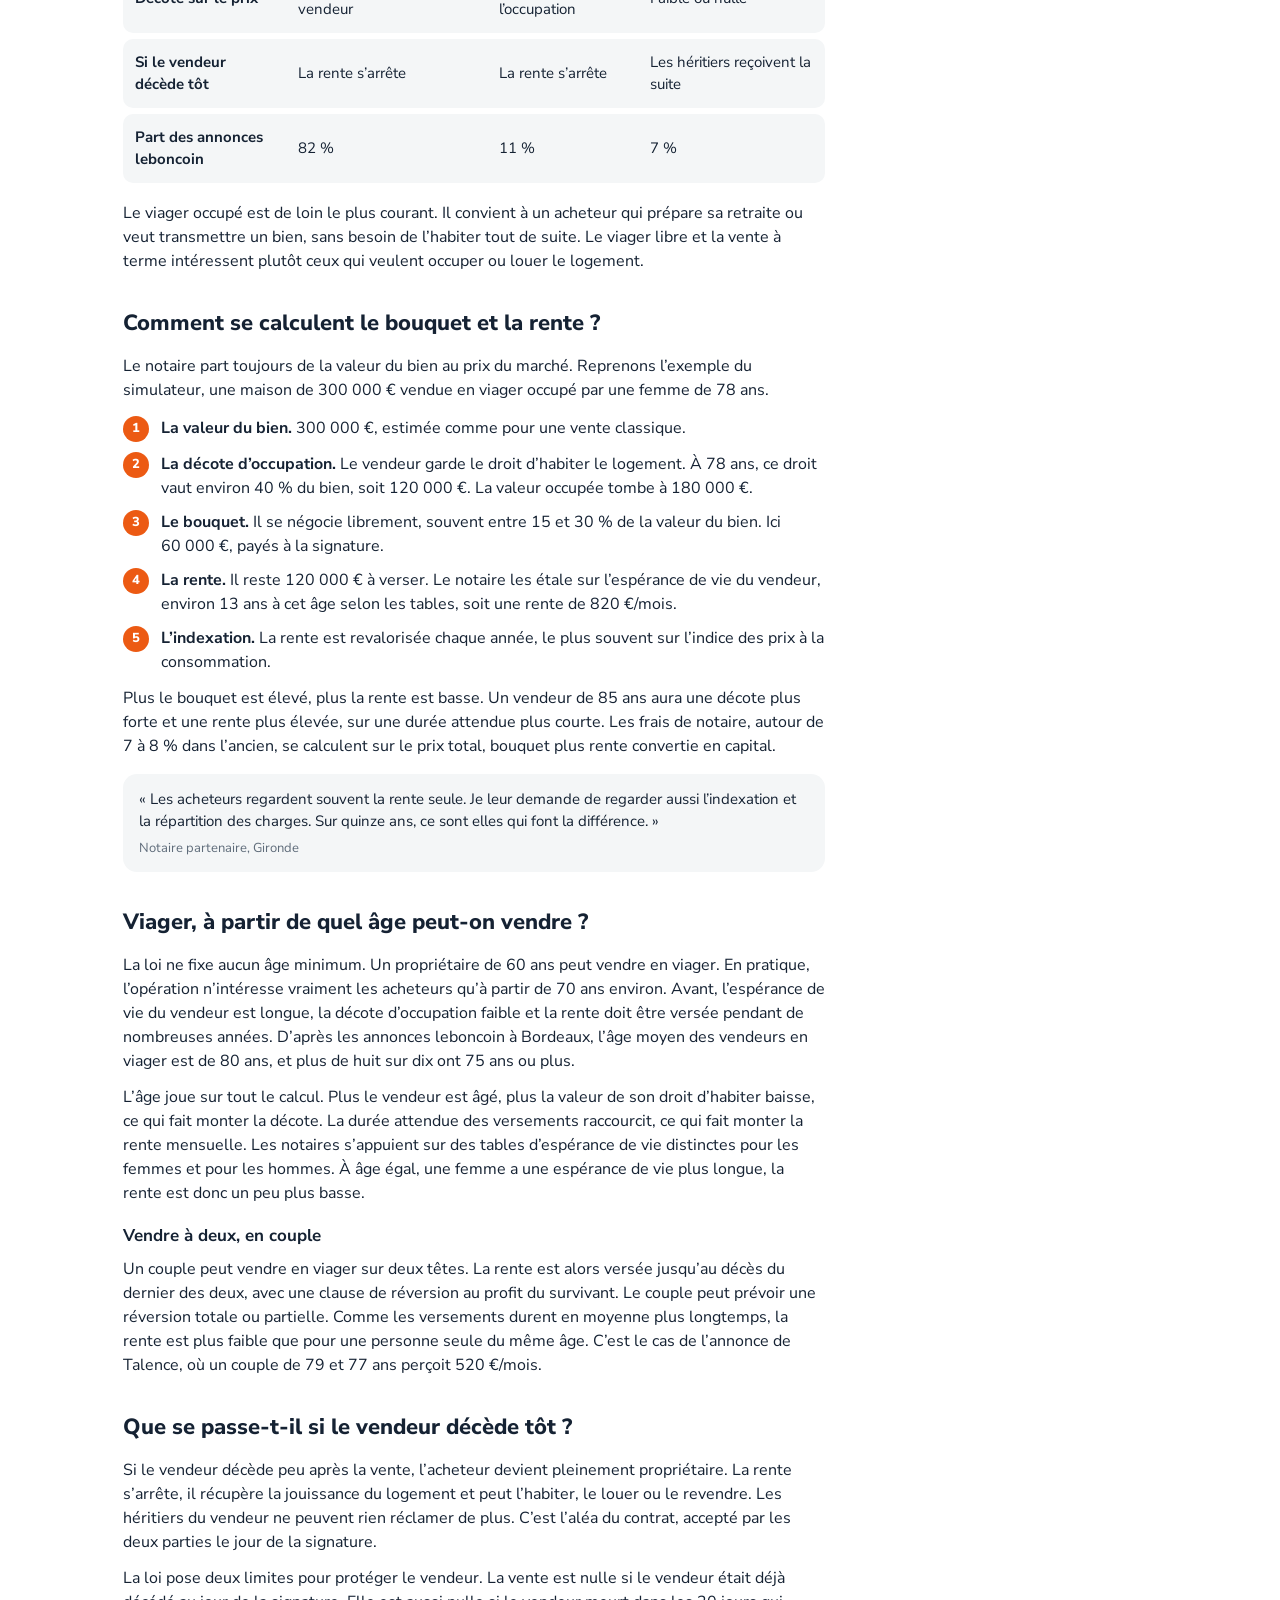
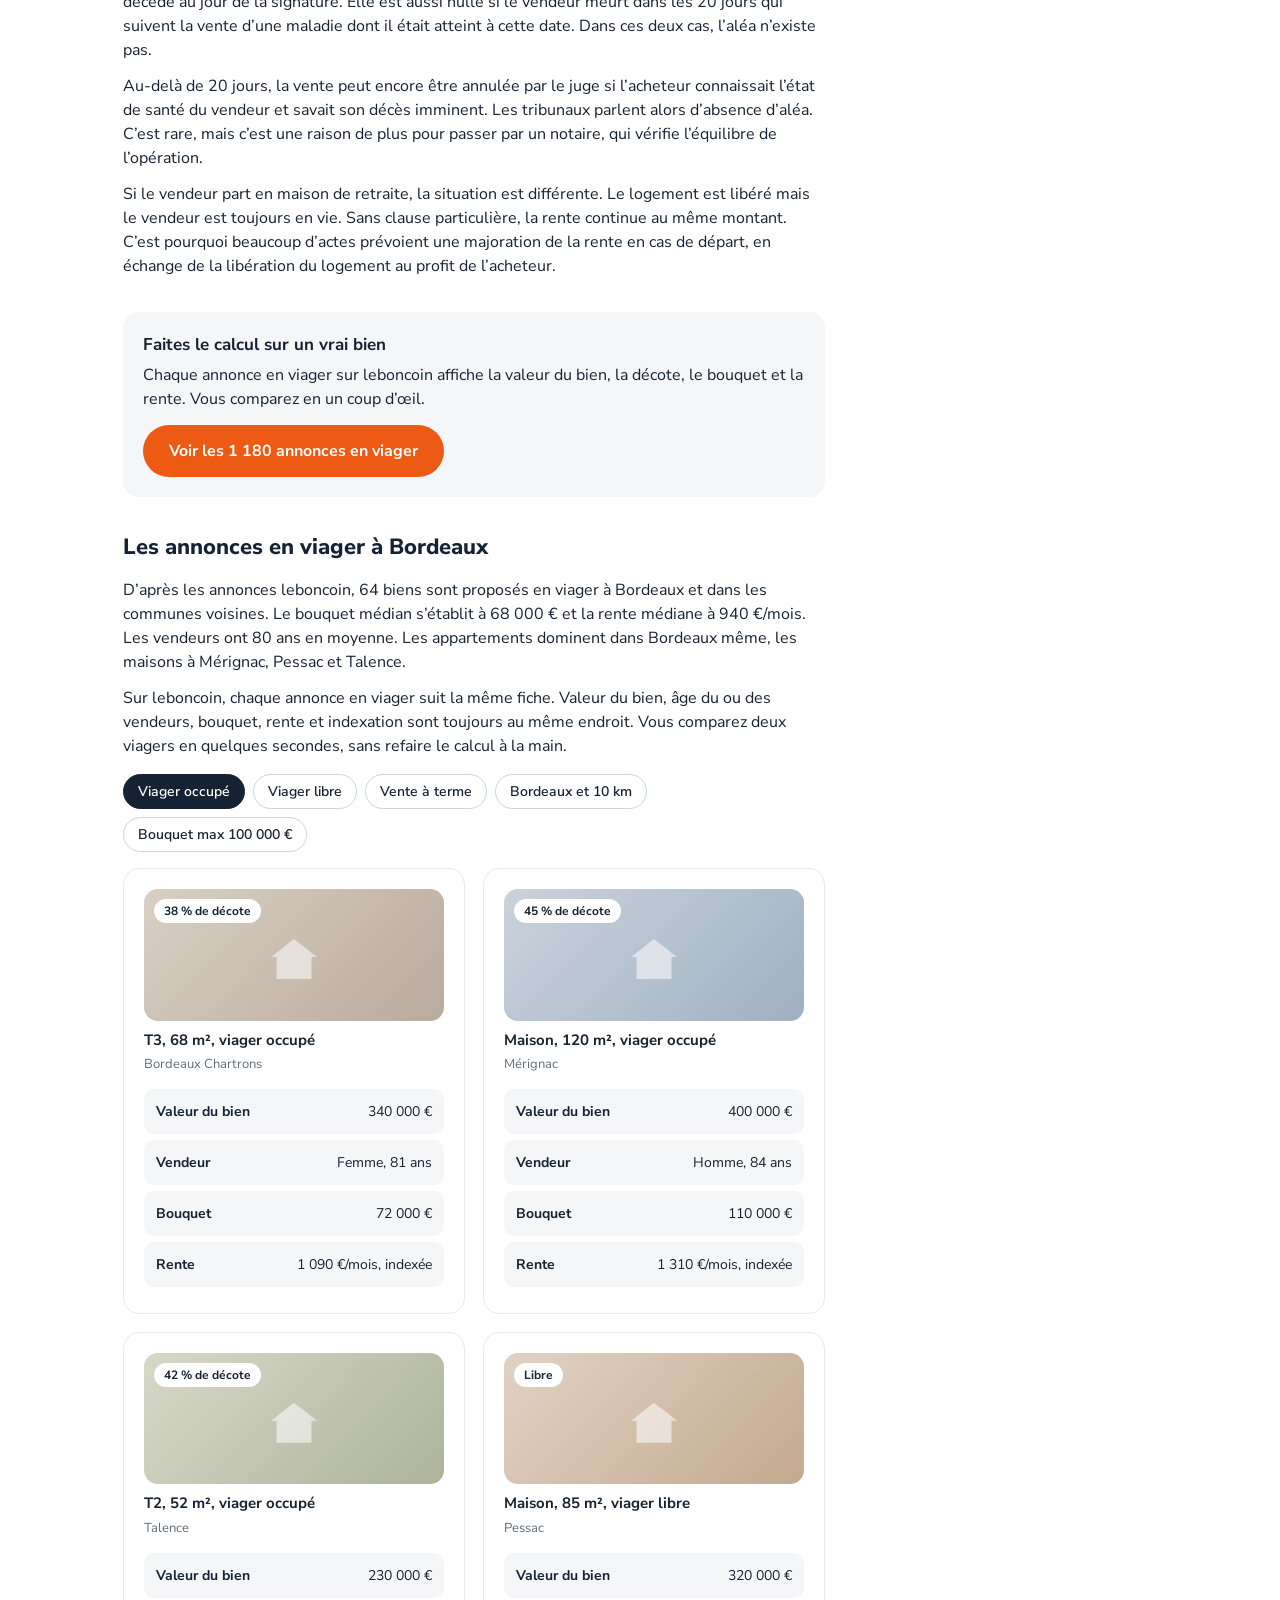
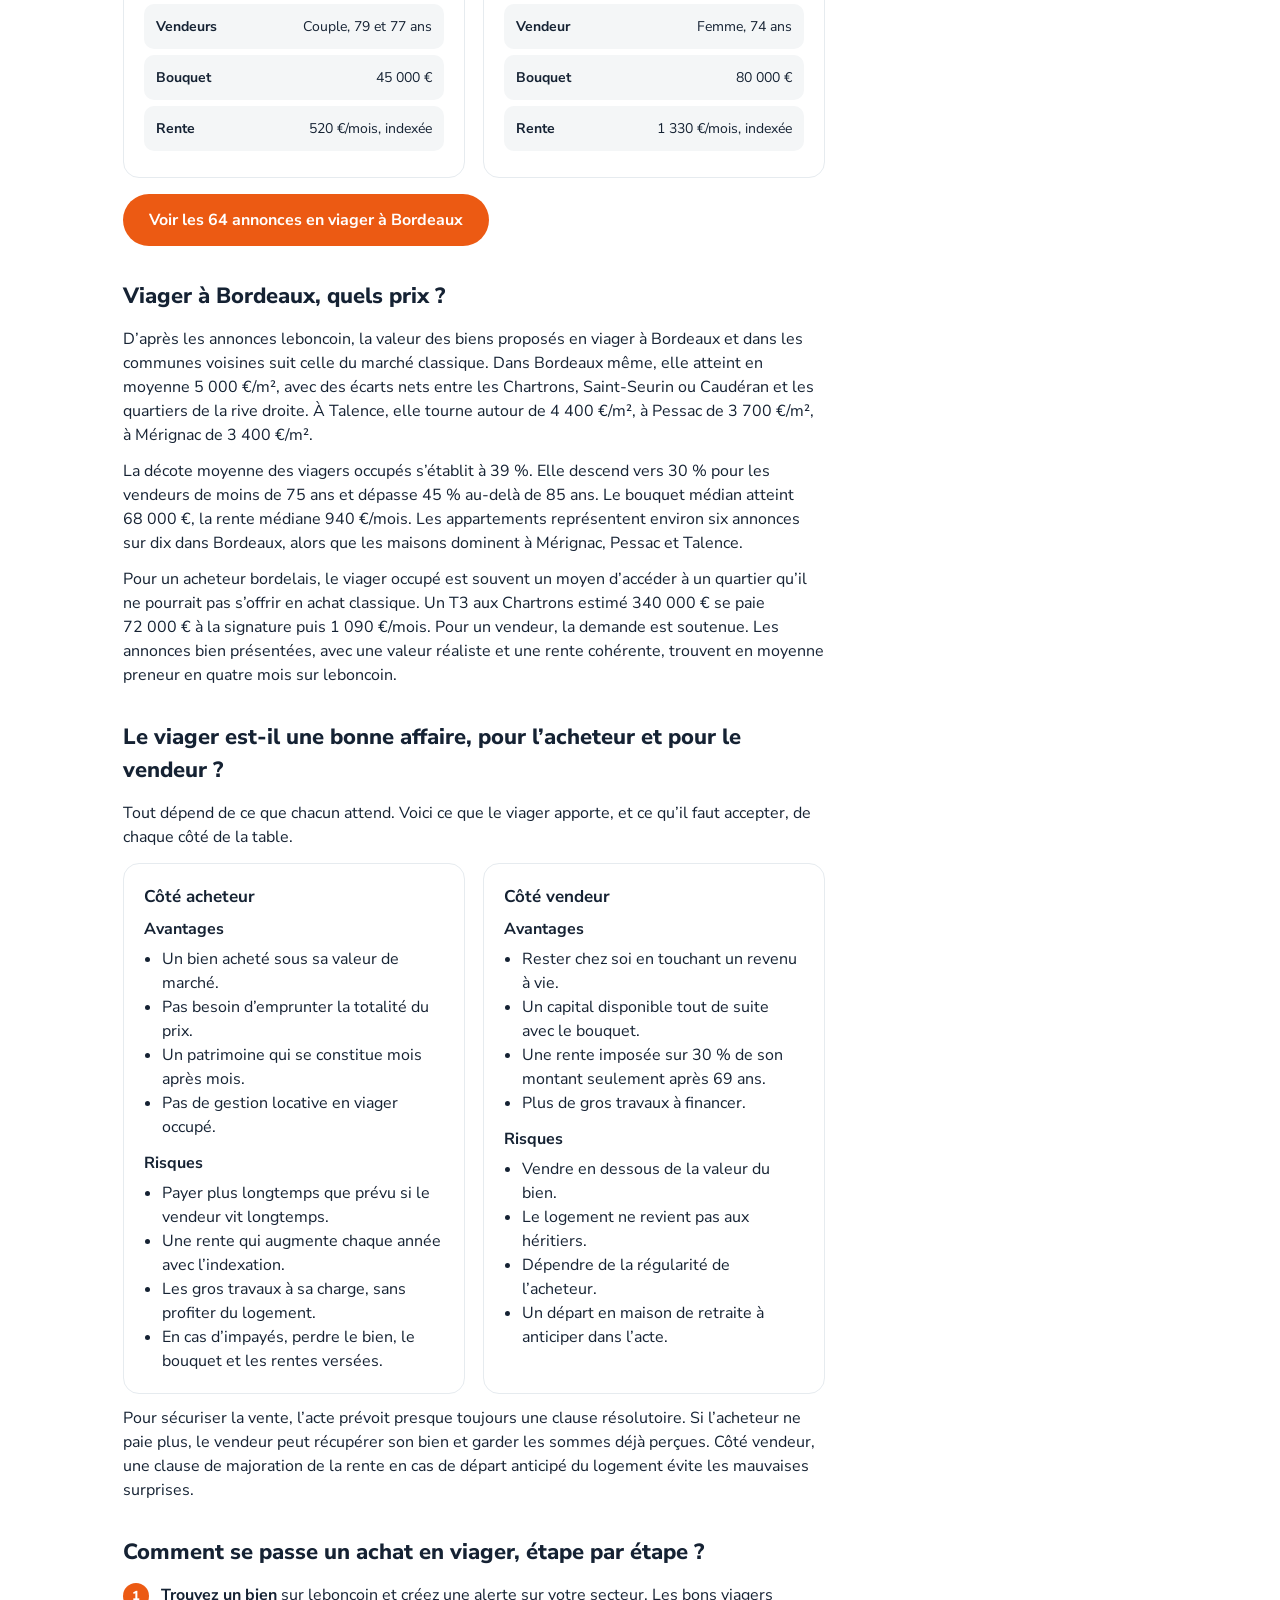
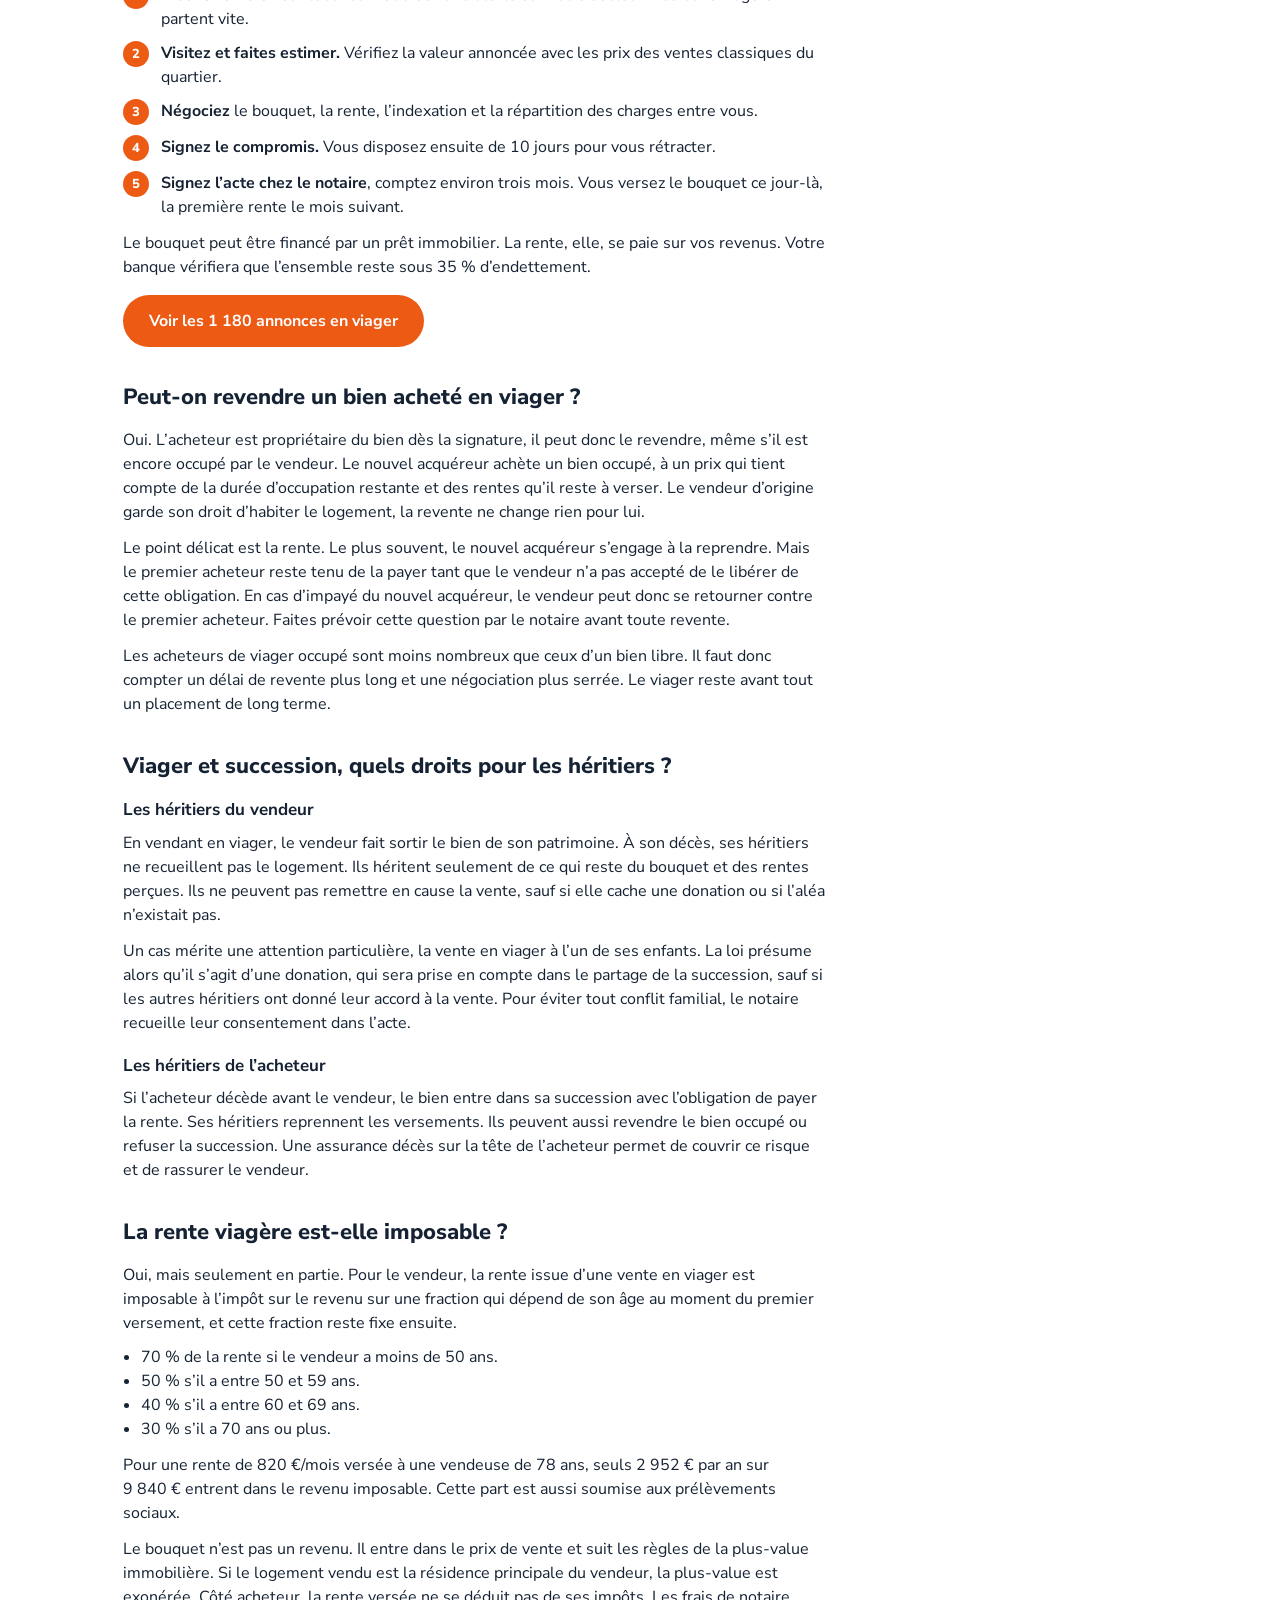
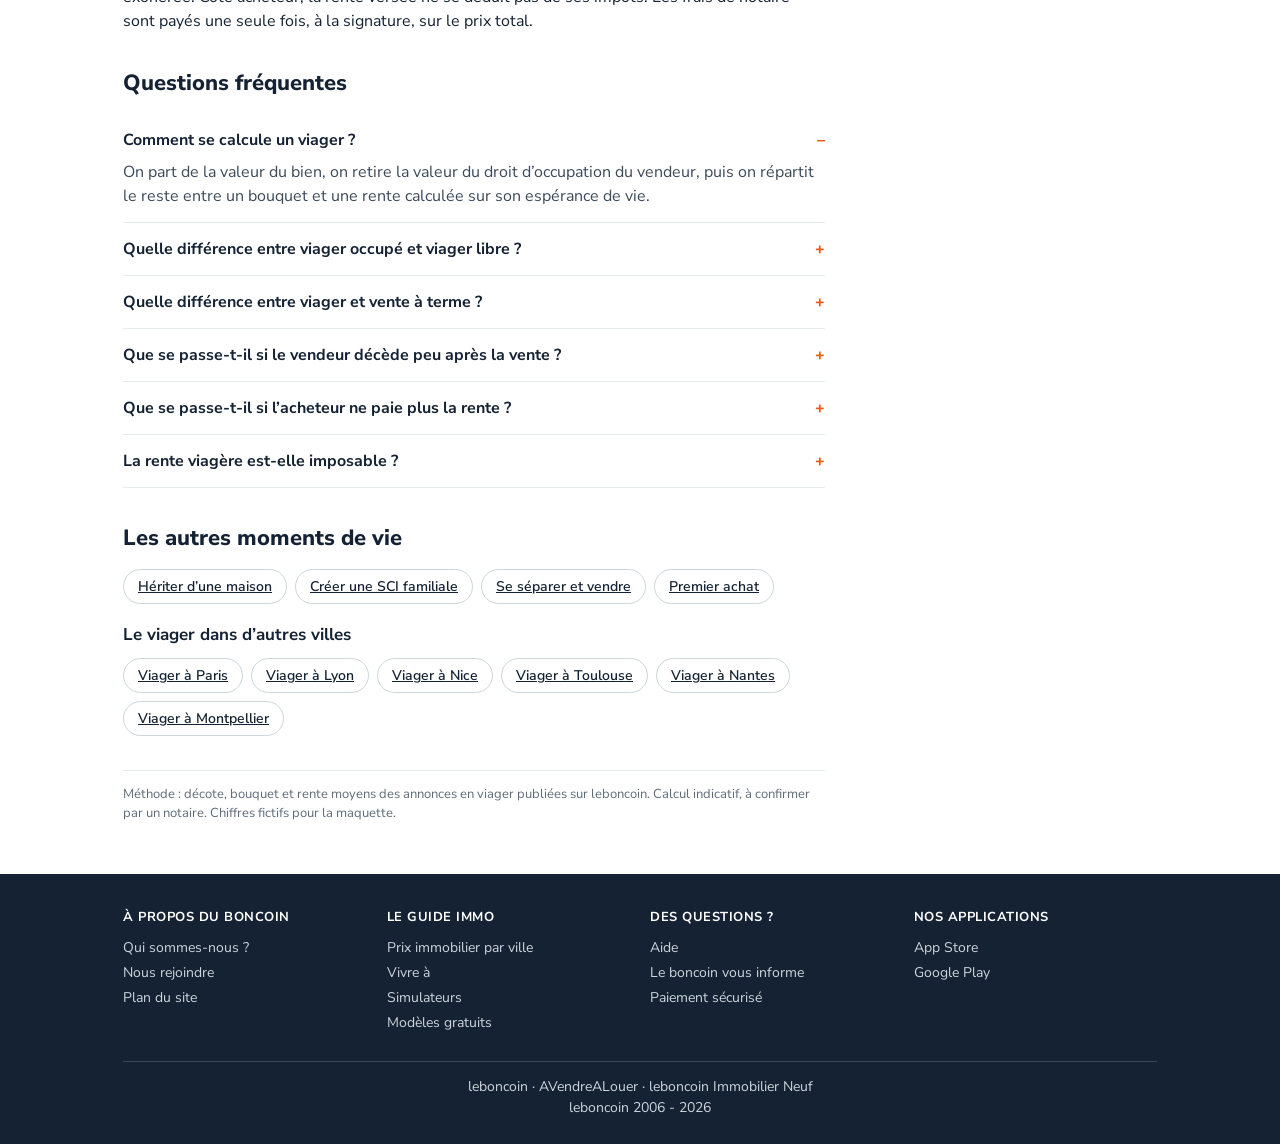
<file: t6.html>
<!doctype html><html lang="fr"><head><meta charset="utf-8"><meta name="viewport" content="width=device-width,initial-scale=1"><meta name="robots" content="noindex,nofollow">
<title>Acheter en viager, le calcul et les annonces | leboncoin</title><link rel="preconnect" href="https://fonts.googleapis.com"><link href="https://fonts.googleapis.com/css2?family=Nunito+Sans:wght@400;600;700;800&display=swap" rel="stylesheet"><link rel="stylesheet" href="style.css"></head><body>
<div class="proto">Maquette datashake pour leboncoin, chiffres fictifs. <a href="index.html">Toutes les maquettes</a></div>
<header class="top"><div class="wrap row"><svg width="164" height="30" viewBox="0 0 164 30" xmlns="http://www.w3.org/2000/svg"  class="logo"><path fill="currentColor" fill-rule="evenodd" clip-rule="evenodd" d="M41.1935 25.077C43.7647 25.0728 45.3528 23.0338 45.3528 20.0045C45.3528 16.9725 43.769 14.9392 41.2007 14.9392C38.6323 14.9392 37.0556 16.9653 37.0556 20.0045C37.0556 23.0409 38.6295 25.0728 41.1935 25.077ZM43.1198 10.0236C48.0211 10.0236 51.2529 14.2472 51.3242 19.9332C51.3242 25.712 47.9426 29.9926 42.9842 29.9926C40.4887 30.0482 38.1457 28.7954 36.8059 26.6894H36.7274V29.6216H31.3482V3.88099C31.3482 1.91906 32.6538 0.691957 34.2019 0.691957C35.75 0.691957 37.0556 1.91906 37.0556 3.88099V13.0557H37.1341C38.5174 11.1316 40.7505 10.0008 43.1198 10.0236ZM62.9246 25.077C65.5001 25.077 67.0697 23.0366 67.0697 20.0045C67.0697 16.9725 65.5001 14.9392 62.9246 14.9392C60.3492 14.9392 58.7796 16.9653 58.7796 20.0045C58.7796 23.0438 60.3492 25.077 62.9246 25.077ZM62.9246 10.0236C68.9888 10.0236 72.9127 14.1687 72.9127 20.0117C72.9127 25.8547 68.9959 29.9997 62.9246 29.9997C56.8533 29.9997 52.9366 25.8547 52.9366 20.0117C52.9366 14.1687 56.8533 10.0236 62.9246 10.0236ZM139.155 10.0239C140.724 10.0239 142.03 11.251 142.058 13.213V29.6219H136.301V13.213C136.301 11.251 137.579 10.0239 139.155 10.0239ZM139.155 0C141.086 0 142.65 1.56527 142.65 3.49581C142.65 5.42636 141.086 6.99163 139.155 6.99163H139.153C137.223 6.99091 135.658 5.42564 135.659 3.4951C135.659 1.56455 137.225 0 139.155 0ZM157.162 10.0239C161.158 10.0239 163.304 12.8627 163.304 17.1654V29.6219H157.547V18.7777C157.547 16.245 156.355 15.4032 154.858 15.4032C152.631 15.4032 150.941 17.2795 150.941 21.2747V29.6219H145.183V13.0346C145.183 11.1511 146.417 10.0382 147.873 10.0382C149.329 10.0382 150.555 11.1511 150.555 13.0346V13.748H150.634C152 11.4408 154.481 10.0254 157.162 10.0239ZM123.866 25.077C126.441 25.077 128.018 23.0366 128.018 20.0045C128.018 16.9725 126.435 14.9392 123.866 14.9392C121.298 14.9392 119.721 16.9653 119.721 20.0045C119.721 23.0438 121.298 25.077 123.866 25.077ZM123.866 10.0236C129.938 10.0236 133.854 14.1687 133.854 20.0117C133.854 25.8547 129.938 29.9997 123.866 29.9997C117.795 29.9997 113.878 25.8547 113.878 20.0117C113.878 14.1687 117.802 10.0236 123.866 10.0236ZM105.36 15.0179C102.863 15.0179 101.329 16.8586 101.329 20.012C101.329 23.1653 102.863 25.006 105.36 25.006C106.791 25.0645 108.137 24.3254 108.855 23.0869H108.927L113.115 25.7765C111.659 28.6159 108.619 30 105.166 30C99.1744 30 95.4859 25.8543 95.4859 20.012C95.4859 14.169 99.1744 10.0239 105.166 10.0239C108.619 10.0239 111.688 11.3937 113.115 14.2474L108.927 16.9364H108.855C108.137 15.6978 106.791 14.9594 105.36 15.0179ZM87.1959 10.0239C91.1911 10.0239 93.3379 12.8627 93.3528 17.1654V29.6219H87.5954V18.7777C87.5954 16.245 86.404 15.4032 84.9058 15.4032C82.6799 15.4032 80.9891 17.2795 80.9891 21.2747V29.6219H75.2246V13.0203C75.2246 11.1369 76.4374 10.0382 77.8999 10.0382C79.3625 10.0382 80.5896 11.1511 80.5896 13.0346V13.748H80.668C82.0328 11.4394 84.5141 10.0239 87.1959 10.0239ZM15.6884 18.87C15.7055 19.6013 15.8353 20.3262 16.0736 21.0182L22.4945 16.2589C21.9138 15.1873 20.773 14.5402 19.5552 14.5895C17.7359 14.5895 15.6884 15.9592 15.6884 18.87ZM21.2674 25.2909C23.3485 25.1718 25.2148 23.9689 26.1829 22.124L29.9713 24.8629C28.523 27.8093 25.5694 29.9924 20.5754 29.9924C18.2125 29.9882 15.9309 29.1263 14.1545 27.5668C11.6432 29.2362 9.5029 29.9496 7.36261 29.9496C3.04635 29.9496 0 27.0602 0 22.7226V3.83091C0 1.87611 1.29844 0.649008 2.85373 0.649008C4.40901 0.649008 5.70745 1.87611 5.70745 3.83091V22.2446C5.70745 24.0995 6.52076 25.0983 8.22586 25.0983C9.15332 25.0983 10.1593 24.5632 11.4648 23.8498C10.8413 22.3666 10.526 20.7721 10.5374 19.1626C10.5374 15.0889 13.441 10.0242 19.5409 10.0242C24.8274 10.0242 27.6669 13.0984 28.8512 16.958L18.6705 24.2643C19.3689 24.9328 20.3007 25.3016 21.2674 25.2909Z"></path></svg><a class="btn btn-main" href="#">⊕ Déposer une annonce</a><div class="search"><span>Rechercher sur leboncoin</span><b>⌕</b></div>
<div class="icons"><div><i>🔔</i>Mes recherches</div><div><i>♡</i>Favoris</div><div><i>💬</i>Messages</div><div><i>👤</i>Se connecter</div></div></div>
<div class="wrap cats"><span class="on">Immobilier</span><span>Véhicules</span><span>Matériel pro</span><span>Emploi</span><span>Mode</span><span>Maison &amp; Jardin</span><span>Famille</span><span>Électronique</span><span>Loisirs</span><span>Autres</span></div></header>
<main class="wrap"><div class="crumb"><a href="#">Accueil</a> › <a href="#">Immobilier</a> › Projets de vie › Viager</div>
<h1>Comment acheter en viager ?</h1><p class="lead">Bouquet, rente et décote expliqués simplement, un calcul pas à pas, puis les annonces en viager publiées sur leboncoin, présentées toutes de la même façon.</p><div class="byline"><div class="av">lbc</div><div>Par <b>la rédaction leboncoin immo</b>, relu par un notaire partenaire<br>Mis à jour le 1er novembre 2026</div></div>
<div class="layout"><div>
<section class="two"><div class="soft form"><label>Valeur du bien</label><div class="f">300 000 €</div><label>Âge du vendeur</label><div class="f">78 ans</div><label>Type</label><div class="f">Viager occupé</div><a class="btn btn-main" href="#" style="justify-content:center">Calculer</a></div><div class="result"><small>Estimation indicative</small><b>60 000 €</b><small>de bouquet</small><b style="font-size:30px;margin-top:12px">820 €/mois</b><small>de rente</small></div></section>

<section class="retenir"><h3>À retenir</h3><ul><li>Le bouquet est payé à la signature, la rente chaque mois jusqu’au décès du vendeur.</li><li>En viager occupé, le vendeur reste chez lui et le prix baisse d’autant.</li><li>La vente à terme fixe une durée de paiement, sans aléa sur la vie du vendeur.</li><li>Sur leboncoin, la décote moyenne des viagers occupés à Bordeaux est de 39 %.</li></ul></section>

<section><h2>Qu’est-ce que le viager, concrètement ?</h2>
<p>Le viager est une vente immobilière comme une autre, signée chez le notaire. Seul le paiement change. L’acheteur, appelé débirentier, verse une somme au départ, le bouquet, puis une rente à vie au vendeur, appelé crédirentier.</p>
<p style="margin-top:12px">Le contrat repose sur un aléa. Personne ne sait combien de temps la rente sera versée. Si le vendeur vit longtemps, l’acheteur paie plus. S’il décède tôt, l’acheteur paie moins. La loi protège cet équilibre : la vente est nulle si le vendeur décède dans les 20 jours d’une maladie dont il était atteint le jour de la signature.</p></section>

<section><h2>Viager occupé, viager libre ou vente à terme, quelle différence ?</h2>
<table><tr><th></th><th>Viager occupé</th><th>Viager libre</th><th>Vente à terme</th></tr><tr><td>Qui habite le logement</td><td>Le vendeur, jusqu’à son décès ou son départ</td><td>L’acheteur, dès la signature</td><td>Selon l’acte, occupé ou libre</td></tr><tr><td>Paiement</td><td>Bouquet puis rente à vie</td><td>Bouquet puis rente à vie</td><td>Apport puis mensualités</td></tr><tr><td>Durée des versements</td><td>Inconnue</td><td>Inconnue</td><td>Fixée à l’avance, souvent 10 à 20 ans</td></tr><tr><td>Décote sur le prix</td><td>Forte, selon l’âge du vendeur</td><td>Aucune pour l’occupation</td><td>Faible ou nulle</td></tr><tr><td>Si le vendeur décède tôt</td><td>La rente s’arrête</td><td>La rente s’arrête</td><td>Les héritiers reçoivent la suite</td></tr><tr><td>Part des annonces leboncoin</td><td>82 %</td><td>11 %</td><td>7 %</td></tr></table>
<p style="margin-top:12px">Le viager occupé est de loin le plus courant. Il convient à un acheteur qui prépare sa retraite ou veut transmettre un bien, sans besoin de l’habiter tout de suite. Le viager libre et la vente à terme intéressent plutôt ceux qui veulent occuper ou louer le logement.</p></section>

<section><h2>Comment se calculent le bouquet et la rente ?</h2>
<p style="margin-bottom:14px">Le notaire part toujours de la valeur du bien au prix du marché. Reprenons l’exemple du simulateur, une maison de 300 000 € vendue en viager occupé par une femme de 78 ans.</p>
<ol class="steps"><li><span><b>La valeur du bien.</b> 300 000 €, estimée comme pour une vente classique.</span></li><li><span><b>La décote d’occupation.</b> Le vendeur garde le droit d’habiter le logement. À 78 ans, ce droit vaut environ 40 % du bien, soit 120 000 €. La valeur occupée tombe à 180 000 €.</span></li><li><span><b>Le bouquet.</b> Il se négocie librement, souvent entre 15 et 30 % de la valeur du bien. Ici 60 000 €, payés à la signature.</span></li><li><span><b>La rente.</b> Il reste 120 000 € à verser. Le notaire les étale sur l’espérance de vie du vendeur, environ 13 ans à cet âge selon les tables, soit une rente de 820 €/mois.</span></li><li><span><b>L’indexation.</b> La rente est revalorisée chaque année, le plus souvent sur l’indice des prix à la consommation.</span></li></ol>
<p style="margin-top:12px">Plus le bouquet est élevé, plus la rente est basse. Un vendeur de 85 ans aura une décote plus forte et une rente plus élevée, sur une durée attendue plus courte. Les frais de notaire, autour de 7 à 8 % dans l’ancien, se calculent sur le prix total, bouquet plus rente convertie en capital.</p>
<blockquote style="margin-top:16px">« Les acheteurs regardent souvent la rente seule. Je leur demande de regarder aussi l’indexation et la répartition des charges. Sur quinze ans, ce sont elles qui font la différence. »<footer>Notaire partenaire, Gironde</footer></blockquote></section>

<section><h2>Viager, à partir de quel âge peut-on vendre ?</h2>
<p>La loi ne fixe aucun âge minimum. Un propriétaire de 60 ans peut vendre en viager. En pratique, l’opération n’intéresse vraiment les acheteurs qu’à partir de 70 ans environ. Avant, l’espérance de vie du vendeur est longue, la décote d’occupation faible et la rente doit être versée pendant de nombreuses années. D’après les annonces leboncoin à Bordeaux, l’âge moyen des vendeurs en viager est de 80 ans, et plus de huit sur dix ont 75 ans ou plus.</p>
<p style="margin-top:12px">L’âge joue sur tout le calcul. Plus le vendeur est âgé, plus la valeur de son droit d’habiter baisse, ce qui fait monter la décote. La durée attendue des versements raccourcit, ce qui fait monter la rente mensuelle. Les notaires s’appuient sur des tables d’espérance de vie distinctes pour les femmes et pour les hommes. À âge égal, une femme a une espérance de vie plus longue, la rente est donc un peu plus basse.</p>
<h3 style="margin:18px 0 8px">Vendre à deux, en couple</h3>
<p>Un couple peut vendre en viager sur deux têtes. La rente est alors versée jusqu’au décès du dernier des deux, avec une clause de réversion au profit du survivant. Le couple peut prévoir une réversion totale ou partielle. Comme les versements durent en moyenne plus longtemps, la rente est plus faible que pour une personne seule du même âge. C’est le cas de l’annonce de Talence, où un couple de 79 et 77 ans perçoit 520 €/mois.</p></section>

<section><h2>Que se passe-t-il si le vendeur décède tôt ?</h2>
<p>Si le vendeur décède peu après la vente, l’acheteur devient pleinement propriétaire. La rente s’arrête, il récupère la jouissance du logement et peut l’habiter, le louer ou le revendre. Les héritiers du vendeur ne peuvent rien réclamer de plus. C’est l’aléa du contrat, accepté par les deux parties le jour de la signature.</p>
<p style="margin-top:12px">La loi pose deux limites pour protéger le vendeur. La vente est nulle si le vendeur était déjà décédé au jour de la signature. Elle est aussi nulle si le vendeur meurt dans les 20 jours qui suivent la vente d’une maladie dont il était atteint à cette date. Dans ces deux cas, l’aléa n’existe pas.</p>
<p style="margin-top:12px">Au-delà de 20 jours, la vente peut encore être annulée par le juge si l’acheteur connaissait l’état de santé du vendeur et savait son décès imminent. Les tribunaux parlent alors d’absence d’aléa. C’est rare, mais c’est une raison de plus pour passer par un notaire, qui vérifie l’équilibre de l’opération.</p>
<p style="margin-top:12px">Si le vendeur part en maison de retraite, la situation est différente. Le logement est libéré mais le vendeur est toujours en vie. Sans clause particulière, la rente continue au même montant. C’est pourquoi beaucoup d’actes prévoient une majoration de la rente en cas de départ, en échange de la libération du logement au profit de l’acheteur.</p></section>

<section class="soft"><h3 style="margin-bottom:6px">Faites le calcul sur un vrai bien</h3><p style="margin-bottom:14px">Chaque annonce en viager sur leboncoin affiche la valeur du bien, la décote, le bouquet et la rente. Vous comparez en un coup d’œil.</p><a class="btn btn-main btn-lg" href="#">Voir les 1 180 annonces en viager</a></section>

<section><h2>Les annonces en viager à Bordeaux</h2>
<p>D’après les annonces leboncoin, 64 biens sont proposés en viager à Bordeaux et dans les communes voisines. Le bouquet médian s’établit à 68 000 € et la rente médiane à 940 €/mois. Les vendeurs ont 80 ans en moyenne. Les appartements dominent dans Bordeaux même, les maisons à Mérignac, Pessac et Talence.</p>
<p style="margin:12px 0 16px">Sur leboncoin, chaque annonce en viager suit la même fiche. Valeur du bien, âge du ou des vendeurs, bouquet, rente et indexation sont toujours au même endroit. Vous comparez deux viagers en quelques secondes, sans refaire le calcul à la main.</p>
<div class="chips" style="margin-bottom:16px"><span class="chip on">Viager occupé</span><span class="chip">Viager libre</span><span class="chip">Vente à terme</span><span class="chip">Bordeaux et 10 km</span><span class="chip">Bouquet max 100 000 €</span></div>
<div class="two">
<a class="card ad" href="#" style="display:block"><div class="ph" style="--a:#d9cfc4;--b:#b9ab9c;aspect-ratio:16/7"><span class="badge">38 % de décote</span></div><h3>T3, 68 m², viager occupé</h3><small>Bordeaux Chartrons</small><table style="font-size:14px;margin-top:8px"><tr><td>Valeur du bien</td><td class="num">340 000 €</td></tr><tr><td>Vendeur</td><td class="num">Femme, 81 ans</td></tr><tr><td>Bouquet</td><td class="num">72 000 €</td></tr><tr><td>Rente</td><td class="num">1 090 €/mois, indexée</td></tr></table></a>
<a class="card ad" href="#" style="display:block"><div class="ph" style="--a:#cbd3dc;--b:#9fb0c2;aspect-ratio:16/7"><span class="badge">45 % de décote</span></div><h3>Maison, 120 m², viager occupé</h3><small>Mérignac</small><table style="font-size:14px;margin-top:8px"><tr><td>Valeur du bien</td><td class="num">400 000 €</td></tr><tr><td>Vendeur</td><td class="num">Homme, 84 ans</td></tr><tr><td>Bouquet</td><td class="num">110 000 €</td></tr><tr><td>Rente</td><td class="num">1 310 €/mois, indexée</td></tr></table></a>
<a class="card ad" href="#" style="display:block"><div class="ph" style="--a:#d6d9c8;--b:#aeb39a;aspect-ratio:16/7"><span class="badge">42 % de décote</span></div><h3>T2, 52 m², viager occupé</h3><small>Talence</small><table style="font-size:14px;margin-top:8px"><tr><td>Valeur du bien</td><td class="num">230 000 €</td></tr><tr><td>Vendeurs</td><td class="num">Couple, 79 et 77 ans</td></tr><tr><td>Bouquet</td><td class="num">45 000 €</td></tr><tr><td>Rente</td><td class="num">520 €/mois, indexée</td></tr></table></a>
<a class="card ad" href="#" style="display:block"><div class="ph" style="--a:#e2d2c4;--b:#c3a98f;aspect-ratio:16/7"><span class="badge">Libre</span></div><h3>Maison, 85 m², viager libre</h3><small>Pessac</small><table style="font-size:14px;margin-top:8px"><tr><td>Valeur du bien</td><td class="num">320 000 €</td></tr><tr><td>Vendeur</td><td class="num">Femme, 74 ans</td></tr><tr><td>Bouquet</td><td class="num">80 000 €</td></tr><tr><td>Rente</td><td class="num">1 330 €/mois, indexée</td></tr></table></a>
</div>
<p style="margin-top:16px"><a class="btn btn-main btn-lg" href="#">Voir les 64 annonces en viager à Bordeaux</a></p></section>

<section><h2>Viager à Bordeaux, quels prix ?</h2>
<p>D’après les annonces leboncoin, la valeur des biens proposés en viager à Bordeaux et dans les communes voisines suit celle du marché classique. Dans Bordeaux même, elle atteint en moyenne 5 000 €/m², avec des écarts nets entre les Chartrons, Saint-Seurin ou Caudéran et les quartiers de la rive droite. À Talence, elle tourne autour de 4 400 €/m², à Pessac de 3 700 €/m², à Mérignac de 3 400 €/m².</p>
<p style="margin-top:12px">La décote moyenne des viagers occupés s’établit à 39 %. Elle descend vers 30 % pour les vendeurs de moins de 75 ans et dépasse 45 % au-delà de 85 ans. Le bouquet médian atteint 68 000 €, la rente médiane 940 €/mois. Les appartements représentent environ six annonces sur dix dans Bordeaux, alors que les maisons dominent à Mérignac, Pessac et Talence.</p>
<p style="margin-top:12px">Pour un acheteur bordelais, le viager occupé est souvent un moyen d’accéder à un quartier qu’il ne pourrait pas s’offrir en achat classique. Un T3 aux Chartrons estimé 340 000 € se paie 72 000 € à la signature puis 1 090 €/mois. Pour un vendeur, la demande est soutenue. Les annonces bien présentées, avec une valeur réaliste et une rente cohérente, trouvent en moyenne preneur en quatre mois sur leboncoin.</p></section>

<section><h2>Le viager est-il une bonne affaire, pour l’acheteur et pour le vendeur ?</h2>
<p style="margin-bottom:14px">Tout dépend de ce que chacun attend. Voici ce que le viager apporte, et ce qu’il faut accepter, de chaque côté de la table.</p>
<div class="two"><div class="card"><h3 style="margin-bottom:8px">Côté acheteur</h3><p><b>Avantages</b></p><ul style="margin:6px 0 12px 18px"><li>Un bien acheté sous sa valeur de marché.</li><li>Pas besoin d’emprunter la totalité du prix.</li><li>Un patrimoine qui se constitue mois après mois.</li><li>Pas de gestion locative en viager occupé.</li></ul><p><b>Risques</b></p><ul style="margin:6px 0 0 18px"><li>Payer plus longtemps que prévu si le vendeur vit longtemps.</li><li>Une rente qui augmente chaque année avec l’indexation.</li><li>Les gros travaux à sa charge, sans profiter du logement.</li><li>En cas d’impayés, perdre le bien, le bouquet et les rentes versées.</li></ul></div>
<div class="card"><h3 style="margin-bottom:8px">Côté vendeur</h3><p><b>Avantages</b></p><ul style="margin:6px 0 12px 18px"><li>Rester chez soi en touchant un revenu à vie.</li><li>Un capital disponible tout de suite avec le bouquet.</li><li>Une rente imposée sur 30 % de son montant seulement après 69 ans.</li><li>Plus de gros travaux à financer.</li></ul><p><b>Risques</b></p><ul style="margin:6px 0 0 18px"><li>Vendre en dessous de la valeur du bien.</li><li>Le logement ne revient pas aux héritiers.</li><li>Dépendre de la régularité de l’acheteur.</li><li>Un départ en maison de retraite à anticiper dans l’acte.</li></ul></div></div>
<p style="margin-top:12px">Pour sécuriser la vente, l’acte prévoit presque toujours une clause résolutoire. Si l’acheteur ne paie plus, le vendeur peut récupérer son bien et garder les sommes déjà perçues. Côté vendeur, une clause de majoration de la rente en cas de départ anticipé du logement évite les mauvaises surprises.</p></section>

<section><h2>Comment se passe un achat en viager, étape par étape ?</h2>
<ol class="steps"><li><span><b>Trouvez un bien</b> sur leboncoin et créez une alerte sur votre secteur. Les bons viagers partent vite.</span></li><li><span><b>Visitez et faites estimer.</b> Vérifiez la valeur annoncée avec les prix des ventes classiques du quartier.</span></li><li><span><b>Négociez</b> le bouquet, la rente, l’indexation et la répartition des charges entre vous.</span></li><li><span><b>Signez le compromis.</b> Vous disposez ensuite de 10 jours pour vous rétracter.</span></li><li><span><b>Signez l’acte chez le notaire</b>, comptez environ trois mois. Vous versez le bouquet ce jour-là, la première rente le mois suivant.</span></li></ol>
<p style="margin-top:12px">Le bouquet peut être financé par un prêt immobilier. La rente, elle, se paie sur vos revenus. Votre banque vérifiera que l’ensemble reste sous 35 % d’endettement.</p>
<p style="margin-top:16px"><a class="btn btn-main btn-lg" href="#">Voir les 1 180 annonces en viager</a></p></section>

<section><h2>Peut-on revendre un bien acheté en viager ?</h2>
<p>Oui. L’acheteur est propriétaire du bien dès la signature, il peut donc le revendre, même s’il est encore occupé par le vendeur. Le nouvel acquéreur achète un bien occupé, à un prix qui tient compte de la durée d’occupation restante et des rentes qu’il reste à verser. Le vendeur d’origine garde son droit d’habiter le logement, la revente ne change rien pour lui.</p>
<p style="margin-top:12px">Le point délicat est la rente. Le plus souvent, le nouvel acquéreur s’engage à la reprendre. Mais le premier acheteur reste tenu de la payer tant que le vendeur n’a pas accepté de le libérer de cette obligation. En cas d’impayé du nouvel acquéreur, le vendeur peut donc se retourner contre le premier acheteur. Faites prévoir cette question par le notaire avant toute revente.</p>
<p style="margin-top:12px">Les acheteurs de viager occupé sont moins nombreux que ceux d’un bien libre. Il faut donc compter un délai de revente plus long et une négociation plus serrée. Le viager reste avant tout un placement de long terme.</p></section>

<section><h2>Viager et succession, quels droits pour les héritiers ?</h2>
<h3 style="margin:0 0 8px">Les héritiers du vendeur</h3>
<p>En vendant en viager, le vendeur fait sortir le bien de son patrimoine. À son décès, ses héritiers ne recueillent pas le logement. Ils héritent seulement de ce qui reste du bouquet et des rentes perçues. Ils ne peuvent pas remettre en cause la vente, sauf si elle cache une donation ou si l’aléa n’existait pas.</p>
<p style="margin-top:12px">Un cas mérite une attention particulière, la vente en viager à l’un de ses enfants. La loi présume alors qu’il s’agit d’une donation, qui sera prise en compte dans le partage de la succession, sauf si les autres héritiers ont donné leur accord à la vente. Pour éviter tout conflit familial, le notaire recueille leur consentement dans l’acte.</p>
<h3 style="margin:18px 0 8px">Les héritiers de l’acheteur</h3>
<p>Si l’acheteur décède avant le vendeur, le bien entre dans sa succession avec l’obligation de payer la rente. Ses héritiers reprennent les versements. Ils peuvent aussi revendre le bien occupé ou refuser la succession. Une assurance décès sur la tête de l’acheteur permet de couvrir ce risque et de rassurer le vendeur.</p></section>

<section><h2>La rente viagère est-elle imposable ?</h2>
<p>Oui, mais seulement en partie. Pour le vendeur, la rente issue d’une vente en viager est imposable à l’impôt sur le revenu sur une fraction qui dépend de son âge au moment du premier versement, et cette fraction reste fixe ensuite.</p>
<ul style="margin:10px 0 0 18px"><li>70 % de la rente si le vendeur a moins de 50 ans.</li><li>50 % s’il a entre 50 et 59 ans.</li><li>40 % s’il a entre 60 et 69 ans.</li><li>30 % s’il a 70 ans ou plus.</li></ul>
<p style="margin-top:12px">Pour une rente de 820 €/mois versée à une vendeuse de 78 ans, seuls 2 952 € par an sur 9 840 € entrent dans le revenu imposable. Cette part est aussi soumise aux prélèvements sociaux.</p>
<p style="margin-top:12px">Le bouquet n’est pas un revenu. Il entre dans le prix de vente et suit les règles de la plus-value immobilière. Si le logement vendu est la résidence principale du vendeur, la plus-value est exonérée. Côté acheteur, la rente versée ne se déduit pas de ses impôts. Les frais de notaire sont payés une seule fois, à la signature, sur le prix total.</p></section>

<section class="faq"><h2>Questions fréquentes</h2>
<details open><summary>Comment se calcule un viager ?</summary><p>On part de la valeur du bien, on retire la valeur du droit d’occupation du vendeur, puis on répartit le reste entre un bouquet et une rente calculée sur son espérance de vie.</p></details>
<details><summary>Quelle différence entre viager occupé et viager libre ?</summary><p>En viager occupé, le vendeur reste dans le logement. En viager libre, l’acheteur peut l’habiter ou le louer dès la signature, sans décote d’occupation.</p></details>
<details><summary>Quelle différence entre viager et vente à terme ?</summary><p>En vente à terme, la durée des paiements est fixée à l’avance. Si le vendeur décède avant la fin, ses héritiers reçoivent les mensualités restantes.</p></details>
<details><summary>Que se passe-t-il si le vendeur décède peu après la vente ?</summary><p>L’acheteur devient pleinement propriétaire et la rente s’arrête. Exception, la vente est annulée si le décès survient dans les 20 jours d’une maladie connue le jour de la signature.</p></details>
<details><summary>Que se passe-t-il si l’acheteur ne paie plus la rente ?</summary><p>Si l’acte prévoit une clause résolutoire, le vendeur peut faire annuler la vente, récupérer son bien et garder le bouquet et les rentes déjà versés.</p></details>
<details><summary>La rente viagère est-elle imposable ?</summary><p>Oui, en partie. La part imposable dépend de l’âge du vendeur au premier versement, 30 % de la rente s’il a plus de 69 ans.</p></details></section>

<section><h2>Les autres moments de vie</h2><div class="chips"><a class="chip" href="#">Hériter d’une maison</a><a class="chip" href="#">Créer une SCI familiale</a><a class="chip" href="#">Se séparer et vendre</a><a class="chip" href="#">Premier achat</a></div>
<h3 style="margin:18px 0 10px">Le viager dans d’autres villes</h3><div class="chips"><a class="chip" href="#">Viager à Paris</a><a class="chip" href="#">Viager à Lyon</a><a class="chip" href="#">Viager à Nice</a><a class="chip" href="#">Viager à Toulouse</a><a class="chip" href="#">Viager à Nantes</a><a class="chip" href="#">Viager à Montpellier</a></div></section>

<p class="method">Méthode : décote, bouquet et rente moyens des annonces en viager publiées sur leboncoin. Calcul indicatif, à confirmer par un notaire. Chiffres fictifs pour la maquette.</p>
</div><aside class="side"><div class="card"><h3>Vendre en viager</h3><p>Estimez le bouquet et la rente de votre bien.</p><a class="btn btn-main" href="#">Estimer</a></div><div class="card"><h3>Alerte viager</h3><p>Recevez les nouveaux viagers de votre secteur dès leur mise en ligne.</p><a class="btn btn-ghost" href="#">Créer une alerte</a></div><div class="card links"><h3>À lire aussi</h3><a href=#>Hériter d’une maison, les étapes</a><a href=#>La SCI familiale, le guide</a><a href=#>Indivision, comment en sortir</a></div></aside></div></main><footer class="site"><div class="wrap"><div class="cols">
<div><h4>À propos du boncoin</h4><p>Qui sommes-nous ?</p><p>Nous rejoindre</p><p>Plan du site</p></div>
<div><h4>Le guide immo</h4><p>Prix immobilier par ville</p><p>Vivre à</p><p>Simulateurs</p><p>Modèles gratuits</p></div>
<div><h4>Des questions ?</h4><p>Aide</p><p>Le boncoin vous informe</p><p>Paiement sécurisé</p></div>
<div><h4>Nos applications</h4><p>App Store</p><p>Google Play</p></div></div>
<div class="sis">leboncoin · AVendreALouer · leboncoin Immobilier Neuf<br>leboncoin 2006 - 2026</div></div></footer></body></html>
</file>
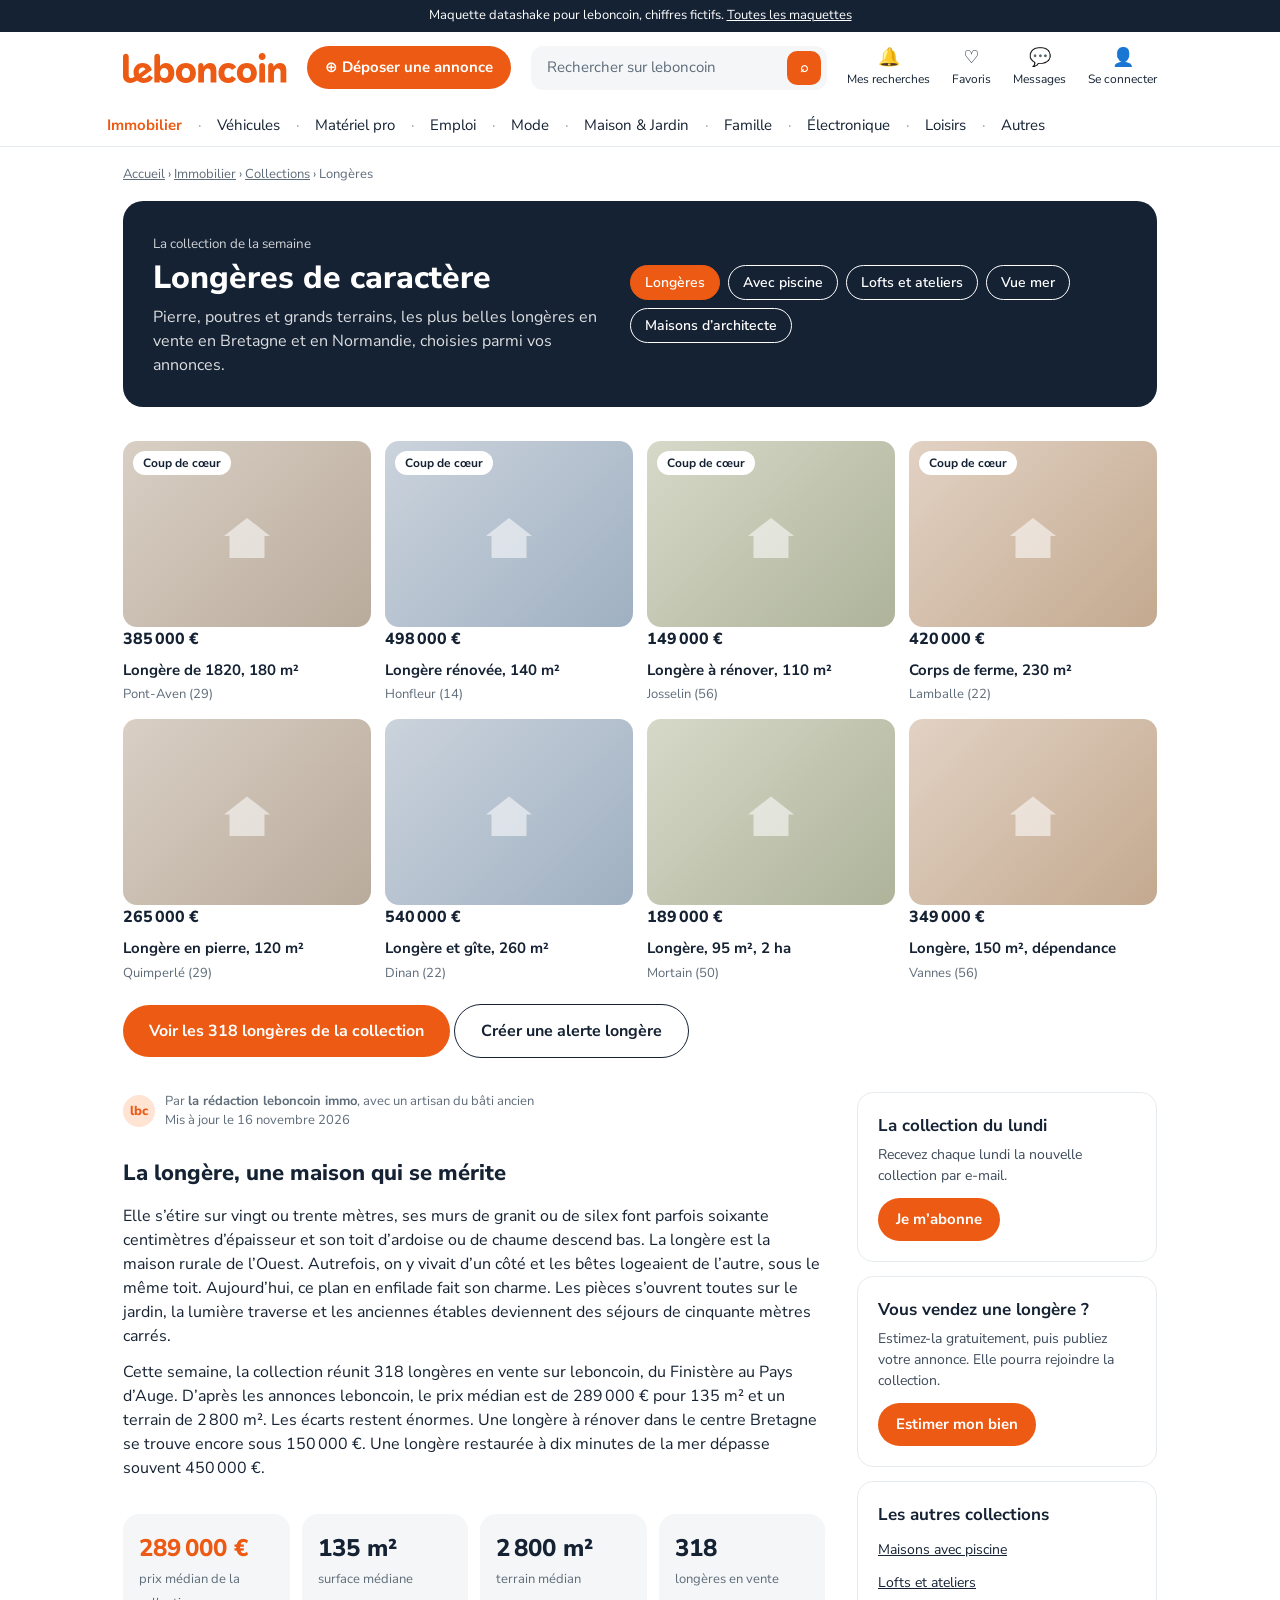
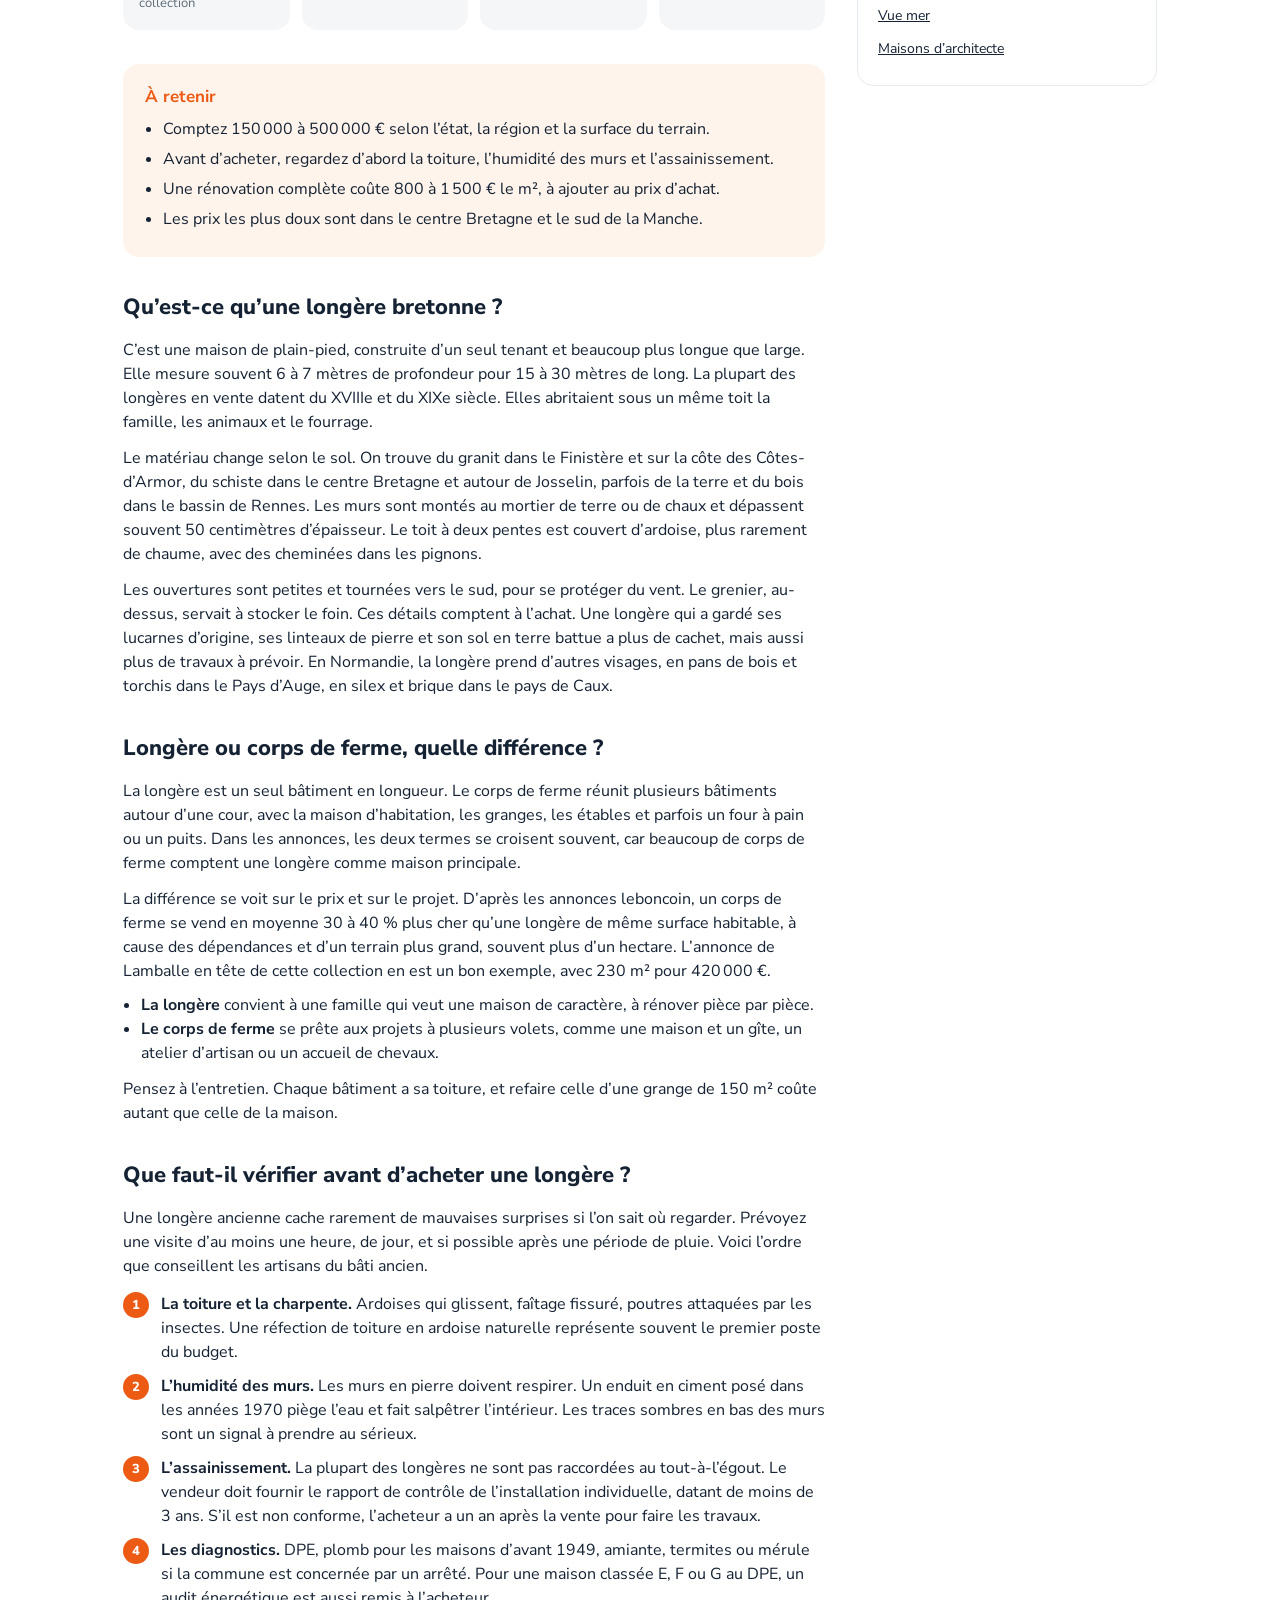
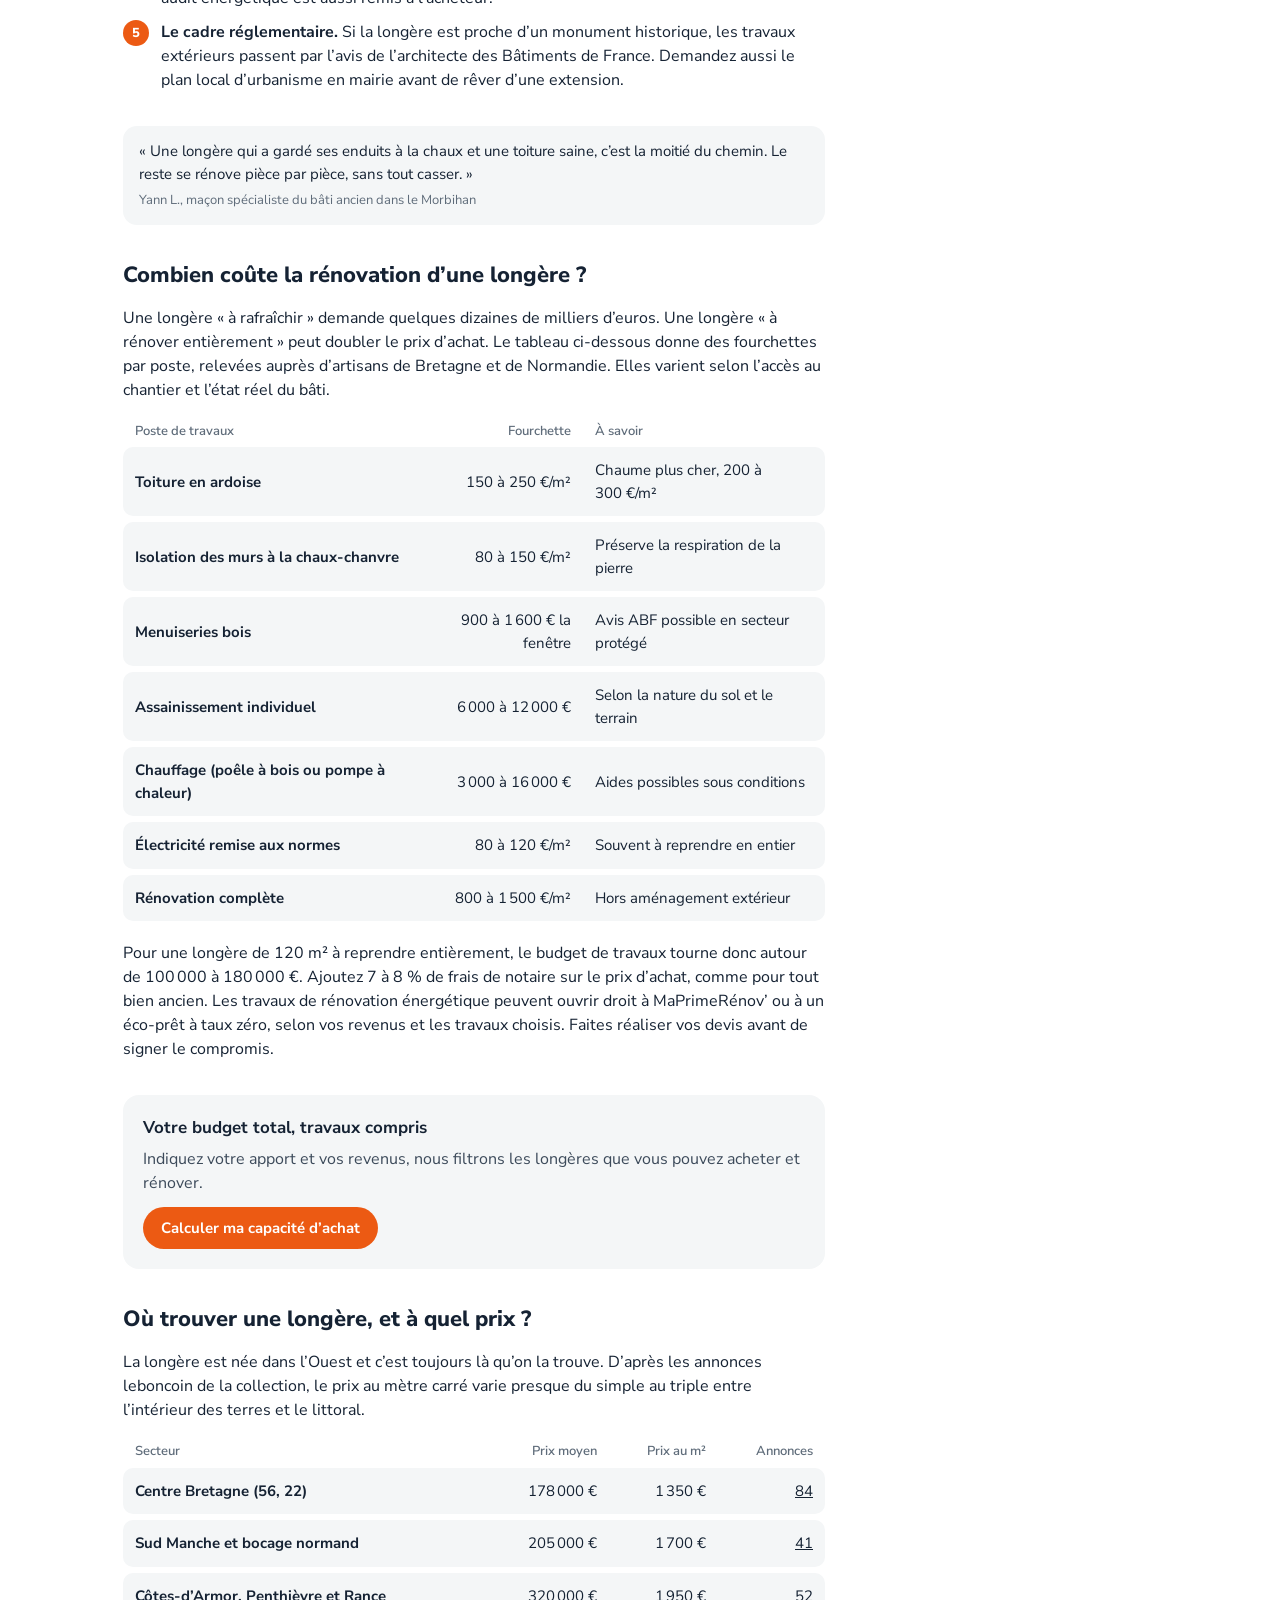
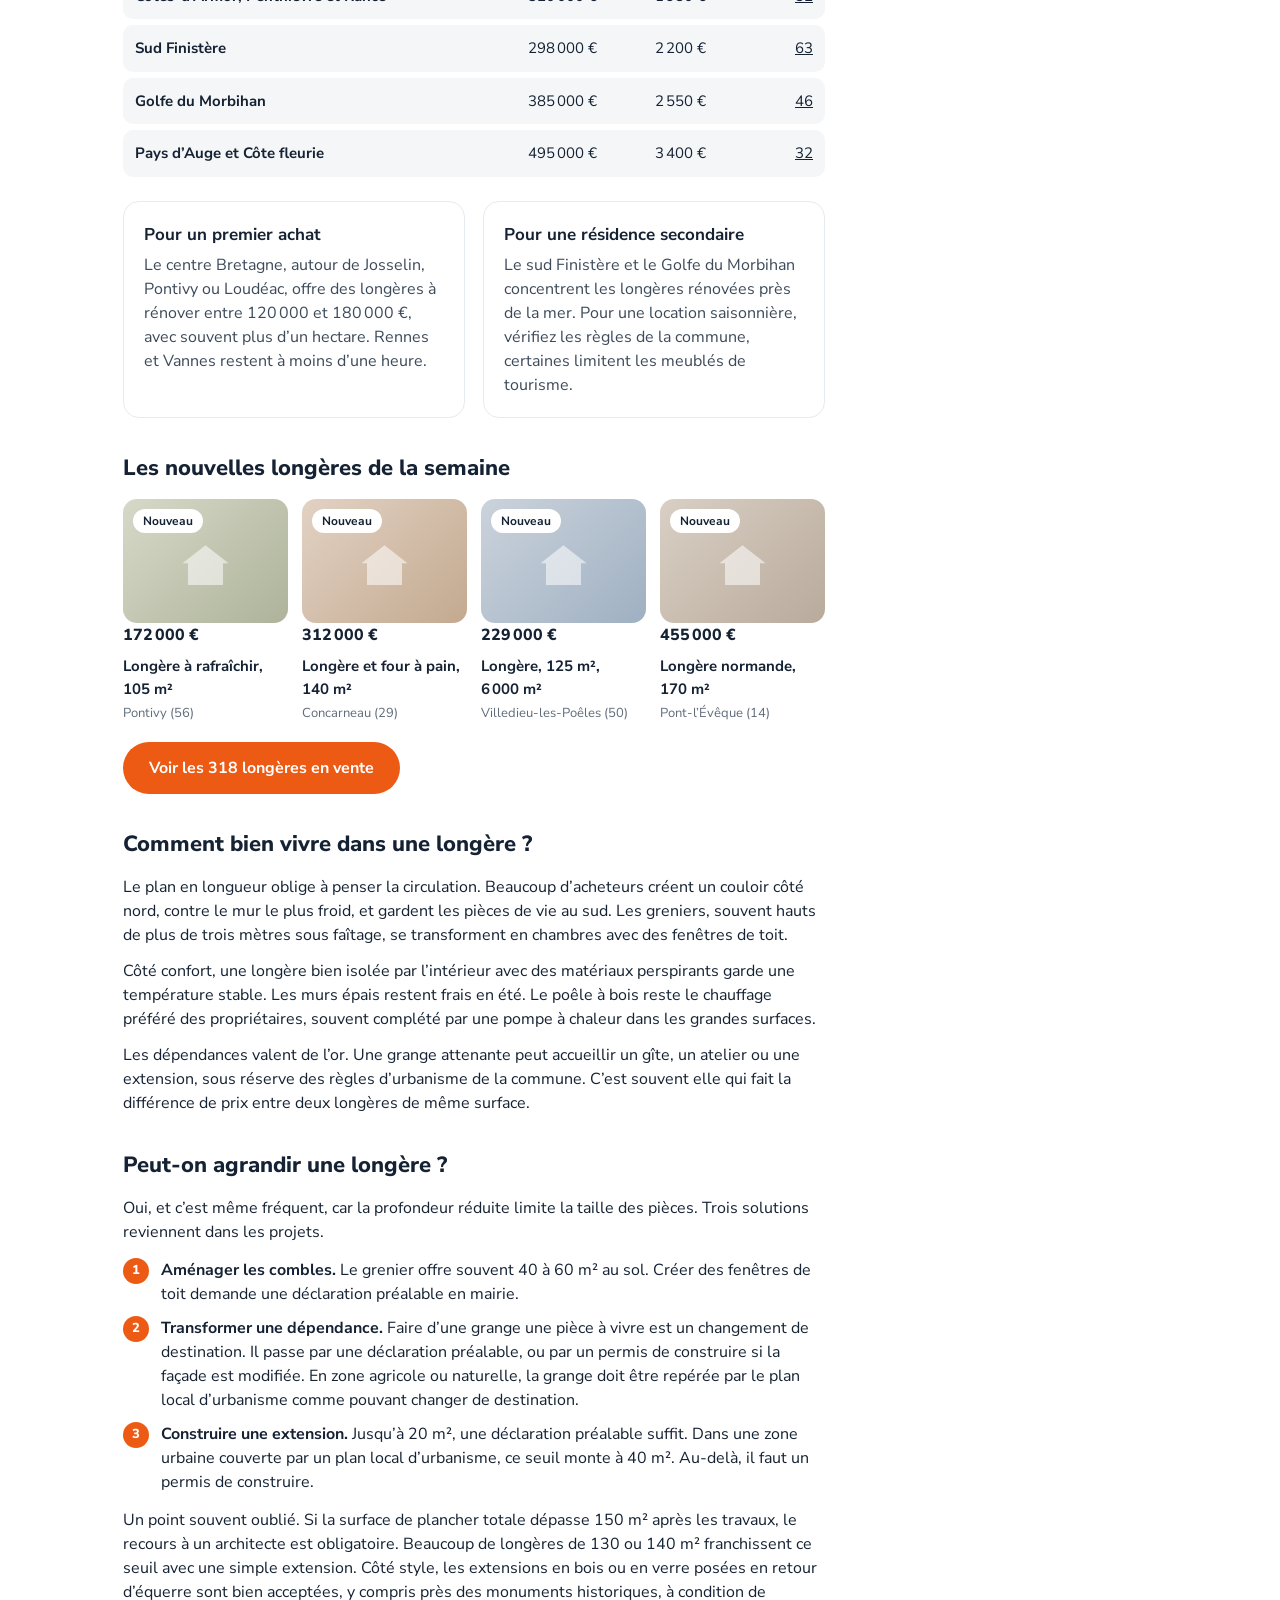
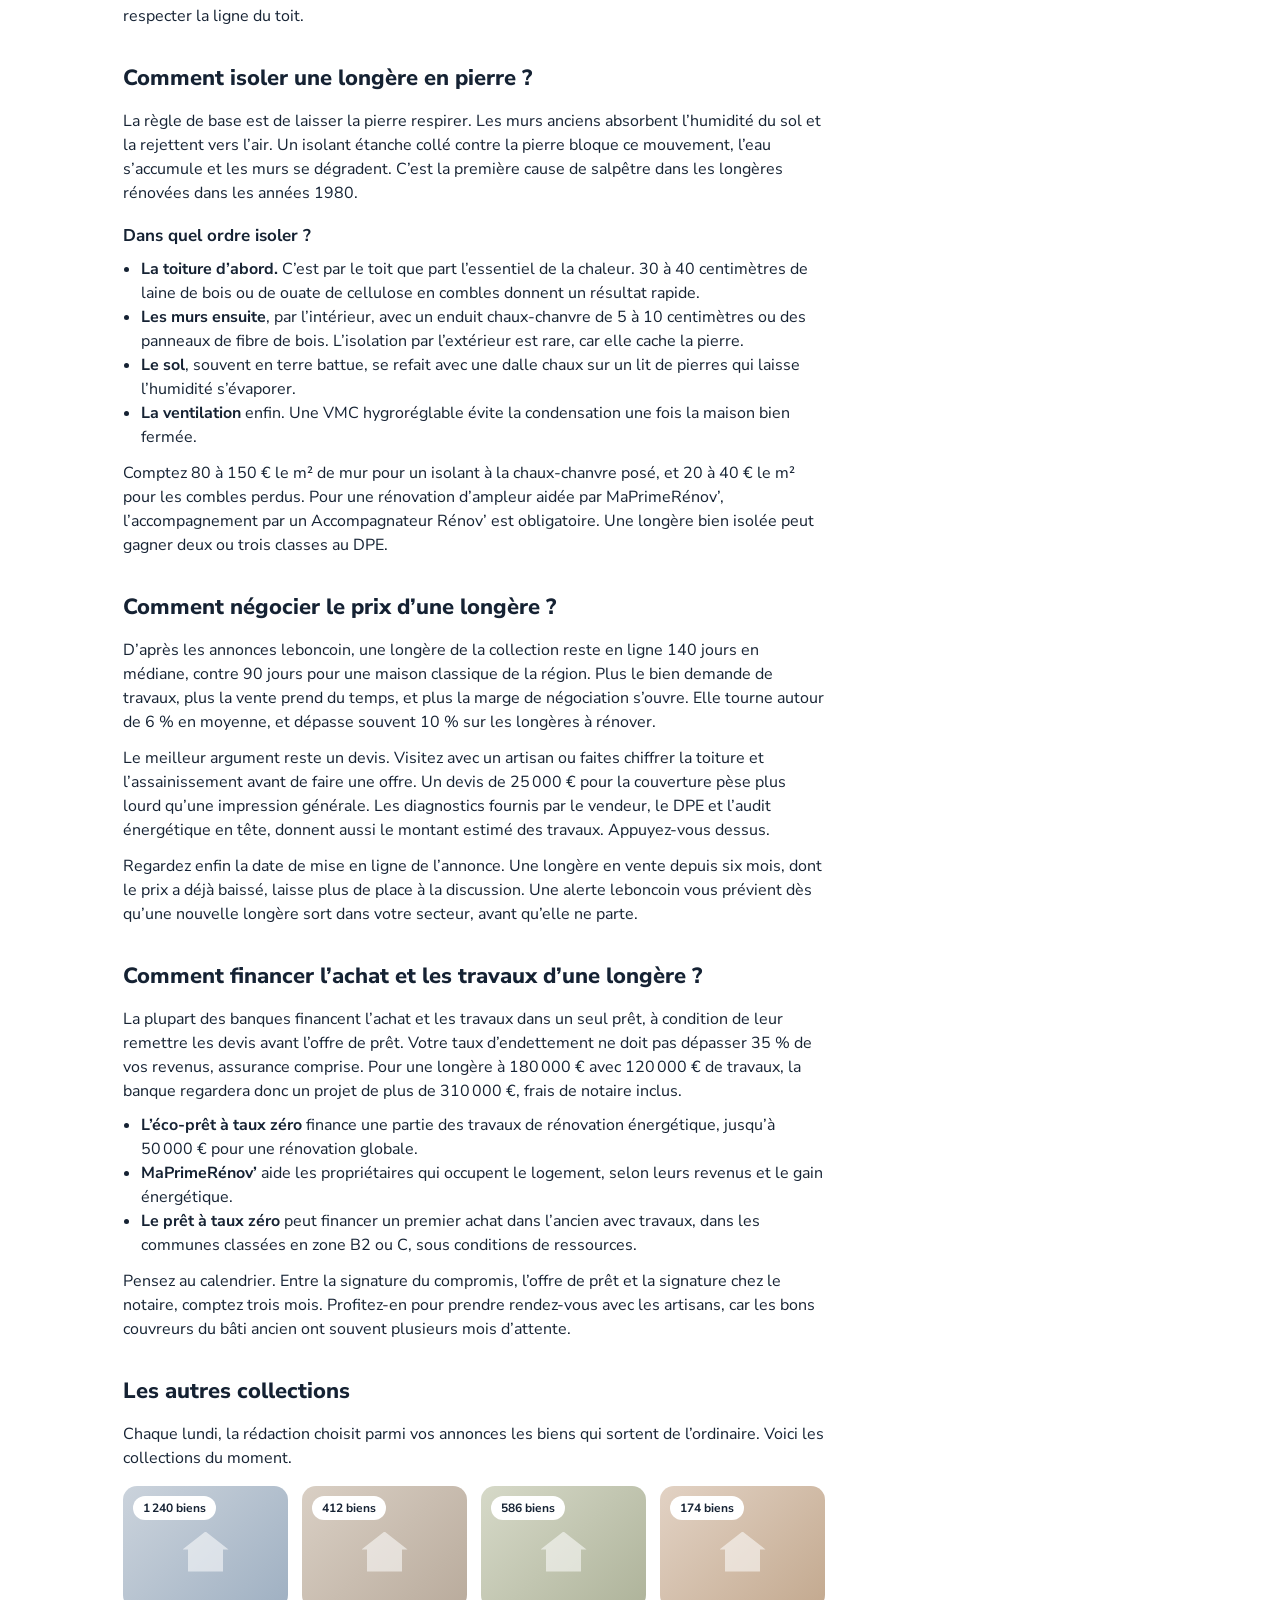
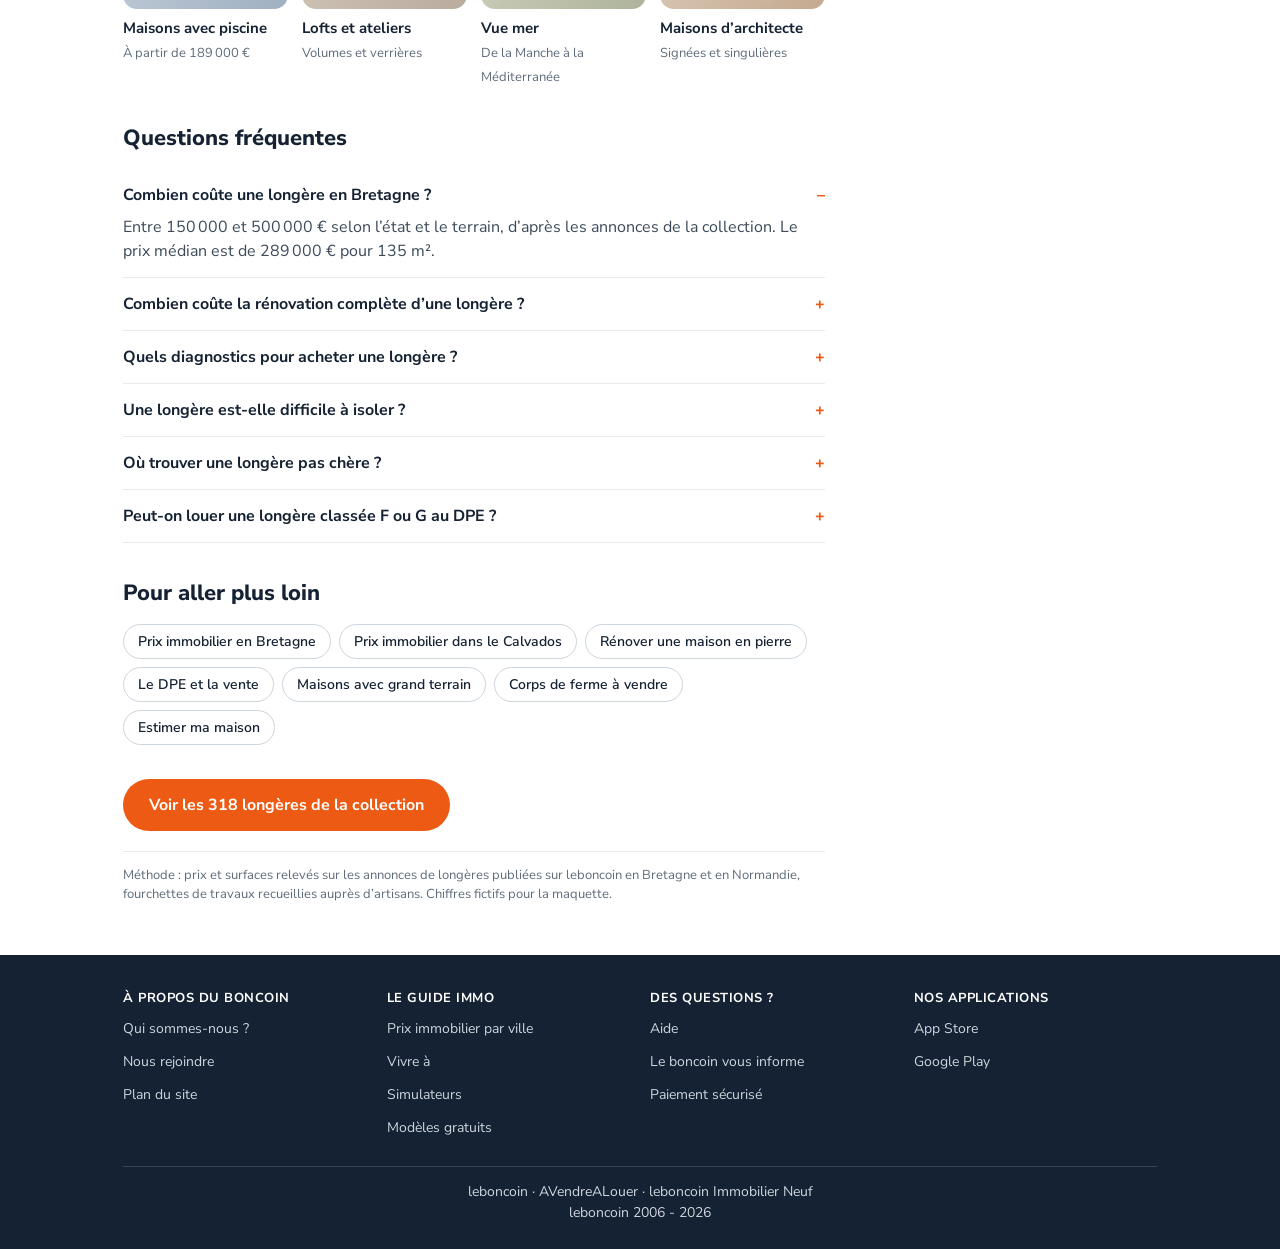
<file: t7.html>
<!doctype html><html lang="fr"><head><meta charset="utf-8"><meta name="viewport" content="width=device-width,initial-scale=1"><meta name="robots" content="noindex,nofollow">
<title>Longères de caractère, la collection leboncoin | leboncoin</title><link rel="preconnect" href="https://fonts.googleapis.com"><link href="https://fonts.googleapis.com/css2?family=Nunito+Sans:wght@400;600;700;800&display=swap" rel="stylesheet"><link rel="stylesheet" href="style.css"></head><body>
<div class="proto">Maquette datashake pour leboncoin, chiffres fictifs. <a href="index.html">Toutes les maquettes</a></div>
<header class="top"><div class="wrap row"><svg width="164" height="30" viewBox="0 0 164 30" xmlns="http://www.w3.org/2000/svg"  class="logo"><path fill="currentColor" fill-rule="evenodd" clip-rule="evenodd" d="M41.1935 25.077C43.7647 25.0728 45.3528 23.0338 45.3528 20.0045C45.3528 16.9725 43.769 14.9392 41.2007 14.9392C38.6323 14.9392 37.0556 16.9653 37.0556 20.0045C37.0556 23.0409 38.6295 25.0728 41.1935 25.077ZM43.1198 10.0236C48.0211 10.0236 51.2529 14.2472 51.3242 19.9332C51.3242 25.712 47.9426 29.9926 42.9842 29.9926C40.4887 30.0482 38.1457 28.7954 36.8059 26.6894H36.7274V29.6216H31.3482V3.88099C31.3482 1.91906 32.6538 0.691957 34.2019 0.691957C35.75 0.691957 37.0556 1.91906 37.0556 3.88099V13.0557H37.1341C38.5174 11.1316 40.7505 10.0008 43.1198 10.0236ZM62.9246 25.077C65.5001 25.077 67.0697 23.0366 67.0697 20.0045C67.0697 16.9725 65.5001 14.9392 62.9246 14.9392C60.3492 14.9392 58.7796 16.9653 58.7796 20.0045C58.7796 23.0438 60.3492 25.077 62.9246 25.077ZM62.9246 10.0236C68.9888 10.0236 72.9127 14.1687 72.9127 20.0117C72.9127 25.8547 68.9959 29.9997 62.9246 29.9997C56.8533 29.9997 52.9366 25.8547 52.9366 20.0117C52.9366 14.1687 56.8533 10.0236 62.9246 10.0236ZM139.155 10.0239C140.724 10.0239 142.03 11.251 142.058 13.213V29.6219H136.301V13.213C136.301 11.251 137.579 10.0239 139.155 10.0239ZM139.155 0C141.086 0 142.65 1.56527 142.65 3.49581C142.65 5.42636 141.086 6.99163 139.155 6.99163H139.153C137.223 6.99091 135.658 5.42564 135.659 3.4951C135.659 1.56455 137.225 0 139.155 0ZM157.162 10.0239C161.158 10.0239 163.304 12.8627 163.304 17.1654V29.6219H157.547V18.7777C157.547 16.245 156.355 15.4032 154.858 15.4032C152.631 15.4032 150.941 17.2795 150.941 21.2747V29.6219H145.183V13.0346C145.183 11.1511 146.417 10.0382 147.873 10.0382C149.329 10.0382 150.555 11.1511 150.555 13.0346V13.748H150.634C152 11.4408 154.481 10.0254 157.162 10.0239ZM123.866 25.077C126.441 25.077 128.018 23.0366 128.018 20.0045C128.018 16.9725 126.435 14.9392 123.866 14.9392C121.298 14.9392 119.721 16.9653 119.721 20.0045C119.721 23.0438 121.298 25.077 123.866 25.077ZM123.866 10.0236C129.938 10.0236 133.854 14.1687 133.854 20.0117C133.854 25.8547 129.938 29.9997 123.866 29.9997C117.795 29.9997 113.878 25.8547 113.878 20.0117C113.878 14.1687 117.802 10.0236 123.866 10.0236ZM105.36 15.0179C102.863 15.0179 101.329 16.8586 101.329 20.012C101.329 23.1653 102.863 25.006 105.36 25.006C106.791 25.0645 108.137 24.3254 108.855 23.0869H108.927L113.115 25.7765C111.659 28.6159 108.619 30 105.166 30C99.1744 30 95.4859 25.8543 95.4859 20.012C95.4859 14.169 99.1744 10.0239 105.166 10.0239C108.619 10.0239 111.688 11.3937 113.115 14.2474L108.927 16.9364H108.855C108.137 15.6978 106.791 14.9594 105.36 15.0179ZM87.1959 10.0239C91.1911 10.0239 93.3379 12.8627 93.3528 17.1654V29.6219H87.5954V18.7777C87.5954 16.245 86.404 15.4032 84.9058 15.4032C82.6799 15.4032 80.9891 17.2795 80.9891 21.2747V29.6219H75.2246V13.0203C75.2246 11.1369 76.4374 10.0382 77.8999 10.0382C79.3625 10.0382 80.5896 11.1511 80.5896 13.0346V13.748H80.668C82.0328 11.4394 84.5141 10.0239 87.1959 10.0239ZM15.6884 18.87C15.7055 19.6013 15.8353 20.3262 16.0736 21.0182L22.4945 16.2589C21.9138 15.1873 20.773 14.5402 19.5552 14.5895C17.7359 14.5895 15.6884 15.9592 15.6884 18.87ZM21.2674 25.2909C23.3485 25.1718 25.2148 23.9689 26.1829 22.124L29.9713 24.8629C28.523 27.8093 25.5694 29.9924 20.5754 29.9924C18.2125 29.9882 15.9309 29.1263 14.1545 27.5668C11.6432 29.2362 9.5029 29.9496 7.36261 29.9496C3.04635 29.9496 0 27.0602 0 22.7226V3.83091C0 1.87611 1.29844 0.649008 2.85373 0.649008C4.40901 0.649008 5.70745 1.87611 5.70745 3.83091V22.2446C5.70745 24.0995 6.52076 25.0983 8.22586 25.0983C9.15332 25.0983 10.1593 24.5632 11.4648 23.8498C10.8413 22.3666 10.526 20.7721 10.5374 19.1626C10.5374 15.0889 13.441 10.0242 19.5409 10.0242C24.8274 10.0242 27.6669 13.0984 28.8512 16.958L18.6705 24.2643C19.3689 24.9328 20.3007 25.3016 21.2674 25.2909Z"></path></svg><a class="btn btn-main" href="#">⊕ Déposer une annonce</a><div class="search"><span>Rechercher sur leboncoin</span><b>⌕</b></div>
<div class="icons"><div><i>🔔</i>Mes recherches</div><div><i>♡</i>Favoris</div><div><i>💬</i>Messages</div><div><i>👤</i>Se connecter</div></div></div>
<div class="wrap cats"><span class="on">Immobilier</span><span>Véhicules</span><span>Matériel pro</span><span>Emploi</span><span>Mode</span><span>Maison &amp; Jardin</span><span>Famille</span><span>Électronique</span><span>Loisirs</span><span>Autres</span></div></header>
<main class="wrap"><div class="crumb"><a href="#">Accueil</a> › <a href="#">Immobilier</a> › <a href="#">Collections</a> › Longères</div>
<section class="hero" style="margin-top:10px"><div><small style="opacity:.8">La collection de la semaine</small><h1>Longères de caractère</h1><p>Pierre, poutres et grands terrains, les plus belles longères en vente en Bretagne et en Normandie, choisies parmi vos annonces.</p></div>
<div class="chips"><span class="chip on">Longères</span><a class="chip" style="text-decoration:none" href="#">Avec piscine</a><a class="chip" style="text-decoration:none" href="#">Lofts et ateliers</a><a class="chip" style="text-decoration:none" href="#">Vue mer</a><a class="chip" style="text-decoration:none" href="#">Maisons d’architecte</a></div></section>
<div style="margin-top:28px"><div class="ads"><a class="ad" href="#"><div class="ph" style="--a:#d9cfc4;--b:#b9ab9c"><span class="badge">Coup de cœur</span></div><div class="p">385 000 €</div><h3>Longère de 1820, 180 m²</h3><small>Pont-Aven (29)</small></a><a class="ad" href="#"><div class="ph" style="--a:#cbd3dc;--b:#9fb0c2"><span class="badge">Coup de cœur</span></div><div class="p">498 000 €</div><h3>Longère rénovée, 140 m²</h3><small>Honfleur (14)</small></a><a class="ad" href="#"><div class="ph" style="--a:#d6d9c8;--b:#aeb39a"><span class="badge">Coup de cœur</span></div><div class="p">149 000 €</div><h3>Longère à rénover, 110 m²</h3><small>Josselin (56)</small></a><a class="ad" href="#"><div class="ph" style="--a:#e2d2c4;--b:#c3a98f"><span class="badge">Coup de cœur</span></div><div class="p">420 000 €</div><h3>Corps de ferme, 230 m²</h3><small>Lamballe (22)</small></a></div></div>
<div style="margin-top:14px"><div class="ads"><a class="ad" href="#"><div class="ph" style="--a:#d9cfc4;--b:#b9ab9c"></div><div class="p">265 000 €</div><h3>Longère en pierre, 120 m²</h3><small>Quimperlé (29)</small></a><a class="ad" href="#"><div class="ph" style="--a:#cbd3dc;--b:#9fb0c2"></div><div class="p">540 000 €</div><h3>Longère et gîte, 260 m²</h3><small>Dinan (22)</small></a><a class="ad" href="#"><div class="ph" style="--a:#d6d9c8;--b:#aeb39a"></div><div class="p">189 000 €</div><h3>Longère, 95 m², 2 ha</h3><small>Mortain (50)</small></a><a class="ad" href="#"><div class="ph" style="--a:#e2d2c4;--b:#c3a98f"></div><div class="p">349 000 €</div><h3>Longère, 150 m², dépendance</h3><small>Vannes (56)</small></a></div></div>
<p style="margin:20px 0 34px"><a class="btn btn-main btn-lg" href="#">Voir les 318 longères de la collection</a> <a class="btn btn-ghost btn-lg" href="#">Créer une alerte longère</a></p>
<div class="layout"><div>
<div class="byline" style="margin-top:0"><div class="av">lbc</div><div>Par <b>la rédaction leboncoin immo</b>, avec un artisan du bâti ancien<br>Mis à jour le 16 novembre 2026</div></div>
<section><h2>La longère, une maison qui se mérite</h2><p>Elle s’étire sur vingt ou trente mètres, ses murs de granit ou de silex font parfois soixante centimètres d’épaisseur et son toit d’ardoise ou de chaume descend bas. La longère est la maison rurale de l’Ouest. Autrefois, on y vivait d’un côté et les bêtes logeaient de l’autre, sous le même toit. Aujourd’hui, ce plan en enfilade fait son charme. Les pièces s’ouvrent toutes sur le jardin, la lumière traverse et les anciennes étables deviennent des séjours de cinquante mètres carrés.</p><p style="margin-top:12px">Cette semaine, la collection réunit 318 longères en vente sur leboncoin, du Finistère au Pays d’Auge. D’après les annonces leboncoin, le prix médian est de 289 000 € pour 135 m² et un terrain de 2 800 m². Les écarts restent énormes. Une longère à rénover dans le centre Bretagne se trouve encore sous 150 000 €. Une longère restaurée à dix minutes de la mer dépasse souvent 450 000 €.</p></section>
<section class="kpis"><div class="kpi hot"><b>289 000 €</b><span>prix médian de la collection</span></div><div class="kpi"><b>135 m²</b><span>surface médiane</span></div><div class="kpi"><b>2 800 m²</b><span>terrain médian</span></div><div class="kpi"><b>318</b><span>longères en vente</span></div></section>
<section class="retenir"><h3>À retenir</h3><ul><li>Comptez 150 000 à 500 000 € selon l’état, la région et la surface du terrain.</li><li>Avant d’acheter, regardez d’abord la toiture, l’humidité des murs et l’assainissement.</li><li>Une rénovation complète coûte 800 à 1 500 € le m², à ajouter au prix d’achat.</li><li>Les prix les plus doux sont dans le centre Bretagne et le sud de la Manche.</li></ul></section>
<section><h2>Qu’est-ce qu’une longère bretonne ?</h2><p>C’est une maison de plain-pied, construite d’un seul tenant et beaucoup plus longue que large. Elle mesure souvent 6 à 7 mètres de profondeur pour 15 à 30 mètres de long. La plupart des longères en vente datent du XVIIIe et du XIXe siècle. Elles abritaient sous un même toit la famille, les animaux et le fourrage.</p><p style="margin-top:12px">Le matériau change selon le sol. On trouve du granit dans le Finistère et sur la côte des Côtes-d’Armor, du schiste dans le centre Bretagne et autour de Josselin, parfois de la terre et du bois dans le bassin de Rennes. Les murs sont montés au mortier de terre ou de chaux et dépassent souvent 50 centimètres d’épaisseur. Le toit à deux pentes est couvert d’ardoise, plus rarement de chaume, avec des cheminées dans les pignons.</p><p style="margin-top:12px">Les ouvertures sont petites et tournées vers le sud, pour se protéger du vent. Le grenier, au-dessus, servait à stocker le foin. Ces détails comptent à l’achat. Une longère qui a gardé ses lucarnes d’origine, ses linteaux de pierre et son sol en terre battue a plus de cachet, mais aussi plus de travaux à prévoir. En Normandie, la longère prend d’autres visages, en pans de bois et torchis dans le Pays d’Auge, en silex et brique dans le pays de Caux.</p></section>
<section><h2>Longère ou corps de ferme, quelle différence ?</h2><p>La longère est un seul bâtiment en longueur. Le corps de ferme réunit plusieurs bâtiments autour d’une cour, avec la maison d’habitation, les granges, les étables et parfois un four à pain ou un puits. Dans les annonces, les deux termes se croisent souvent, car beaucoup de corps de ferme comptent une longère comme maison principale.</p><p style="margin-top:12px">La différence se voit sur le prix et sur le projet. D’après les annonces leboncoin, un corps de ferme se vend en moyenne 30 à 40 % plus cher qu’une longère de même surface habitable, à cause des dépendances et d’un terrain plus grand, souvent plus d’un hectare. L’annonce de Lamballe en tête de cette collection en est un bon exemple, avec 230 m² pour 420 000 €.</p><ul style="margin:10px 0 0 18px"><li><b>La longère</b> convient à une famille qui veut une maison de caractère, à rénover pièce par pièce.</li><li><b>Le corps de ferme</b> se prête aux projets à plusieurs volets, comme une maison et un gîte, un atelier d’artisan ou un accueil de chevaux.</li></ul><p style="margin-top:12px">Pensez à l’entretien. Chaque bâtiment a sa toiture, et refaire celle d’une grange de 150 m² coûte autant que celle de la maison.</p></section>
<section><h2>Que faut-il vérifier avant d’acheter une longère ?</h2><p>Une longère ancienne cache rarement de mauvaises surprises si l’on sait où regarder. Prévoyez une visite d’au moins une heure, de jour, et si possible après une période de pluie. Voici l’ordre que conseillent les artisans du bâti ancien.</p>
<ol class="steps" style="margin-top:14px"><li><div><b>La toiture et la charpente.</b> Ardoises qui glissent, faîtage fissuré, poutres attaquées par les insectes. Une réfection de toiture en ardoise naturelle représente souvent le premier poste du budget.</div></li><li><div><b>L’humidité des murs.</b> Les murs en pierre doivent respirer. Un enduit en ciment posé dans les années 1970 piège l’eau et fait salpêtrer l’intérieur. Les traces sombres en bas des murs sont un signal à prendre au sérieux.</div></li><li><div><b>L’assainissement.</b> La plupart des longères ne sont pas raccordées au tout-à-l’égout. Le vendeur doit fournir le rapport de contrôle de l’installation individuelle, datant de moins de 3 ans. S’il est non conforme, l’acheteur a un an après la vente pour faire les travaux.</div></li><li><div><b>Les diagnostics.</b> DPE, plomb pour les maisons d’avant 1949, amiante, termites ou mérule si la commune est concernée par un arrêté. Pour une maison classée E, F ou G au DPE, un audit énergétique est aussi remis à l’acheteur.</div></li><li><div><b>Le cadre réglementaire.</b> Si la longère est proche d’un monument historique, les travaux extérieurs passent par l’avis de l’architecte des Bâtiments de France. Demandez aussi le plan local d’urbanisme en mairie avant de rêver d’une extension.</div></li></ol></section>
<blockquote>« Une longère qui a gardé ses enduits à la chaux et une toiture saine, c’est la moitié du chemin. Le reste se rénove pièce par pièce, sans tout casser. »<footer>Yann L., maçon spécialiste du bâti ancien dans le Morbihan</footer></blockquote>
<section style="margin-top:34px"><h2>Combien coûte la rénovation d’une longère ?</h2><p>Une longère « à rafraîchir » demande quelques dizaines de milliers d’euros. Une longère « à rénover entièrement » peut doubler le prix d’achat. Le tableau ci-dessous donne des fourchettes par poste, relevées auprès d’artisans de Bretagne et de Normandie. Elles varient selon l’accès au chantier et l’état réel du bâti.</p>
<table style="margin-top:14px"><tr><th>Poste de travaux</th><th class="num">Fourchette</th><th>À savoir</th></tr><tr><td>Toiture en ardoise</td><td class="num">150 à 250 €/m²</td><td>Chaume plus cher, 200 à 300 €/m²</td></tr><tr><td>Isolation des murs à la chaux-chanvre</td><td class="num">80 à 150 €/m²</td><td>Préserve la respiration de la pierre</td></tr><tr><td>Menuiseries bois</td><td class="num">900 à 1 600 € la fenêtre</td><td>Avis ABF possible en secteur protégé</td></tr><tr><td>Assainissement individuel</td><td class="num">6 000 à 12 000 €</td><td>Selon la nature du sol et le terrain</td></tr><tr><td>Chauffage (poêle à bois ou pompe à chaleur)</td><td class="num">3 000 à 16 000 €</td><td>Aides possibles sous conditions</td></tr><tr><td>Électricité remise aux normes</td><td class="num">80 à 120 €/m²</td><td>Souvent à reprendre en entier</td></tr><tr><td>Rénovation complète</td><td class="num">800 à 1 500 €/m²</td><td>Hors aménagement extérieur</td></tr></table>
<p style="margin-top:14px">Pour une longère de 120 m² à reprendre entièrement, le budget de travaux tourne donc autour de 100 000 à 180 000 €. Ajoutez 7 à 8 % de frais de notaire sur le prix d’achat, comme pour tout bien ancien. Les travaux de rénovation énergétique peuvent ouvrir droit à MaPrimeRénov’ ou à un éco-prêt à taux zéro, selon vos revenus et les travaux choisis. Faites réaliser vos devis avant de signer le compromis.</p></section>
<div class="soft" style="margin:0 0 34px"><h3 style="margin-bottom:6px">Votre budget total, travaux compris</h3><p style="margin-bottom:12px;color:#3c4a5a">Indiquez votre apport et vos revenus, nous filtrons les longères que vous pouvez acheter et rénover.</p><a class="btn btn-main" href="#">Calculer ma capacité d’achat</a></div>
<section><h2>Où trouver une longère, et à quel prix ?</h2><p>La longère est née dans l’Ouest et c’est toujours là qu’on la trouve. D’après les annonces leboncoin de la collection, le prix au mètre carré varie presque du simple au triple entre l’intérieur des terres et le littoral.</p>
<table style="margin-top:14px"><tr><th>Secteur</th><th class="num">Prix moyen</th><th class="num">Prix au m²</th><th class="num">Annonces</th></tr><tr><td>Centre Bretagne (56, 22)</td><td class="num">178 000 €</td><td class="num">1 350 €</td><td class="num"><a href="#">84</a></td></tr><tr><td>Sud Manche et bocage normand</td><td class="num">205 000 €</td><td class="num">1 700 €</td><td class="num"><a href="#">41</a></td></tr><tr><td>Côtes-d’Armor, Penthièvre et Rance</td><td class="num">320 000 €</td><td class="num">1 950 €</td><td class="num"><a href="#">52</a></td></tr><tr><td>Sud Finistère</td><td class="num">298 000 €</td><td class="num">2 200 €</td><td class="num"><a href="#">63</a></td></tr><tr><td>Golfe du Morbihan</td><td class="num">385 000 €</td><td class="num">2 550 €</td><td class="num"><a href="#">46</a></td></tr><tr><td>Pays d’Auge et Côte fleurie</td><td class="num">495 000 €</td><td class="num">3 400 €</td><td class="num"><a href="#">32</a></td></tr></table>
<div class="two" style="margin-top:18px"><div class="card"><h3>Pour un premier achat</h3><p style="margin-top:6px;color:#3c4a5a">Le centre Bretagne, autour de Josselin, Pontivy ou Loudéac, offre des longères à rénover entre 120 000 et 180 000 €, avec souvent plus d’un hectare. Rennes et Vannes restent à moins d’une heure.</p></div><div class="card"><h3>Pour une résidence secondaire</h3><p style="margin-top:6px;color:#3c4a5a">Le sud Finistère et le Golfe du Morbihan concentrent les longères rénovées près de la mer. Pour une location saisonnière, vérifiez les règles de la commune, certaines limitent les meublés de tourisme.</p></div></div></section>
<section><h2>Les nouvelles longères de la semaine</h2><div class="ads"><a class="ad" href="#"><div class="ph" style="--a:#d6d9c8;--b:#aeb39a"><span class="badge">Nouveau</span></div><div class="p">172 000 €</div><h3>Longère à rafraîchir, 105 m²</h3><small>Pontivy (56)</small></a><a class="ad" href="#"><div class="ph" style="--a:#e2d2c4;--b:#c3a98f"><span class="badge">Nouveau</span></div><div class="p">312 000 €</div><h3>Longère et four à pain, 140 m²</h3><small>Concarneau (29)</small></a><a class="ad" href="#"><div class="ph" style="--a:#cbd3dc;--b:#9fb0c2"><span class="badge">Nouveau</span></div><div class="p">229 000 €</div><h3>Longère, 125 m², 6 000 m²</h3><small>Villedieu-les-Poêles (50)</small></a><a class="ad" href="#"><div class="ph" style="--a:#d9cfc4;--b:#b9ab9c"><span class="badge">Nouveau</span></div><div class="p">455 000 €</div><h3>Longère normande, 170 m²</h3><small>Pont-l’Évêque (14)</small></a></div>
<p style="margin-top:18px"><a class="btn btn-main btn-lg" href="#">Voir les 318 longères en vente</a></p></section>
<section><h2>Comment bien vivre dans une longère ?</h2><p>Le plan en longueur oblige à penser la circulation. Beaucoup d’acheteurs créent un couloir côté nord, contre le mur le plus froid, et gardent les pièces de vie au sud. Les greniers, souvent hauts de plus de trois mètres sous faîtage, se transforment en chambres avec des fenêtres de toit.</p><p style="margin-top:12px">Côté confort, une longère bien isolée par l’intérieur avec des matériaux perspirants garde une température stable. Les murs épais restent frais en été. Le poêle à bois reste le chauffage préféré des propriétaires, souvent complété par une pompe à chaleur dans les grandes surfaces.</p><p style="margin-top:12px">Les dépendances valent de l’or. Une grange attenante peut accueillir un gîte, un atelier ou une extension, sous réserve des règles d’urbanisme de la commune. C’est souvent elle qui fait la différence de prix entre deux longères de même surface.</p></section>
<section><h2>Peut-on agrandir une longère ?</h2><p>Oui, et c’est même fréquent, car la profondeur réduite limite la taille des pièces. Trois solutions reviennent dans les projets.</p><ol class="steps" style="margin-top:14px"><li><div><b>Aménager les combles.</b> Le grenier offre souvent 40 à 60 m² au sol. Créer des fenêtres de toit demande une déclaration préalable en mairie.</div></li><li><div><b>Transformer une dépendance.</b> Faire d’une grange une pièce à vivre est un changement de destination. Il passe par une déclaration préalable, ou par un permis de construire si la façade est modifiée. En zone agricole ou naturelle, la grange doit être repérée par le plan local d’urbanisme comme pouvant changer de destination.</div></li><li><div><b>Construire une extension.</b> Jusqu’à 20 m², une déclaration préalable suffit. Dans une zone urbaine couverte par un plan local d’urbanisme, ce seuil monte à 40 m². Au-delà, il faut un permis de construire.</div></li></ol><p style="margin-top:14px">Un point souvent oublié. Si la surface de plancher totale dépasse 150 m² après les travaux, le recours à un architecte est obligatoire. Beaucoup de longères de 130 ou 140 m² franchissent ce seuil avec une simple extension. Côté style, les extensions en bois ou en verre posées en retour d’équerre sont bien acceptées, y compris près des monuments historiques, à condition de respecter la ligne du toit.</p></section>
<section><h2>Comment isoler une longère en pierre ?</h2><p>La règle de base est de laisser la pierre respirer. Les murs anciens absorbent l’humidité du sol et la rejettent vers l’air. Un isolant étanche collé contre la pierre bloque ce mouvement, l’eau s’accumule et les murs se dégradent. C’est la première cause de salpêtre dans les longères rénovées dans les années 1980.</p><h3 style="margin:18px 0 8px">Dans quel ordre isoler ?</h3><ul style="margin:0 0 0 18px"><li><b>La toiture d’abord.</b> C’est par le toit que part l’essentiel de la chaleur. 30 à 40 centimètres de laine de bois ou de ouate de cellulose en combles donnent un résultat rapide.</li><li><b>Les murs ensuite</b>, par l’intérieur, avec un enduit chaux-chanvre de 5 à 10 centimètres ou des panneaux de fibre de bois. L’isolation par l’extérieur est rare, car elle cache la pierre.</li><li><b>Le sol</b>, souvent en terre battue, se refait avec une dalle chaux sur un lit de pierres qui laisse l’humidité s’évaporer.</li><li><b>La ventilation</b> enfin. Une VMC hygroréglable évite la condensation une fois la maison bien fermée.</li></ul><p style="margin-top:12px">Comptez 80 à 150 € le m² de mur pour un isolant à la chaux-chanvre posé, et 20 à 40 € le m² pour les combles perdus. Pour une rénovation d’ampleur aidée par MaPrimeRénov’, l’accompagnement par un Accompagnateur Rénov’ est obligatoire. Une longère bien isolée peut gagner deux ou trois classes au DPE.</p></section>
<section><h2>Comment négocier le prix d’une longère ?</h2><p>D’après les annonces leboncoin, une longère de la collection reste en ligne 140 jours en médiane, contre 90 jours pour une maison classique de la région. Plus le bien demande de travaux, plus la vente prend du temps, et plus la marge de négociation s’ouvre. Elle tourne autour de 6 % en moyenne, et dépasse souvent 10 % sur les longères à rénover.</p><p style="margin-top:12px">Le meilleur argument reste un devis. Visitez avec un artisan ou faites chiffrer la toiture et l’assainissement avant de faire une offre. Un devis de 25 000 € pour la couverture pèse plus lourd qu’une impression générale. Les diagnostics fournis par le vendeur, le DPE et l’audit énergétique en tête, donnent aussi le montant estimé des travaux. Appuyez-vous dessus.</p><p style="margin-top:12px">Regardez enfin la date de mise en ligne de l’annonce. Une longère en vente depuis six mois, dont le prix a déjà baissé, laisse plus de place à la discussion. Une alerte leboncoin vous prévient dès qu’une nouvelle longère sort dans votre secteur, avant qu’elle ne parte.</p></section>
<section><h2>Comment financer l’achat et les travaux d’une longère ?</h2><p>La plupart des banques financent l’achat et les travaux dans un seul prêt, à condition de leur remettre les devis avant l’offre de prêt. Votre taux d’endettement ne doit pas dépasser 35 % de vos revenus, assurance comprise. Pour une longère à 180 000 € avec 120 000 € de travaux, la banque regardera donc un projet de plus de 310 000 €, frais de notaire inclus.</p><ul style="margin:10px 0 0 18px"><li><b>L’éco-prêt à taux zéro</b> finance une partie des travaux de rénovation énergétique, jusqu’à 50 000 € pour une rénovation globale.</li><li><b>MaPrimeRénov’</b> aide les propriétaires qui occupent le logement, selon leurs revenus et le gain énergétique.</li><li><b>Le prêt à taux zéro</b> peut financer un premier achat dans l’ancien avec travaux, dans les communes classées en zone B2 ou C, sous conditions de ressources.</li></ul><p style="margin-top:12px">Pensez au calendrier. Entre la signature du compromis, l’offre de prêt et la signature chez le notaire, comptez trois mois. Profitez-en pour prendre rendez-vous avec les artisans, car les bons couvreurs du bâti ancien ont souvent plusieurs mois d’attente.</p></section>
<section><h2>Les autres collections</h2><p style="margin-bottom:16px">Chaque lundi, la rédaction choisit parmi vos annonces les biens qui sortent de l’ordinaire. Voici les collections du moment.</p><div class="ads" style="margin-top:14px"><a class="ad" href="#"><div class="ph" style="--a:#cbd3dc;--b:#9fb0c2"><span class="badge">1 240 biens</span></div><h3>Maisons avec piscine</h3><small>À partir de 189 000 €</small></a><a class="ad" href="#"><div class="ph" style="--a:#d9cfc4;--b:#b9ab9c"><span class="badge">412 biens</span></div><h3>Lofts et ateliers</h3><small>Volumes et verrières</small></a><a class="ad" href="#"><div class="ph" style="--a:#d6d9c8;--b:#aeb39a"><span class="badge">586 biens</span></div><h3>Vue mer</h3><small>De la Manche à la Méditerranée</small></a><a class="ad" href="#"><div class="ph" style="--a:#e2d2c4;--b:#c3a98f"><span class="badge">174 biens</span></div><h3>Maisons d’architecte</h3><small>Signées et singulières</small></a></div></section>
<section class="faq"><h2>Questions fréquentes</h2><details open><summary>Combien coûte une longère en Bretagne ?</summary><p>Entre 150 000 et 500 000 € selon l’état et le terrain, d’après les annonces de la collection. Le prix médian est de 289 000 € pour 135 m².</p></details><details><summary>Combien coûte la rénovation complète d’une longère ?</summary><p>Comptez 800 à 1 500 € le m². Pour 120 m² à reprendre entièrement, le budget tourne autour de 100 000 à 180 000 €.</p></details><details><summary>Quels diagnostics pour acheter une longère ?</summary><p>DPE, plomb avant 1949, amiante, électricité et gaz si l’installation a plus de 15 ans, termites ou mérule selon la commune. Le contrôle de l’assainissement individuel doit dater de moins de 3 ans.</p></details><details><summary>Une longère est-elle difficile à isoler ?</summary><p>Non, mais il faut des matériaux qui laissent respirer la pierre, comme la chaux-chanvre ou la fibre de bois. Le ciment et le polystyrène collés sur les murs sont à éviter.</p></details><details><summary>Où trouver une longère pas chère ?</summary><p>Dans le centre Bretagne et le sud de la Manche, où le prix tourne autour de 1 350 à 1 700 € le m² d’après les annonces leboncoin.</p></details><details><summary>Peut-on louer une longère classée F ou G au DPE ?</summary><p>Un logement classé G ne peut plus être proposé en nouvelle location depuis 2025. Les F suivront en 2028 et les E en 2034.</p></details></section>
<section><h2>Pour aller plus loin</h2><div class="chips"><a class="chip" style="text-decoration:none" href="#">Prix immobilier en Bretagne</a><a class="chip" style="text-decoration:none" href="#">Prix immobilier dans le Calvados</a><a class="chip" style="text-decoration:none" href="#">Rénover une maison en pierre</a><a class="chip" style="text-decoration:none" href="#">Le DPE et la vente</a><a class="chip" style="text-decoration:none" href="#">Maisons avec grand terrain</a><a class="chip" style="text-decoration:none" href="#">Corps de ferme à vendre</a><a class="chip" style="text-decoration:none" href="#">Estimer ma maison</a></div></section>
<p style="margin:0 0 20px"><a class="btn btn-main btn-lg" href="#">Voir les 318 longères de la collection</a></p>
<p class="method">Méthode : prix et surfaces relevés sur les annonces de longères publiées sur leboncoin en Bretagne et en Normandie, fourchettes de travaux recueillies auprès d’artisans. Chiffres fictifs pour la maquette.</p>
</div>
<aside class="side"><div class="card"><h3>La collection du lundi</h3><p>Recevez chaque lundi la nouvelle collection par e-mail.</p><a class="btn btn-main" href="#">Je m’abonne</a></div><div class="card"><h3>Vous vendez une longère ?</h3><p>Estimez-la gratuitement, puis publiez votre annonce. Elle pourra rejoindre la collection.</p><a class="btn btn-main" href="#">Estimer mon bien</a></div><div class="card links"><h3>Les autres collections</h3><a href="#">Maisons avec piscine</a><a href="#">Lofts et ateliers</a><a href="#">Vue mer</a><a href="#">Maisons d’architecte</a></div></aside></div></main><footer class="site"><div class="wrap"><div class="cols">
<div><h4>À propos du boncoin</h4><p>Qui sommes-nous ?</p><p style="margin-top:12px">Nous rejoindre</p><p style="margin-top:12px">Plan du site</p></div>
<div><h4>Le guide immo</h4><p>Prix immobilier par ville</p><p style="margin-top:12px">Vivre à</p><p style="margin-top:12px">Simulateurs</p><p style="margin-top:12px">Modèles gratuits</p></div>
<div><h4>Des questions ?</h4><p>Aide</p><p style="margin-top:12px">Le boncoin vous informe</p><p style="margin-top:12px">Paiement sécurisé</p></div>
<div><h4>Nos applications</h4><p>App Store</p><p style="margin-top:12px">Google Play</p></div></div>
<div class="sis">leboncoin · AVendreALouer · leboncoin Immobilier Neuf<br>leboncoin 2006 - 2026</div></div></footer></body></html>
</file>
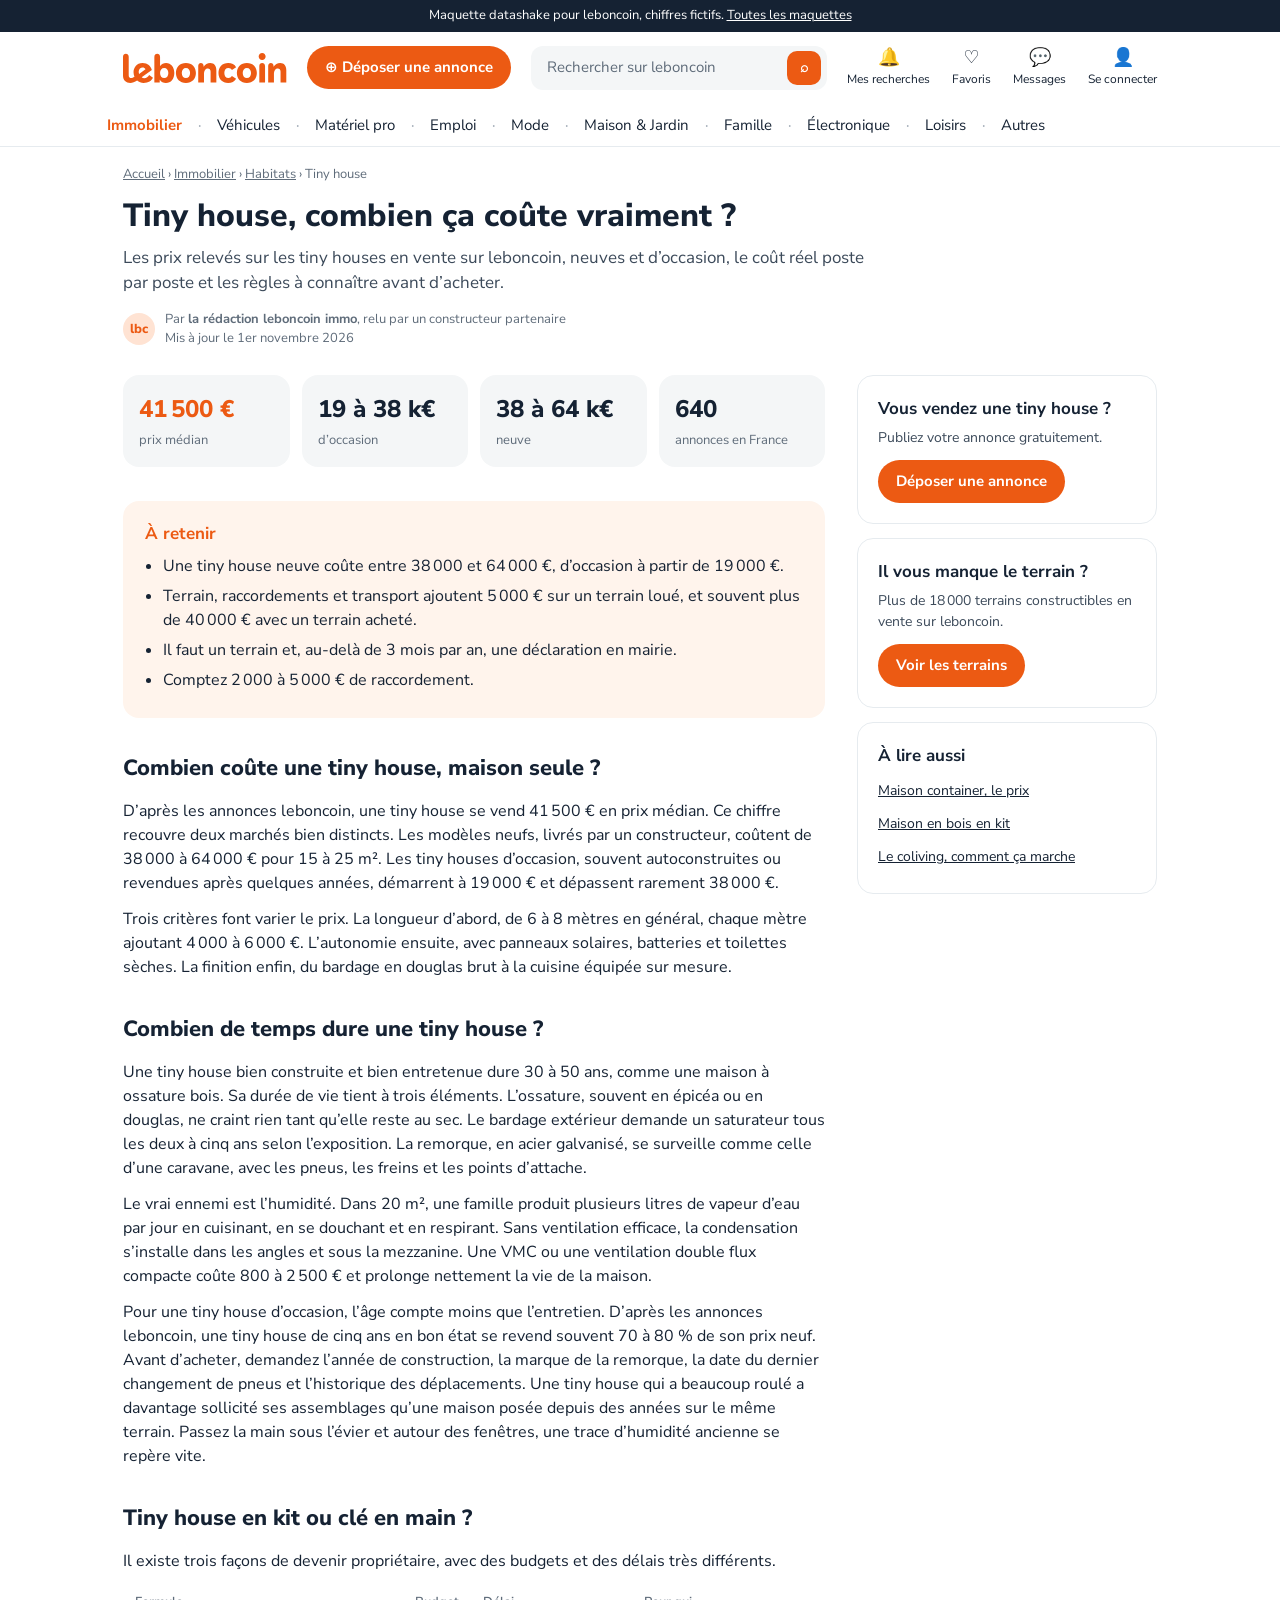
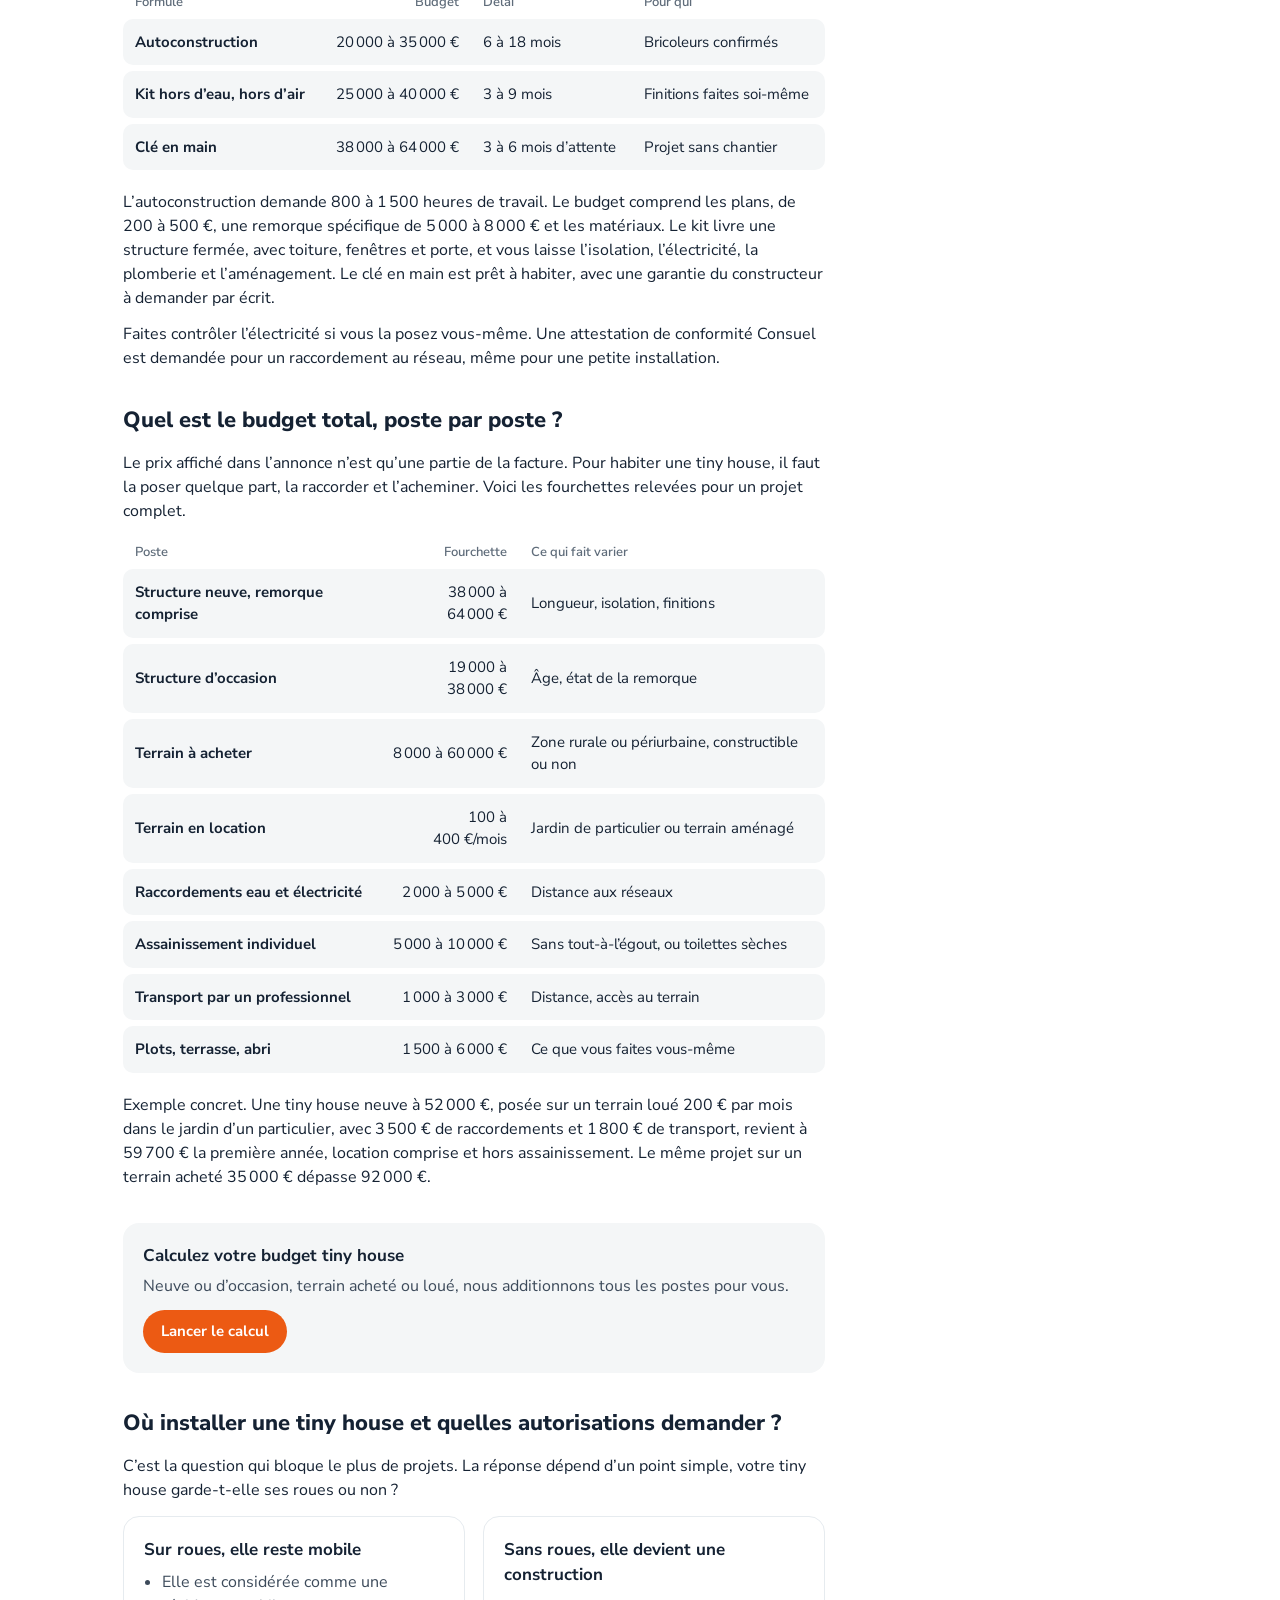
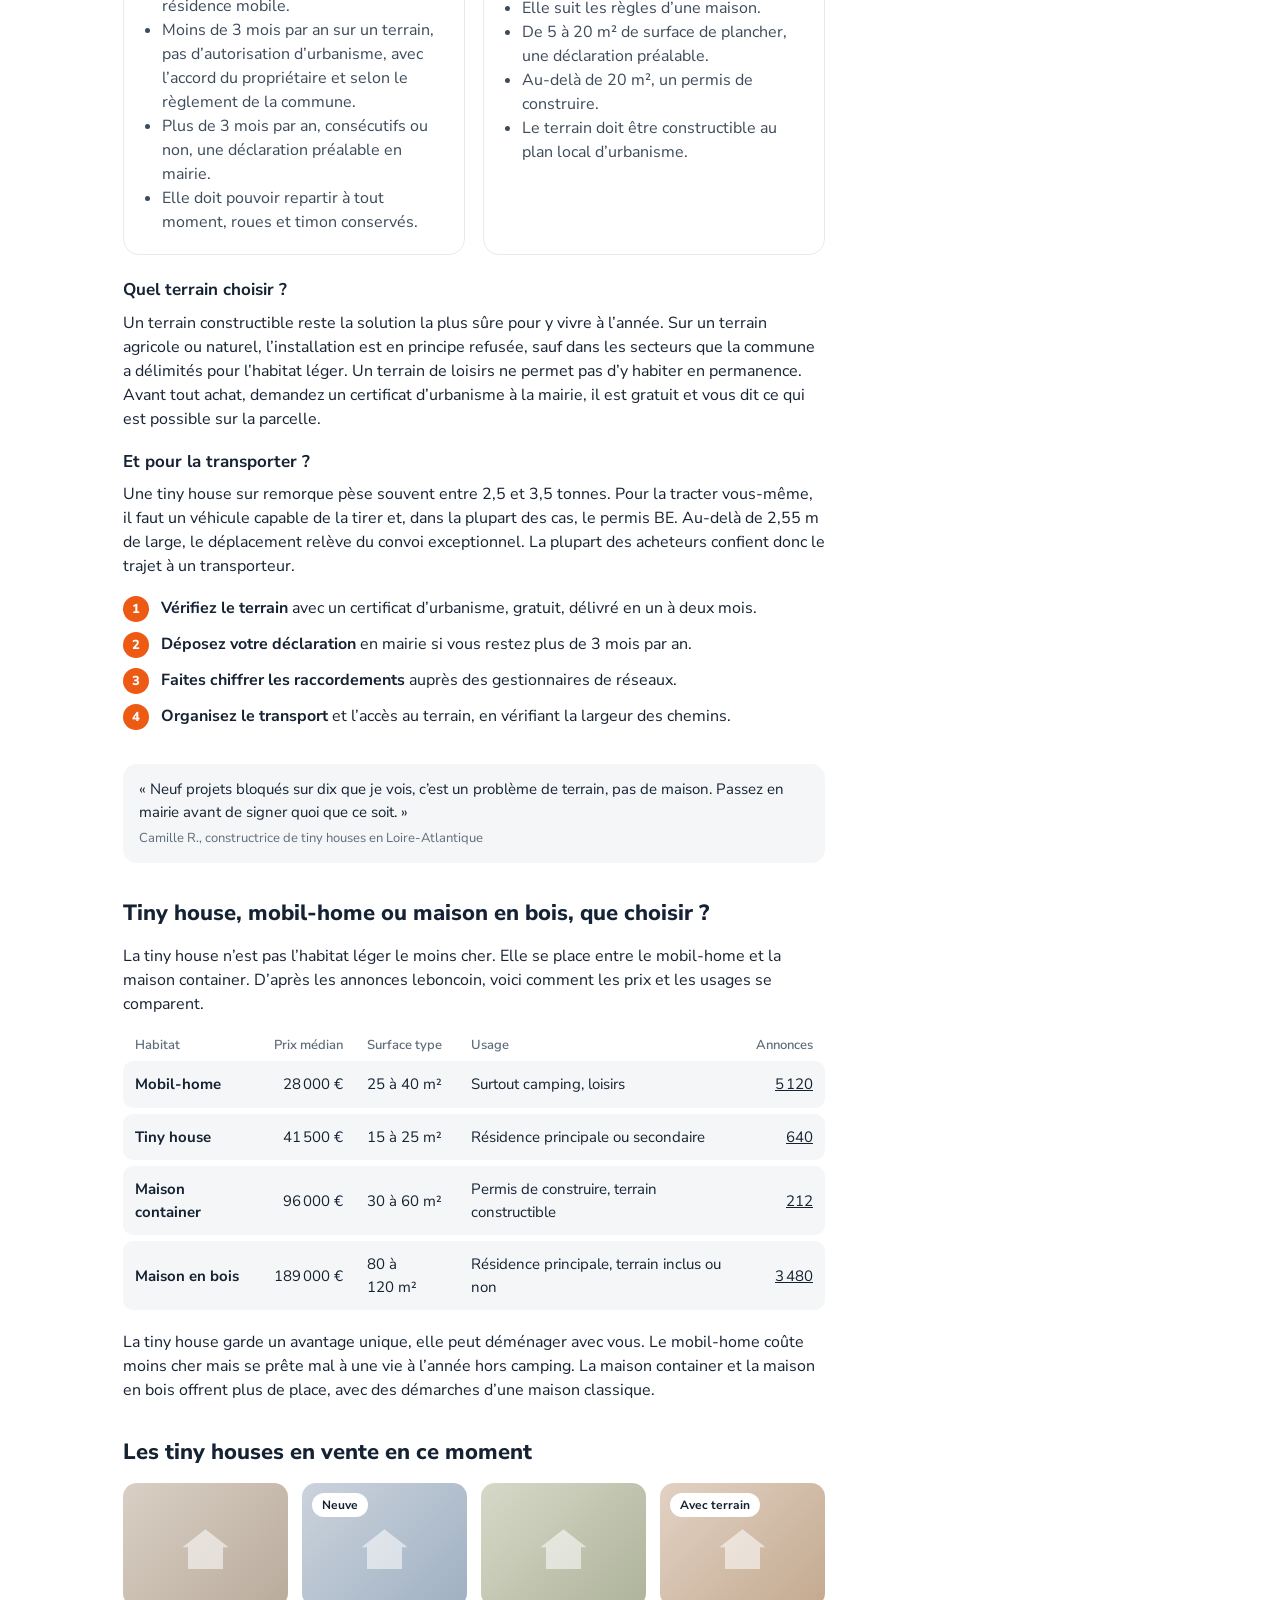
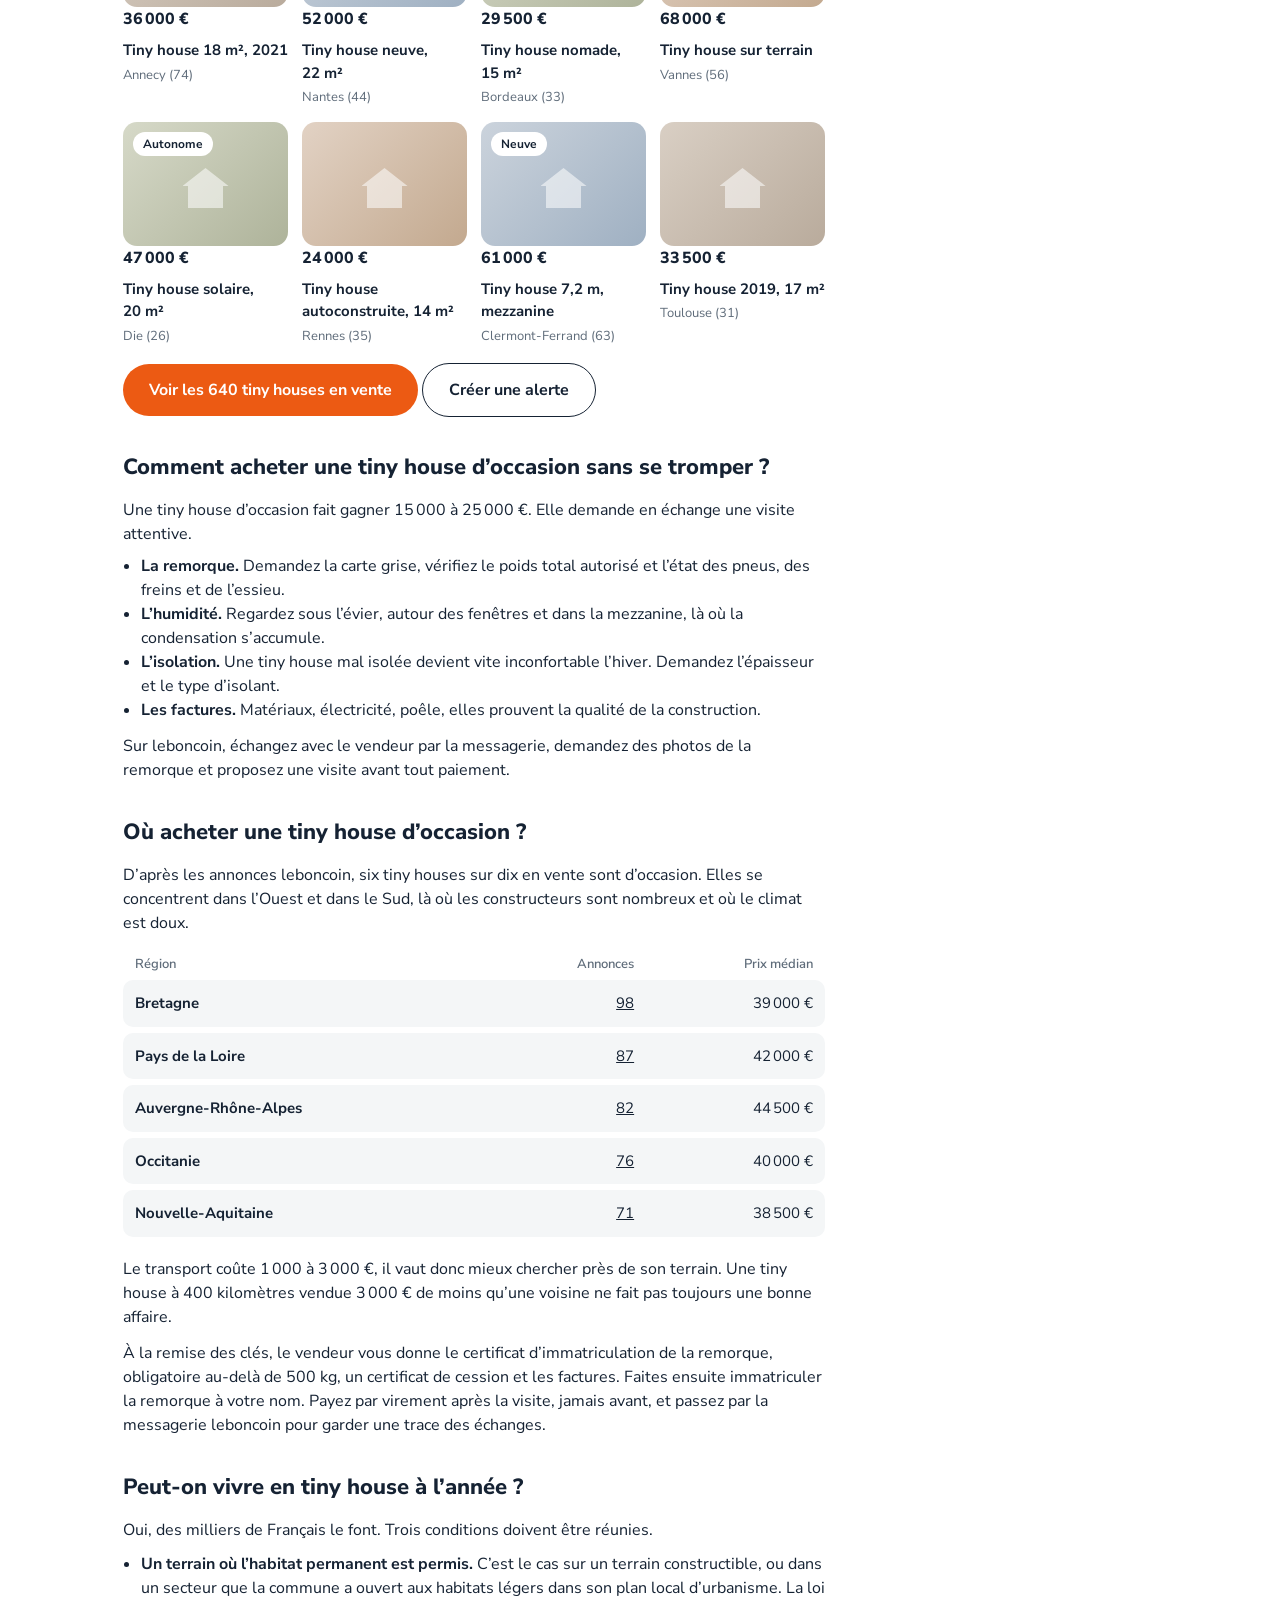
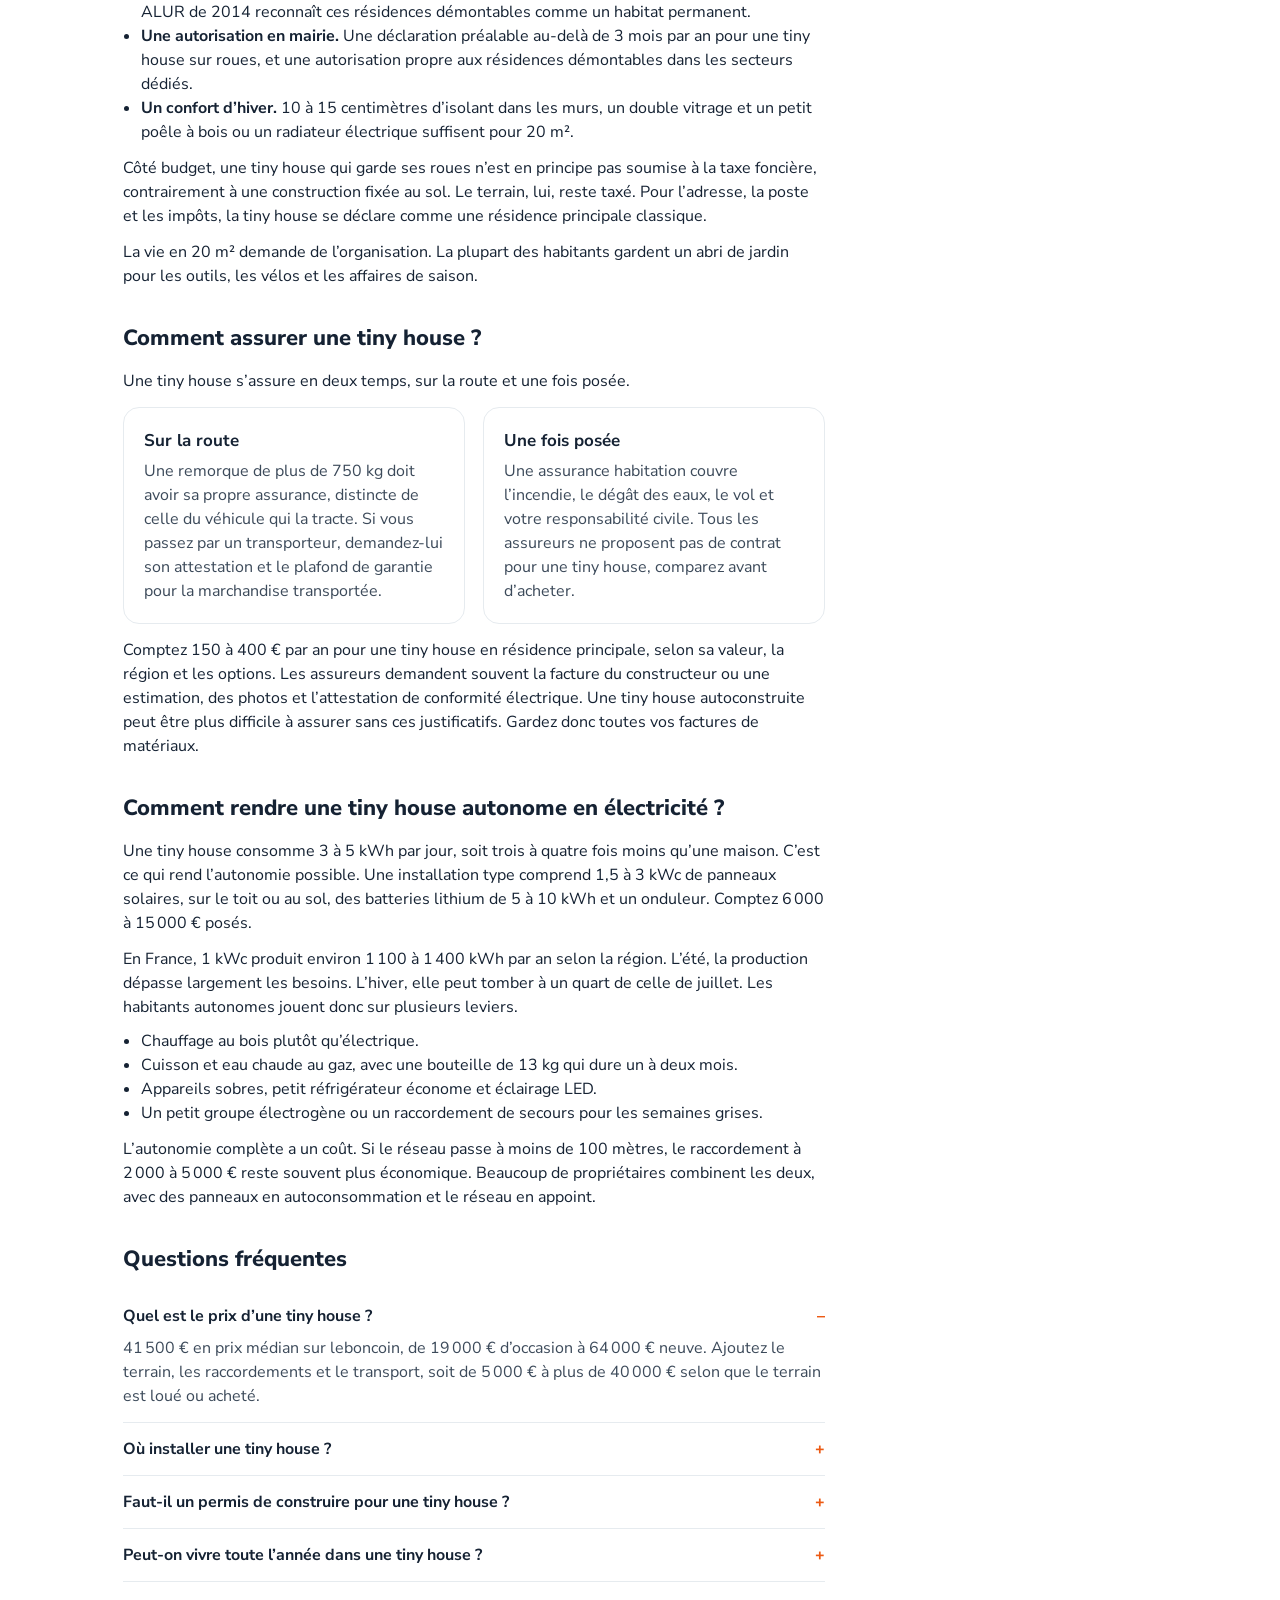
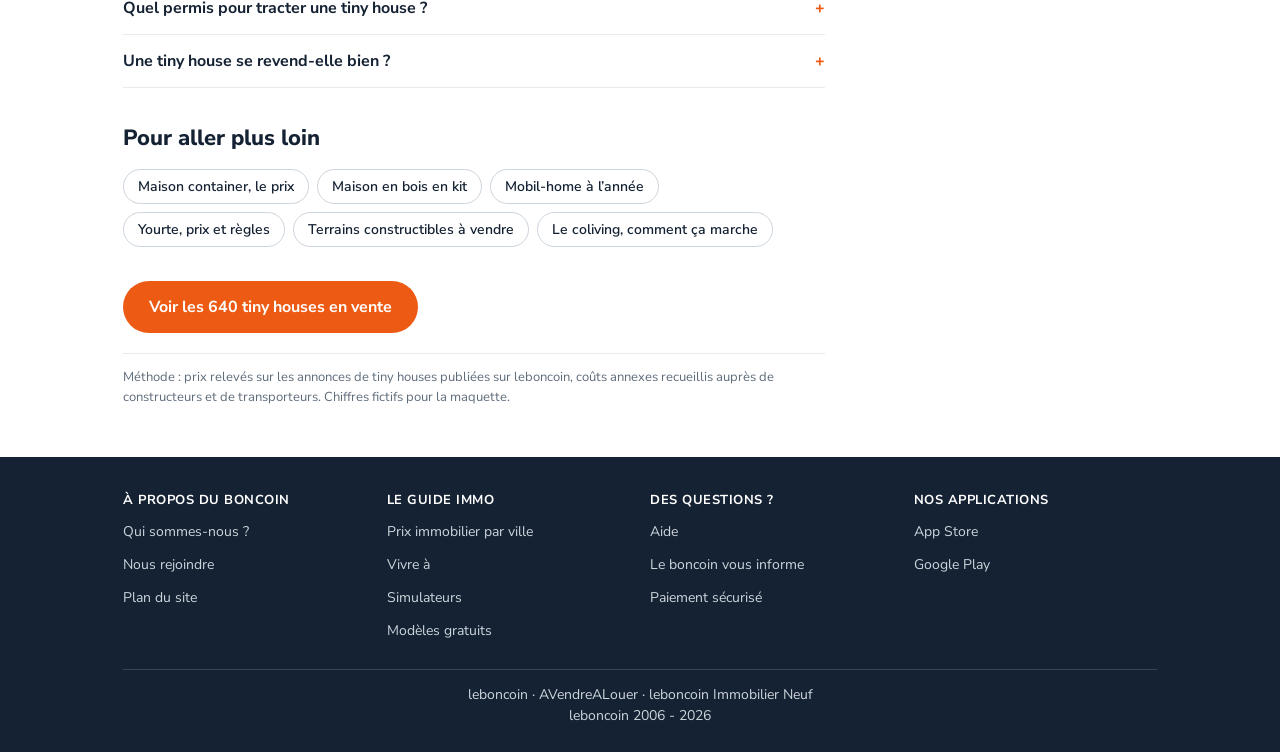
<file: t8.html>
<!doctype html><html lang="fr"><head><meta charset="utf-8"><meta name="viewport" content="width=device-width,initial-scale=1"><meta name="robots" content="noindex,nofollow">
<title>Tiny house, combien ça coûte vraiment ? Prix et annonces | leboncoin</title><link rel="preconnect" href="https://fonts.googleapis.com"><link href="https://fonts.googleapis.com/css2?family=Nunito+Sans:wght@400;600;700;800&display=swap" rel="stylesheet"><link rel="stylesheet" href="style.css"></head><body>
<div class="proto">Maquette datashake pour leboncoin, chiffres fictifs. <a href="index.html">Toutes les maquettes</a></div>
<header class="top"><div class="wrap row"><svg width="164" height="30" viewBox="0 0 164 30" xmlns="http://www.w3.org/2000/svg"  class="logo"><path fill="currentColor" fill-rule="evenodd" clip-rule="evenodd" d="M41.1935 25.077C43.7647 25.0728 45.3528 23.0338 45.3528 20.0045C45.3528 16.9725 43.769 14.9392 41.2007 14.9392C38.6323 14.9392 37.0556 16.9653 37.0556 20.0045C37.0556 23.0409 38.6295 25.0728 41.1935 25.077ZM43.1198 10.0236C48.0211 10.0236 51.2529 14.2472 51.3242 19.9332C51.3242 25.712 47.9426 29.9926 42.9842 29.9926C40.4887 30.0482 38.1457 28.7954 36.8059 26.6894H36.7274V29.6216H31.3482V3.88099C31.3482 1.91906 32.6538 0.691957 34.2019 0.691957C35.75 0.691957 37.0556 1.91906 37.0556 3.88099V13.0557H37.1341C38.5174 11.1316 40.7505 10.0008 43.1198 10.0236ZM62.9246 25.077C65.5001 25.077 67.0697 23.0366 67.0697 20.0045C67.0697 16.9725 65.5001 14.9392 62.9246 14.9392C60.3492 14.9392 58.7796 16.9653 58.7796 20.0045C58.7796 23.0438 60.3492 25.077 62.9246 25.077ZM62.9246 10.0236C68.9888 10.0236 72.9127 14.1687 72.9127 20.0117C72.9127 25.8547 68.9959 29.9997 62.9246 29.9997C56.8533 29.9997 52.9366 25.8547 52.9366 20.0117C52.9366 14.1687 56.8533 10.0236 62.9246 10.0236ZM139.155 10.0239C140.724 10.0239 142.03 11.251 142.058 13.213V29.6219H136.301V13.213C136.301 11.251 137.579 10.0239 139.155 10.0239ZM139.155 0C141.086 0 142.65 1.56527 142.65 3.49581C142.65 5.42636 141.086 6.99163 139.155 6.99163H139.153C137.223 6.99091 135.658 5.42564 135.659 3.4951C135.659 1.56455 137.225 0 139.155 0ZM157.162 10.0239C161.158 10.0239 163.304 12.8627 163.304 17.1654V29.6219H157.547V18.7777C157.547 16.245 156.355 15.4032 154.858 15.4032C152.631 15.4032 150.941 17.2795 150.941 21.2747V29.6219H145.183V13.0346C145.183 11.1511 146.417 10.0382 147.873 10.0382C149.329 10.0382 150.555 11.1511 150.555 13.0346V13.748H150.634C152 11.4408 154.481 10.0254 157.162 10.0239ZM123.866 25.077C126.441 25.077 128.018 23.0366 128.018 20.0045C128.018 16.9725 126.435 14.9392 123.866 14.9392C121.298 14.9392 119.721 16.9653 119.721 20.0045C119.721 23.0438 121.298 25.077 123.866 25.077ZM123.866 10.0236C129.938 10.0236 133.854 14.1687 133.854 20.0117C133.854 25.8547 129.938 29.9997 123.866 29.9997C117.795 29.9997 113.878 25.8547 113.878 20.0117C113.878 14.1687 117.802 10.0236 123.866 10.0236ZM105.36 15.0179C102.863 15.0179 101.329 16.8586 101.329 20.012C101.329 23.1653 102.863 25.006 105.36 25.006C106.791 25.0645 108.137 24.3254 108.855 23.0869H108.927L113.115 25.7765C111.659 28.6159 108.619 30 105.166 30C99.1744 30 95.4859 25.8543 95.4859 20.012C95.4859 14.169 99.1744 10.0239 105.166 10.0239C108.619 10.0239 111.688 11.3937 113.115 14.2474L108.927 16.9364H108.855C108.137 15.6978 106.791 14.9594 105.36 15.0179ZM87.1959 10.0239C91.1911 10.0239 93.3379 12.8627 93.3528 17.1654V29.6219H87.5954V18.7777C87.5954 16.245 86.404 15.4032 84.9058 15.4032C82.6799 15.4032 80.9891 17.2795 80.9891 21.2747V29.6219H75.2246V13.0203C75.2246 11.1369 76.4374 10.0382 77.8999 10.0382C79.3625 10.0382 80.5896 11.1511 80.5896 13.0346V13.748H80.668C82.0328 11.4394 84.5141 10.0239 87.1959 10.0239ZM15.6884 18.87C15.7055 19.6013 15.8353 20.3262 16.0736 21.0182L22.4945 16.2589C21.9138 15.1873 20.773 14.5402 19.5552 14.5895C17.7359 14.5895 15.6884 15.9592 15.6884 18.87ZM21.2674 25.2909C23.3485 25.1718 25.2148 23.9689 26.1829 22.124L29.9713 24.8629C28.523 27.8093 25.5694 29.9924 20.5754 29.9924C18.2125 29.9882 15.9309 29.1263 14.1545 27.5668C11.6432 29.2362 9.5029 29.9496 7.36261 29.9496C3.04635 29.9496 0 27.0602 0 22.7226V3.83091C0 1.87611 1.29844 0.649008 2.85373 0.649008C4.40901 0.649008 5.70745 1.87611 5.70745 3.83091V22.2446C5.70745 24.0995 6.52076 25.0983 8.22586 25.0983C9.15332 25.0983 10.1593 24.5632 11.4648 23.8498C10.8413 22.3666 10.526 20.7721 10.5374 19.1626C10.5374 15.0889 13.441 10.0242 19.5409 10.0242C24.8274 10.0242 27.6669 13.0984 28.8512 16.958L18.6705 24.2643C19.3689 24.9328 20.3007 25.3016 21.2674 25.2909Z"></path></svg><a class="btn btn-main" href="#">⊕ Déposer une annonce</a><div class="search"><span>Rechercher sur leboncoin</span><b>⌕</b></div>
<div class="icons"><div><i>🔔</i>Mes recherches</div><div><i>♡</i>Favoris</div><div><i>💬</i>Messages</div><div><i>👤</i>Se connecter</div></div></div>
<div class="wrap cats"><span class="on">Immobilier</span><span>Véhicules</span><span>Matériel pro</span><span>Emploi</span><span>Mode</span><span>Maison &amp; Jardin</span><span>Famille</span><span>Électronique</span><span>Loisirs</span><span>Autres</span></div></header>
<main class="wrap"><div class="crumb"><a href="#">Accueil</a> › <a href="#">Immobilier</a> › <a href="#">Habitats</a> › Tiny house</div>
<h1>Tiny house, combien ça coûte vraiment ?</h1><p class="lead">Les prix relevés sur les tiny houses en vente sur leboncoin, neuves et d’occasion, le coût réel poste par poste et les règles à connaître avant d’acheter.</p><div class="byline"><div class="av">lbc</div><div>Par <b>la rédaction leboncoin immo</b>, relu par un constructeur partenaire<br>Mis à jour le 1er novembre 2026</div></div>
<div class="layout"><div>
<section class="kpis"><div class="kpi hot"><b>41 500 €</b><span>prix médian</span></div><div class="kpi"><b>19 à 38 k€</b><span>d’occasion</span></div><div class="kpi"><b>38 à 64 k€</b><span>neuve</span></div><div class="kpi"><b>640</b><span>annonces en France</span></div></section>
<section class="retenir"><h3>À retenir</h3><ul><li>Une tiny house neuve coûte entre 38 000 et 64 000 €, d’occasion à partir de 19 000 €.</li><li>Terrain, raccordements et transport ajoutent 5 000 € sur un terrain loué, et souvent plus de 40 000 € avec un terrain acheté.</li><li>Il faut un terrain et, au-delà de 3 mois par an, une déclaration en mairie.</li><li>Comptez 2 000 à 5 000 € de raccordement.</li></ul></section>
<section><h2>Combien coûte une tiny house, maison seule ?</h2><p>D’après les annonces leboncoin, une tiny house se vend 41 500 € en prix médian. Ce chiffre recouvre deux marchés bien distincts. Les modèles neufs, livrés par un constructeur, coûtent de 38 000 à 64 000 € pour 15 à 25 m². Les tiny houses d’occasion, souvent autoconstruites ou revendues après quelques années, démarrent à 19 000 € et dépassent rarement 38 000 €.</p><p style="margin-top:12px">Trois critères font varier le prix. La longueur d’abord, de 6 à 8 mètres en général, chaque mètre ajoutant 4 000 à 6 000 €. L’autonomie ensuite, avec panneaux solaires, batteries et toilettes sèches. La finition enfin, du bardage en douglas brut à la cuisine équipée sur mesure.</p></section>
<section><h2>Combien de temps dure une tiny house ?</h2><p>Une tiny house bien construite et bien entretenue dure 30 à 50 ans, comme une maison à ossature bois. Sa durée de vie tient à trois éléments. L’ossature, souvent en épicéa ou en douglas, ne craint rien tant qu’elle reste au sec. Le bardage extérieur demande un saturateur tous les deux à cinq ans selon l’exposition. La remorque, en acier galvanisé, se surveille comme celle d’une caravane, avec les pneus, les freins et les points d’attache.</p><p style="margin-top:12px">Le vrai ennemi est l’humidité. Dans 20 m², une famille produit plusieurs litres de vapeur d’eau par jour en cuisinant, en se douchant et en respirant. Sans ventilation efficace, la condensation s’installe dans les angles et sous la mezzanine. Une VMC ou une ventilation double flux compacte coûte 800 à 2 500 € et prolonge nettement la vie de la maison.</p><p style="margin-top:12px">Pour une tiny house d’occasion, l’âge compte moins que l’entretien. D’après les annonces leboncoin, une tiny house de cinq ans en bon état se revend souvent 70 à 80 % de son prix neuf. Avant d’acheter, demandez l’année de construction, la marque de la remorque, la date du dernier changement de pneus et l’historique des déplacements. Une tiny house qui a beaucoup roulé a davantage sollicité ses assemblages qu’une maison posée depuis des années sur le même terrain. Passez la main sous l’évier et autour des fenêtres, une trace d’humidité ancienne se repère vite.</p></section>
<section><h2>Tiny house en kit ou clé en main ?</h2><p>Il existe trois façons de devenir propriétaire, avec des budgets et des délais très différents.</p><table style="margin-top:14px"><tr><th>Formule</th><th class="num">Budget</th><th>Délai</th><th>Pour qui</th></tr><tr><td>Autoconstruction</td><td class="num">20 000 à 35 000 €</td><td>6 à 18 mois</td><td>Bricoleurs confirmés</td></tr><tr><td>Kit hors d’eau, hors d’air</td><td class="num">25 000 à 40 000 €</td><td>3 à 9 mois</td><td>Finitions faites soi-même</td></tr><tr><td>Clé en main</td><td class="num">38 000 à 64 000 €</td><td>3 à 6 mois d’attente</td><td>Projet sans chantier</td></tr></table><p style="margin-top:14px">L’autoconstruction demande 800 à 1 500 heures de travail. Le budget comprend les plans, de 200 à 500 €, une remorque spécifique de 5 000 à 8 000 € et les matériaux. Le kit livre une structure fermée, avec toiture, fenêtres et porte, et vous laisse l’isolation, l’électricité, la plomberie et l’aménagement. Le clé en main est prêt à habiter, avec une garantie du constructeur à demander par écrit.</p><p style="margin-top:12px">Faites contrôler l’électricité si vous la posez vous-même. Une attestation de conformité Consuel est demandée pour un raccordement au réseau, même pour une petite installation.</p></section>
<section><h2>Quel est le budget total, poste par poste ?</h2><p>Le prix affiché dans l’annonce n’est qu’une partie de la facture. Pour habiter une tiny house, il faut la poser quelque part, la raccorder et l’acheminer. Voici les fourchettes relevées pour un projet complet.</p>
<table style="margin-top:14px"><tr><th>Poste</th><th class="num">Fourchette</th><th>Ce qui fait varier</th></tr><tr><td>Structure neuve, remorque comprise</td><td class="num">38 000 à 64 000 €</td><td>Longueur, isolation, finitions</td></tr><tr><td>Structure d’occasion</td><td class="num">19 000 à 38 000 €</td><td>Âge, état de la remorque</td></tr><tr><td>Terrain à acheter</td><td class="num">8 000 à 60 000 €</td><td>Zone rurale ou périurbaine, constructible ou non</td></tr><tr><td>Terrain en location</td><td class="num">100 à 400 €/mois</td><td>Jardin de particulier ou terrain aménagé</td></tr><tr><td>Raccordements eau et électricité</td><td class="num">2 000 à 5 000 €</td><td>Distance aux réseaux</td></tr><tr><td>Assainissement individuel</td><td class="num">5 000 à 10 000 €</td><td>Sans tout-à-l’égout, ou toilettes sèches</td></tr><tr><td>Transport par un professionnel</td><td class="num">1 000 à 3 000 €</td><td>Distance, accès au terrain</td></tr><tr><td>Plots, terrasse, abri</td><td class="num">1 500 à 6 000 €</td><td>Ce que vous faites vous-même</td></tr></table>
<p style="margin-top:14px">Exemple concret. Une tiny house neuve à 52 000 €, posée sur un terrain loué 200 € par mois dans le jardin d’un particulier, avec 3 500 € de raccordements et 1 800 € de transport, revient à 59 700 € la première année, location comprise et hors assainissement. Le même projet sur un terrain acheté 35 000 € dépasse 92 000 €.</p></section>
<div class="soft" style="margin:0 0 34px"><h3 style="margin-bottom:6px">Calculez votre budget tiny house</h3><p style="margin-bottom:12px;color:#3c4a5a">Neuve ou d’occasion, terrain acheté ou loué, nous additionnons tous les postes pour vous.</p><a class="btn btn-main" href="#">Lancer le calcul</a></div>
<section><h2>Où installer une tiny house et quelles autorisations demander ?</h2><p>C’est la question qui bloque le plus de projets. La réponse dépend d’un point simple, votre tiny house garde-t-elle ses roues ou non ?</p>
<div class="two" style="margin-top:14px"><div class="card"><h3>Sur roues, elle reste mobile</h3><ul style="margin:8px 0 0 18px;color:#3c4a5a"><li>Elle est considérée comme une résidence mobile.</li><li>Moins de 3 mois par an sur un terrain, pas d’autorisation d’urbanisme, avec l’accord du propriétaire et selon le règlement de la commune.</li><li>Plus de 3 mois par an, consécutifs ou non, une déclaration préalable en mairie.</li><li>Elle doit pouvoir repartir à tout moment, roues et timon conservés.</li></ul></div><div class="card"><h3>Sans roues, elle devient une construction</h3><ul style="margin:8px 0 0 18px;color:#3c4a5a"><li>Elle suit les règles d’une maison.</li><li>De 5 à 20 m² de surface de plancher, une déclaration préalable.</li><li>Au-delà de 20 m², un permis de construire.</li><li>Le terrain doit être constructible au plan local d’urbanisme.</li></ul></div></div>
<h3 style="margin:22px 0 8px">Quel terrain choisir ?</h3><p>Un terrain constructible reste la solution la plus sûre pour y vivre à l’année. Sur un terrain agricole ou naturel, l’installation est en principe refusée, sauf dans les secteurs que la commune a délimités pour l’habitat léger. Un terrain de loisirs ne permet pas d’y habiter en permanence. Avant tout achat, demandez un certificat d’urbanisme à la mairie, il est gratuit et vous dit ce qui est possible sur la parcelle.</p>
<h3 style="margin:18px 0 8px">Et pour la transporter ?</h3><p>Une tiny house sur remorque pèse souvent entre 2,5 et 3,5 tonnes. Pour la tracter vous-même, il faut un véhicule capable de la tirer et, dans la plupart des cas, le permis BE. Au-delà de 2,55 m de large, le déplacement relève du convoi exceptionnel. La plupart des acheteurs confient donc le trajet à un transporteur.</p>
<ol class="steps" style="margin-top:18px"><li><div><b>Vérifiez le terrain</b> avec un certificat d’urbanisme, gratuit, délivré en un à deux mois.</div></li><li><div><b>Déposez votre déclaration</b> en mairie si vous restez plus de 3 mois par an.</div></li><li><div><b>Faites chiffrer les raccordements</b> auprès des gestionnaires de réseaux.</div></li><li><div><b>Organisez le transport</b> et l’accès au terrain, en vérifiant la largeur des chemins.</div></li></ol></section>
<blockquote>« Neuf projets bloqués sur dix que je vois, c’est un problème de terrain, pas de maison. Passez en mairie avant de signer quoi que ce soit. »<footer>Camille R., constructrice de tiny houses en Loire-Atlantique</footer></blockquote>
<section style="margin-top:34px"><h2>Tiny house, mobil-home ou maison en bois, que choisir ?</h2><p>La tiny house n’est pas l’habitat léger le moins cher. Elle se place entre le mobil-home et la maison container. D’après les annonces leboncoin, voici comment les prix et les usages se comparent.</p>
<table style="margin-top:14px"><tr><th>Habitat</th><th class="num" style="white-space:nowrap">Prix médian</th><th>Surface type</th><th>Usage</th><th class="num">Annonces</th></tr><tr><td>Mobil-home</td><td class="num">28 000 €</td><td>25 à 40 m²</td><td>Surtout camping, loisirs</td><td class="num"><a href="#">5 120</a></td></tr><tr><td>Tiny house</td><td class="num">41 500 €</td><td>15 à 25 m²</td><td>Résidence principale ou secondaire</td><td class="num"><a href="#">640</a></td></tr><tr><td>Maison container</td><td class="num">96 000 €</td><td>30 à 60 m²</td><td>Permis de construire, terrain constructible</td><td class="num"><a href="#">212</a></td></tr><tr><td>Maison en bois</td><td class="num">189 000 €</td><td>80 à 120 m²</td><td>Résidence principale, terrain inclus ou non</td><td class="num"><a href="#">3 480</a></td></tr></table>
<p style="margin-top:14px">La tiny house garde un avantage unique, elle peut déménager avec vous. Le mobil-home coûte moins cher mais se prête mal à une vie à l’année hors camping. La maison container et la maison en bois offrent plus de place, avec des démarches d’une maison classique.</p></section>
<section><h2>Les tiny houses en vente en ce moment</h2><div class="ads"><a class="ad" href="#"><div class="ph" style="--a:#d9cfc4;--b:#b9ab9c"></div><div class="p">36 000 €</div><h3>Tiny house 18 m², 2021</h3><small>Annecy (74)</small></a><a class="ad" href="#"><div class="ph" style="--a:#cbd3dc;--b:#9fb0c2"><span class="badge">Neuve</span></div><div class="p">52 000 €</div><h3>Tiny house neuve, 22 m²</h3><small>Nantes (44)</small></a><a class="ad" href="#"><div class="ph" style="--a:#d6d9c8;--b:#aeb39a"></div><div class="p">29 500 €</div><h3>Tiny house nomade, 15 m²</h3><small>Bordeaux (33)</small></a><a class="ad" href="#"><div class="ph" style="--a:#e2d2c4;--b:#c3a98f"><span class="badge">Avec terrain</span></div><div class="p">68 000 €</div><h3>Tiny house sur terrain</h3><small>Vannes (56)</small></a></div>
<div class="ads" style="margin-top:14px"><a class="ad" href="#"><div class="ph" style="--a:#d6d9c8;--b:#aeb39a"><span class="badge">Autonome</span></div><div class="p">47 000 €</div><h3>Tiny house solaire, 20 m²</h3><small>Die (26)</small></a><a class="ad" href="#"><div class="ph" style="--a:#e2d2c4;--b:#c3a98f"></div><div class="p">24 000 €</div><h3>Tiny house autoconstruite, 14 m²</h3><small>Rennes (35)</small></a><a class="ad" href="#"><div class="ph" style="--a:#cbd3dc;--b:#9fb0c2"><span class="badge">Neuve</span></div><div class="p">61 000 €</div><h3>Tiny house 7,2 m, mezzanine</h3><small>Clermont-Ferrand (63)</small></a><a class="ad" href="#"><div class="ph" style="--a:#d9cfc4;--b:#b9ab9c"></div><div class="p">33 500 €</div><h3>Tiny house 2019, 17 m²</h3><small>Toulouse (31)</small></a></div>
<p style="margin-top:16px"><a class="btn btn-main btn-lg" href="#">Voir les 640 tiny houses en vente</a> <a class="btn btn-ghost btn-lg" href="#">Créer une alerte</a></p></section>
<section><h2>Comment acheter une tiny house d’occasion sans se tromper ?</h2><p>Une tiny house d’occasion fait gagner 15 000 à 25 000 €. Elle demande en échange une visite attentive.</p><ul style="margin:8px 0 0 18px"><li><b>La remorque.</b> Demandez la carte grise, vérifiez le poids total autorisé et l’état des pneus, des freins et de l’essieu.</li><li><b>L’humidité.</b> Regardez sous l’évier, autour des fenêtres et dans la mezzanine, là où la condensation s’accumule.</li><li><b>L’isolation.</b> Une tiny house mal isolée devient vite inconfortable l’hiver. Demandez l’épaisseur et le type d’isolant.</li><li><b>Les factures.</b> Matériaux, électricité, poêle, elles prouvent la qualité de la construction.</li></ul><p style="margin-top:12px">Sur leboncoin, échangez avec le vendeur par la messagerie, demandez des photos de la remorque et proposez une visite avant tout paiement.</p></section>
<section><h2>Où acheter une tiny house d’occasion ?</h2><p>D’après les annonces leboncoin, six tiny houses sur dix en vente sont d’occasion. Elles se concentrent dans l’Ouest et dans le Sud, là où les constructeurs sont nombreux et où le climat est doux.</p><table style="margin-top:14px"><tr><th>Région</th><th class="num">Annonces</th><th class="num">Prix médian</th></tr><tr><td>Bretagne</td><td class="num"><a href="#">98</a></td><td class="num">39 000 €</td></tr><tr><td>Pays de la Loire</td><td class="num"><a href="#">87</a></td><td class="num">42 000 €</td></tr><tr><td>Auvergne-Rhône-Alpes</td><td class="num"><a href="#">82</a></td><td class="num">44 500 €</td></tr><tr><td>Occitanie</td><td class="num"><a href="#">76</a></td><td class="num">40 000 €</td></tr><tr><td>Nouvelle-Aquitaine</td><td class="num"><a href="#">71</a></td><td class="num">38 500 €</td></tr></table><p style="margin-top:14px">Le transport coûte 1 000 à 3 000 €, il vaut donc mieux chercher près de son terrain. Une tiny house à 400 kilomètres vendue 3 000 € de moins qu’une voisine ne fait pas toujours une bonne affaire.</p><p style="margin-top:12px">À la remise des clés, le vendeur vous donne le certificat d’immatriculation de la remorque, obligatoire au-delà de 500 kg, un certificat de cession et les factures. Faites ensuite immatriculer la remorque à votre nom. Payez par virement après la visite, jamais avant, et passez par la messagerie leboncoin pour garder une trace des échanges.</p></section>
<section><h2>Peut-on vivre en tiny house à l’année ?</h2><p>Oui, des milliers de Français le font. Trois conditions doivent être réunies.</p><ul style="margin:10px 0 0 18px"><li><b>Un terrain où l’habitat permanent est permis.</b> C’est le cas sur un terrain constructible, ou dans un secteur que la commune a ouvert aux habitats légers dans son plan local d’urbanisme. La loi ALUR de 2014 reconnaît ces résidences démontables comme un habitat permanent.</li><li><b>Une autorisation en mairie.</b> Une déclaration préalable au-delà de 3 mois par an pour une tiny house sur roues, et une autorisation propre aux résidences démontables dans les secteurs dédiés.</li><li><b>Un confort d’hiver.</b> 10 à 15 centimètres d’isolant dans les murs, un double vitrage et un petit poêle à bois ou un radiateur électrique suffisent pour 20 m².</li></ul><p style="margin-top:12px">Côté budget, une tiny house qui garde ses roues n’est en principe pas soumise à la taxe foncière, contrairement à une construction fixée au sol. Le terrain, lui, reste taxé. Pour l’adresse, la poste et les impôts, la tiny house se déclare comme une résidence principale classique.</p><p style="margin-top:12px">La vie en 20 m² demande de l’organisation. La plupart des habitants gardent un abri de jardin pour les outils, les vélos et les affaires de saison.</p></section>
<section><h2>Comment assurer une tiny house ?</h2><p>Une tiny house s’assure en deux temps, sur la route et une fois posée.</p><div class="two" style="margin-top:14px"><div class="card"><h3>Sur la route</h3><p style="margin-top:6px;color:#3c4a5a">Une remorque de plus de 750 kg doit avoir sa propre assurance, distincte de celle du véhicule qui la tracte. Si vous passez par un transporteur, demandez-lui son attestation et le plafond de garantie pour la marchandise transportée.</p></div><div class="card"><h3>Une fois posée</h3><p style="margin-top:6px;color:#3c4a5a">Une assurance habitation couvre l’incendie, le dégât des eaux, le vol et votre responsabilité civile. Tous les assureurs ne proposent pas de contrat pour une tiny house, comparez avant d’acheter.</p></div></div><p style="margin-top:14px">Comptez 150 à 400 € par an pour une tiny house en résidence principale, selon sa valeur, la région et les options. Les assureurs demandent souvent la facture du constructeur ou une estimation, des photos et l’attestation de conformité électrique. Une tiny house autoconstruite peut être plus difficile à assurer sans ces justificatifs. Gardez donc toutes vos factures de matériaux.</p></section>
<section><h2>Comment rendre une tiny house autonome en électricité ?</h2><p>Une tiny house consomme 3 à 5 kWh par jour, soit trois à quatre fois moins qu’une maison. C’est ce qui rend l’autonomie possible. Une installation type comprend 1,5 à 3 kWc de panneaux solaires, sur le toit ou au sol, des batteries lithium de 5 à 10 kWh et un onduleur. Comptez 6 000 à 15 000 € posés.</p><p style="margin-top:12px">En France, 1 kWc produit environ 1 100 à 1 400 kWh par an selon la région. L’été, la production dépasse largement les besoins. L’hiver, elle peut tomber à un quart de celle de juillet. Les habitants autonomes jouent donc sur plusieurs leviers.</p><ul style="margin:10px 0 0 18px"><li>Chauffage au bois plutôt qu’électrique.</li><li>Cuisson et eau chaude au gaz, avec une bouteille de 13 kg qui dure un à deux mois.</li><li>Appareils sobres, petit réfrigérateur économe et éclairage LED.</li><li>Un petit groupe électrogène ou un raccordement de secours pour les semaines grises.</li></ul><p style="margin-top:12px">L’autonomie complète a un coût. Si le réseau passe à moins de 100 mètres, le raccordement à 2 000 à 5 000 € reste souvent plus économique. Beaucoup de propriétaires combinent les deux, avec des panneaux en autoconsommation et le réseau en appoint.</p></section>
<section class="faq"><h2>Questions fréquentes</h2><details open><summary>Quel est le prix d’une tiny house ?</summary><p>41 500 € en prix médian sur leboncoin, de 19 000 € d’occasion à 64 000 € neuve. Ajoutez le terrain, les raccordements et le transport, soit de 5 000 € à plus de 40 000 € selon que le terrain est loué ou acheté.</p></details><details><summary>Où installer une tiny house ?</summary><p>Sur un terrain constructible de préférence, avec une déclaration en mairie au-delà de 3 mois par an. Demandez d’abord un certificat d’urbanisme.</p></details><details><summary>Faut-il un permis de construire pour une tiny house ?</summary><p>Non si elle garde ses roues, une déclaration préalable suffit au-delà de 3 mois par an. Sans roues, il faut un permis au-delà de 20 m² de surface de plancher.</p></details><details><summary>Peut-on vivre toute l’année dans une tiny house ?</summary><p>Oui, sur un terrain où l’habitat permanent est autorisé, avec une bonne isolation et un chauffage adapté.</p></details><details><summary>Quel permis pour tracter une tiny house ?</summary><p>Le plus souvent le permis BE, car l’ensemble voiture et remorque dépasse 4 250 kg. Beaucoup d’acheteurs passent par un transporteur, pour 1 000 à 3 000 €.</p></details><details><summary>Une tiny house se revend-elle bien ?</summary><p>Oui, le marché de l’occasion est actif, avec 640 annonces en France. Une tiny house bien entretenue garde une bonne partie de sa valeur.</p></details></section>
<section><h2>Pour aller plus loin</h2><div class="chips"><a class="chip" style="text-decoration:none" href="#">Maison container, le prix</a><a class="chip" style="text-decoration:none" href="#">Maison en bois en kit</a><a class="chip" style="text-decoration:none" href="#">Mobil-home à l’année</a><a class="chip" style="text-decoration:none" href="#">Yourte, prix et règles</a><a class="chip" style="text-decoration:none" href="#">Terrains constructibles à vendre</a><a class="chip" style="text-decoration:none" href="#">Le coliving, comment ça marche</a></div></section>
<p style="margin:0 0 20px"><a class="btn btn-main btn-lg" href="#">Voir les 640 tiny houses en vente</a></p>
<p class="method">Méthode : prix relevés sur les annonces de tiny houses publiées sur leboncoin, coûts annexes recueillis auprès de constructeurs et de transporteurs. Chiffres fictifs pour la maquette.</p>
</div><aside class="side"><div class="card"><h3>Vous vendez une tiny house ?</h3><p>Publiez votre annonce gratuitement.</p><a class="btn btn-main" href="#">Déposer une annonce</a></div><div class="card"><h3>Il vous manque le terrain ?</h3><p>Plus de 18 000 terrains constructibles en vente sur leboncoin.</p><a class="btn btn-main" href="#">Voir les terrains</a></div><div class="card links"><h3>À lire aussi</h3><a href=#>Maison container, le prix</a><a href=#>Maison en bois en kit</a><a href=#>Le coliving, comment ça marche</a></div></aside></div></main><footer class="site"><div class="wrap"><div class="cols">
<div><h4>À propos du boncoin</h4><p>Qui sommes-nous ?</p><p style="margin-top:12px">Nous rejoindre</p><p style="margin-top:12px">Plan du site</p></div>
<div><h4>Le guide immo</h4><p>Prix immobilier par ville</p><p style="margin-top:12px">Vivre à</p><p style="margin-top:12px">Simulateurs</p><p style="margin-top:12px">Modèles gratuits</p></div>
<div><h4>Des questions ?</h4><p>Aide</p><p style="margin-top:12px">Le boncoin vous informe</p><p style="margin-top:12px">Paiement sécurisé</p></div>
<div><h4>Nos applications</h4><p>App Store</p><p style="margin-top:12px">Google Play</p></div></div>
<div class="sis">leboncoin · AVendreALouer · leboncoin Immobilier Neuf<br>leboncoin 2006 - 2026</div></div></footer></body></html>
</file>
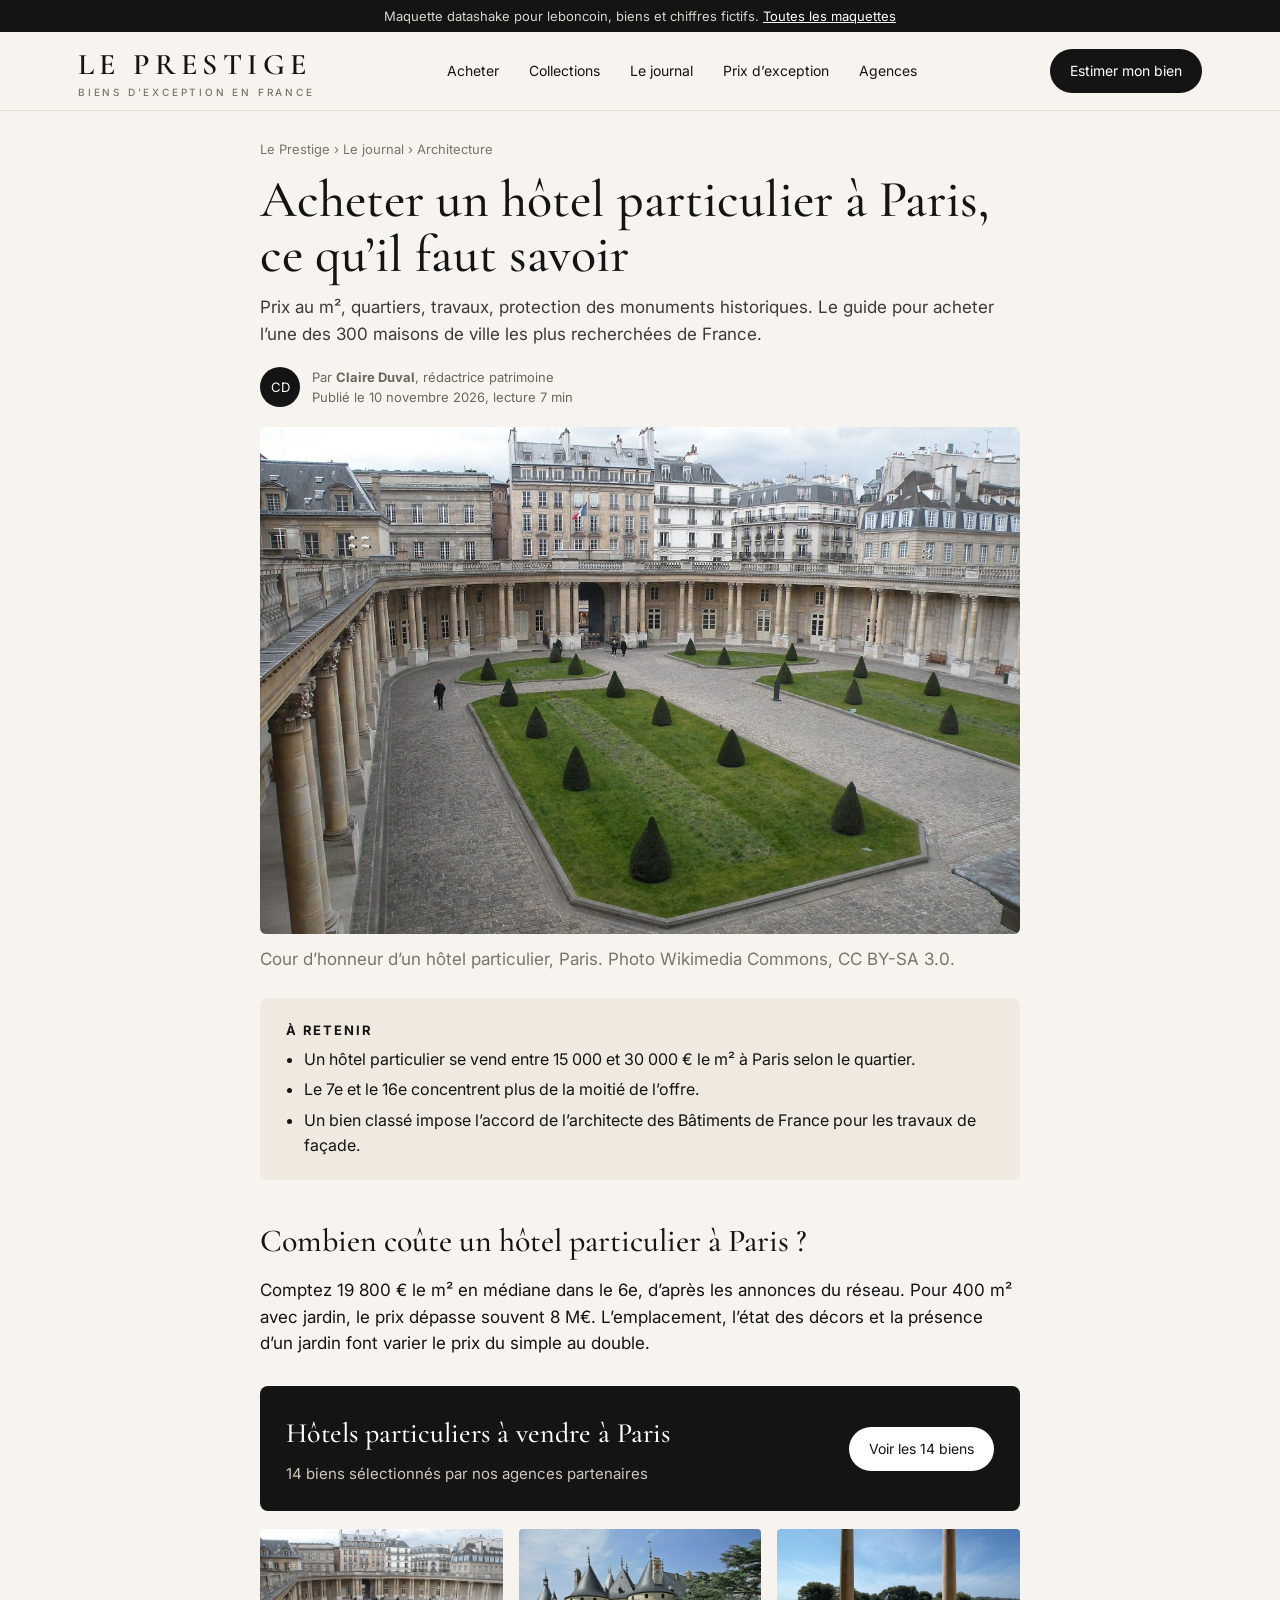
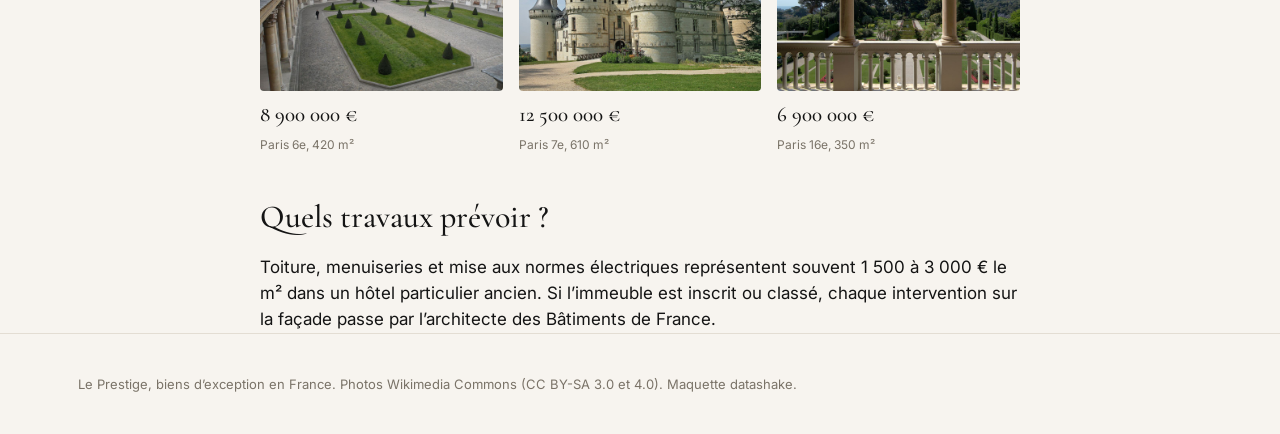
<file: prestige/hotel-particulier-paris.html>
<!doctype html><html lang="fr"><head><meta charset="utf-8"><meta name="viewport" content="width=device-width,initial-scale=1"><meta name="robots" content="noindex,nofollow"><link href="https://fonts.googleapis.com/css2?family=Cormorant+Garamond:wght@500;600&family=Inter:wght@400;500&display=swap" rel="stylesheet"><link rel="stylesheet" href="style.css"><title>Acheter un hôtel particulier à Paris, ce qu’il faut savoir | Le Prestige</title></head><body><div class="proto">Maquette datashake pour leboncoin, biens et chiffres fictifs. <a href="../index.html">Toutes les maquettes</a></div><header><div class="wrap nav"><a href="index.html" style="text-decoration:none" class="brand">LE PRESTIGE<small>BIENS D’EXCEPTION EN FRANCE</small></a><nav class="menu"><a href="#">Acheter</a><a href="#">Collections</a><a href="#">Le journal</a><a href="#">Prix d’exception</a><a href="#">Agences</a></nav><a class="cta" href="#">Estimer mon bien</a></div></header>
<main class="wrap"><article class="article"><div class="crumb">Le Prestige › Le journal › Architecture</div><h1>Acheter un hôtel particulier à Paris, ce qu’il faut savoir</h1><p class="lead">Prix au m², quartiers, travaux, protection des monuments historiques. Le guide pour acheter l’une des 300 maisons de ville les plus recherchées de France.</p>
<div class="by"><div class="av">CD</div><div>Par <b>Claire Duval</b>, rédactrice patrimoine<br>Publié le 10 novembre 2026, lecture 7 min</div></div>
<img class="hero-img" src="../img/prestige/p1.jpg" alt="Cour d’honneur d’un hôtel particulier, Paris"><p class="cap">Cour d’honneur d’un hôtel particulier, Paris. Photo Wikimedia Commons, CC BY-SA 3.0.</p>
<div class="box"><h3>À retenir</h3><ul><li>Un hôtel particulier se vend entre 15 000 et 30 000 € le m² à Paris selon le quartier.</li><li>Le 7e et le 16e concentrent plus de la moitié de l’offre.</li><li>Un bien classé impose l’accord de l’architecte des Bâtiments de France pour les travaux de façade.</li></ul></div>
<h2>Combien coûte un hôtel particulier à Paris ?</h2><p>Comptez 19 800 € le m² en médiane dans le 6e, d’après les annonces du réseau. Pour 400 m² avec jardin, le prix dépasse souvent 8 M€. L’emplacement, l’état des décors et la présence d’un jardin font varier le prix du simple au double.</p>
<div class="ins"><div><h3>Hôtels particuliers à vendre à Paris</h3><p style="margin:6px 0 0;color:#cfc8bd;font-size:15px">14 biens sélectionnés par nos agences partenaires</p></div><a href="#">Voir les 14 biens</a></div>
<div class="mini"><a href="#" style="text-decoration:none"><img src="../img/prestige/p1.jpg" alt=""><b>8 900 000 €</b><small>Paris 6e, 420 m²</small></a><a href="#" style="text-decoration:none"><img src="../img/prestige/p3.jpg" alt=""><b>12 500 000 €</b><small>Paris 7e, 610 m²</small></a><a href="#" style="text-decoration:none"><img src="../img/prestige/p4.jpg" alt=""><b>6 900 000 €</b><small>Paris 16e, 350 m²</small></a></div>
<h2>Quels travaux prévoir ?</h2><p>Toiture, menuiseries et mise aux normes électriques représentent souvent 1 500 à 3 000 € le m² dans un hôtel particulier ancien. Si l’immeuble est inscrit ou classé, chaque intervention sur la façade passe par l’architecte des Bâtiments de France.</p>
</article></main><footer><div class="wrap">Le Prestige, biens d’exception en France. Photos Wikimedia Commons (CC BY-SA 3.0 et 4.0). Maquette datashake.</div></footer></body></html>
</file>
<file: prestige/style.css>
*{box-sizing:border-box;margin:0;padding:0}body{font-family:Inter,system-ui,sans-serif;color:#141414;background:#f7f4ef;line-height:1.55}
a{color:inherit}img{display:block;max-width:100%}
.proto{background:#141414;color:#d9d4cb;font-size:13px;text-align:center;padding:6px}.proto a{color:#fff}
.wrap{max-width:1180px;margin:0 auto;padding:0 28px}
header{background:#f7f4ef;border-bottom:1px solid #e3ddd3}.nav{display:flex;align-items:center;justify-content:space-between;height:78px}
.brand{font-family:'Cormorant Garamond',serif;font-size:30px;letter-spacing:.18em;font-weight:600}.brand small{display:block;font-family:Inter;font-size:10px;letter-spacing:.28em;color:#7a7368;font-weight:500;margin-top:-4px}
.menu{display:flex;gap:30px;font-size:14px}.menu a{text-decoration:none}.cta{background:#141414;color:#fff;border-radius:999px;padding:11px 20px;font-size:14px;text-decoration:none}
.hero{position:relative;height:560px;overflow:hidden}.hero img{width:100%;height:100%;object-fit:cover}.hero .in{position:absolute;inset:0;background:linear-gradient(90deg,rgba(0,0,0,.62),rgba(0,0,0,.05));color:#fff;display:flex;flex-direction:column;justify-content:center;padding:0 64px}
.hero h1{font-family:'Cormorant Garamond',serif;font-size:62px;line-height:1.02;font-weight:500;max-width:620px}.hero p{max-width:520px;margin-top:16px;font-size:17px;color:#eee}
.search{margin-top:28px;background:#fff;border-radius:999px;display:flex;align-items:center;max-width:560px;padding:6px 6px 6px 22px;color:#555;font-size:14px;justify-content:space-between}.search b{background:#141414;color:#fff;border-radius:999px;padding:11px 20px;font-weight:500}
section{padding:56px 0}h2{font-family:'Cormorant Garamond',serif;font-size:40px;font-weight:500;margin-bottom:8px}.sub{color:#6b655c;margin-bottom:26px}
.chips{display:flex;gap:10px;flex-wrap:wrap;margin-bottom:26px}.chip{border:1px solid #141414;border-radius:999px;padding:8px 16px;font-size:14px;text-decoration:none}.chip.on{background:#141414;color:#fff}
.grid{display:grid;grid-template-columns:repeat(3,1fr);gap:26px}.bien img{aspect-ratio:3/2;object-fit:cover;border-radius:4px}.bien .p{font-family:'Cormorant Garamond',serif;font-size:26px;margin-top:12px}.bien h3{font-size:15px;font-weight:500}.bien small{color:#7a7368;font-size:13px}
.journal{display:grid;grid-template-columns:1.4fr 1fr 1fr;gap:26px}.art img{aspect-ratio:4/3;object-fit:cover;border-radius:4px}.art .t{font-size:12px;letter-spacing:.14em;text-transform:uppercase;color:#7a7368;margin-top:12px}.art h3{font-family:'Cormorant Garamond',serif;font-size:26px;font-weight:500;line-height:1.15;margin-top:4px}
.baro{background:#141414;color:#fff}.baro h2{color:#fff}.baro .sub{color:#b8b1a6}.bt{width:100%;border-collapse:collapse}.bt td,.bt th{padding:14px 0;border-bottom:1px solid #333;text-align:left;font-size:15px}.bt th{color:#b8b1a6;font-weight:500;font-size:13px}.bt .n{text-align:right;font-family:'Cormorant Garamond',serif;font-size:22px}
footer{padding:40px 0;color:#7a7368;font-size:13px;border-top:1px solid #e3ddd3}
.article{max-width:760px;margin:0 auto}.crumb{font-size:13px;color:#7a7368;margin:28px 0 14px}.article h1{font-family:'Cormorant Garamond',serif;font-size:52px;line-height:1.05;font-weight:500}.lead{font-size:19px;color:#3d3a35;margin-top:14px}.by{display:flex;gap:12px;align-items:center;font-size:13px;color:#6b655c;margin:20px 0}.av{width:40px;height:40px;border-radius:50%;background:#141414;color:#fff;display:flex;align-items:center;justify-content:center;font-size:13px}
.article .hero-img{border-radius:6px;aspect-ratio:3/2;object-fit:cover;width:100%}.cap{font-size:12px;color:#7a7368;margin-top:6px}
.article h2{font-size:32px;margin-top:36px}.article p{margin-top:12px;font-size:17px}.box{background:#efe9df;border-radius:8px;padding:22px 26px;margin-top:26px}.box h3{font-size:13px;letter-spacing:.14em;text-transform:uppercase}.box li{margin:6px 0 0 18px}
.ins{background:#141414;color:#fff;border-radius:8px;padding:26px;margin-top:30px;display:flex;justify-content:space-between;align-items:center;gap:20px}.ins h3{font-family:'Cormorant Garamond',serif;font-size:28px;font-weight:500}.ins a{background:#fff;color:#141414;border-radius:999px;padding:11px 20px;text-decoration:none;font-size:14px;white-space:nowrap}
.mini{display:grid;grid-template-columns:repeat(3,1fr);gap:16px;margin-top:18px}.mini img{aspect-ratio:3/2;object-fit:cover;border-radius:4px}.mini b{font-family:'Cormorant Garamond',serif;font-size:21px;display:block;margin-top:8px;font-weight:500}.mini small{color:#7a7368;font-size:12px}
@media(max-width:800px){.brand{font-size:22px;letter-spacing:.12em;white-space:nowrap}.brand small{display:none}.cta{padding:8px 14px;font-size:13px;white-space:nowrap}.nav{height:64px}.menu{display:none}.hero{height:520px}.hero .in{padding:0 22px}.hero h1{font-size:42px}.grid,.journal,.mini{grid-template-columns:1fr}.article h1{font-size:38px}.ins{flex-direction:column;align-items:flex-start}}
</file>
<file: style.css>
*{box-sizing:border-box;margin:0;padding:0}
body{font-family:'Nunito Sans',system-ui,sans-serif;color:#152233;background:#fff;font-size:16px;line-height:1.5}
a{color:inherit}
.wrap{max-width:1066px;margin:0 auto;padding:0 16px}
.proto{background:#152233;color:#fff;font-size:13px;text-align:center;padding:6px 10px}
.proto a{color:#fff}
header.top{border-bottom:1px solid #e6ebef;background:#fff;position:sticky;top:0;z-index:5}
.top .row{display:flex;align-items:center;gap:20px;height:72px}
.logo{color:#ec5a13;width:164px;height:30px;flex:none}
.btn{display:inline-flex;align-items:center;gap:8px;border:0;border-radius:9999px;font:inherit;font-weight:700;cursor:pointer;text-decoration:none;white-space:nowrap}
.btn-main{background:#ec5a13;color:#fff;padding:10px 18px;font-size:15px}
.btn-main:hover{background:#d14e10}
.btn-ghost{background:#fff;color:#152233;border:1px solid #152233;padding:9px 18px;font-size:15px}
.btn-lg{padding:14px 26px;font-size:16px}
.search{flex:1;display:flex;align-items:center;background:#f4f6f7;border-radius:12px;height:44px;padding:0 6px 0 16px;color:#5f6c7a;font-size:15px;max-width:320px}
.search span{flex:1}.search b{width:34px;height:34px;border-radius:10px;background:#ec5a13;display:grid;place-items:center;color:#fff;font-size:14px}
.icons{display:flex;gap:22px;margin-left:auto;font-size:12px;text-align:center}
.icons div{display:flex;flex-direction:column;align-items:center;gap:4px}
.icons i{font-style:normal;font-size:18px;line-height:1}
.cats{display:flex;gap:16px;font-size:15px;padding:10px 0;white-space:nowrap;overflow:auto}
.cats span+span:before{content:"·";margin-right:16px;color:#9aa5b1}
.cats .on{font-weight:700;color:#ec5a13}
.crumb{font-size:13px;color:#5f6c7a;padding:18px 0 6px}
.crumb a{text-decoration:underline}
h1{font-size:32px;line-height:1.2;font-weight:800;margin:6px 0 10px}
h2{font-size:22px;font-weight:800;margin:0 0 14px}
h3{font-size:17px;font-weight:700}
.lead{font-size:17px;color:#3c4a5a;max-width:760px}
.byline{display:flex;gap:10px;align-items:center;font-size:13px;color:#5f6c7a;margin:14px 0 26px}
.byline .av{width:32px;height:32px;border-radius:50%;background:#ffe3d3;color:#ec5a13;display:grid;place-items:center;font-weight:800}
.layout{display:grid;grid-template-columns:1fr 300px;gap:32px;align-items:start}
section{margin:0 0 34px}
.card{border:1px solid #e6ebef;border-radius:16px;padding:20px;background:#fff}
.soft{background:#f4f6f7;border-radius:16px;padding:20px}
.retenir{background:#fff4ec;border-radius:16px;padding:20px 22px}
.retenir h3{margin-bottom:8px;color:#ec5a13}
.retenir li{margin:6px 0 6px 18px}
.kpis{display:grid;grid-template-columns:repeat(4,1fr);gap:12px}
.kpi{background:#f4f6f7;border-radius:16px;padding:16px}
.kpi b{display:block;font-size:24px;font-weight:800}
.kpi span{font-size:13px;color:#5f6c7a}
.kpi.hot b{color:#ec5a13}
table{width:100%;border-collapse:separate;border-spacing:0 6px;font-size:15px}
th{text-align:left;font-size:13px;color:#5f6c7a;font-weight:600;padding:0 12px}
td{background:#f4f6f7;padding:12px}
td:first-child{border-radius:10px 0 0 10px;font-weight:700}td:last-child{border-radius:0 10px 10px 0}
.num{text-align:right;font-variant-numeric:tabular-nums}
.bar{height:10px;border-radius:5px;background:#e6ebef;position:relative;min-width:120px}
.bar i{position:absolute;inset:0 auto 0 0;border-radius:5px;background:#ec5a13}
.ads{display:grid;grid-template-columns:repeat(4,1fr);gap:14px}
.ad{text-decoration:none}
.ph{aspect-ratio:4/3;border-radius:14px;background:linear-gradient(135deg,var(--a,#d9cfc4),var(--b,#b9ab9c));position:relative;overflow:hidden}
.ph:after{content:"";position:absolute;left:50%;top:50%;width:46px;height:40px;transform:translate(-50%,-40%);background:rgba(255,255,255,.55);clip-path:polygon(50% 0,100% 45%,88% 45%,88% 100%,12% 100%,12% 45%,0 45%)}
.ph .badge{position:absolute;left:10px;top:10px;background:#fff;border-radius:9999px;font-size:12px;font-weight:700;padding:3px 10px;z-index:1}
.ad h3{font-size:15px;margin-top:8px}.ad .p{font-weight:800;font-size:16px}.ad small{color:#5f6c7a;font-size:13px}
.chips{display:flex;flex-wrap:wrap;gap:8px}
.chip{border:1px solid #cdd5dc;border-radius:9999px;padding:6px 14px;font-size:14px;font-weight:600;background:#fff}
.chip.on{background:#152233;color:#fff;border-color:#152233}
.faq details{border-bottom:1px solid #e6ebef;padding:14px 0}
.faq summary{font-weight:700;cursor:pointer;list-style:none;display:flex;justify-content:space-between}
.faq summary:after{content:"+";color:#ec5a13;font-weight:800}
.faq details[open] summary:after{content:"–"}
.faq p{margin-top:8px;color:#3c4a5a}
.side{position:sticky;top:96px;display:flex;flex-direction:column;gap:14px}
.side .card h3{margin-bottom:6px}.side .card p{font-size:14px;color:#3c4a5a;margin-bottom:12px}
.links a{display:block;font-size:14px;padding:6px 0;text-decoration:underline}
.method{font-size:13px;color:#5f6c7a;border-top:1px solid #e6ebef;padding-top:14px;margin-top:10px}
.form{display:grid;gap:12px}
.form label{font-size:13px;color:#5f6c7a;font-weight:600}
.form .f{border:1px solid #cdd5dc;border-radius:12px;padding:12px 14px;font-weight:700;background:#fff}
.result{background:#152233;color:#fff;border-radius:16px;padding:24px}
.result b{font-size:40px;font-weight:800;display:block;line-height:1.1}
.result small{opacity:.8}
.two{display:grid;grid-template-columns:1fr 1fr;gap:18px}
.dpe{display:grid;gap:8px}
.dpe div{display:flex;align-items:center;gap:12px}
.dpe span.l{color:#fff;font-weight:800;border-radius:6px;padding:6px 10px;min-width:40px}
.note{display:flex;gap:20px;align-items:center}
.note .big{background:#152233;color:#fff;border-radius:16px;padding:18px 22px;text-align:center}
.note .big b{font-size:44px;font-weight:800;display:block;line-height:1}
.crit{flex:1;display:grid;gap:8px;font-size:14px}
.crit div{display:grid;grid-template-columns:150px 1fr 34px;gap:10px;align-items:center}
.crit .bar i{background:#152233}
blockquote{background:#f4f6f7;border-radius:14px;padding:14px 16px;font-size:15px}
blockquote footer{font-size:13px;color:#5f6c7a;margin-top:6px}
.hero{background:#152233;color:#fff;border-radius:20px;padding:30px;display:flex;justify-content:space-between;gap:20px;align-items:center}
.hero h1{color:#fff;margin:4px 0 8px}.hero p{opacity:.85;max-width:560px}
.hero .chips .chip{background:transparent;color:#fff;border-color:#fff}.hero .chips .chip.on{background:#ec5a13;border-color:#ec5a13}
.doc{background:#fff;border:1px solid #e6ebef;border-radius:12px;padding:22px;box-shadow:0 6px 20px rgba(21,34,51,.08)}
.doc i{display:block;height:9px;border-radius:5px;background:#e6ebef;margin:10px 0}
.steps{counter-reset:s;display:grid;gap:10px}
.steps li{list-style:none;counter-increment:s;display:flex;gap:12px;align-items:flex-start}
.steps li:before{content:counter(s);background:#ec5a13;color:#fff;border-radius:50%;width:26px;height:26px;display:grid;place-items:center;font-weight:800;font-size:13px;flex:none}
footer.site{background:#152233;color:#cdd5dc;margin-top:50px;padding:34px 0 26px;font-size:14px}
footer.site .cols{display:grid;grid-template-columns:repeat(4,1fr);gap:20px;margin-bottom:24px}
footer.site h4{color:#fff;font-size:13px;text-transform:uppercase;letter-spacing:.04em;margin-bottom:10px}
footer.site p{margin:4px 0}
footer.site .sis{border-top:1px solid #33465c;padding-top:14px;text-align:center}
@media(max-width:900px){.layout{grid-template-columns:1fr}.kpis,.ads{grid-template-columns:1fr 1fr}.icons,.search{display:none}.two{grid-template-columns:1fr}.hero{flex-direction:column;align-items:flex-start}.side{position:static}}
@media(max-width:700px){body{overflow-x:hidden}.top .row{gap:10px;height:60px}.top .btn-main{padding:8px 12px;font-size:13px}.logo{width:120px}h1{font-size:26px}table{display:block;overflow-x:auto;white-space:nowrap}.ads{grid-template-columns:1fr 1fr}.kpis{grid-template-columns:1fr 1fr}.crit div{grid-template-columns:110px 1fr 30px}.note{flex-direction:column;align-items:stretch}.hero{padding:20px}.dpe span.l{max-width:60vw}footer.site .cols{grid-template-columns:1fr 1fr}.two{grid-template-columns:1fr}}
@media(max-width:700px){html{overflow-x:hidden}main div,main section,main table,main aside{max-width:100%;min-width:0}.layout>div{min-width:0}}
</file>
